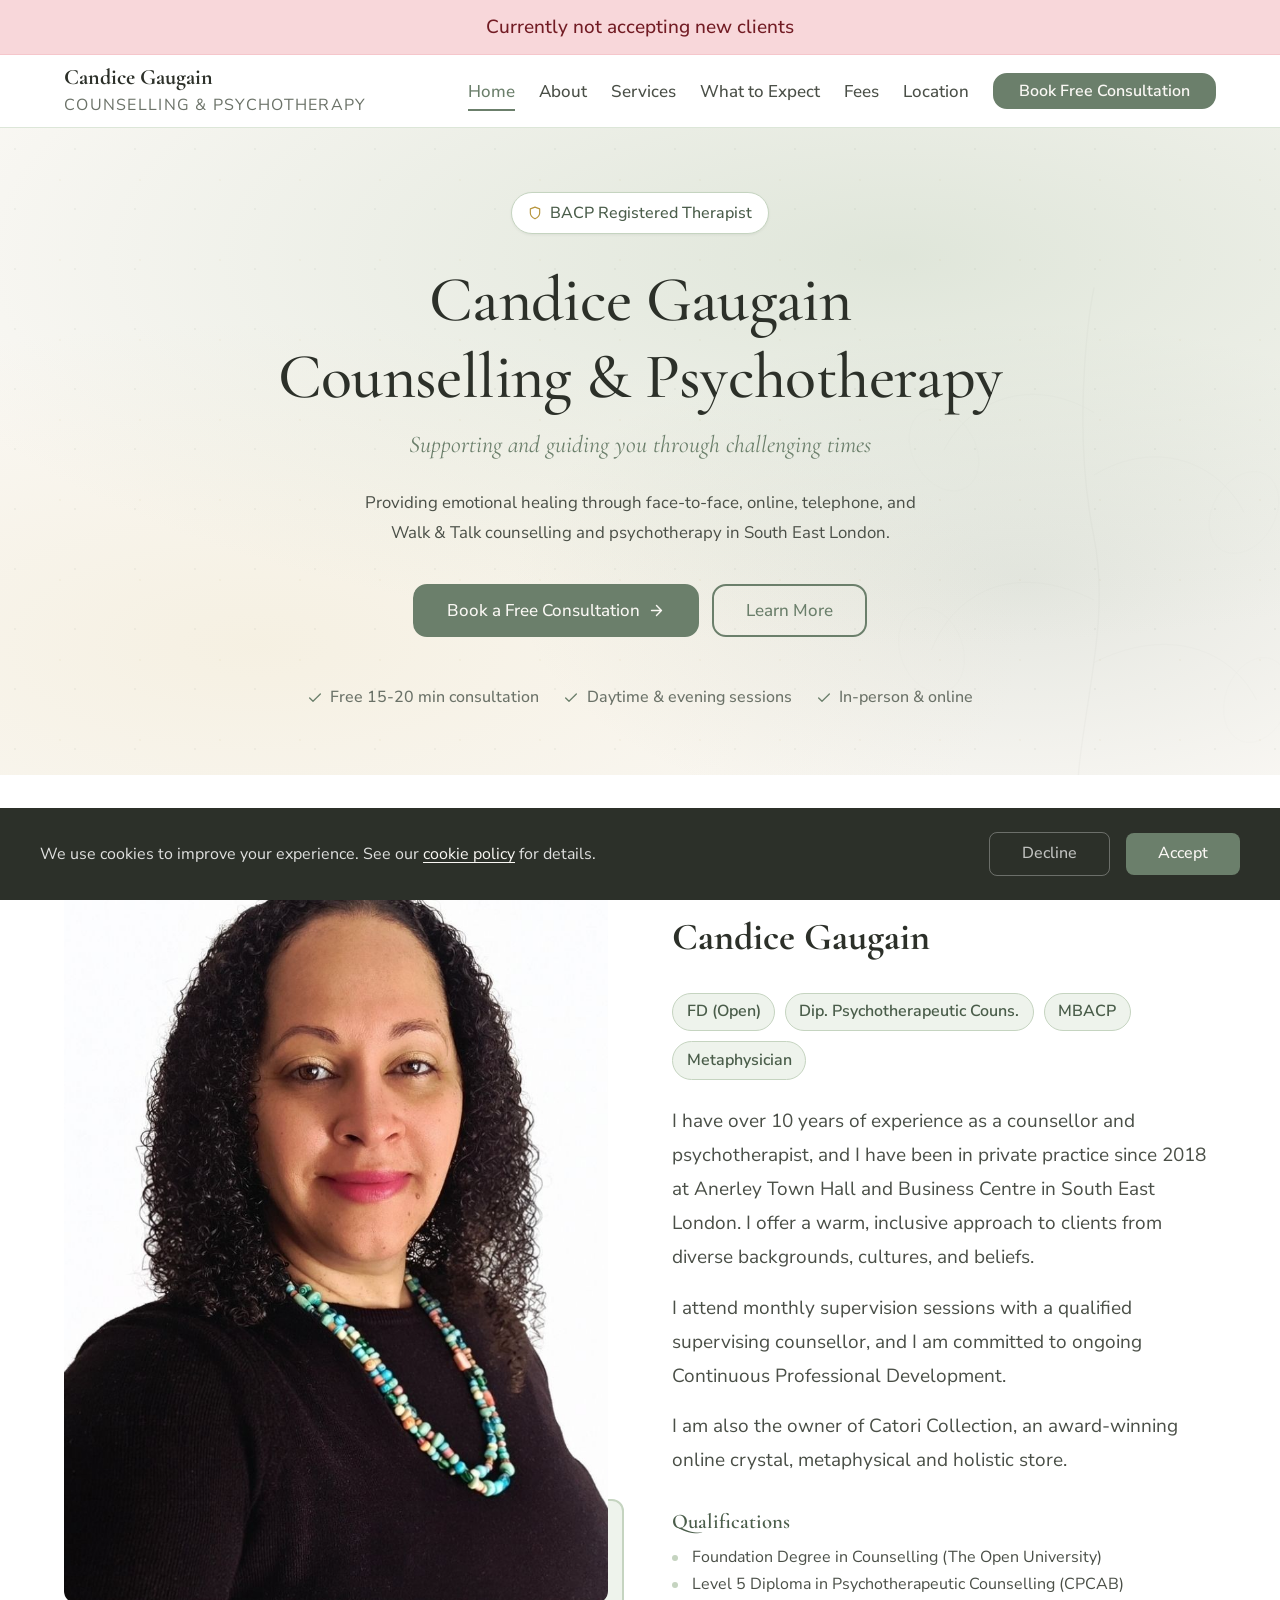
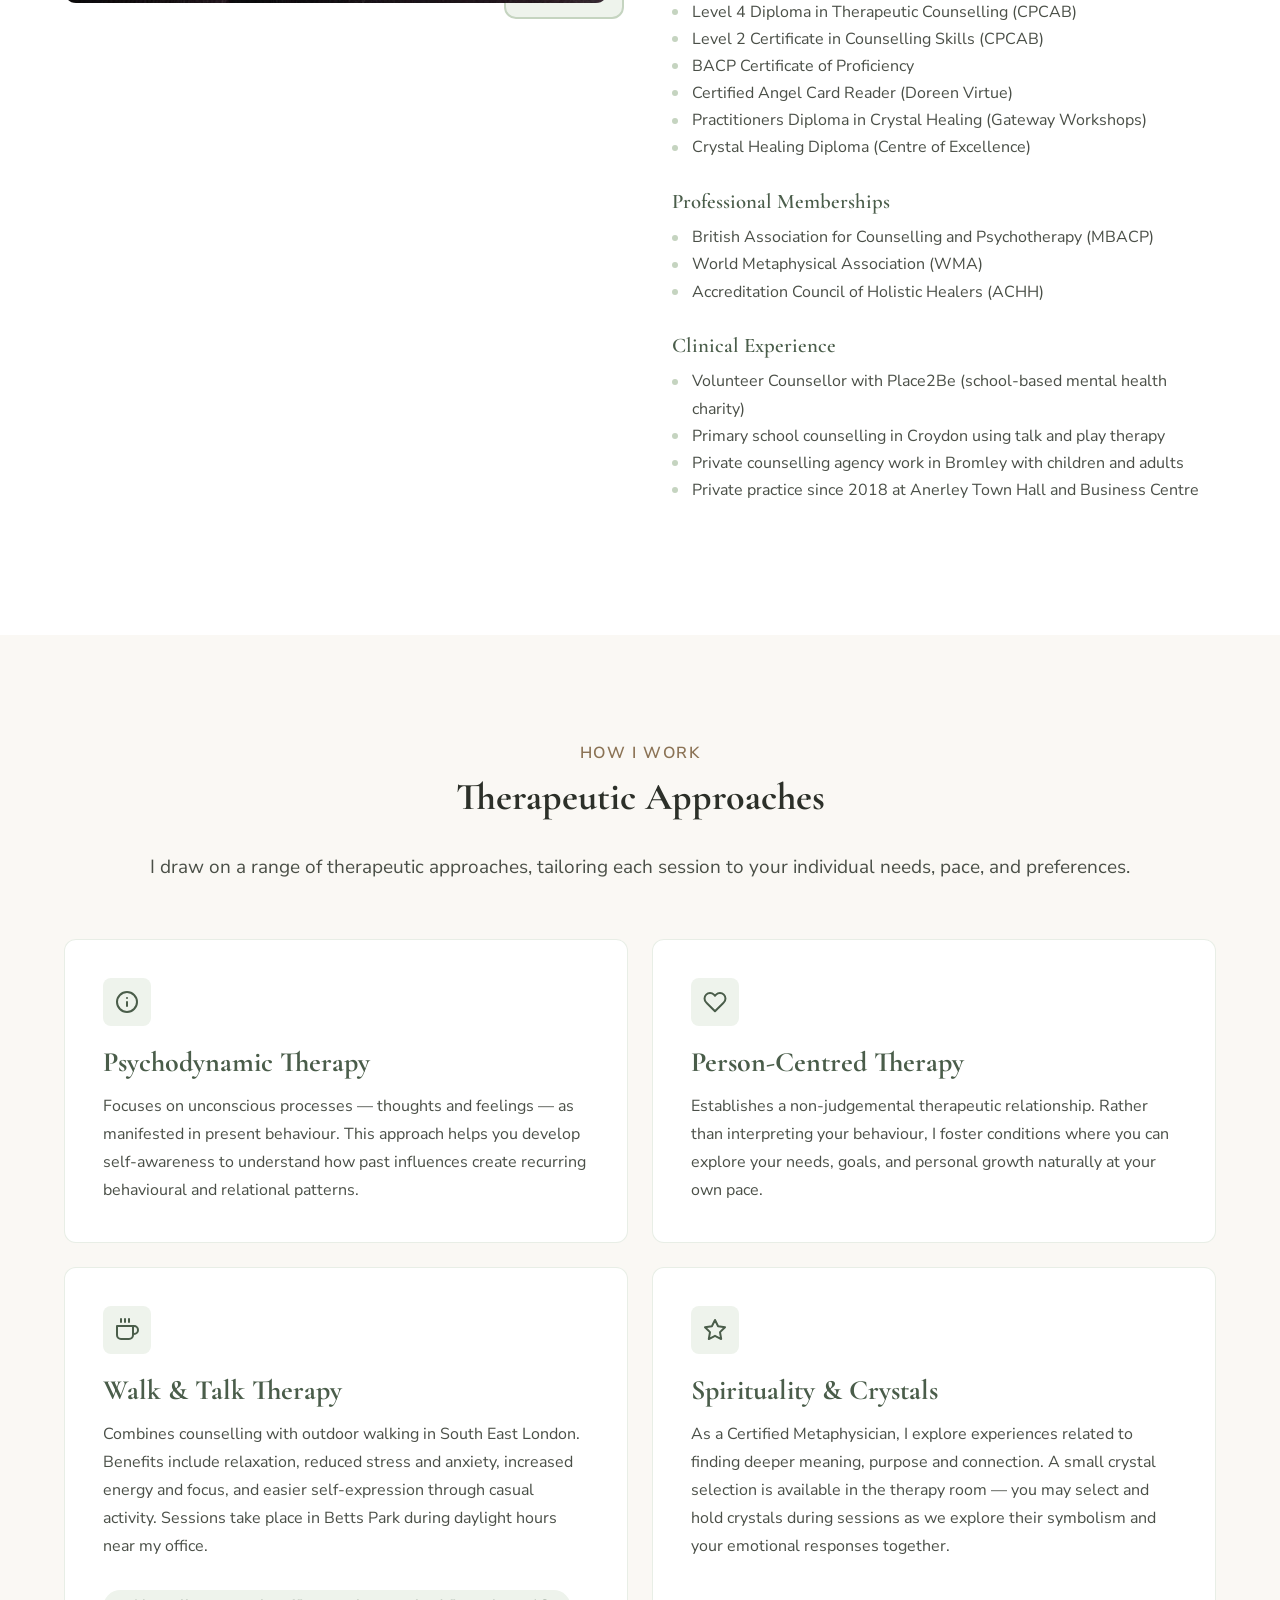
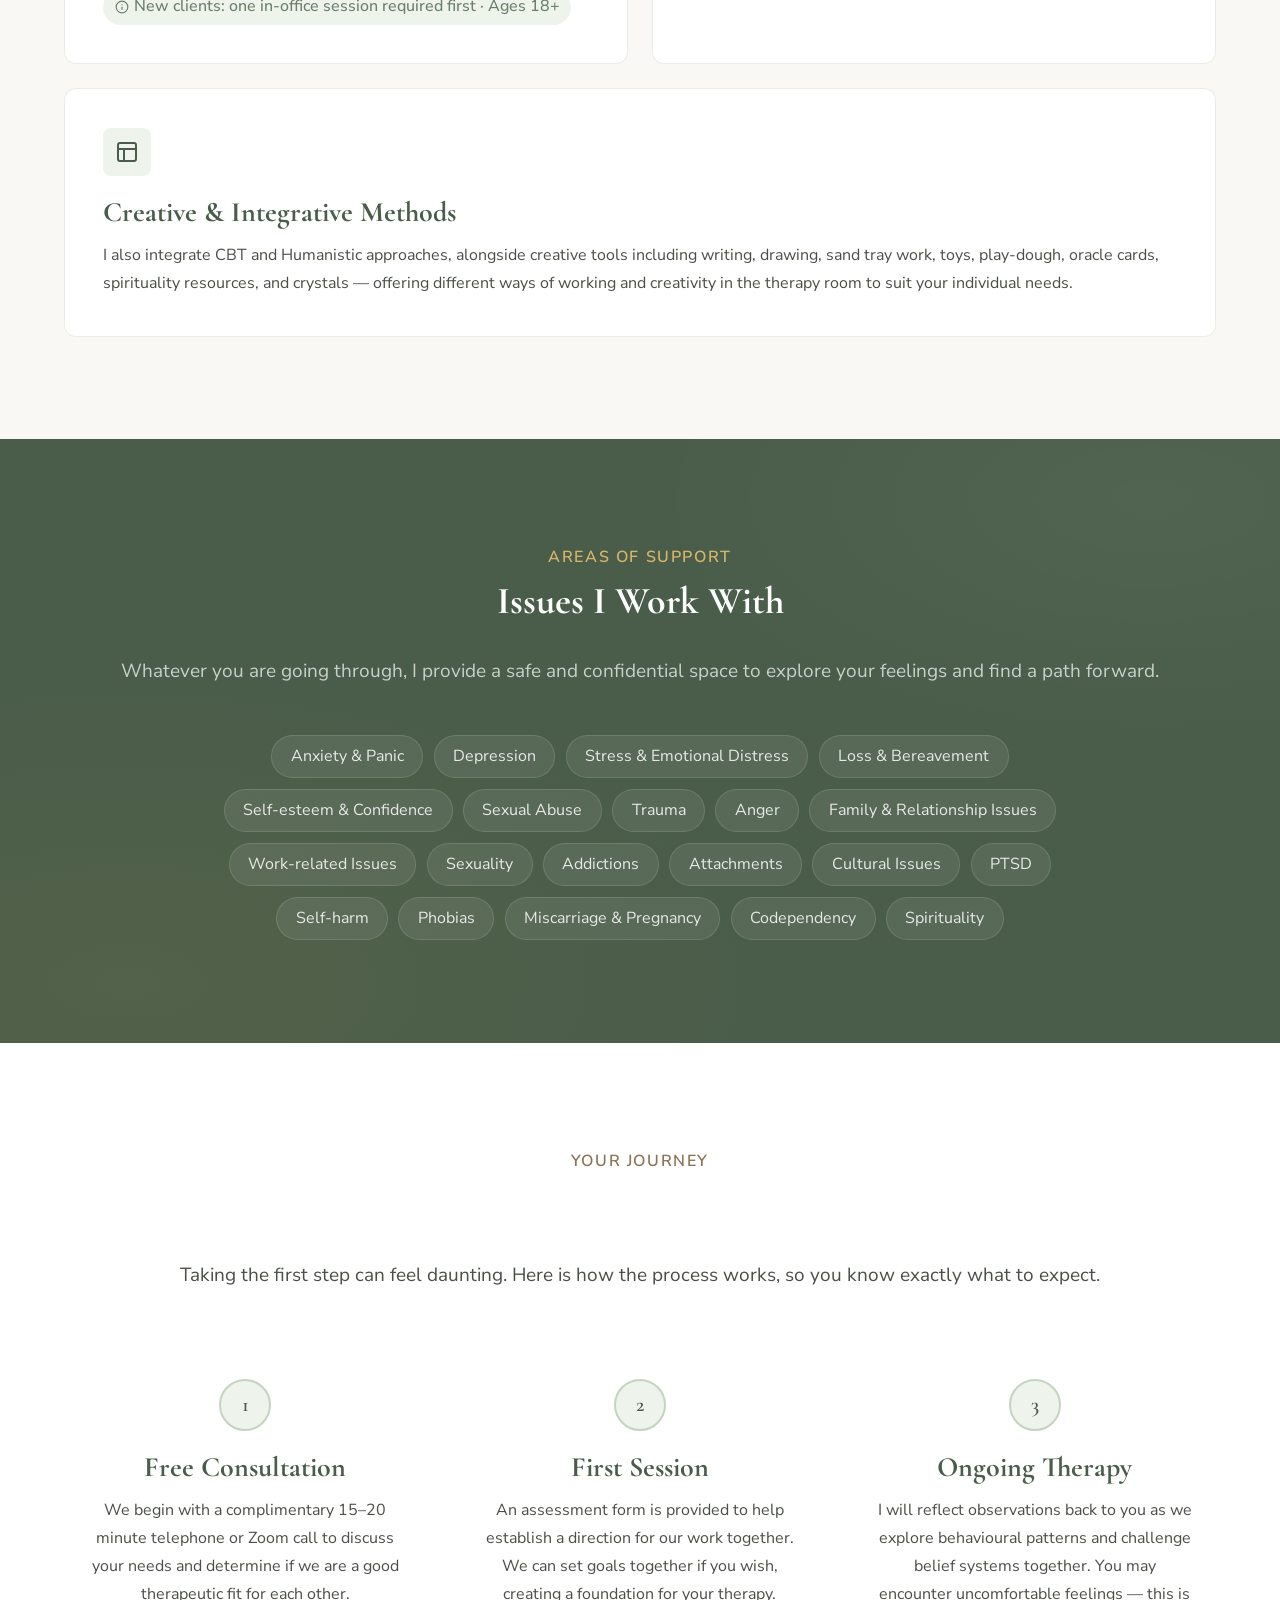
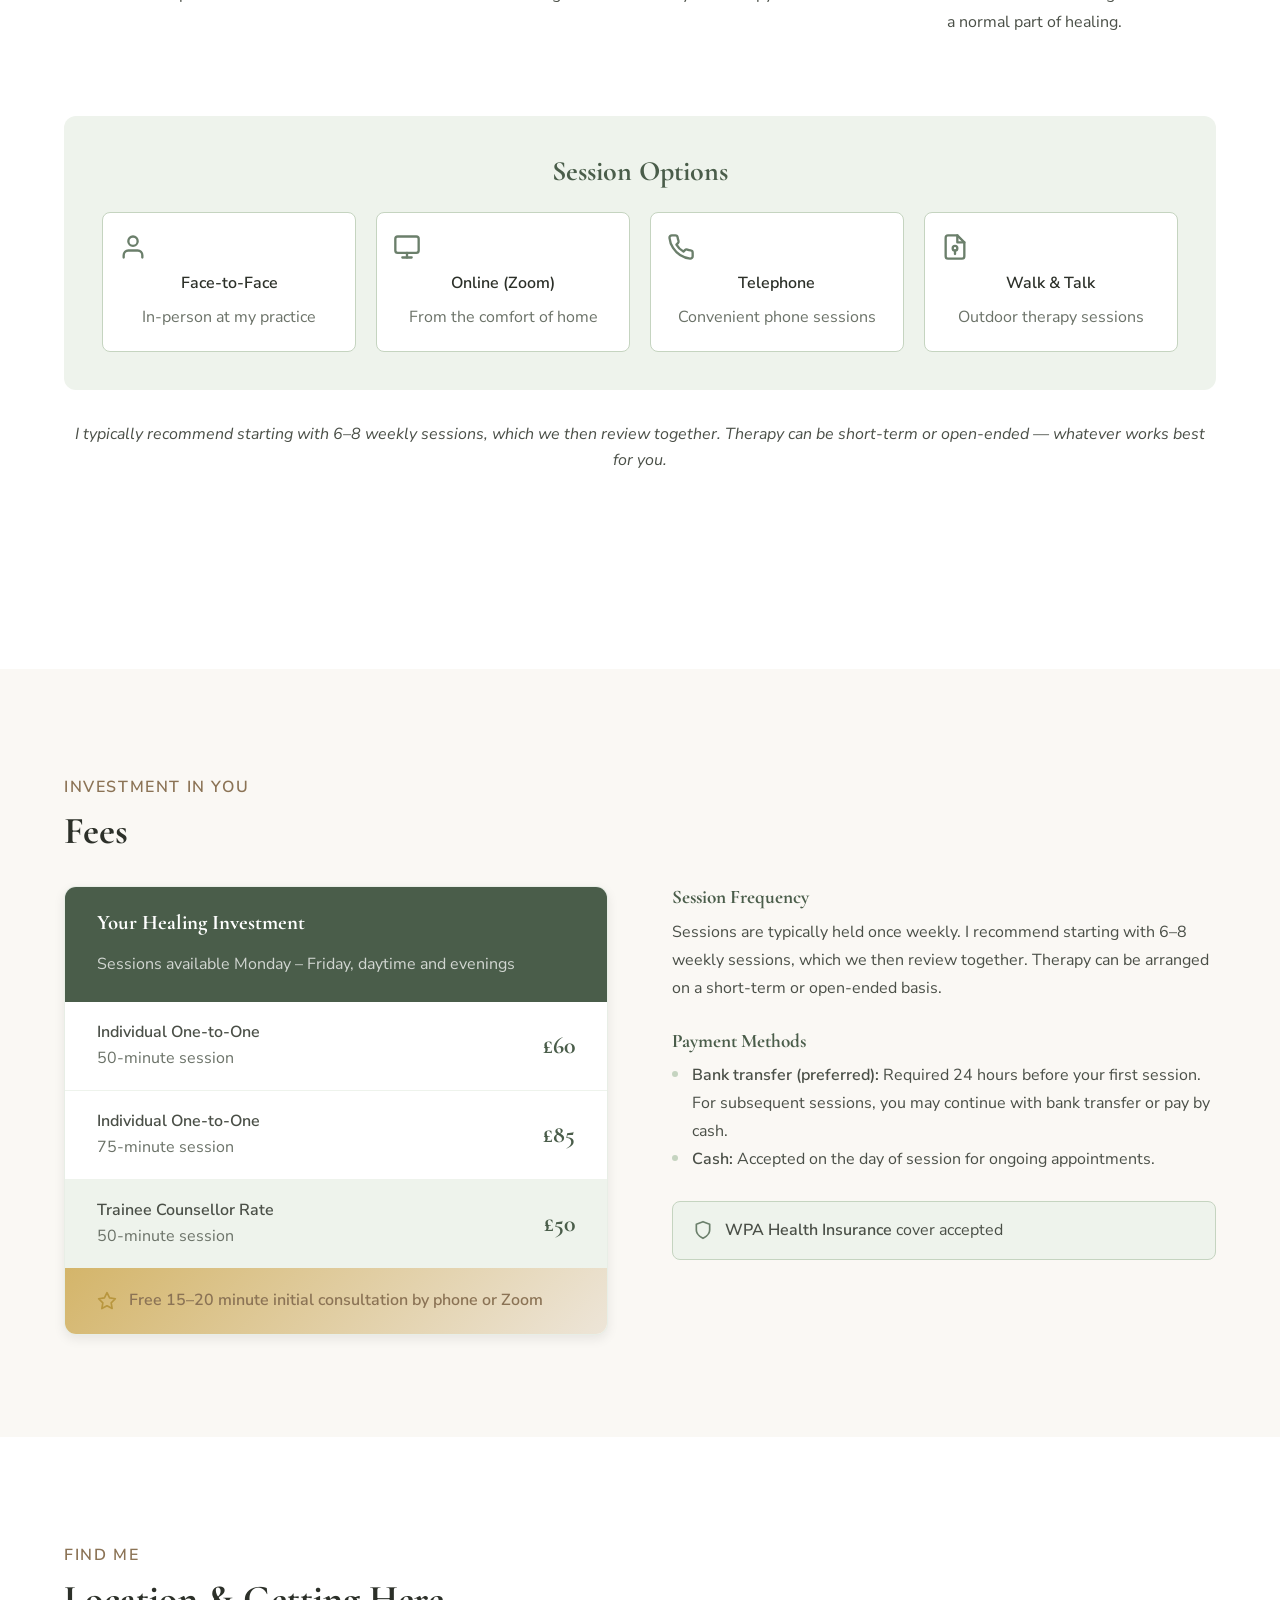
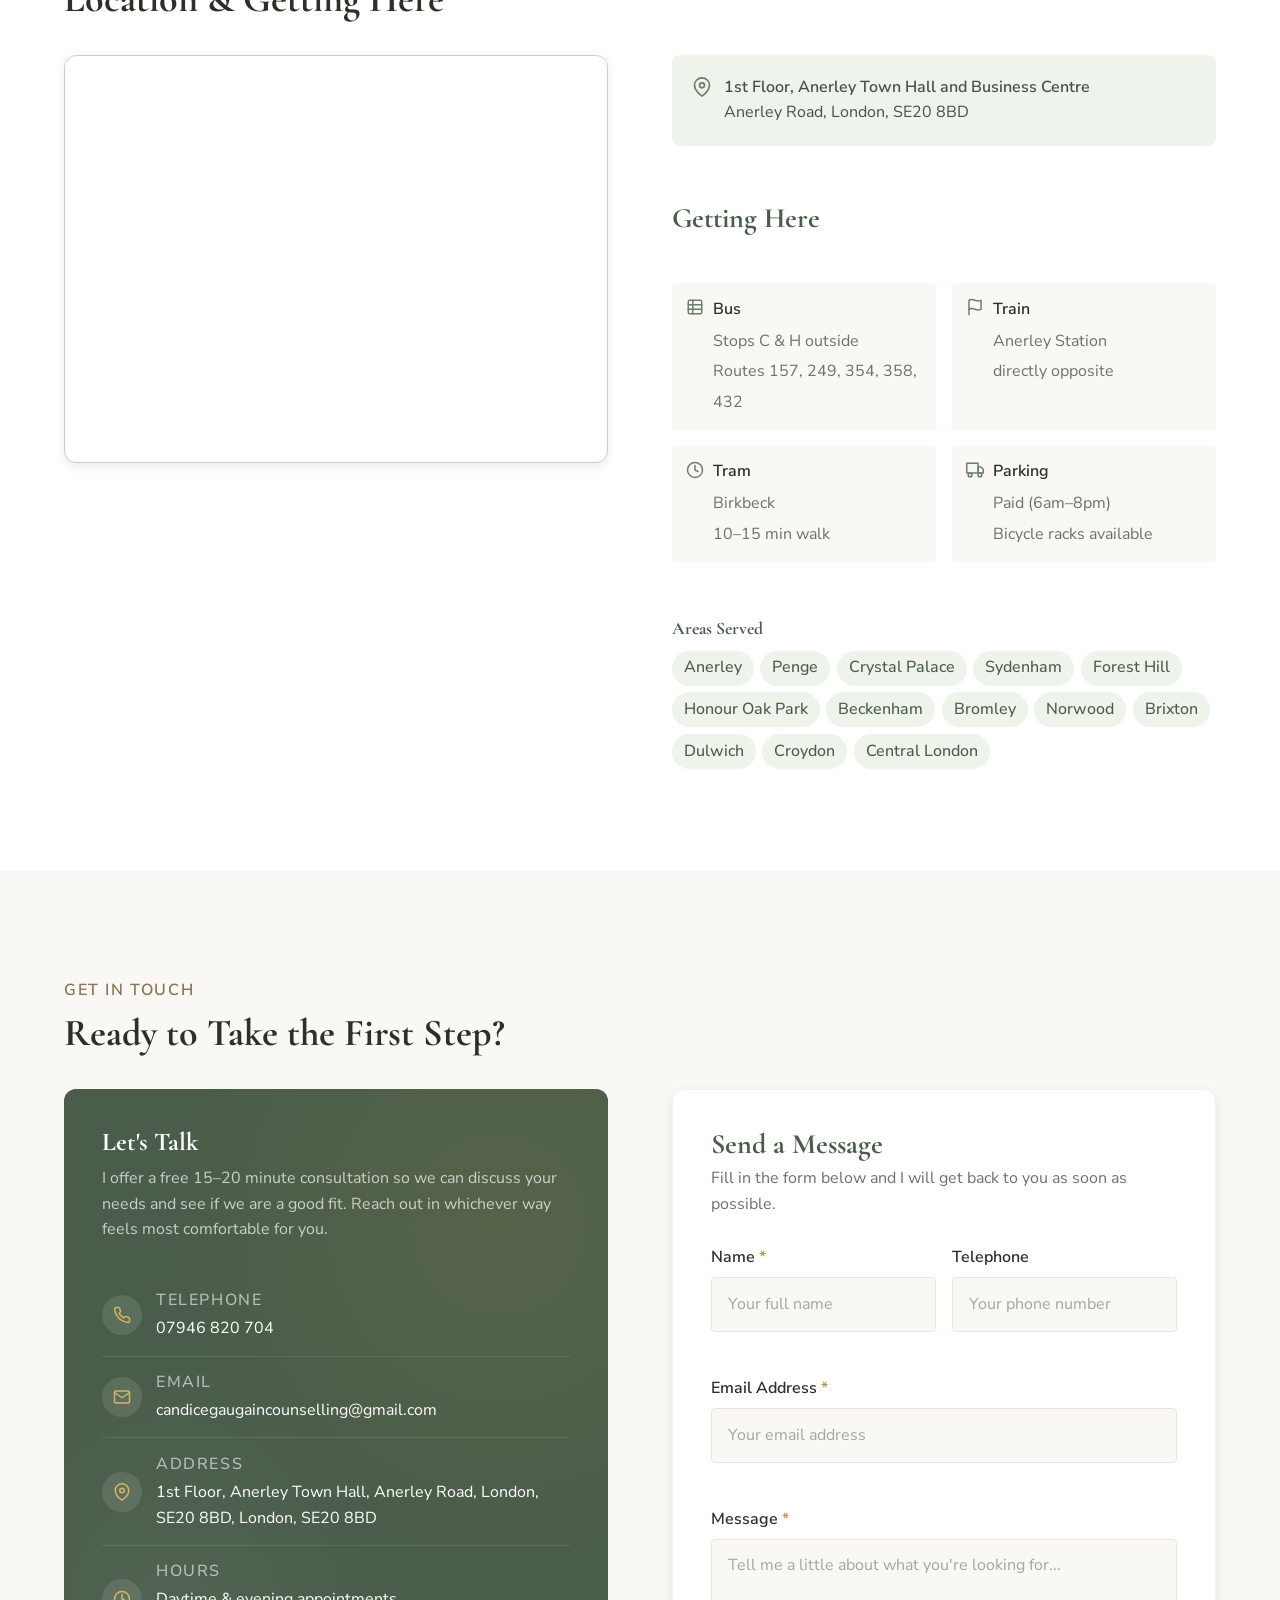
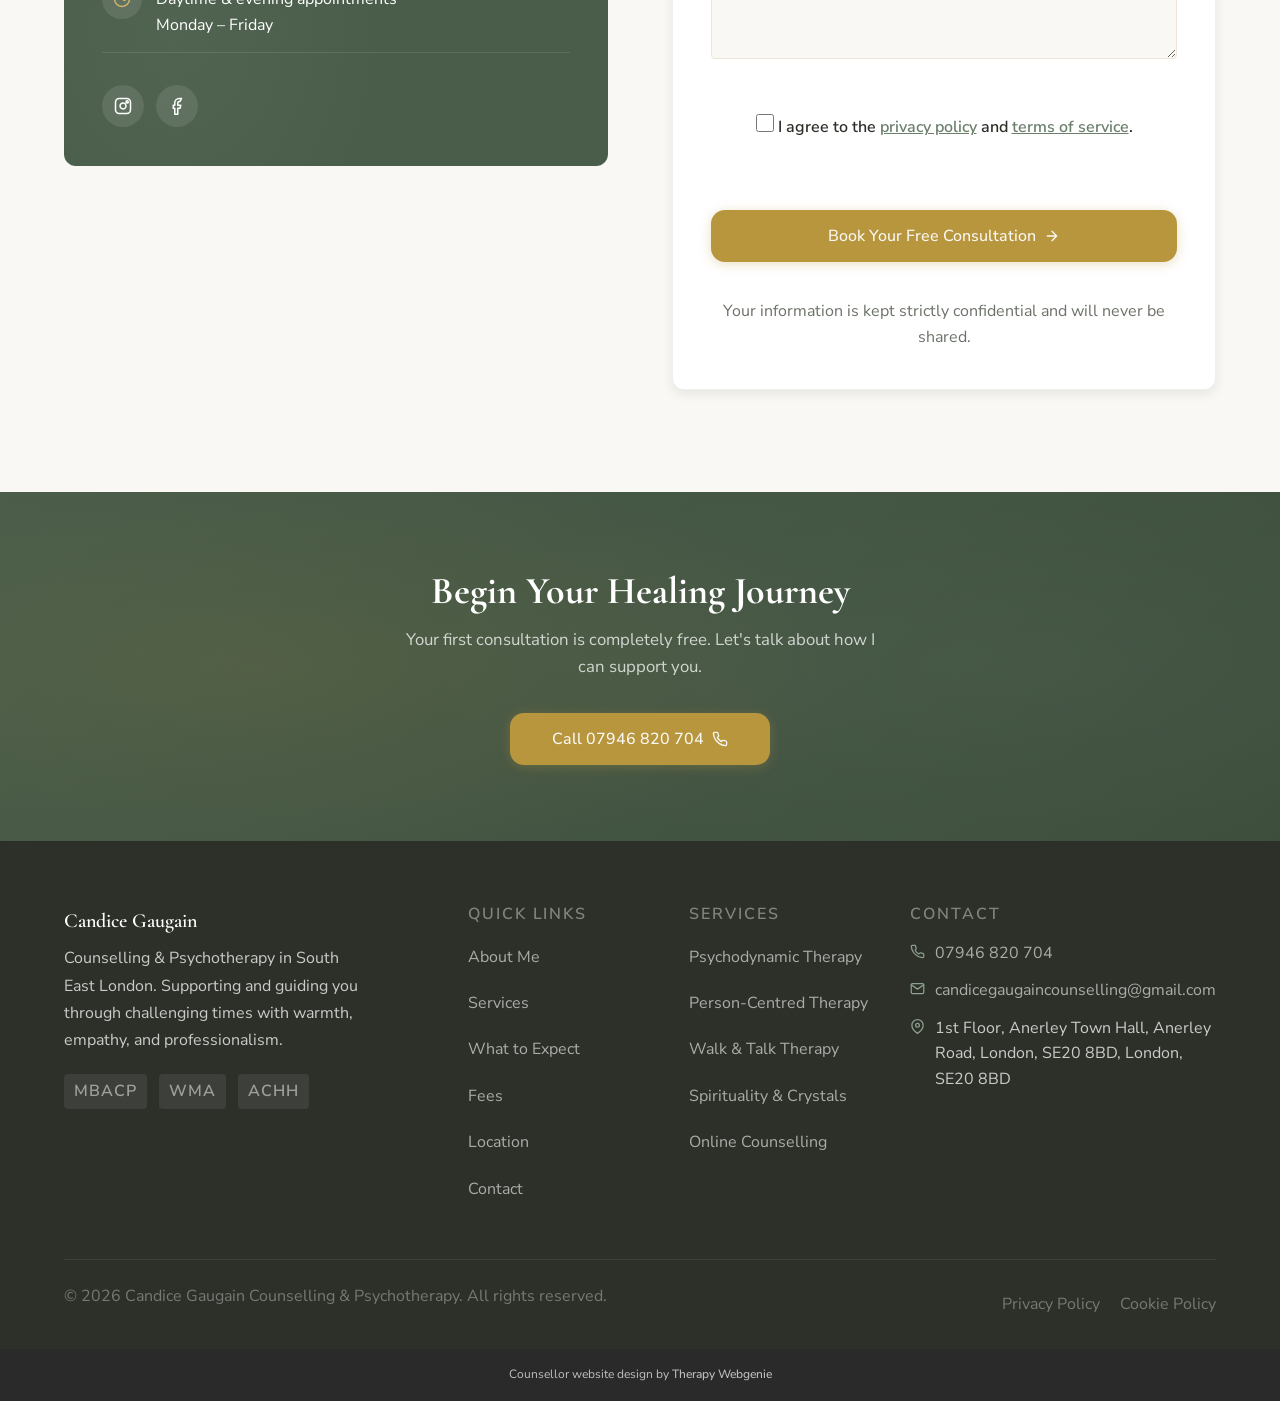
<file: index.html>
<!DOCTYPE html>
<html lang="en-GB">
<head>
    <meta charset="UTF-8">
    <meta name="viewport" content="width=device-width, initial-scale=1.0">
    <title>Counselling &amp; Psychotherapy — Candice Gaugain Counselling</title>
    <meta name="description" content="Expert counselling and psychotherapy in South East London. Face-to-face, online, and Walk &amp; Talk therapy. Free 15-20 min consultation. BACP registered.">
    <meta name="keywords" content="counselling South East London, psychotherapy Anerley, therapist Crystal Palace, counsellor Penge, anxiety therapy, depression help, BACP counsellor, Walk and Talk therapy, online counselling London">
    <meta name="author" content="Candice Gaugain">
    <meta name="robots" content="index, follow, max-image-preview:large">
    <link rel="canonical" href="https://www.candicegaugaincounselling.co.uk/">

    <!-- Open Graph -->
    <meta property="og:title" content="Candice Gaugain Counselling &amp; Psychotherapy | South East London">
    <meta property="og:description" content="Supporting and guiding you through challenging times. Experienced counsellor offering face-to-face, online, and Walk &amp; Talk therapy in South East London. Free initial consultation.">
    <meta property="og:type" content="website">
    <meta property="og:url" content="https://www.candicegaugaincounselling.co.uk/">
    <meta property="og:locale" content="en_GB">
    <meta property="og:site_name" content="Candice Gaugain Counselling &amp; Psychotherapy">

    <meta property="og:image" content="https://www.candicegaugaincounselling.co.uk/candice.jpg">
    <meta property="og:image:alt" content="Candice Gaugain - Counsellor and Psychotherapist in South East London">

    <!-- Twitter Card -->
    <meta name="twitter:card" content="summary_large_image">
    <meta name="twitter:title" content="Candice Gaugain Counselling &amp; Psychotherapy">
    <meta name="twitter:description" content="Supporting and guiding you through challenging times. Free initial consultation available.">
    <meta name="twitter:image" content="https://www.candicegaugaincounselling.co.uk/candice.jpg">

    <!-- Schema.org Structured Data -->
    <script type="application/ld+json">
    {
        "@context": "https://schema.org",
        "@type": "ProfessionalService",
        "name": "Candice Gaugain Counselling and Psychotherapy",
        "description": "Experienced counsellor and psychotherapist offering face-to-face, online, telephone and Walk & Talk therapy in South East London.",
        "url": "https://www.candicegaugaincounselling.co.uk/",
        "telephone": "+447946820704",
        "email": "candicegaugaincounselling@gmail.com",
        "address": {
            "@type": "PostalAddress",
            "streetAddress": "1st Floor, Anerley Town Hall and Business Centre, Anerley Road",
            "addressLocality": "London",
            "postalCode": "SE20 8BD",
            "addressCountry": "GB"
        },
        "geo": {
            "@type": "GeoCoordinates",
            "latitude": 51.4184,
            "longitude": -0.0687
        },
        "priceRange": "£50-£85",
        "openingHours": "Mo-Fr",
        "areaServed": [
            "Anerley", "Penge", "Crystal Palace", "Sydenham", "Forest Hill",
            "Honour Oak Park", "Beckenham", "Bromley", "Norwood", "Brixton",
            "Dulwich", "Croydon", "Central London"
        ],
        "hasOfferCatalog": {
            "@type": "OfferCatalog",
            "name": "Counselling Services",
            "itemListElement": [
                {
                    "@type": "Offer",
                    "itemOffered": {
                        "@type": "Service",
                        "name": "Individual Counselling (50 minutes)",
                        "description": "One-to-one counselling session"
                    },
                    "price": "60.00",
                    "priceCurrency": "GBP"
                },
                {
                    "@type": "Offer",
                    "itemOffered": {
                        "@type": "Service",
                        "name": "Individual Counselling (75 minutes)",
                        "description": "Extended one-to-one counselling session"
                    },
                    "price": "85.00",
                    "priceCurrency": "GBP"
                },
                {
                    "@type": "Offer",
                    "itemOffered": {
                        "@type": "Service",
                        "name": "Trainee Counsellor Rate",
                        "description": "Reduced rate for trainee counsellors"
                    },
                    "price": "50.00",
                    "priceCurrency": "GBP"
                }
            ]
        },
        "sameAs": [
            "https://www.instagram.com/therapywithcandice/",
            "https://www.facebook.com/profile.php?id=61566041616238"
        ]
    }
    </script>

    <!-- FAQ Schema -->
    <script type="application/ld+json">
    {
        "@context": "https://schema.org",
        "@type": "FAQPage",
        "mainEntity": [
            {
                "@type": "Question",
                "name": "How much does counselling cost in South East London?",
                "acceptedAnswer": {
                    "@type": "Answer",
                    "text": "Individual one-to-one counselling sessions are £60 for 50 minutes or £85 for 75 minutes. A reduced trainee counsellor rate of £50 is also available. The initial 15-20 minute consultation is completely free."
                }
            },
            {
                "@type": "Question",
                "name": "Do you offer online counselling?",
                "acceptedAnswer": {
                    "@type": "Answer",
                    "text": "Yes, I offer online counselling via Zoom as well as telephone sessions, in addition to face-to-face appointments at my practice in Anerley, South East London."
                }
            },
            {
                "@type": "Question",
                "name": "What is Walk and Talk therapy?",
                "acceptedAnswer": {
                    "@type": "Answer",
                    "text": "Walk and Talk therapy combines counselling with outdoor walking in Betts Park, near my office in South East London. Benefits include relaxation, reduced stress, increased energy and easier self-expression. New clients must complete one in-office session first. Available for ages 18+ during daylight hours."
                }
            },
            {
                "@type": "Question",
                "name": "What types of issues do you help with?",
                "acceptedAnswer": {
                    "@type": "Answer",
                    "text": "I work with a wide range of issues including anxiety, depression, stress, trauma, PTSD, bereavement, relationship difficulties, self-esteem, anger, addictions, phobias, self-harm, cultural issues, sexuality, and spirituality."
                }
            },
            {
                "@type": "Question",
                "name": "How do I book a first appointment?",
                "acceptedAnswer": {
                    "@type": "Answer",
                    "text": "You can book a free 15-20 minute initial consultation by calling 07946 820 704, emailing candicegaugaincounselling@gmail.com, or using the contact form on the website. This consultation helps us discuss your needs and determine if we are a good therapeutic fit."
                }
            }
        ]
    }
    </script>

    <!-- Geo Meta Tags (Local SEO) -->
    <meta name="geo.region" content="GB-LND">
    <meta name="geo.placename" content="Anerley, London">
    <meta name="geo.position" content="51.4184;-0.0687">
    <meta name="ICBM" content="51.4184, -0.0687">

    <!-- Favicon -->

    <!-- CSS -->
  <link rel="icon" href="images/favicon.png" type="image/png" sizes="96x96">
  <link rel="apple-touch-icon" href="images/apple-touch-icon.png">
    <link rel="stylesheet" href="css/base.css?v=1728">
    <link rel="stylesheet" href="css/components.css?v=1728">
    <link rel="stylesheet" href="css/theme.css?v=1728">

    <!-- PROFILE:schema -->
    <script type="application/ld+json">
    {
    "@context": "https://schema.org",
    "@type": "LocalBusiness",
    "name": "Candice Gaugain",
    "description": "Counselling & Psychotherapy",
    "url": "https://www.candicegaugaincounselling.co.uk",
    "email": "candicegaugaincounselling@gmail.com",
    "telephone": "07946 820 704",
    "address": {
        "@type": "PostalAddress",
        "streetAddress": "1st Floor, Anerley Town Hall, Anerley Road, London, SE20 8BD",
        "addressLocality": "London",
        "postalCode": "SE20 8BD",
        "addressCountry": "GB"
    },
    "openingHours": "Daytime & evening appointments\nMonday – Friday",
    "sameAs": [
        "https://www.facebook.com/profile.php?id=61566041616238",
        "https://www.instagram.com/therapywithcandice/"
    ]
}
    </script>
<!-- /PROFILE:schema -->
  <script type="application/ld+json">
  {
    "@context": "https://schema.org",
    "@type": "WebPage",
    "url": "https://www.candicegaugaincounselling.co.uk/",
    "primaryImageOfPage": {
      "@type": "ImageObject",
      "contentUrl": "https://www.candicegaugaincounselling.co.uk/candice.jpg",
      "width": 1079,
      "height": 1080,
      "caption": "Candice Gaugain, Counsellor and Psychotherapist"
    },
    "mainEntity": {
      "@type": "Person",
      "name": "Candice Gaugain",
      "jobTitle": "Counsellor and Psychotherapist",
      "image": "https://www.candicegaugaincounselling.co.uk/candice.jpg",
      "worksFor": {
        "@type": "LocalBusiness",
        "name": "Candice Gaugain Counselling",
        "url": "https://www.candicegaugaincounselling.co.uk"
      }
    }
  }
  </script>
<!-- BEACON -->
<script>(function(){try{var u="https:\/\/editmy.site\/api\/hit\/3";var d=JSON.stringify({p:location.pathname,r:document.referrer});if(navigator.sendBeacon){navigator.sendBeacon(u,d);}else{fetch(u,{method:"POST",keepalive:true,body:d});}}catch(e){}})();</script>
<!-- /BEACON -->
</head>
<body>

    <!-- Skip to content (Accessibility) -->
    <a href="#home" class="skip-link">Skip to main content</a>

    <!-- SECTION: banner -->
    <div class="alert-banner" style="background-color: #f8d7da; border-bottom: 1px solid #f5c6cb; padding: 12px 0; text-align: center;">
        <div class="container">
            <p style="margin: 0; color: #721c24; font-weight: 500;">Currently not accepting new clients</p>
        </div>
    </div>
    <!-- /SECTION: banner -->

    <!-- SECTION: nav -->
    <nav class="nav" role="navigation" aria-label="Main navigation">
      <div class="container nav__inner">
        <a href="./" class="nav__brand">
          <!-- PROFILE:logo --><!-- /PROFILE:logo -->
          <span class="nav__name"><!-- PROFILE:site_title -->Candice Gaugain<!-- /PROFILE:site_title --></span>
          <span class="nav__title"><!-- PROFILE:site_slogan -->Counselling &amp; Psychotherapy<!-- /PROFILE:site_slogan --></span>
        </a>
        <div class="nav__links">
          <a href="#" class="nav__link nav__link--active">Home</a>
          <a href="#about" class="nav__link">About</a>
          <a href="#services" class="nav__link">Services</a>
          <a href="#expect" class="nav__link">What to Expect</a>
          <a href="#fees" class="nav__link">Fees</a>
          <a href="#location" class="nav__link">Location</a>
          <a href="#contact" class="btn btn--primary nav__cta">Book Free Consultation</a>
        </div>
        <button class="nav__toggle" aria-label="Toggle menu" aria-expanded="false" aria-controls="mobile-menu">
          <span class="nav__toggle-bar"></span>
          <span class="nav__toggle-bar"></span>
          <span class="nav__toggle-bar"></span>
        </button>
      </div>
      <div class="nav__mobile" id="mobile-menu" role="menu">
        <a href="#" class="nav__link nav__link--active" role="menuitem">Home</a>
        <a href="#about" class="nav__link" role="menuitem">About</a>
        <a href="#services" class="nav__link" role="menuitem">Services</a>
        <a href="#expect" class="nav__link" role="menuitem">What to Expect</a>
        <a href="#fees" class="nav__link" role="menuitem">Fees</a>
        <a href="#location" class="nav__link" role="menuitem">Location</a>
        <a href="#contact" class="btn btn--primary" role="menuitem">Book Free Consultation</a>
      </div>
    </nav>
    <!-- /SECTION: nav -->

    <div class="nav-scroll" aria-hidden="true">
      <div class="container nav-scroll__inner">
        <div class="nav-scroll__brand">
          <span class="nav-scroll__name"><!-- PROFILE:site_title -->Candice Gaugain<!-- /PROFILE:site_title --></span>
          <span class="nav-scroll__title"><!-- PROFILE:site_slogan -->Counselling &amp; Psychotherapy<!-- /PROFILE:site_slogan --></span>
        </div>
        <div class="nav-scroll__right">
          <a href="tel:07946820704" class="nav-scroll__phone">
            <svg xmlns="http://www.w3.org/2000/svg" viewBox="0 0 24 24" fill="none" stroke="currentColor" stroke-width="2" stroke-linecap="round" stroke-linejoin="round"><path d="M22 16.92v3a2 2 0 0 1-2.18 2 19.79 19.79 0 0 1-8.63-3.07 19.5 19.5 0 0 1-6-6 19.79 19.79 0 0 1-3.07-8.67A2 2 0 0 1 4.11 2h3a2 2 0 0 1 2 1.72c.127.96.361 1.903.7 2.81a2 2 0 0 1-.45 2.11L8.09 9.91a16 16 0 0 0 6 6l1.27-1.27a2 2 0 0 1 2.11-.45c.907.339 1.85.573 2.81.7A2 2 0 0 1 22 16.92z"></path></svg>
            07946 820 704
          </a>
          <a href="tel:07946820704" class="nav-scroll__phone-icon" aria-label="Call us">
            <svg xmlns="http://www.w3.org/2000/svg" viewBox="0 0 24 24" fill="none" stroke="currentColor" stroke-width="2" stroke-linecap="round" stroke-linejoin="round"><path d="M22 16.92v3a2 2 0 0 1-2.18 2 19.79 19.79 0 0 1-8.63-3.07 19.5 19.5 0 0 1-6-6 19.79 19.79 0 0 1-3.07-8.67A2 2 0 0 1 4.11 2h3a2 2 0 0 1 2 1.72c.127.96.361 1.903.7 2.81a2 2 0 0 1-.45 2.11L8.09 9.91a16 16 0 0 0 6 6l1.27-1.27a2 2 0 0 1 2.11-.45c.907.339 1.85.573 2.81.7A2 2 0 0 1 22 16.92z"></path></svg>
          </a>
          <button class="nav-scroll__toggle" aria-label="Toggle menu">
            <span class="nav-scroll__toggle-bar"></span>
            <span class="nav-scroll__toggle-bar"></span>
            <span class="nav-scroll__toggle-bar"></span>
          </button>
        </div>
      </div>
    </div>

    <main>
    <!-- SECTION: hero -->
    <section class="hero" id="home">
        <div class="hero__bg" aria-hidden="true"></div>
        <svg class="hero__decor" viewBox="0 0 400 600" fill="none" xmlns="http://www.w3.org/2000/svg" aria-hidden="true">
            <path d="M200 50 C200 50 180 150 200 250 C220 350 160 450 200 550" stroke="currentColor" stroke-width="1" fill="none" opacity="0.5"/>
            <path d="M200 150 C150 120 100 140 80 180" stroke="currentColor" stroke-width="0.8" fill="none" opacity="0.3"/>
            <path d="M200 200 C250 170 300 190 320 230" stroke="currentColor" stroke-width="0.8" fill="none" opacity="0.3"/>
            <path d="M200 300 C140 270 90 290 70 340" stroke="currentColor" stroke-width="0.8" fill="none" opacity="0.3"/>
            <path d="M200 350 C260 320 310 340 330 380" stroke="currentColor" stroke-width="0.8" fill="none" opacity="0.3"/>
            <ellipse cx="80" cy="180" rx="25" ry="35" stroke="currentColor" stroke-width="0.6" fill="none" opacity="0.2" transform="rotate(-30 80 180)"/>
            <ellipse cx="320" cy="230" rx="25" ry="35" stroke="currentColor" stroke-width="0.6" fill="none" opacity="0.2" transform="rotate(30 320 230)"/>
            <ellipse cx="70" cy="340" rx="25" ry="35" stroke="currentColor" stroke-width="0.6" fill="none" opacity="0.2" transform="rotate(-20 70 340)"/>
            <ellipse cx="330" cy="380" rx="25" ry="35" stroke="currentColor" stroke-width="0.6" fill="none" opacity="0.2" transform="rotate(20 330 380)"/>
        </svg>
        <div class="container">
            <div class="hero__content">
                <div class="hero__badge">
                    <svg viewBox="0 0 24 24" fill="none" stroke="currentColor" stroke-width="2" stroke-linecap="round" stroke-linejoin="round"><path d="M12 22s8-4 8-10V5l-8-3-8 3v7c0 6 8 10 8 10z"/></svg>
                    BACP Registered Therapist
                </div>
                <h1>Candice Gaugain<br>Counselling &amp; Psychotherapy</h1>
                <p class="hero__subtitle">Supporting and guiding you through challenging times</p>
                <p class="hero__text">Providing emotional healing through face-to-face, online, telephone, and Walk &amp; Talk counselling and psychotherapy in South East London.</p>
                <div class="hero__actions">
                    <a href="#contact" class="btn btn--primary">
                        Book a Free Consultation
                        <svg viewBox="0 0 24 24" fill="none" stroke="currentColor" stroke-width="2" stroke-linecap="round" stroke-linejoin="round"><path d="M5 12h14M12 5l7 7-7 7"/></svg>
                    </a>
                    <a href="#about" class="btn btn--secondary">Learn More</a>
                </div>
                <div class="hero__trust">
                    <span class="hero__trust-item">
                        <svg viewBox="0 0 24 24" fill="none" stroke="currentColor" stroke-width="2" stroke-linecap="round" stroke-linejoin="round"><polyline points="20 6 9 17 4 12"/></svg>
                        Free 15-20 min consultation
                    </span>
                    <span class="hero__trust-item">
                        <svg viewBox="0 0 24 24" fill="none" stroke="currentColor" stroke-width="2" stroke-linecap="round" stroke-linejoin="round"><polyline points="20 6 9 17 4 12"/></svg>
                        Daytime &amp; evening sessions
                    </span>
                    <span class="hero__trust-item">
                        <svg viewBox="0 0 24 24" fill="none" stroke="currentColor" stroke-width="2" stroke-linecap="round" stroke-linejoin="round"><polyline points="20 6 9 17 4 12"/></svg>
                        In-person &amp; online
                    </span>
                </div>
            </div>
        </div>
    </section>
    <!-- /SECTION: hero -->

    <!-- SECTION: about -->
    <section class="about" id="about">
        <div class="container">
            <div class="about__grid">
                <div class="about__photo-area reveal">
                    <div class="about__photo-frame">
                        <img src="images/candice.jpg" alt="Candice Gaugain - Counsellor and Psychotherapist in South East London" loading="lazy" width="400" height="533" style="width:100%; height:100%; object-fit:cover;">
                    </div>
                    <div class="about__photo-accent" aria-hidden="true"></div>
                </div>
                <div class="about__content">
                    <span class="section-label reveal">About</span>
                    <h2 class="section-heading reveal reveal-delay-1">Candice Gaugain</h2>
                    <div class="about__credentials reveal reveal-delay-2">
                        <span class="about__credential-badge">FD (Open)</span>
                        <span class="about__credential-badge">Dip. Psychotherapeutic Couns.</span>
                        <span class="about__credential-badge">MBACP</span>
                        <span class="about__credential-badge">Metaphysician</span>
                    </div>
                    <p class="about__text reveal reveal-delay-2">
                        I have over 10 years of experience as a counsellor and psychotherapist, and I have been in private practice since 2018 at Anerley Town Hall and Business Centre in South East London. I offer a warm, inclusive approach to clients from diverse backgrounds, cultures, and beliefs.
                    </p>
                    <p class="about__text reveal reveal-delay-3">
                        I attend monthly supervision sessions with a qualified supervising counsellor, and I am committed to ongoing Continuous Professional Development.
                    </p>
                    <p class="about__text reveal reveal-delay-3">
                        I am also the owner of Catori Collection, an award-winning online crystal, metaphysical and holistic store.
                    </p>

                    <div class="about__details reveal reveal-delay-3">
                        <div class="about__detail-group">
                            <h4 style="font-size: 1.3rem;">Qualifications</h4>
                            <ul>
                                <li>Foundation Degree in Counselling (The Open University)</li>
                                <li>Level 5 Diploma in Psychotherapeutic Counselling (CPCAB)</li>
                                <li>Level 4 Diploma in Therapeutic Counselling (CPCAB)</li>
                                <li>Level 2 Certificate in Counselling Skills (CPCAB)</li>
                                <li>BACP Certificate of Proficiency</li>
                                <li>Certified Angel Card Reader (Doreen Virtue)</li>
                                <li>Practitioners Diploma in Crystal Healing (Gateway Workshops)</li>
                                <li>Crystal Healing Diploma (Centre of Excellence)</li>
                            </ul>
                        </div>

                        <div class="about__detail-group">
                            <h4 style="font-size: 1.3rem;">Professional Memberships</h4>
                            <ul>
                                <li>British Association for Counselling and Psychotherapy (MBACP)</li>
                                <li>World Metaphysical Association (WMA)</li>
                                <li>Accreditation Council of Holistic Healers (ACHH)</li>
                            </ul>
                        </div>

                        <div class="about__detail-group">
                            <h4 style="font-size: 1.3rem;">Clinical Experience</h4>
                            <ul>
                                <li>Volunteer Counsellor with Place2Be (school-based mental health charity)</li>
                                <li>Primary school counselling in Croydon using talk and play therapy</li>
                                <li>Private counselling agency work in Bromley with children and adults</li>
                                <li>Private practice since 2018 at Anerley Town Hall and Business Centre</li>
                            </ul>
                        </div>
                    </div>
                </div>
            </div>
        </div>
    </section>
    <!-- /SECTION: about -->

    <!-- SECTION: services -->
    <section class="services" id="services">
        <div class="container">
            <div class="services__header">
                <span class="section-label reveal">How I Work</span>
                <h2 class="section-heading reveal reveal-delay-1">Therapeutic Approaches</h2>
                <p class="section-intro reveal reveal-delay-2">I draw on a range of therapeutic approaches, tailoring each session to your individual needs, pace, and preferences.</p>
            </div>

            <div class="services__grid">
                <div class="service-card reveal">
                    <div class="service-card__icon">
                        <svg viewBox="0 0 24 24" fill="none" stroke="currentColor" stroke-width="2" stroke-linecap="round" stroke-linejoin="round"><circle cx="12" cy="12" r="10"/><path d="M12 16v-4M12 8h.01"/></svg>
                    </div>
                    <h3>Psychodynamic Therapy</h3>
                    <p>Focuses on unconscious processes — thoughts and feelings — as manifested in present behaviour. This approach helps you develop self-awareness to understand how past influences create recurring behavioural and relational patterns.</p>
                </div>

                <div class="service-card reveal reveal-delay-1">
                    <div class="service-card__icon">
                        <svg viewBox="0 0 24 24" fill="none" stroke="currentColor" stroke-width="2" stroke-linecap="round" stroke-linejoin="round"><path d="M20.84 4.61a5.5 5.5 0 0 0-7.78 0L12 5.67l-1.06-1.06a5.5 5.5 0 0 0-7.78 7.78l1.06 1.06L12 21.23l7.78-7.78 1.06-1.06a5.5 5.5 0 0 0 0-7.78z"/></svg>
                    </div>
                    <h3>Person-Centred Therapy</h3>
                    <p>Establishes a non-judgemental therapeutic relationship. Rather than interpreting your behaviour, I foster conditions where you can explore your needs, goals, and personal growth naturally at your own pace.</p>
                </div>

                <div class="service-card reveal reveal-delay-2">
                    <div class="service-card__icon">
                        <svg viewBox="0 0 24 24" fill="none" stroke="currentColor" stroke-width="2" stroke-linecap="round" stroke-linejoin="round"><path d="M18 8h1a4 4 0 0 1 0 8h-1M2 8h16v9a4 4 0 0 1-4 4H6a4 4 0 0 1-4-4V8zM6 1v3M10 1v3M14 1v3"/></svg>
                    </div>
                    <h3>Walk &amp; Talk Therapy</h3>
                    <p>Combines counselling with outdoor walking in South East London. Benefits include relaxation, reduced stress and anxiety, increased energy and focus, and easier self-expression through casual activity. Sessions take place in Betts Park during daylight hours near my office.</p>
                    <span class="service-card__note">
                        <svg width="14" height="14" viewBox="0 0 24 24" fill="none" stroke="currentColor" stroke-width="2" stroke-linecap="round" stroke-linejoin="round"><circle cx="12" cy="12" r="10"/><path d="M12 16v-4M12 8h.01"/></svg>
                        New clients: one in-office session required first &middot; Ages 18+
                    </span>
                </div>

                <div class="service-card reveal reveal-delay-3">
                    <div class="service-card__icon">
                        <svg viewBox="0 0 24 24" fill="none" stroke="currentColor" stroke-width="2" stroke-linecap="round" stroke-linejoin="round"><polygon points="12 2 15.09 8.26 22 9.27 17 14.14 18.18 21.02 12 17.77 5.82 21.02 7 14.14 2 9.27 8.91 8.26 12 2"/></svg>
                    </div>
                    <h3>Spirituality &amp; Crystals</h3>
                    <p>As a Certified Metaphysician, I explore experiences related to finding deeper meaning, purpose and connection. A small crystal selection is available in the therapy room — you may select and hold crystals during sessions as we explore their symbolism and your emotional responses together.</p>
                </div>

                <div class="service-card service-card--wide reveal">
                    <div class="service-card__icon">
                        <svg viewBox="0 0 24 24" fill="none" stroke="currentColor" stroke-width="2" stroke-linecap="round" stroke-linejoin="round"><rect x="3" y="3" width="18" height="18" rx="2" ry="2"/><line x1="3" y1="9" x2="21" y2="9"/><line x1="9" y1="21" x2="9" y2="9"/></svg>
                    </div>
                    <h3>Creative &amp; Integrative Methods</h3>
                    <p>I also integrate CBT and Humanistic approaches, alongside creative tools including writing, drawing, sand tray work, toys, play-dough, oracle cards, spirituality resources, and crystals — offering different ways of working and creativity in the therapy room to suit your individual needs.</p>
                </div>
            </div>
        </div>
    </section>

    <!-- /SECTION: services -->

    <!-- SECTION: issues -->
    <section class="issues" id="issues">
        <div class="container">
            <div class="issues__inner">
                <div class="issues__header">
                    <span class="section-label reveal">Areas of Support</span>
                    <h2 class="section-heading reveal reveal-delay-1">Issues I Work With</h2>
                    <p class="section-intro reveal reveal-delay-2">Whatever you are going through, I provide a safe and confidential space to explore your feelings and find a path forward.</p>
                </div>
                <div class="issues__tags reveal reveal-delay-3">
                    <span class="issue-tag">Anxiety &amp; Panic</span>
                    <span class="issue-tag">Depression</span>
                    <span class="issue-tag">Stress &amp; Emotional Distress</span>
                    <span class="issue-tag">Loss &amp; Bereavement</span>
                    <span class="issue-tag">Self-esteem &amp; Confidence</span>
                    <span class="issue-tag">Sexual Abuse</span>
                    <span class="issue-tag">Trauma</span>
                    <span class="issue-tag">Anger</span>
                    <span class="issue-tag">Family &amp; Relationship Issues</span>
                    <span class="issue-tag">Work-related Issues</span>
                    <span class="issue-tag">Sexuality</span>
                    <span class="issue-tag">Addictions</span>
                    <span class="issue-tag">Attachments</span>
                    <span class="issue-tag">Cultural Issues</span>
                    <span class="issue-tag">PTSD</span>
                    <span class="issue-tag">Self-harm</span>
                    <span class="issue-tag">Phobias</span>
                    <span class="issue-tag">Miscarriage &amp; Pregnancy</span>
                    <span class="issue-tag">Codependency</span>
                    <span class="issue-tag">Spirituality</span>
                </div>
            </div>
        </div>
    </section>

    <!-- /SECTION: issues -->

    <!-- SECTION: expect -->
    <section class="expect" id="expect">
        <div class="container">
            <div class="expect__header">
                <span class="section-label reveal">Your Journey</span>
                <h2 class="section-heading reveal reveal-delay-1">What to Expect</h2>
                <p class="section-intro reveal reveal-delay-2">Taking the first step can feel daunting. Here is how the process works, so you know exactly what to expect.</p>
            </div>

            <div class="expect__steps">
                <div class="expect-step reveal">
                    <div class="expect-step__number">1</div>
                    <h3>Free Consultation</h3>
                    <p>We begin with a complimentary 15–20 minute telephone or Zoom call to discuss your needs and determine if we are a good therapeutic fit for each other.</p>
                </div>
                <div class="expect-step reveal reveal-delay-1">
                    <div class="expect-step__number">2</div>
                    <h3>First Session</h3>
                    <p>An assessment form is provided to help establish a direction for our work together. We can set goals together if you wish, creating a foundation for your therapy.</p>
                </div>
                <div class="expect-step reveal reveal-delay-2">
                    <div class="expect-step__number">3</div>
                    <h3>Ongoing Therapy</h3>
                    <p>I will reflect observations back to you as we explore behavioural patterns and challenge belief systems together. You may encounter uncomfortable feelings — this is a normal part of healing.</p>
                </div>
            </div>

            <div class="expect__options reveal">
                <h3>Session Options</h3>
                <div class="expect__options-grid">
                    <div class="option-item">
                        <svg viewBox="0 0 24 24" fill="none" stroke="currentColor" stroke-width="2" stroke-linecap="round" stroke-linejoin="round"><path d="M20 21v-2a4 4 0 0 0-4-4H8a4 4 0 0 0-4 4v2"/><circle cx="12" cy="7" r="4"/></svg>
                        <strong>Face-to-Face</strong>
                        <span>In-person at my practice</span>
                    </div>
                    <div class="option-item">
                        <svg viewBox="0 0 24 24" fill="none" stroke="currentColor" stroke-width="2" stroke-linecap="round" stroke-linejoin="round"><rect x="2" y="3" width="20" height="14" rx="2" ry="2"/><line x1="8" y1="21" x2="16" y2="21"/><line x1="12" y1="17" x2="12" y2="21"/></svg>
                        <strong>Online (Zoom)</strong>
                        <span>From the comfort of home</span>
                    </div>
                    <div class="option-item">
                        <svg viewBox="0 0 24 24" fill="none" stroke="currentColor" stroke-width="2" stroke-linecap="round" stroke-linejoin="round"><path d="M22 16.92v3a2 2 0 0 1-2.18 2 19.79 19.79 0 0 1-8.63-3.07 19.5 19.5 0 0 1-6-6 19.79 19.79 0 0 1-3.07-8.67A2 2 0 0 1 4.11 2h3a2 2 0 0 1 2 1.72 12.84 12.84 0 0 0 .7 2.81 2 2 0 0 1-.45 2.11L8.09 9.91a16 16 0 0 0 6 6l1.27-1.27a2 2 0 0 1 2.11-.45 12.84 12.84 0 0 0 2.81.7A2 2 0 0 1 22 16.92z"/></svg>
                        <strong>Telephone</strong>
                        <span>Convenient phone sessions</span>
                    </div>
                    <div class="option-item">
                        <svg viewBox="0 0 24 24" fill="none" stroke="currentColor" stroke-width="2" stroke-linecap="round" stroke-linejoin="round"><path d="M14 2H6a2 2 0 0 0-2 2v16a2 2 0 0 0 2 2h12a2 2 0 0 0 2-2V8z"/><polyline points="14 2 14 8 20 8"/><circle cx="12" cy="13" r="2"/><path d="M12 15v3"/></svg>
                        <strong>Walk &amp; Talk</strong>
                        <span>Outdoor therapy sessions</span>
                    </div>
                </div>
            </div>

            <p class="expect__note reveal">I typically recommend starting with 6–8 weekly sessions, which we then review together. Therapy can be short-term or open-ended — whatever works best for you.</p>

            <div class="expect__cta reveal">
                <a href="#contact" class="btn btn--primary">
                    Book Your Free Consultation
                    <svg viewBox="0 0 24 24" fill="none" stroke="currentColor" stroke-width="2" stroke-linecap="round" stroke-linejoin="round"><path d="M5 12h14M12 5l7 7-7 7"/></svg>
                </a>
            </div>
        </div>
    </section>

    <!-- /SECTION: expect -->

    <!-- SECTION: fees -->
    <section class="fees" id="fees">
        <div class="container">
            <span class="section-label reveal">Investment in You</span>
            <h2 class="section-heading reveal reveal-delay-1">Fees</h2>

            <div class="fees__inner">
                <div class="fees__table-wrap reveal reveal-delay-2">
                    <div class="fees__table-header">
                        <h3>Your Healing Investment</h3>
                        <p>Sessions available Monday – Friday, daytime and evenings</p>
                    </div>
                    <table class="fees__table" role="table">
                        <caption class="sr-only">Counselling session fees</caption>
                        <tbody>
                            <tr>
                                <td>
                                    <strong>Individual One-to-One</strong><br>
                                    <span style="font-size: 1rem; color: var(--color-text-light);">50-minute session</span>
                                </td>
                                <td>&pound;60</td>
                            </tr>
                            <tr>
                                <td>
                                    <strong>Individual One-to-One</strong><br>
                                    <span style="font-size: 1rem; color: var(--color-text-light);">75-minute session</span>
                                </td>
                                <td>&pound;85</td>
                            </tr>
                            <tr class="highlight">
                                <td>
                                    <strong>Trainee Counsellor Rate</strong><br>
                                    <span style="font-size: 1rem; color: var(--color-text-light);">50-minute session</span>
                                </td>
                                <td>&pound;50</td>
                            </tr>
                        </tbody>
                    </table>
                    <div class="fees__free-banner">
                        <svg viewBox="0 0 24 24" fill="none" stroke="currentColor" stroke-width="2" stroke-linecap="round" stroke-linejoin="round"><polygon points="12 2 15.09 8.26 22 9.27 17 14.14 18.18 21.02 12 17.77 5.82 21.02 7 14.14 2 9.27 8.91 8.26 12 2"/></svg>
                        <span>Free 15–20 minute initial consultation by phone or Zoom</span>
                    </div>
                </div>

                <div class="fees__info reveal reveal-delay-3">
                    <div class="fees__info-block">
                        <h4>Session Frequency</h4>
                        <p>Sessions are typically held once weekly. I recommend starting with 6–8 weekly sessions, which we then review together. Therapy can be arranged on a short-term or open-ended basis.</p>
                    </div>

                    <div class="fees__info-block">
                        <h4>Payment Methods</h4>
                        <ul>
                            <li><strong>Bank transfer (preferred):</strong> Required 24 hours before your first session. For subsequent sessions, you may continue with bank transfer or pay by cash.</li>
                            <li><strong>Cash:</strong> Accepted on the day of session for ongoing appointments.</li>
                        </ul>
                    </div>

                    <div class="fees__insurance">
                        <svg viewBox="0 0 24 24" fill="none" stroke="currentColor" stroke-width="2" stroke-linecap="round" stroke-linejoin="round"><path d="M12 22s8-4 8-10V5l-8-3-8 3v7c0 6 8 10 8 10z"/></svg>
                        <span><strong>WPA Health Insurance</strong> cover accepted</span>
                    </div>
                </div>
            </div>
        </div>
    </section>

    <!-- /SECTION: fees -->

    <!-- SECTION: location -->
    <section class="location" id="location">
        <div class="container">
            <span class="section-label reveal">Find Me</span>
            <h2 class="section-heading reveal reveal-delay-1">Location &amp; Getting Here</h2>

            <div class="location__grid">
                <div class="location__map reveal reveal-delay-2">
                    <iframe
                        src="https://www.google.com/maps/embed?pb=!1m18!1m12!1m3!1d2490.5!2d-0.0687!3d51.4184!2m3!1f0!2f0!3f0!3m2!1i1024!2i768!4f13.1!3m3!1m2!1s0x48760736b39d66b7%3A0x2b3a29e3b6a3a7b0!2s1st%20Floor%2C%20Anerley%20Town%20Hall%20and%20Business%20Centre%2C%20Anerley%20Road%2C%20London%20SE20%208BD!5e0!3m2!1sen!2suk!4v1"
                        width="600"
                        height="450"
                        allowfullscreen=""
                        loading="lazy"
                        referrerpolicy="no-referrer-when-downgrade"
                        title="Map showing location of Candice Gaugain Counselling at 1st Floor, Anerley Town Hall and Business Centre, Anerley Road, London SE20 8BD">
                    </iframe>
                </div>

                <div class="location__details">
                    <div class="location__address reveal reveal-delay-2">
                        <svg viewBox="0 0 24 24" fill="none" stroke="currentColor" stroke-width="2" stroke-linecap="round" stroke-linejoin="round"><path d="M21 10c0 7-9 13-9 13s-9-6-9-13a9 9 0 0 1 18 0z"/><circle cx="12" cy="10" r="3"/></svg>
                        <p><strong>1st Floor, Anerley Town Hall and Business Centre</strong><br>Anerley Road, London, SE20 8BD</p>
                    </div>

                    <h3 class="reveal">Getting Here</h3>
                    <div class="transport-grid reveal">
                        <div class="transport-item">
                            <svg viewBox="0 0 24 24" fill="none" stroke="currentColor" stroke-width="2" stroke-linecap="round" stroke-linejoin="round"><rect x="3" y="3" width="18" height="18" rx="2"/><path d="M3 9h18M3 15h18M9 3v18"/></svg>
                            <div>
                                <strong>Bus</strong>
                                <span>Stops C &amp; H outside<br>Routes 157, 249, 354, 358, 432</span>
                            </div>
                        </div>
                        <div class="transport-item">
                            <svg viewBox="0 0 24 24" fill="none" stroke="currentColor" stroke-width="2" stroke-linecap="round" stroke-linejoin="round"><path d="M4 15s1-1 4-1 5 2 8 2 4-1 4-1V3s-1 1-4 1-5-2-8-2-4 1-4 1z"/><line x1="4" y1="22" x2="4" y2="15"/></svg>
                            <div>
                                <strong>Train</strong>
                                <span>Anerley Station<br>directly opposite</span>
                            </div>
                        </div>
                        <div class="transport-item">
                            <svg viewBox="0 0 24 24" fill="none" stroke="currentColor" stroke-width="2" stroke-linecap="round" stroke-linejoin="round"><circle cx="12" cy="12" r="10"/><polyline points="12 6 12 12 16 14"/></svg>
                            <div>
                                <strong>Tram</strong>
                                <span>Birkbeck<br>10–15 min walk</span>
                            </div>
                        </div>
                        <div class="transport-item">
                            <svg viewBox="0 0 24 24" fill="none" stroke="currentColor" stroke-width="2" stroke-linecap="round" stroke-linejoin="round"><rect x="1" y="3" width="15" height="13"/><polygon points="16 8 20 8 23 11 23 16 16 16 16 8"/><circle cx="5.5" cy="18.5" r="2.5"/><circle cx="18.5" cy="18.5" r="2.5"/></svg>
                            <div>
                                <strong>Parking</strong>
                                <span>Paid (6am–8pm)<br>Bicycle racks available</span>
                            </div>
                        </div>
                    </div>

                    <div class="location__areas reveal">
                        <h4>Areas Served</h4>
                        <div class="location__areas-tags">
                            <span class="area-tag">Anerley</span>
                            <span class="area-tag">Penge</span>
                            <span class="area-tag">Crystal Palace</span>
                            <span class="area-tag">Sydenham</span>
                            <span class="area-tag">Forest Hill</span>
                            <span class="area-tag">Honour Oak Park</span>
                            <span class="area-tag">Beckenham</span>
                            <span class="area-tag">Bromley</span>
                            <span class="area-tag">Norwood</span>
                            <span class="area-tag">Brixton</span>
                            <span class="area-tag">Dulwich</span>
                            <span class="area-tag">Croydon</span>
                            <span class="area-tag">Central London</span>
                        </div>
                    </div>
                </div>
            </div>
        </div>
    </section>

    <!-- /SECTION: location -->

    <!-- SECTION: contact -->
    <section class="contact" id="contact">
        <div class="container">
            <span class="section-label reveal">Get in Touch</span>
            <h2 class="section-heading reveal reveal-delay-1">Ready to Take the First Step?</h2>

            <div class="contact__grid">
                <div class="contact__info-card reveal reveal-delay-2">
                    <div class="contact__info-inner">
                        <h3>Let's Talk</h3>
                        <p>I offer a free 15–20 minute consultation so we can discuss your needs and see if we are a good fit. Reach out in whichever way feels most comfortable for you.</p>

                        <div class="contact__detail">
                            <div class="contact__detail-icon">
                                <svg viewBox="0 0 24 24" fill="none" stroke="currentColor" stroke-width="2" stroke-linecap="round" stroke-linejoin="round"><path d="M22 16.92v3a2 2 0 0 1-2.18 2 19.79 19.79 0 0 1-8.63-3.07 19.5 19.5 0 0 1-6-6 19.79 19.79 0 0 1-3.07-8.67A2 2 0 0 1 4.11 2h3a2 2 0 0 1 2 1.72 12.84 12.84 0 0 0 .7 2.81 2 2 0 0 1-.45 2.11L8.09 9.91a16 16 0 0 0 6 6l1.27-1.27a2 2 0 0 1 2.11-.45 12.84 12.84 0 0 0 2.81.7A2 2 0 0 1 22 16.92z"/></svg>
                            </div>
                            <div class="contact__detail-text">
                                <strong>Telephone</strong>
                                <!-- PROFILE:phone_mobile --><a href="tel:07946820704">07946 820 704</a><!-- /PROFILE:phone_mobile -->
                            </div>
                        </div>

                        <div class="contact__detail">
                            <div class="contact__detail-icon">
                                <svg viewBox="0 0 24 24" fill="none" stroke="currentColor" stroke-width="2" stroke-linecap="round" stroke-linejoin="round"><path d="M4 4h16c1.1 0 2 .9 2 2v12c0 1.1-.9 2-2 2H4c-1.1 0-2-.9-2-2V6c0-1.1.9-2 2-2z"/><polyline points="22,6 12,13 2,6"/></svg>
                            </div>
                            <div class="contact__detail-text">
                                <strong>Email</strong>
                                <!-- PROFILE:email --><a href="mailto:candicegaugaincounselling@gmail.com">candicegaugaincounselling@gmail.com</a><!-- /PROFILE:email -->
                            </div>
                        </div>

                        <div class="contact__detail">
                            <div class="contact__detail-icon">
                                <svg viewBox="0 0 24 24" fill="none" stroke="currentColor" stroke-width="2" stroke-linecap="round" stroke-linejoin="round"><path d="M21 10c0 7-9 13-9 13s-9-6-9-13a9 9 0 0 1 18 0z"/><circle cx="12" cy="10" r="3"/></svg>
                            </div>
                            <div class="contact__detail-text">
                                <strong>Address</strong>
                                <!-- PROFILE:address --><span>1st Floor, Anerley Town Hall, Anerley Road, London, SE20 8BD, London, SE20 8BD</span><!-- /PROFILE:address -->
                            </div>
                        </div>

                        <div class="contact__detail">
                            <div class="contact__detail-icon">
                                <svg viewBox="0 0 24 24" fill="none" stroke="currentColor" stroke-width="2" stroke-linecap="round" stroke-linejoin="round"><circle cx="12" cy="12" r="10"/><polyline points="12 6 12 12 16 14"/></svg>
                            </div>
                            <div class="contact__detail-text">
                                <strong>Hours</strong>
                                <!-- PROFILE:opening_hours -->
Daytime &amp; evening appointments<br />
Monday – Friday
<!-- /PROFILE:opening_hours -->
                            </div>
                        </div>

                        <div class="contact__social">
                            <!-- PROFILE:social_instagram -->
<a href="https://www.instagram.com/therapywithcandice/" target="_blank" rel="noopener noreferrer" aria-label="Instagram">
<svg viewBox="0 0 24 24" fill="none" stroke="currentColor" stroke-width="2" stroke-linecap="round" stroke-linejoin="round"><rect x="2" y="2" width="20" height="20" rx="5" ry="5"/><path d="M16 11.37A4 4 0 1 1 12.63 8 4 4 0 0 1 16 11.37"/><circle cx="17.5" cy="6.5" r="1.5"/></svg>
</a>
<!-- /PROFILE:social_instagram -->
                            <!-- PROFILE:social_facebook -->
<a href="https://www.facebook.com/profile.php?id=61566041616238" target="_blank" rel="noopener noreferrer" aria-label="Facebook">
<svg viewBox="0 0 24 24" fill="none" stroke="currentColor" stroke-width="2" stroke-linecap="round" stroke-linejoin="round"><path d="M18 2h-3a6 6 0 0 0-6 6v3H7v4h2v8h4v-8h3l1-4h-4V8a2 2 0 0 1 2-2h1z"/></svg>
</a>
<!-- /PROFILE:social_facebook -->
                        </div>
                    </div>
                </div>

                <div class="contact__form-wrap reveal reveal-delay-3">
                    <h3>Send a Message</h3>
                    <p>Fill in the form below and I will get back to you as soon as possible.</p>

                    <form id="contactForm" class="form" action="https://editmy.site/api/form/3" method="POST">
                        <div style="display:none"><input type="text" name="_hp" tabindex="-1" autocomplete="off"></div>
                        <input type="hidden" name="_t" value="">
                        <input type="hidden" name="_page" value="">
                        <div class="form-row">
                            <div class="form-group">
                                <label for="name">Name <span class="required">*</span></label>
                                <input type="text" id="name" name="name" placeholder="Your full name" required autocomplete="name">
                            </div>
                            <div class="form-group">
                                <label for="phone">Telephone</label>
                                <input type="tel" id="phone" name="phone" placeholder="Your phone number" autocomplete="tel">
                            </div>
                        </div>
                        <div class="form-group">
                            <label for="email">Email Address <span class="required">*</span></label>
                            <input type="email" id="email" name="email" placeholder="Your email address" required autocomplete="email">
                        </div>
                        <div class="form-group">
                            <label for="message">Message <span class="required">*</span></label>
                            <textarea id="message" name="message" placeholder="Tell me a little about what you're looking for..." required></textarea>
                        </div>
                        <div class="form-group form__group--consent">
                            <label class="form__consent">
                                <input type="checkbox" name="consent" value="yes" required>
                                <span>I agree to the <a href="privacy.html" style="color:var(--color-primary);text-decoration:underline">privacy policy</a> and <a href="#" style="color:var(--color-primary);text-decoration:underline">terms of service</a>.</span>
                            </label>
                        </div>
                        <div class="form-submit">
                            <button type="submit" class="btn btn--gold">
                                Book Your Free Consultation
                                <svg viewBox="0 0 24 24" fill="none" stroke="currentColor" stroke-width="2" stroke-linecap="round" stroke-linejoin="round"><path d="M5 12h14M12 5l7 7-7 7"/></svg>
                            </button>
                        </div>
                        <p class="form-privacy">Your information is kept strictly confidential and will never be shared.</p>
                    </form>
                </div>
            </div>
        </div>
    </section>

    <!-- /SECTION: contact -->

    <!-- SECTION: cta -->
    <section class="cta-banner">
        <div class="container">
            <div class="cta-banner__inner">
                <h2 class="reveal">Begin Your Healing Journey</h2>
                <p class="reveal reveal-delay-1">Your first consultation is completely free. Let's talk about how I can support you.</p>
                <a href="tel:07946820704" class="btn btn--gold reveal reveal-delay-2">
                    Call 07946 820 704
                    <svg viewBox="0 0 24 24" fill="none" stroke="currentColor" stroke-width="2" stroke-linecap="round" stroke-linejoin="round"><path d="M22 16.92v3a2 2 0 0 1-2.18 2 19.79 19.79 0 0 1-8.63-3.07 19.5 19.5 0 0 1-6-6 19.79 19.79 0 0 1-3.07-8.67A2 2 0 0 1 4.11 2h3a2 2 0 0 1 2 1.72 12.84 12.84 0 0 0 .7 2.81 2 2 0 0 1-.45 2.11L8.09 9.91a16 16 0 0 0 6 6l1.27-1.27a2 2 0 0 1 2.11-.45 12.84 12.84 0 0 0 2.81.7A2 2 0 0 1 22 16.92z"/></svg>
                </a>
            </div>
        </div>
    </section>

    <!-- /SECTION: cta -->

    </main>
    <!-- SECTION: footer -->
    <footer class="footer" role="contentinfo">
        <div class="container">
            <div class="footer__grid">
                <div>
                    <div class="footer__brand-name">Candice Gaugain</div>
                    <p class="footer__brand-text">Counselling &amp; Psychotherapy in South East London. Supporting and guiding you through challenging times with warmth, empathy, and professionalism.</p>
                    <div class="footer__memberships">
                        <span class="footer__membership-badge">MBACP</span>
                        <span class="footer__membership-badge">WMA</span>
                        <span class="footer__membership-badge">ACHH</span>
                    </div>
                </div>

                <div>
                    <h4>Quick Links</h4>
                    <ul class="footer__links">
                        <li><a href="#about">About Me</a></li>
                        <li><a href="#services">Services</a></li>
                        <li><a href="#expect">What to Expect</a></li>
                        <li><a href="#fees">Fees</a></li>
                        <li><a href="#location">Location</a></li>
                        <li><a href="#contact">Contact</a></li>
                    </ul>
                </div>

                <div>
                    <h4>Services</h4>
                    <ul class="footer__links">
                        <li><a href="#services">Psychodynamic Therapy</a></li>
                        <li><a href="#services">Person-Centred Therapy</a></li>
                        <li><a href="#services">Walk &amp; Talk Therapy</a></li>
                        <li><a href="#services">Spirituality &amp; Crystals</a></li>
                        <li><a href="#services">Online Counselling</a></li>
                    </ul>
                </div>

                <div>
                    <h4>Contact</h4>
                    <div class="footer__contact-item">
                        <svg viewBox="0 0 24 24" fill="none" stroke="currentColor" stroke-width="2" stroke-linecap="round" stroke-linejoin="round"><path d="M22 16.92v3a2 2 0 0 1-2.18 2 19.79 19.79 0 0 1-8.63-3.07 19.5 19.5 0 0 1-6-6 19.79 19.79 0 0 1-3.07-8.67A2 2 0 0 1 4.11 2h3a2 2 0 0 1 2 1.72 12.84 12.84 0 0 0 .7 2.81 2 2 0 0 1-.45 2.11L8.09 9.91a16 16 0 0 0 6 6l1.27-1.27a2 2 0 0 1 2.11-.45 12.84 12.84 0 0 0 2.81.7A2 2 0 0 1 22 16.92z"/></svg>
                        <!-- PROFILE:phone_mobile --><a href="tel:07946820704">07946 820 704</a><!-- /PROFILE:phone_mobile -->
                    </div>
                    <div class="footer__contact-item">
                        <svg viewBox="0 0 24 24" fill="none" stroke="currentColor" stroke-width="2" stroke-linecap="round" stroke-linejoin="round"><path d="M4 4h16c1.1 0 2 .9 2 2v12c0 1.1-.9 2-2 2H4c-1.1 0-2-.9-2-2V6c0-1.1.9-2 2-2z"/><polyline points="22,6 12,13 2,6"/></svg>
                        <!-- PROFILE:email --><a href="mailto:candicegaugaincounselling@gmail.com">candicegaugaincounselling@gmail.com</a><!-- /PROFILE:email -->
                    </div>
                    <div class="footer__contact-item">
                        <svg viewBox="0 0 24 24" fill="none" stroke="currentColor" stroke-width="2" stroke-linecap="round" stroke-linejoin="round"><path d="M21 10c0 7-9 13-9 13s-9-6-9-13a9 9 0 0 1 18 0z"/><circle cx="12" cy="10" r="3"/></svg>
                        <!-- PROFILE:address --><span>1st Floor, Anerley Town Hall, Anerley Road, London, SE20 8BD, London, SE20 8BD</span><!-- /PROFILE:address -->
                    </div>
                    <!-- PROFILE:social -->
                    <!-- /PROFILE:social -->
                </div>
            </div>

            <div class="footer__bottom">
                <p>&copy; <script>document.write(new Date().getFullYear())</script> Candice Gaugain Counselling &amp; Psychotherapy. All rights reserved.</p>
                <div class="footer__bottom-links">
                    <a href="privacy.html">Privacy Policy</a>
                    <a href="cookies-policy.html">Cookie Policy</a>
                </div>
            </div>
        </div>
    </footer>
    <!-- /SECTION: footer -->

    <div class="site-credit">
      <p>Counsellor website design by <a href="https://www.therapywebgenie.com/website-design/counsellors/" target="_blank" rel="noopener nofollow">Therapy Webgenie</a></p>
    </div>

    <button class="back-to-top" aria-label="Back to top">
      <svg xmlns="http://www.w3.org/2000/svg" viewBox="0 0 24 24" fill="none" stroke="currentColor" stroke-width="2" stroke-linecap="round" stroke-linejoin="round"><polyline points="18 15 12 9 6 15"></polyline></svg>
    </button>

    <!-- Cookie Consent -->
    <div class="cookie-banner" role="dialog" aria-label="Cookie consent">
      <div class="cookie-banner__inner">
        <p class="cookie-banner__text">We use cookies to improve your experience. See our <a href="cookies-policy.html">cookie policy</a> for details.</p>
        <div class="cookie-banner__buttons">
        <button class="cookie-banner__accept">Accept</button>
        <button class="cookie-banner__decline">Decline</button>
      </div>
      </div>
    </div>

    <script src="js/main.js"></script>
</body>
</html>
</file>
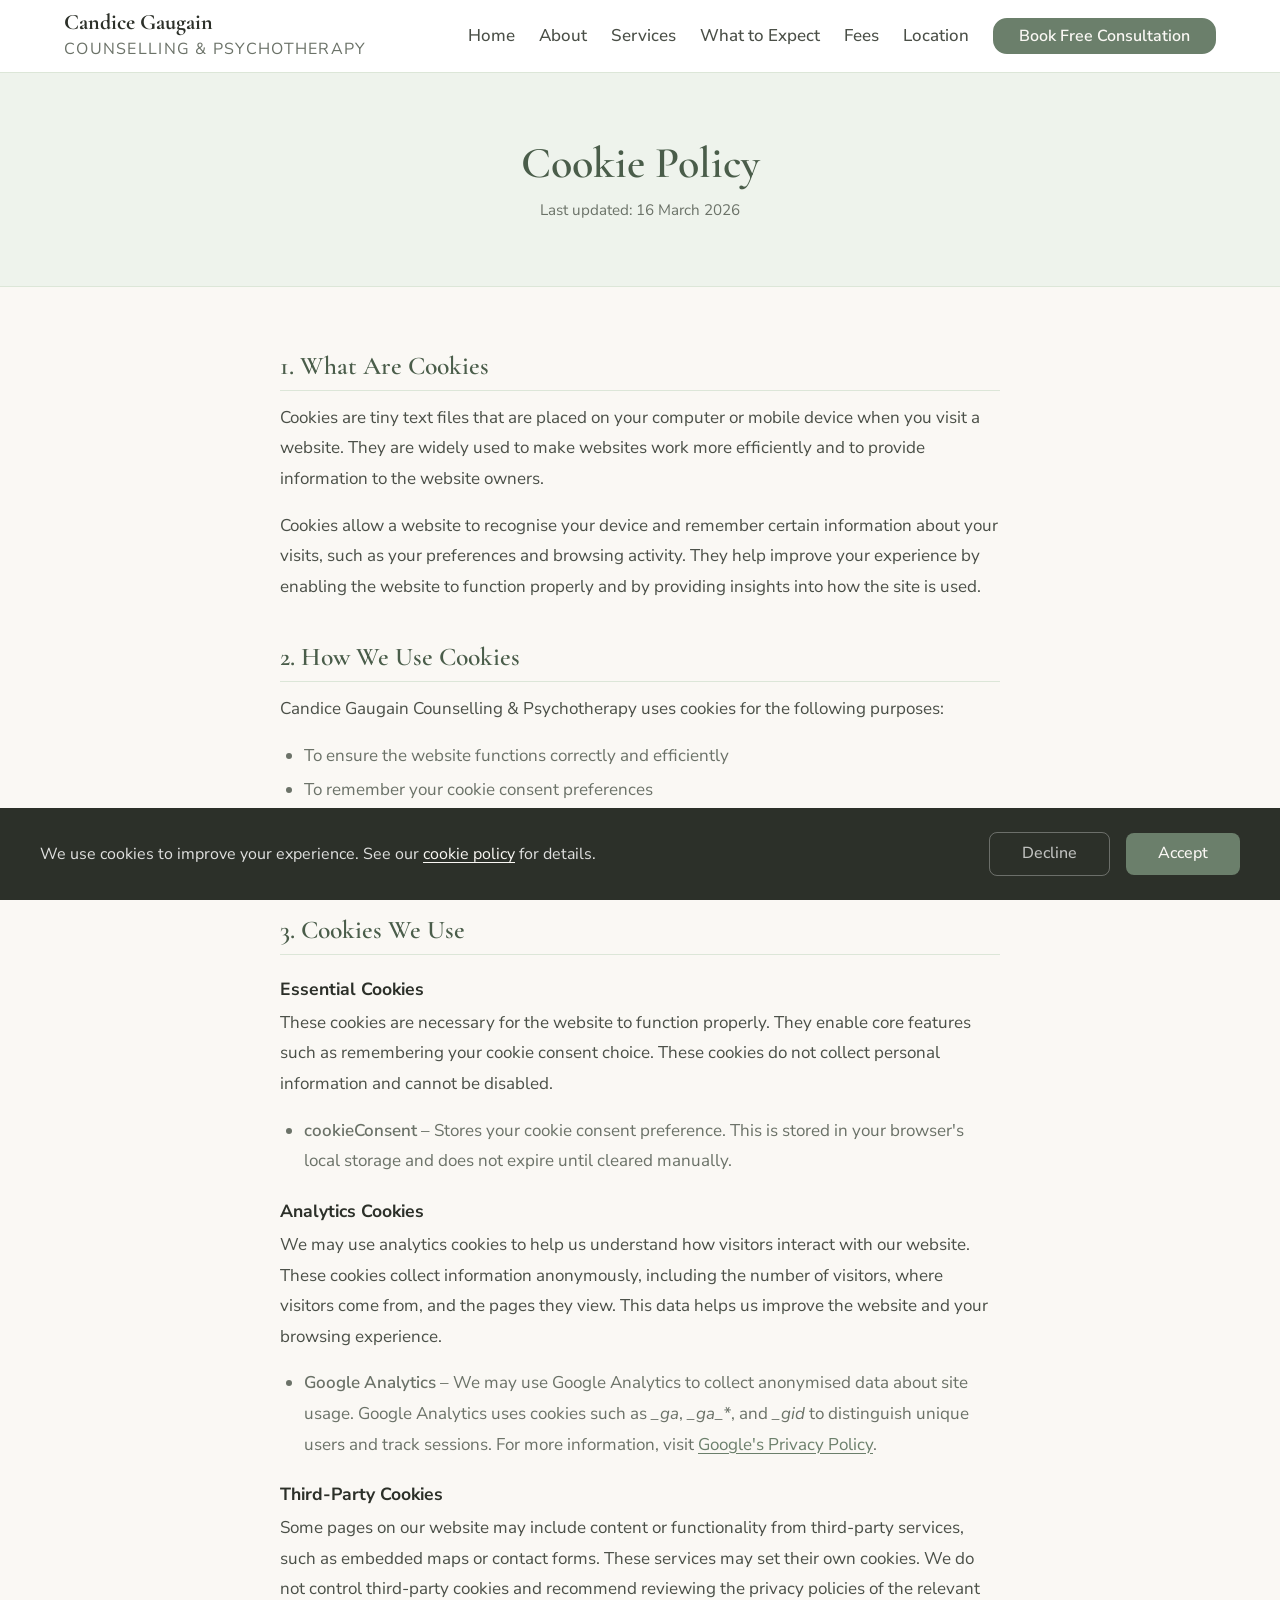
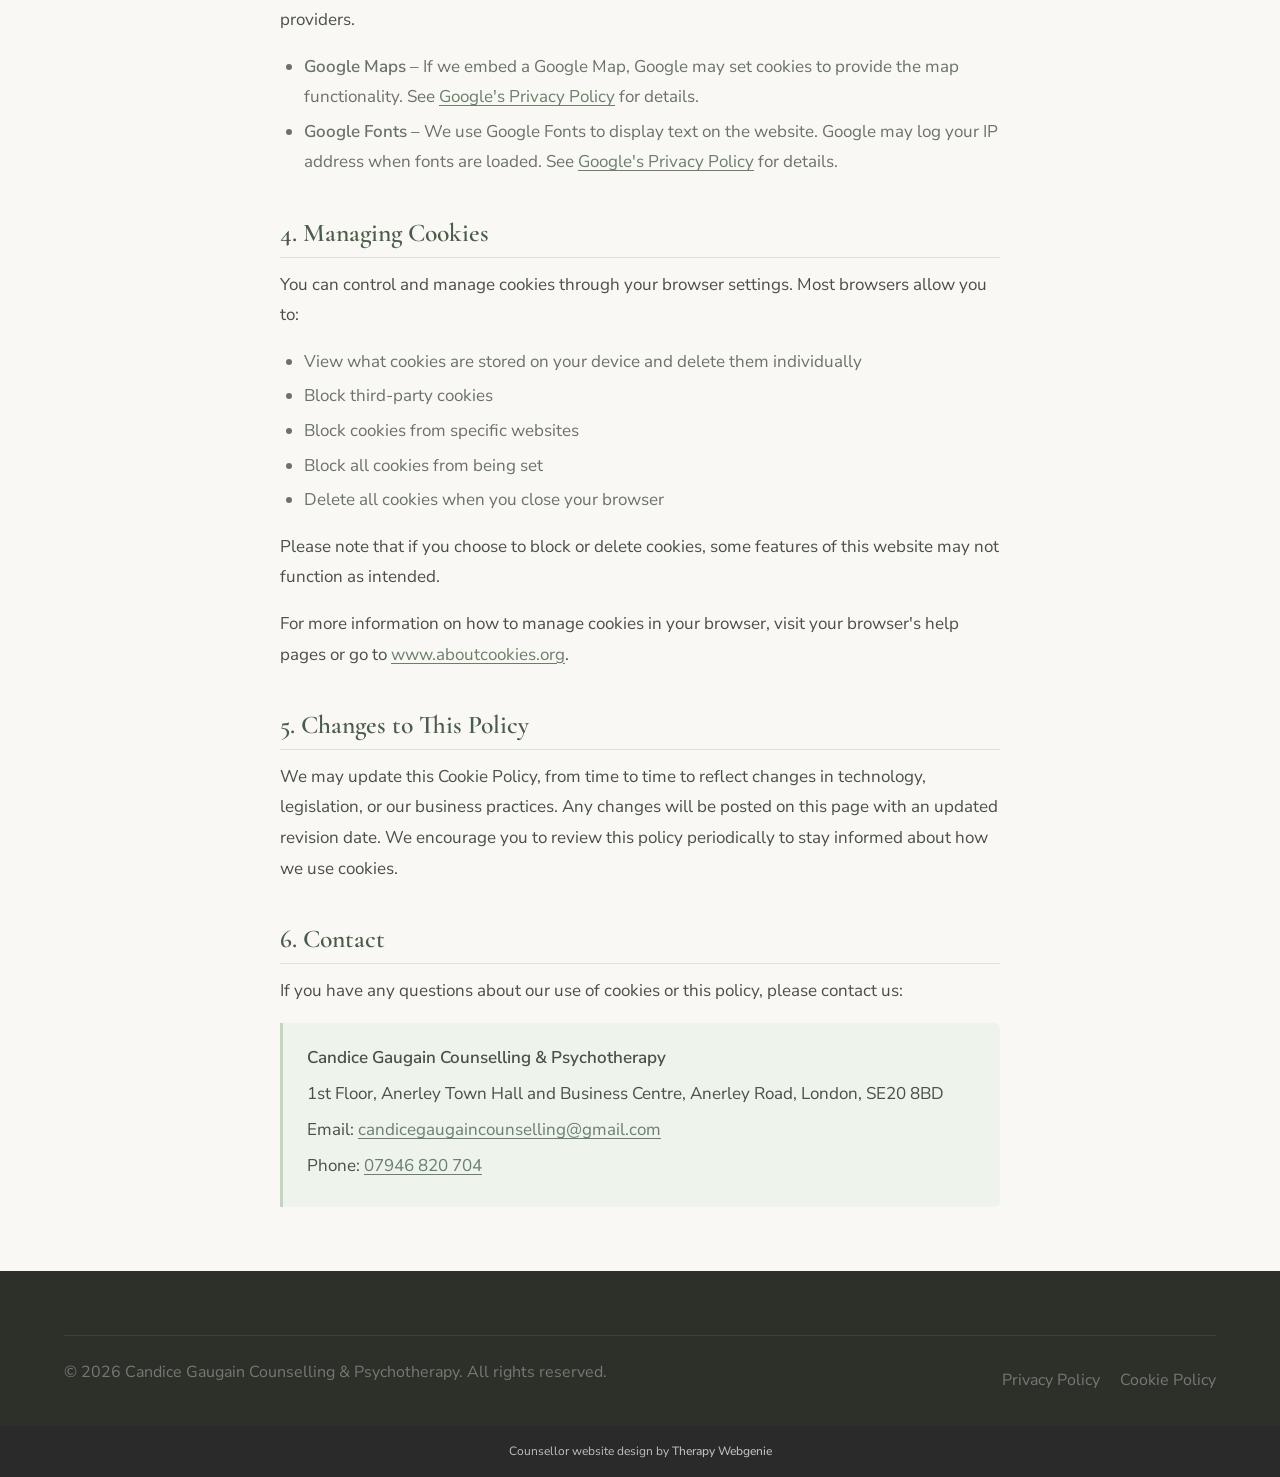
<file: cookies-policy.html>
<!DOCTYPE html>
<html lang="en-GB">
<head>
    <meta charset="UTF-8">
    <meta name="viewport" content="width=device-width, initial-scale=1.0">
    <title>Cookie Policy | Candice Gaugain Counselling &amp; Psychotherapy</title>
  <link rel="canonical" href="https://www.candicegaugaincounselling.co.uk/cookies-policy.html">
  <meta property="og:description" content="Learn about how Candice Gaugain Counselling uses cookies to enhance your website experience and improve our services.">
  <meta property="og:title" content="Cookie Policy | Candice Gaugain Counselling &amp; Psychotherapy">
  <meta name="description" content="Learn about how Candice Gaugain Counselling uses cookies to enhance your website experience and improve our services.">
  <meta property="og:image" content="https://www.candicegaugaincounselling.co.uk/candice.jpg">
    <meta name="robots" content="noindex">

    <!-- Favicon -->

    <!-- CSS -->
  <link rel="icon" href="images/favicon.png" type="image/png" sizes="96x96">
  <link rel="apple-touch-icon" href="images/apple-touch-icon.png">
    <link rel="stylesheet" href="css/base.css?v=1728">
    <link rel="stylesheet" href="css/components.css?v=1728">
    <link rel="stylesheet" href="css/theme.css?v=1728">

    <!-- PROFILE:schema -->
    <script type="application/ld+json">
    {
    "@context": "https://schema.org",
    "@type": "LocalBusiness",
    "name": "Candice Gaugain",
    "description": "Counselling & Psychotherapy",
    "url": "https://www.candicegaugaincounselling.co.uk",
    "email": "candicegaugaincounselling@gmail.com",
    "telephone": "07946 820 704",
    "address": {
        "@type": "PostalAddress",
        "streetAddress": "1st Floor, Anerley Town Hall, Anerley Road, London, SE20 8BD",
        "addressLocality": "London",
        "postalCode": "SE20 8BD",
        "addressCountry": "GB"
    },
    "openingHours": "Daytime & evening appointments\nMonday – Friday",
    "sameAs": [
        "https://www.facebook.com/profile.php?id=61566041616238",
        "https://www.instagram.com/therapywithcandice/"
    ]
}
    </script>
<!-- /PROFILE:schema -->
<!-- BEACON -->
<script>(function(){try{var u="https:\/\/editmy.site\/api\/hit\/3";var d=JSON.stringify({p:location.pathname,r:document.referrer});if(navigator.sendBeacon){navigator.sendBeacon(u,d);}else{fetch(u,{method:"POST",keepalive:true,body:d});}}catch(e){}})();</script>
<!-- /BEACON -->
</head>
<body>

    <!-- SECTION: nav -->
    <nav class="nav" role="navigation" aria-label="Main navigation">
      <div class="container nav__inner">
        <a href="./" class="nav__brand nav__brand--inline">
          <!-- PROFILE:logo --><!-- /PROFILE:logo -->
          <div class="nav__brand-text">
            <span class="nav__name"><!-- PROFILE:site_title -->Candice Gaugain<!-- /PROFILE:site_title --></span>
            <span class="nav__title"><!-- PROFILE:site_slogan -->Counselling &amp; Psychotherapy<!-- /PROFILE:site_slogan --></span>
          </div>
        </a>
        <div class="nav__links">
          <a href="./" class="nav__link">Home</a>
          <a href="index.html#about" class="nav__link">About</a>
          <a href="index.html#services" class="nav__link">Services</a>
          <a href="index.html#expect" class="nav__link">What to Expect</a>
          <a href="index.html#fees" class="nav__link">Fees</a>
          <a href="index.html#location" class="nav__link">Location</a>
          <a href="index.html#contact" class="btn btn--primary nav__cta">Book Free Consultation</a>
        </div>
        <button class="nav__toggle" aria-label="Toggle menu" aria-expanded="false" aria-controls="mobile-menu">
          <span class="nav__toggle-bar"></span>
          <span class="nav__toggle-bar"></span>
          <span class="nav__toggle-bar"></span>
        </button>
      </div>
      <div class="nav__mobile" id="mobile-menu" role="menu">
        <a href="./" class="nav__link" role="menuitem">Home</a>
        <a href="index.html#about" class="nav__link" role="menuitem">About</a>
        <a href="index.html#services" class="nav__link" role="menuitem">Services</a>
        <a href="index.html#expect" class="nav__link" role="menuitem">What to Expect</a>
        <a href="index.html#fees" class="nav__link" role="menuitem">Fees</a>
        <a href="index.html#location" class="nav__link" role="menuitem">Location</a>
        <a href="index.html#contact" class="btn btn--primary" role="menuitem">Book Free Consultation</a>
      </div>
    </nav>
    <!-- /SECTION: nav -->

    <div class="nav-scroll" aria-hidden="true">
      <div class="container nav-scroll__inner">
        <div class="nav-scroll__brand">
          <span class="nav-scroll__name"><!-- PROFILE:site_title -->Candice Gaugain<!-- /PROFILE:site_title --></span>
          <span class="nav-scroll__title"><!-- PROFILE:site_slogan -->Counselling &amp; Psychotherapy<!-- /PROFILE:site_slogan --></span>
        </div>
        <div class="nav-scroll__right">
          <a href="tel:07946820704" class="nav-scroll__phone-icon" aria-label="Call us">
            <svg xmlns="http://www.w3.org/2000/svg" viewBox="0 0 24 24" fill="none" stroke="currentColor" stroke-width="2" stroke-linecap="round" stroke-linejoin="round"><path d="M22 16.92v3a2 2 0 0 1-2.18 2 19.79 19.79 0 0 1-8.63-3.07 19.5 19.5 0 0 1-6-6 19.79 19.79 0 0 1-3.07-8.67A2 2 0 0 1 4.11 2h3a2 2 0 0 1 2 1.72c.127.96.361 1.903.7 2.81a2 2 0 0 1-.45 2.11L8.09 9.91a16 16 0 0 0 6 6l1.27-1.27a2 2 0 0 1 2.11-.45c.907.339 1.85.573 2.81.7A2 2 0 0 1 22 16.92z"></path></svg>
          </a>
          <button class="nav-scroll__toggle" aria-label="Toggle menu">
            <span class="nav-scroll__toggle-bar"></span>
            <span class="nav-scroll__toggle-bar"></span>
            <span class="nav-scroll__toggle-bar"></span>
          </button>
        </div>
      </div>
    </div>

    <!-- SECTION: page-header -->
    <section class="page-header">
        <div class="container">
            <h1>Cookie Policy</h1>
            <p>Last updated: 16 March 2026</p>
        </div>
    </section>
    <!-- /SECTION: page-header -->

    <!-- SECTION: cookies-content -->
    <main>
        <div class="privacy-content">

            <h2>1. What Are Cookies</h2>
            <p>Cookies are tiny text files that are placed on your computer or mobile device when you visit a website. They are widely used to make websites work more efficiently and to provide information to the website owners.</p>
            <p>Cookies allow a website to recognise your device and remember certain information about your visits, such as your preferences and browsing activity. They help improve your experience by enabling the website to function properly and by providing insights into how the site is used.</p>

            <h2>2. How We Use Cookies</h2>
            <p>Candice Gaugain Counselling &amp; Psychotherapy uses cookies for the following purposes:</p>
            <ul>
                <li>To ensure the website functions correctly and efficiently</li>
                <li>To remember your cookie consent preferences</li>
                <li>To understand how visitors use our website so we can improve it</li>
                <li>To provide a secure browsing experience</li>
            </ul>

            <h2>3. Cookies We Use</h2>

            <h3>Essential Cookies</h3>
            <p>These cookies are necessary for the website to function properly. They enable core features such as remembering your cookie consent choice. These cookies do not collect personal information and cannot be disabled.</p>
            <ul>
                <li><strong>cookieConsent</strong> &ndash; Stores your cookie consent preference. This is stored in your browser's local storage and does not expire until cleared manually.</li>
            </ul>

            <h3>Analytics Cookies</h3>
            <p>We may use analytics cookies to help us understand how visitors interact with our website. These cookies collect information anonymously, including the number of visitors, where visitors come from, and the pages they view. This data helps us improve the website and your browsing experience.</p>
            <ul>
                <li><strong>Google Analytics</strong> &ndash; We may use Google Analytics to collect anonymised data about site usage. Google Analytics uses cookies such as <em>_ga</em>, <em>_ga_*</em>, and <em>_gid</em> to distinguish unique users and track sessions. For more information, visit <a href="https://policies.google.com/privacy" target="_blank" rel="noopener">Google's Privacy Policy</a>.</li>
            </ul>

            <h3>Third-Party Cookies</h3>
            <p>Some pages on our website may include content or functionality from third-party services, such as embedded maps or contact forms. These services may set their own cookies. We do not control third-party cookies and recommend reviewing the privacy policies of the relevant providers.</p>
            <ul>
                <li><strong>Google Maps</strong> &ndash; If we embed a Google Map, Google may set cookies to provide the map functionality. See <a href="https://policies.google.com/privacy" target="_blank" rel="noopener">Google's Privacy Policy</a> for details.</li>
                <li><strong>Google Fonts</strong> &ndash; We use Google Fonts to display text on the website. Google may log your IP address when fonts are loaded. See <a href="https://policies.google.com/privacy" target="_blank" rel="noopener">Google's Privacy Policy</a> for details.</li>
            </ul>

            <h2>4. Managing Cookies</h2>
            <p>You can control and manage cookies through your browser settings. Most browsers allow you to:</p>
            <ul>
                <li>View what cookies are stored on your device and delete them individually</li>
                <li>Block third-party cookies</li>
                <li>Block cookies from specific websites</li>
                <li>Block all cookies from being set</li>
                <li>Delete all cookies when you close your browser</li>
            </ul>
            <p>Please note that if you choose to block or delete cookies, some features of this website may not function as intended.</p>
            <p>For more information on how to manage cookies in your browser, visit your browser's help pages or go to <a href="https://www.aboutcookies.org" target="_blank" rel="noopener">www.aboutcookies.org</a>.</p>

            <h2>5. Changes to This Policy</h2>
            <p>We may update this Cookie Policy, from time to time to reflect changes in technology, legislation, or our business practices. Any changes will be posted on this page with an updated revision date. We encourage you to review this policy periodically to stay informed about how we use cookies.</p>

            <h2>6. Contact</h2>
            <p>If you have any questions about our use of cookies or this policy, please contact us:</p>
            <div class="contact-details">
                <p><strong>Candice Gaugain Counselling &amp; Psychotherapy</strong></p>
                <p>1st Floor, Anerley Town Hall and Business Centre, Anerley Road, London, SE20 8BD</p>
                <p>Email: <a href="mailto:candicegaugaincounselling@gmail.com">candicegaugaincounselling@gmail.com</a></p>
                <p>Phone: <a href="tel:07946820704">07946 820 704</a></p>
            </div>

        </div>
    </main>
    <!-- /SECTION: cookies-content -->

    <!-- SECTION: footer -->
    <footer class="footer" role="contentinfo">
        <div class="container">
            <div class="footer__bottom">
                <p>&copy; <script>document.write(new Date().getFullYear())</script> Candice Gaugain Counselling &amp; Psychotherapy. All rights reserved.</p>
                <div class="footer__bottom-links">
                    <a href="privacy.html">Privacy Policy</a>
                    <a href="cookies-policy.html">Cookie Policy</a>
                </div>
            </div>
        </div>
    </footer>
    <!-- /SECTION: footer -->

    <div class="site-credit">
      <p>Counsellor website design by <a href="https://www.therapywebgenie.com/website-design/counsellors/" target="_blank" rel="noopener nofollow">Therapy Webgenie</a></p>
    </div>

    <button class="back-to-top" aria-label="Back to top">
      <svg xmlns="http://www.w3.org/2000/svg" viewBox="0 0 24 24" fill="none" stroke="currentColor" stroke-width="2" stroke-linecap="round" stroke-linejoin="round"><polyline points="18 15 12 9 6 15"></polyline></svg>
    </button>

    <div class="cookie-banner" role="dialog" aria-label="Cookie consent">
      <div class="cookie-banner__inner">
        <p class="cookie-banner__text">We use cookies to improve your experience. See our <a href="cookies-policy.html">cookie policy</a> for details.</p>
        <div class="cookie-banner__buttons">
        <button class="cookie-banner__accept">Accept</button>
        <button class="cookie-banner__decline">Decline</button>
      </div>
      </div>
    </div>

    <script src="js/main.js"></script>
</body>
</html>
</file>
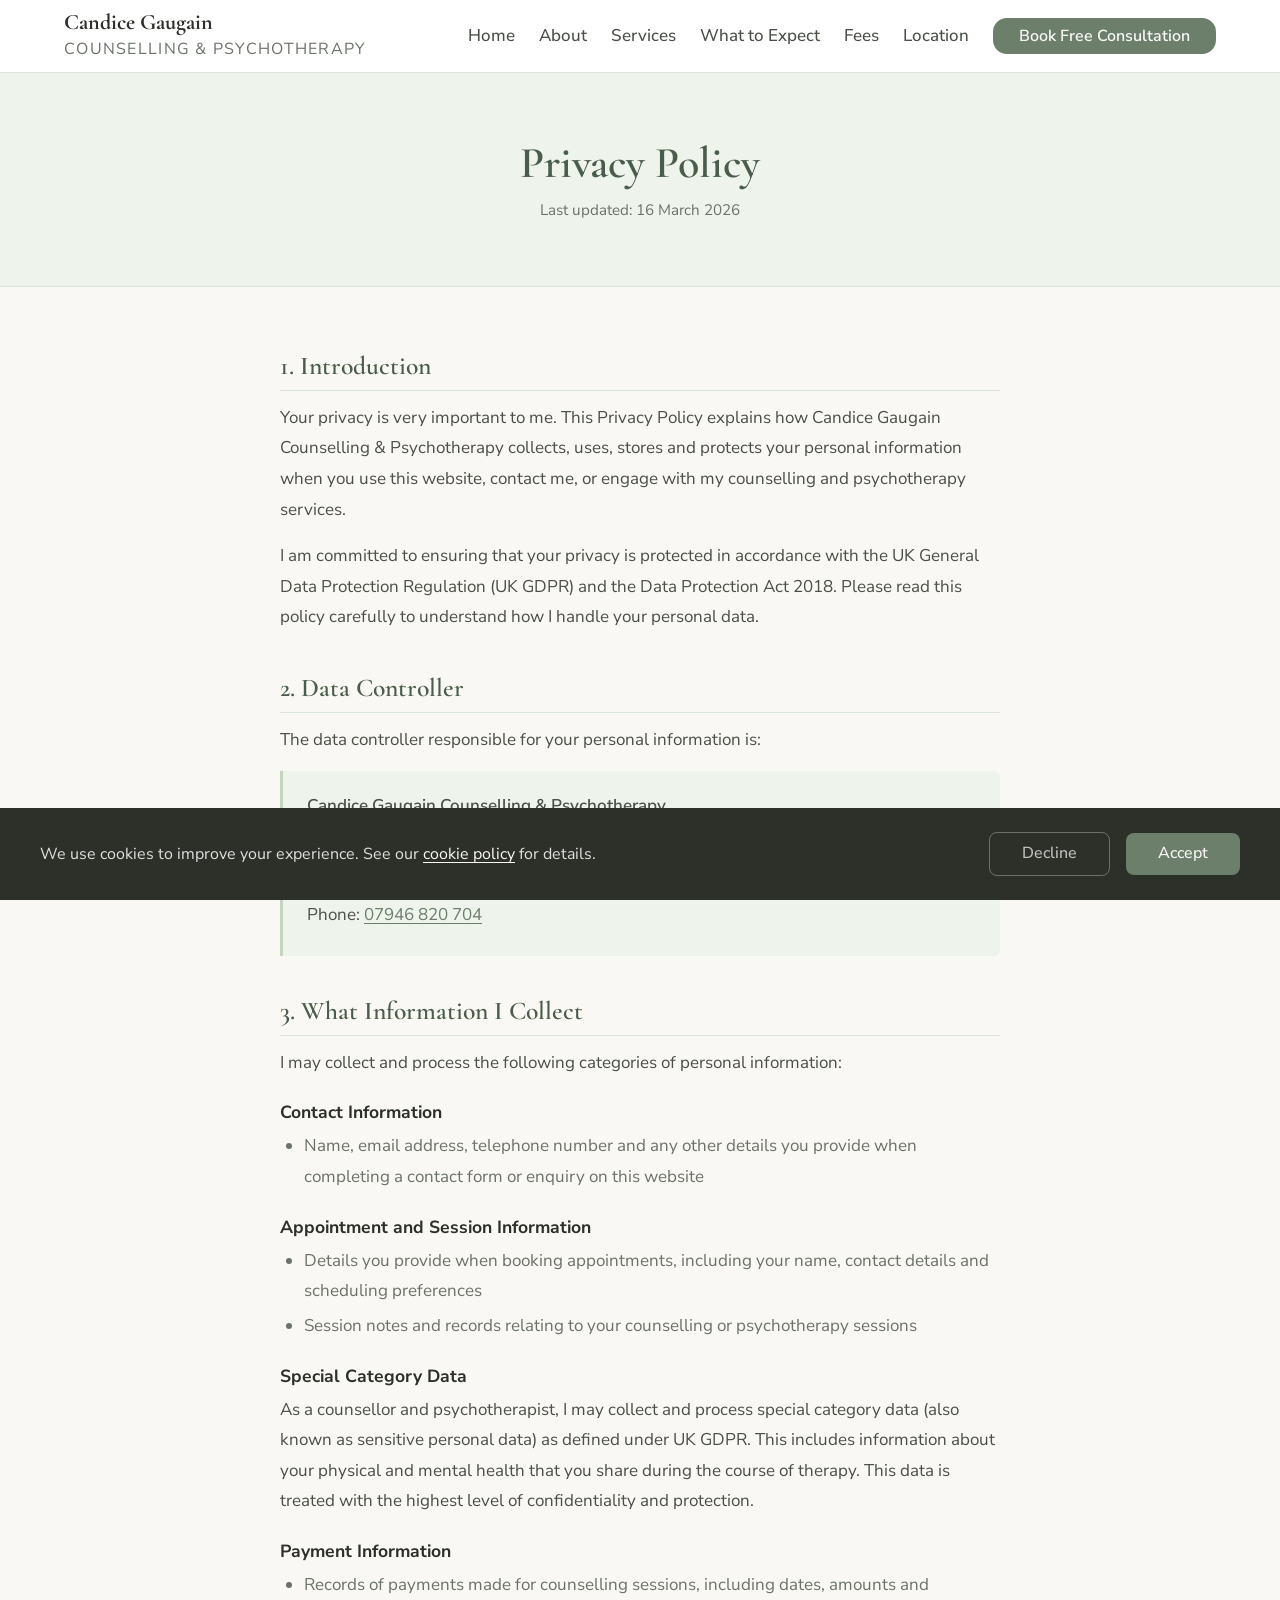
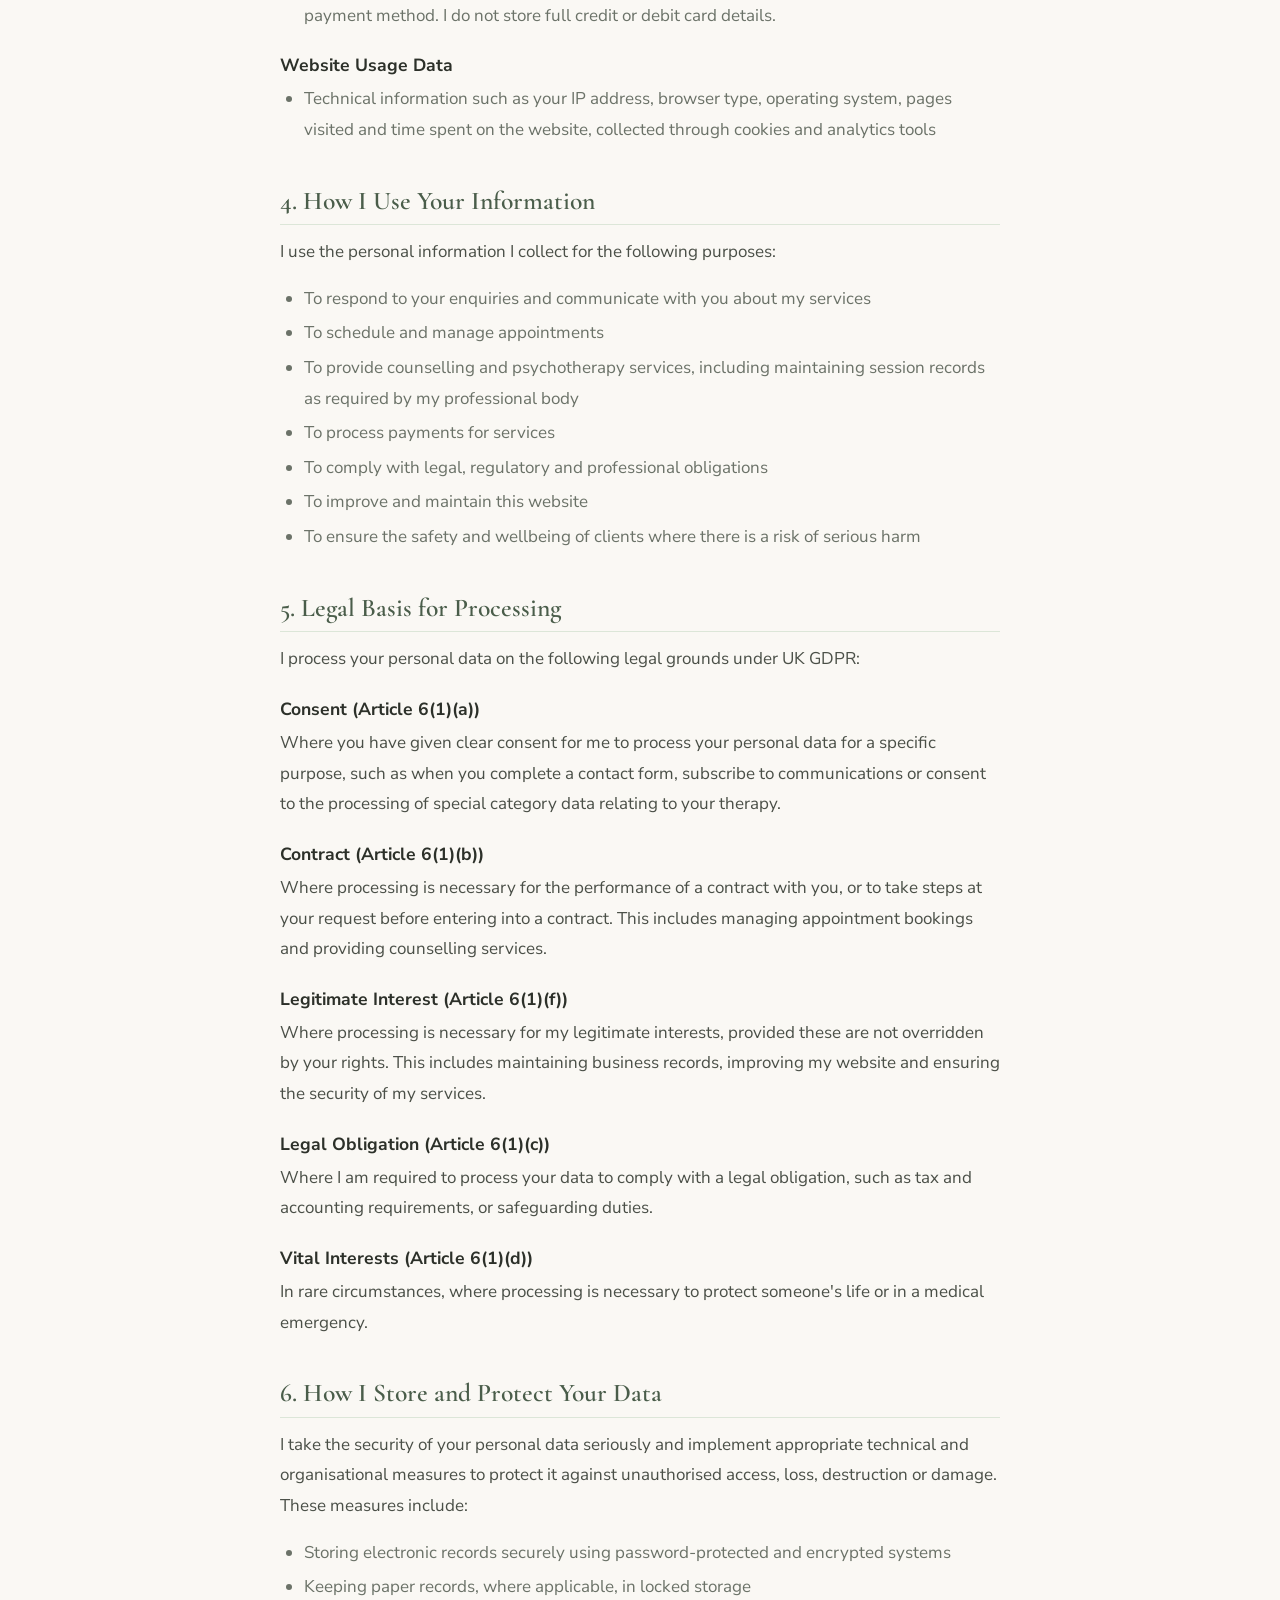
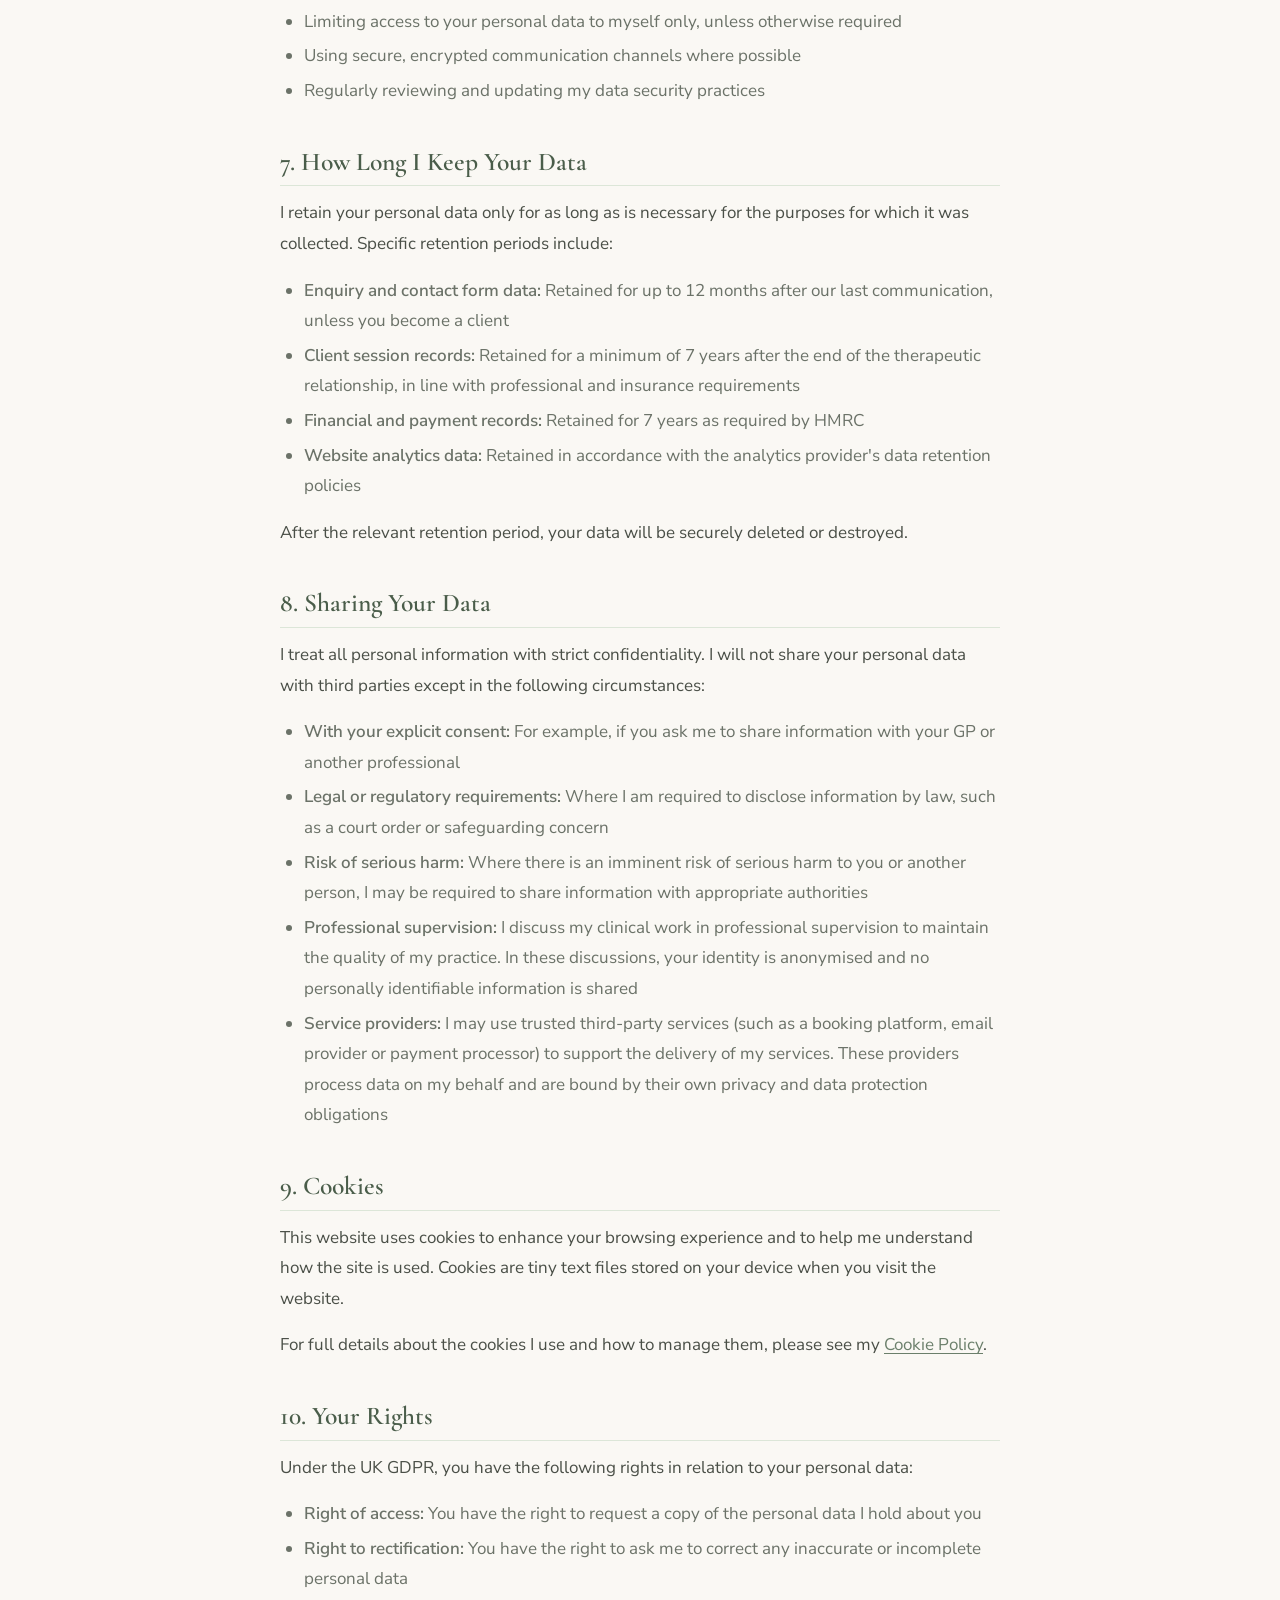
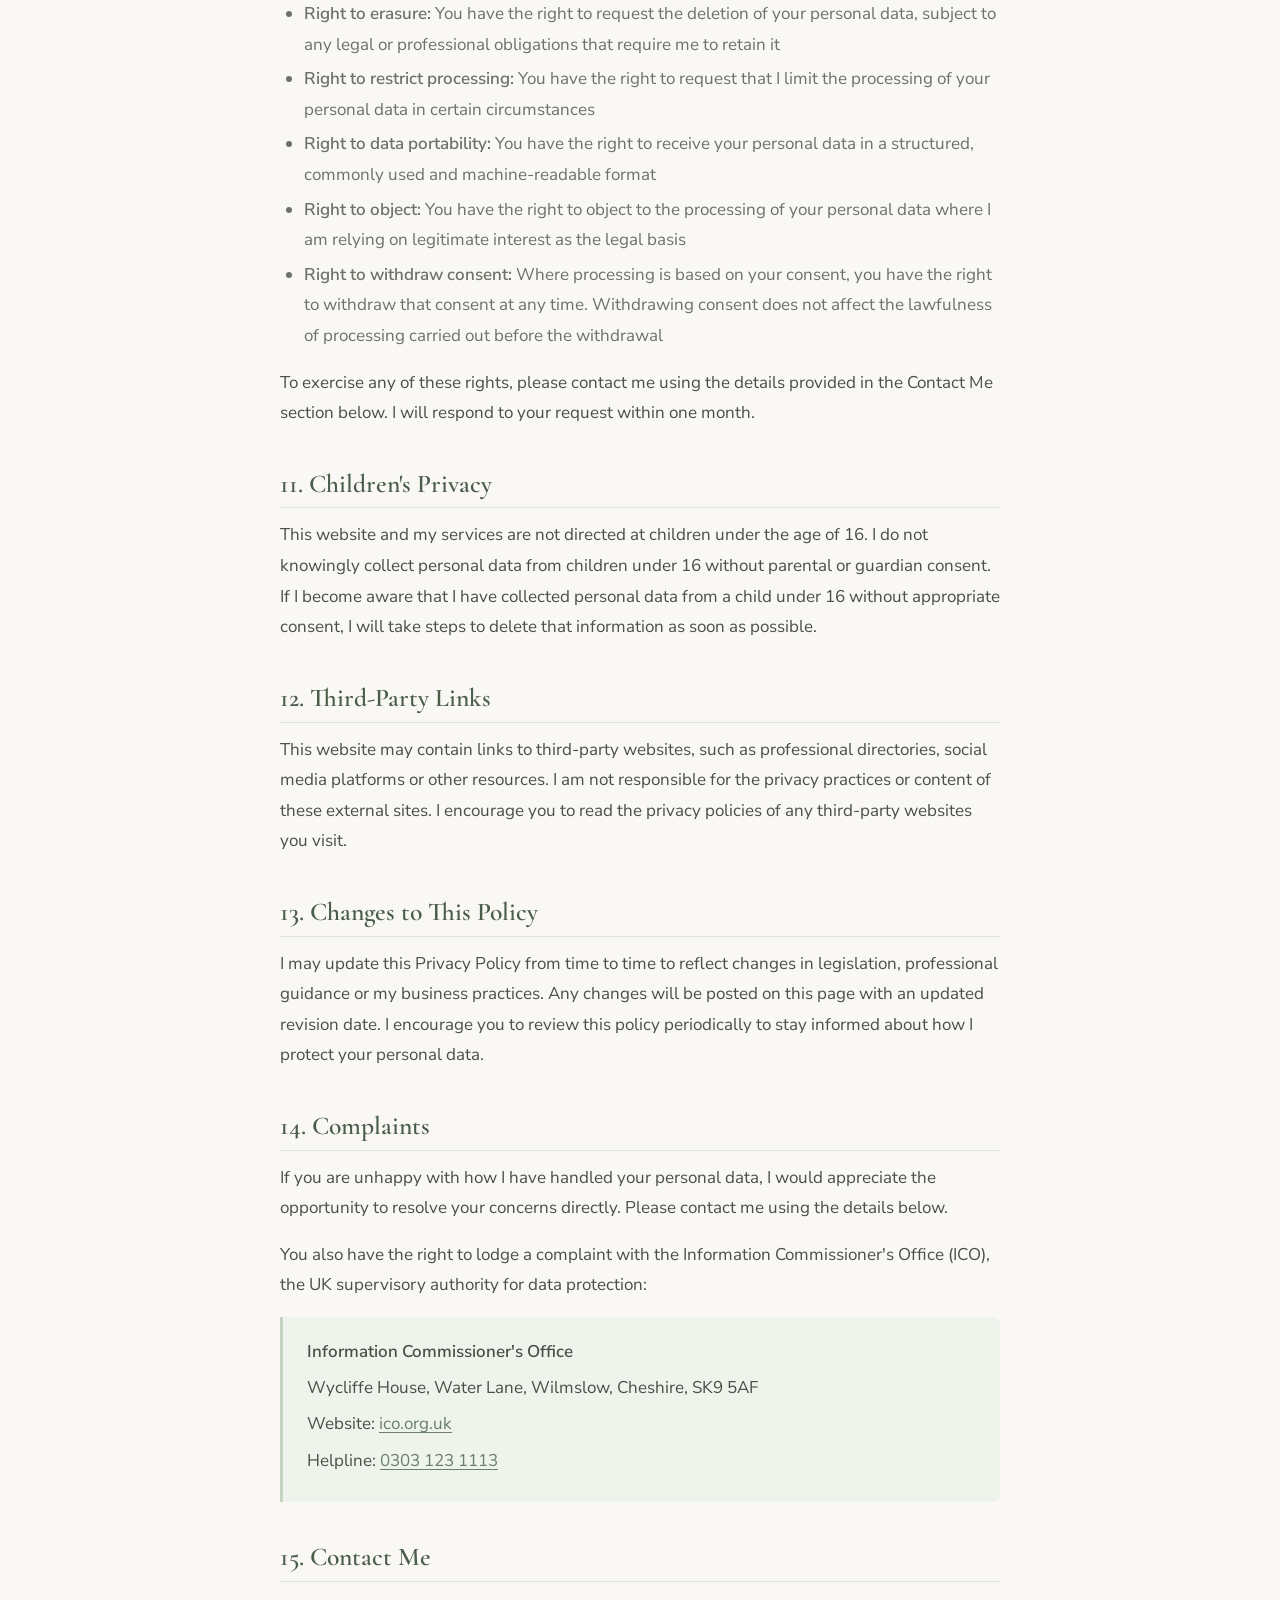
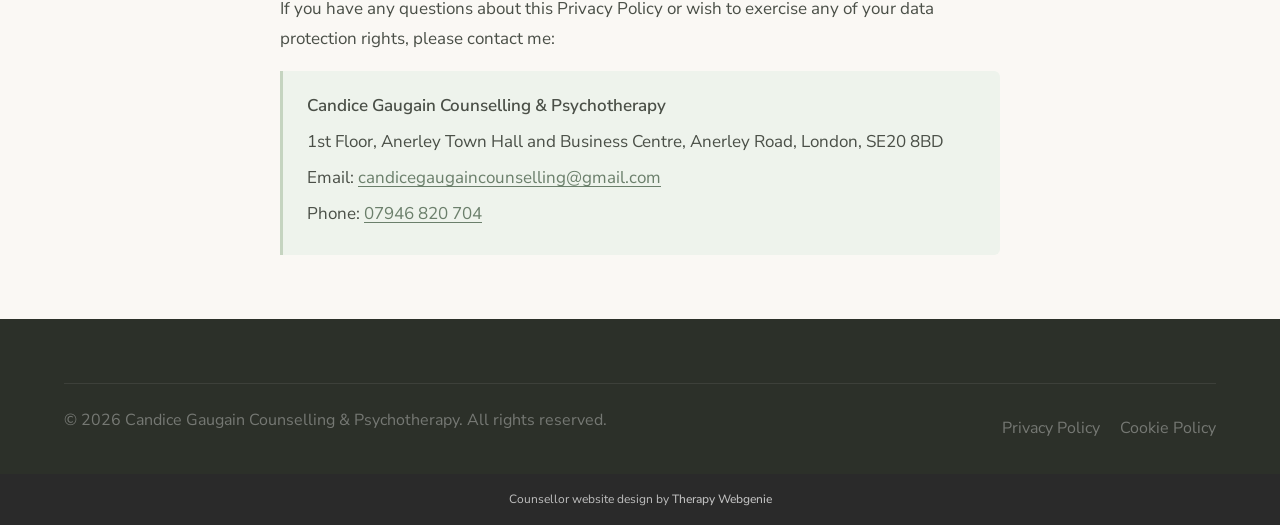
<file: privacy.html>
<!DOCTYPE html>
<html lang="en-GB">
<head>
    <meta charset="UTF-8">
    <meta name="viewport" content="width=device-width, initial-scale=1.0">
    <title>Privacy Policy | Candice Gaugain Counselling &amp; Psychotherapy</title>
  <link rel="canonical" href="https://www.candicegaugaincounselling.co.uk/privacy.html">
  <meta property="og:description" content="Privacy Policy for Candice Gaugain Counselling. Learn how we protect your personal data and comply with UK GDPR regulations.">
  <meta property="og:title" content="Privacy Policy | Candice Gaugain Counselling &amp; Psychotherapy">
  <meta name="description" content="Privacy Policy for Candice Gaugain Counselling. Learn how we protect your personal data and comply with UK GDPR regulations.">
  <meta property="og:image" content="https://www.candicegaugaincounselling.co.uk/candice.jpg">
    <meta name="robots" content="noindex">

    <!-- Favicon -->

    <!-- CSS -->
  <link rel="icon" href="images/favicon.png" type="image/png" sizes="96x96">
  <link rel="apple-touch-icon" href="images/apple-touch-icon.png">
    <link rel="stylesheet" href="css/base.css?v=1728">
    <link rel="stylesheet" href="css/components.css?v=1728">
    <link rel="stylesheet" href="css/theme.css?v=1728">

    <!-- PROFILE:schema -->
    <script type="application/ld+json">
    {
    "@context": "https://schema.org",
    "@type": "LocalBusiness",
    "name": "Candice Gaugain",
    "description": "Counselling & Psychotherapy",
    "url": "https://www.candicegaugaincounselling.co.uk",
    "email": "candicegaugaincounselling@gmail.com",
    "telephone": "07946 820 704",
    "address": {
        "@type": "PostalAddress",
        "streetAddress": "1st Floor, Anerley Town Hall, Anerley Road, London, SE20 8BD",
        "addressLocality": "London",
        "postalCode": "SE20 8BD",
        "addressCountry": "GB"
    },
    "openingHours": "Daytime & evening appointments\nMonday – Friday",
    "sameAs": [
        "https://www.facebook.com/profile.php?id=61566041616238",
        "https://www.instagram.com/therapywithcandice/"
    ]
}
    </script>
<!-- /PROFILE:schema -->
<!-- BEACON -->
<script>(function(){try{var u="https:\/\/editmy.site\/api\/hit\/3";var d=JSON.stringify({p:location.pathname,r:document.referrer});if(navigator.sendBeacon){navigator.sendBeacon(u,d);}else{fetch(u,{method:"POST",keepalive:true,body:d});}}catch(e){}})();</script>
<!-- /BEACON -->
</head>
<body>

    <!-- SECTION: nav -->
    <nav class="nav" role="navigation" aria-label="Main navigation">
      <div class="container nav__inner">
        <a href="./" class="nav__brand nav__brand--inline">
          <!-- PROFILE:logo --><!-- /PROFILE:logo -->
          <div class="nav__brand-text">
            <span class="nav__name"><!-- PROFILE:site_title -->Candice Gaugain<!-- /PROFILE:site_title --></span>
            <span class="nav__title"><!-- PROFILE:site_slogan -->Counselling &amp; Psychotherapy<!-- /PROFILE:site_slogan --></span>
          </div>
        </a>
        <div class="nav__links">
          <a href="./" class="nav__link">Home</a>
          <a href="index.html#about" class="nav__link">About</a>
          <a href="index.html#services" class="nav__link">Services</a>
          <a href="index.html#expect" class="nav__link">What to Expect</a>
          <a href="index.html#fees" class="nav__link">Fees</a>
          <a href="index.html#location" class="nav__link">Location</a>
          <a href="index.html#contact" class="btn btn--primary nav__cta">Book Free Consultation</a>
        </div>
        <button class="nav__toggle" aria-label="Toggle menu" aria-expanded="false" aria-controls="mobile-menu">
          <span class="nav__toggle-bar"></span>
          <span class="nav__toggle-bar"></span>
          <span class="nav__toggle-bar"></span>
        </button>
      </div>
      <div class="nav__mobile" id="mobile-menu" role="menu">
        <a href="./" class="nav__link" role="menuitem">Home</a>
        <a href="index.html#about" class="nav__link" role="menuitem">About</a>
        <a href="index.html#services" class="nav__link" role="menuitem">Services</a>
        <a href="index.html#expect" class="nav__link" role="menuitem">What to Expect</a>
        <a href="index.html#fees" class="nav__link" role="menuitem">Fees</a>
        <a href="index.html#location" class="nav__link" role="menuitem">Location</a>
        <a href="index.html#contact" class="btn btn--primary" role="menuitem">Book Free Consultation</a>
      </div>
    </nav>
    <!-- /SECTION: nav -->

    <div class="nav-scroll" aria-hidden="true">
      <div class="container nav-scroll__inner">
        <div class="nav-scroll__brand">
          <span class="nav-scroll__name"><!-- PROFILE:site_title -->Candice Gaugain<!-- /PROFILE:site_title --></span>
          <span class="nav-scroll__title"><!-- PROFILE:site_slogan -->Counselling &amp; Psychotherapy<!-- /PROFILE:site_slogan --></span>
        </div>
        <div class="nav-scroll__right">
          <a href="tel:07946820704" class="nav-scroll__phone-icon" aria-label="Call us">
            <svg xmlns="http://www.w3.org/2000/svg" viewBox="0 0 24 24" fill="none" stroke="currentColor" stroke-width="2" stroke-linecap="round" stroke-linejoin="round"><path d="M22 16.92v3a2 2 0 0 1-2.18 2 19.79 19.79 0 0 1-8.63-3.07 19.5 19.5 0 0 1-6-6 19.79 19.79 0 0 1-3.07-8.67A2 2 0 0 1 4.11 2h3a2 2 0 0 1 2 1.72c.127.96.361 1.903.7 2.81a2 2 0 0 1-.45 2.11L8.09 9.91a16 16 0 0 0 6 6l1.27-1.27a2 2 0 0 1 2.11-.45c.907.339 1.85.573 2.81.7A2 2 0 0 1 22 16.92z"></path></svg>
          </a>
          <button class="nav-scroll__toggle" aria-label="Toggle menu">
            <span class="nav-scroll__toggle-bar"></span>
            <span class="nav-scroll__toggle-bar"></span>
            <span class="nav-scroll__toggle-bar"></span>
          </button>
        </div>
      </div>
    </div>

    <!-- SECTION: page-header -->
    <section class="page-header">
        <div class="container">
            <h1>Privacy Policy</h1>
            <p>Last updated: 16 March 2026</p>
        </div>
    </section>
    <!-- /SECTION: page-header -->

    <!-- SECTION: privacy-content -->
    <main>
        <div class="privacy-content">

            <h2>1. Introduction</h2>
            <p>Your privacy is very important to me. This Privacy Policy explains how Candice Gaugain Counselling &amp; Psychotherapy collects, uses, stores and protects your personal information when you use this website, contact me, or engage with my counselling and psychotherapy services.</p>
            <p>I am committed to ensuring that your privacy is protected in accordance with the UK General Data Protection Regulation (UK GDPR) and the Data Protection Act 2018. Please read this policy carefully to understand how I handle your personal data.</p>

            <h2>2. Data Controller</h2>
            <p>The data controller responsible for your personal information is:</p>
            <div class="contact-details">
                <p><strong>Candice Gaugain Counselling &amp; Psychotherapy</strong></p>
                <p>1st Floor, Anerley Town Hall and Business Centre, Anerley Road, London, SE20 8BD</p>
                <p>Email: <a href="mailto:candicegaugaincounselling@gmail.com">candicegaugaincounselling@gmail.com</a></p>
                <p>Phone: <a href="tel:07946820704">07946 820 704</a></p>
            </div>

            <h2>3. What Information I Collect</h2>
            <p>I may collect and process the following categories of personal information:</p>

            <h3>Contact Information</h3>
            <ul>
                <li>Name, email address, telephone number and any other details you provide when completing a contact form or enquiry on this website</li>
            </ul>

            <h3>Appointment and Session Information</h3>
            <ul>
                <li>Details you provide when booking appointments, including your name, contact details and scheduling preferences</li>
                <li>Session notes and records relating to your counselling or psychotherapy sessions</li>
            </ul>

            <h3>Special Category Data</h3>
            <p>As a counsellor and psychotherapist, I may collect and process special category data (also known as sensitive personal data) as defined under UK GDPR. This includes information about your physical and mental health that you share during the course of therapy. This data is treated with the highest level of confidentiality and protection.</p>

            <h3>Payment Information</h3>
            <ul>
                <li>Records of payments made for counselling sessions, including dates, amounts and payment method. I do not store full credit or debit card details.</li>
            </ul>

            <h3>Website Usage Data</h3>
            <ul>
                <li>Technical information such as your IP address, browser type, operating system, pages visited and time spent on the website, collected through cookies and analytics tools</li>
            </ul>

            <h2>4. How I Use Your Information</h2>
            <p>I use the personal information I collect for the following purposes:</p>
            <ul>
                <li>To respond to your enquiries and communicate with you about my services</li>
                <li>To schedule and manage appointments</li>
                <li>To provide counselling and psychotherapy services, including maintaining session records as required by my professional body</li>
                <li>To process payments for services</li>
                <li>To comply with legal, regulatory and professional obligations</li>
                <li>To improve and maintain this website</li>
                <li>To ensure the safety and wellbeing of clients where there is a risk of serious harm</li>
            </ul>

            <h2>5. Legal Basis for Processing</h2>
            <p>I process your personal data on the following legal grounds under UK GDPR:</p>

            <h3>Consent (Article 6(1)(a))</h3>
            <p>Where you have given clear consent for me to process your personal data for a specific purpose, such as when you complete a contact form, subscribe to communications or consent to the processing of special category data relating to your therapy.</p>

            <h3>Contract (Article 6(1)(b))</h3>
            <p>Where processing is necessary for the performance of a contract with you, or to take steps at your request before entering into a contract. This includes managing appointment bookings and providing counselling services.</p>

            <h3>Legitimate Interest (Article 6(1)(f))</h3>
            <p>Where processing is necessary for my legitimate interests, provided these are not overridden by your rights. This includes maintaining business records, improving my website and ensuring the security of my services.</p>

            <h3>Legal Obligation (Article 6(1)(c))</h3>
            <p>Where I am required to process your data to comply with a legal obligation, such as tax and accounting requirements, or safeguarding duties.</p>

            <h3>Vital Interests (Article 6(1)(d))</h3>
            <p>In rare circumstances, where processing is necessary to protect someone's life or in a medical emergency.</p>

            <h2>6. How I Store and Protect Your Data</h2>
            <p>I take the security of your personal data seriously and implement appropriate technical and organisational measures to protect it against unauthorised access, loss, destruction or damage. These measures include:</p>
            <ul>
                <li>Storing electronic records securely using password-protected and encrypted systems</li>
                <li>Keeping paper records, where applicable, in locked storage</li>
                <li>Limiting access to your personal data to myself only, unless otherwise required</li>
                <li>Using secure, encrypted communication channels where possible</li>
                <li>Regularly reviewing and updating my data security practices</li>
            </ul>

            <h2>7. How Long I Keep Your Data</h2>
            <p>I retain your personal data only for as long as is necessary for the purposes for which it was collected. Specific retention periods include:</p>
            <ul>
                <li><strong>Enquiry and contact form data:</strong> Retained for up to 12 months after our last communication, unless you become a client</li>
                <li><strong>Client session records:</strong> Retained for a minimum of 7 years after the end of the therapeutic relationship, in line with professional and insurance requirements</li>
                <li><strong>Financial and payment records:</strong> Retained for 7 years as required by HMRC</li>
                <li><strong>Website analytics data:</strong> Retained in accordance with the analytics provider's data retention policies</li>
            </ul>
            <p>After the relevant retention period, your data will be securely deleted or destroyed.</p>

            <h2>8. Sharing Your Data</h2>
            <p>I treat all personal information with strict confidentiality. I will not share your personal data with third parties except in the following circumstances:</p>
            <ul>
                <li><strong>With your explicit consent:</strong> For example, if you ask me to share information with your GP or another professional</li>
                <li><strong>Legal or regulatory requirements:</strong> Where I am required to disclose information by law, such as a court order or safeguarding concern</li>
                <li><strong>Risk of serious harm:</strong> Where there is an imminent risk of serious harm to you or another person, I may be required to share information with appropriate authorities</li>
                <li><strong>Professional supervision:</strong> I discuss my clinical work in professional supervision to maintain the quality of my practice. In these discussions, your identity is anonymised and no personally identifiable information is shared</li>
                <li><strong>Service providers:</strong> I may use trusted third-party services (such as a booking platform, email provider or payment processor) to support the delivery of my services. These providers process data on my behalf and are bound by their own privacy and data protection obligations</li>
            </ul>

            <h2>9. Cookies</h2>
            <p>This website uses cookies to enhance your browsing experience and to help me understand how the site is used. Cookies are tiny text files stored on your device when you visit the website.</p>
            <p>For full details about the cookies I use and how to manage them, please see my <a href="cookies-policy.html">Cookie Policy</a>.</p>

            <h2>10. Your Rights</h2>
            <p>Under the UK GDPR, you have the following rights in relation to your personal data:</p>
            <ul>
                <li><strong>Right of access:</strong> You have the right to request a copy of the personal data I hold about you</li>
                <li><strong>Right to rectification:</strong> You have the right to ask me to correct any inaccurate or incomplete personal data</li>
                <li><strong>Right to erasure:</strong> You have the right to request the deletion of your personal data, subject to any legal or professional obligations that require me to retain it</li>
                <li><strong>Right to restrict processing:</strong> You have the right to request that I limit the processing of your personal data in certain circumstances</li>
                <li><strong>Right to data portability:</strong> You have the right to receive your personal data in a structured, commonly used and machine-readable format</li>
                <li><strong>Right to object:</strong> You have the right to object to the processing of your personal data where I am relying on legitimate interest as the legal basis</li>
                <li><strong>Right to withdraw consent:</strong> Where processing is based on your consent, you have the right to withdraw that consent at any time. Withdrawing consent does not affect the lawfulness of processing carried out before the withdrawal</li>
            </ul>
            <p>To exercise any of these rights, please contact me using the details provided in the Contact Me section below. I will respond to your request within one month.</p>

            <h2>11. Children's Privacy</h2>
            <p>This website and my services are not directed at children under the age of 16. I do not knowingly collect personal data from children under 16 without parental or guardian consent. If I become aware that I have collected personal data from a child under 16 without appropriate consent, I will take steps to delete that information as soon as possible.</p>

            <h2>12. Third-Party Links</h2>
            <p>This website may contain links to third-party websites, such as professional directories, social media platforms or other resources. I am not responsible for the privacy practices or content of these external sites. I encourage you to read the privacy policies of any third-party websites you visit.</p>

            <h2>13. Changes to This Policy</h2>
            <p>I may update this Privacy Policy from time to time to reflect changes in legislation, professional guidance or my business practices. Any changes will be posted on this page with an updated revision date. I encourage you to review this policy periodically to stay informed about how I protect your personal data.</p>

            <h2>14. Complaints</h2>
            <p>If you are unhappy with how I have handled your personal data, I would appreciate the opportunity to resolve your concerns directly. Please contact me using the details below.</p>
            <p>You also have the right to lodge a complaint with the Information Commissioner's Office (ICO), the UK supervisory authority for data protection:</p>
            <div class="contact-details">
                <p><strong>Information Commissioner's Office</strong></p>
                <p>Wycliffe House, Water Lane, Wilmslow, Cheshire, SK9 5AF</p>
                <p>Website: <a href="https://ico.org.uk" target="_blank" rel="noopener">ico.org.uk</a></p>
                <p>Helpline: <a href="tel:03031231113">0303 123 1113</a></p>
            </div>

            <h2>15. Contact Me</h2>
            <p>If you have any questions about this Privacy Policy or wish to exercise any of your data protection rights, please contact me:</p>
            <div class="contact-details">
                <p><strong>Candice Gaugain Counselling &amp; Psychotherapy</strong></p>
                <p>1st Floor, Anerley Town Hall and Business Centre, Anerley Road, London, SE20 8BD</p>
                <p>Email: <a href="mailto:candicegaugaincounselling@gmail.com">candicegaugaincounselling@gmail.com</a></p>
                <p>Phone: <a href="tel:07946820704">07946 820 704</a></p>
            </div>

        </div>
    </main>
    <!-- /SECTION: privacy-content -->

    <!-- SECTION: footer -->
    <footer class="footer" role="contentinfo">
        <div class="container">
            <div class="footer__bottom">
                <p>&copy; <script>document.write(new Date().getFullYear())</script> Candice Gaugain Counselling &amp; Psychotherapy. All rights reserved.</p>
                <div class="footer__bottom-links">
                    <a href="privacy.html">Privacy Policy</a>
                    <a href="cookies-policy.html">Cookie Policy</a>
                </div>
            </div>
        </div>
    </footer>
    <!-- /SECTION: footer -->

    <div class="site-credit">
      <p>Counsellor website design by <a href="https://www.therapywebgenie.com/website-design/counsellors/" target="_blank" rel="noopener nofollow">Therapy Webgenie</a></p>
    </div>

    <button class="back-to-top" aria-label="Back to top">
      <svg xmlns="http://www.w3.org/2000/svg" viewBox="0 0 24 24" fill="none" stroke="currentColor" stroke-width="2" stroke-linecap="round" stroke-linejoin="round"><polyline points="18 15 12 9 6 15"></polyline></svg>
    </button>

    <div class="cookie-banner" role="dialog" aria-label="Cookie consent">
      <div class="cookie-banner__inner">
        <p class="cookie-banner__text">We use cookies to improve your experience. See our <a href="cookies-policy.html">cookie policy</a> for details.</p>
        <div class="cookie-banner__buttons">
        <button class="cookie-banner__accept">Accept</button>
        <button class="cookie-banner__decline">Decline</button>
      </div>
      </div>
    </div>

    <script src="js/main.js"></script>
</body>
</html>
</file>
<file: css/base.css>
/* =============================================
   BASE STYLES
   Reset, Custom Properties, Typography, Layout
   Theme colours & fonts are in theme.css
   ============================================= */

/* --- Custom Properties (non-theme) --- */
:root {
  --text-xs: 1rem; /* 1.7.24: the smallest text on a site is 16px (Rick's rule); was 13px */
  --text-sm: 1rem;
  --text-base: 1.0625rem;
  --text-md: 1.1875rem;
  --text-lg: 1.375rem;
  --text-xl: 1.625rem;
  --text-2xl: 2rem;
  --text-3xl: 2.375rem;
  --text-4xl: 3rem;

  /* Heading sizes (overridable per font pairing in theme.css) */
  --text-h1: var(--text-3xl);          /* mobile: 38px */
  --text-h1-desktop: var(--text-4xl);  /* desktop: 48px */
  --text-h2: var(--text-2xl);          /* mobile: 32px */
  --text-h2-desktop: var(--text-3xl);  /* desktop: 38px */
  --text-h3: var(--text-xl);           /* mobile: 26px */
  --text-h3-desktop: 1.75rem;          /* desktop: 28px */

  --font-weight-normal: 400;
  --font-weight-medium: 500;
  --font-weight-semibold: 600;
  --font-weight-bold: 700;

  --line-height-tight: 1.2;
  --line-height-normal: 1.6;
  --line-height-relaxed: 1.8;

  /* Spacing */
  --space-xs: 0.25rem;
  --space-sm: 0.5rem;
  --space-md: 1rem;
  --space-lg: 1.5rem;
  --space-xl: 2rem;
  --space-2xl: 3rem;
  --space-3xl: 4rem;
  --space-4xl: 6rem;
  --space-5xl: 8rem;

  /* Layout */
  --container-max: 1200px;
  --container-narrow: 800px;
  --container-wide: 1400px;

  /* Border Radius */
  --radius-sm: 4px;
  --radius-md: 8px;
  --radius-lg: 12px;
  --radius-xl: 20px;
  --radius-full: 9999px;

  /* Shadows */
  --shadow-sm: 0 1px 3px rgba(0, 0, 0, 0.06);
  --shadow-md: 0 4px 12px rgba(0, 0, 0, 0.08);
  --shadow-lg: 0 8px 30px rgba(0, 0, 0, 0.1);
  --shadow-xl: 0 12px 40px rgba(0, 0, 0, 0.12);

  /* Transitions */
  --transition-fast: 150ms ease;
  --transition-base: 250ms ease;
  --transition-normal: 300ms ease;
  --transition-slow: 400ms ease;

  /* === v1.5 Aesthetic dials ===
     Per-site theme.css overrides these to flip a site's visual aesthetic
     (sharp / soft / brutalist / luxe / editorial). Defaults preserve the
     current "soft modern" look so existing sites are unchanged.
     Pills always read --aesthetic-radius-pill (fixed 999px) so they
     stay pill-shaped regardless of the dial. */
  --aesthetic-radius:        14px;
  --aesthetic-radius-pill:   999px;
  --aesthetic-shadow-card:   0 1px 3px rgba(0, 0, 0, 0.04), 0 4px 16px rgba(0, 0, 0, 0.06);
  --aesthetic-border-width:  1px;
}

/* --- Reset --- */
*,
*::before,
*::after {
  box-sizing: border-box;
  margin: 0;
  padding: 0;
}

html {
  font-size: 100%;
  scroll-behavior: smooth;
  -webkit-text-size-adjust: 100%;
}

body {
  font-family: var(--font-body);
  font-size: var(--text-md);
  font-weight: var(--font-weight-normal);
  line-height: var(--line-height-normal);
  color: var(--color-text);
  background-color: var(--color-bg);
  -webkit-font-smoothing: antialiased;
  -moz-osx-font-smoothing: grayscale;
}

img,
picture,
video {
  display: block;
  max-width: 100%;
  height: auto;
}

svg {
  display: block;
}

input,
button,
textarea,
select {
  font: inherit;
  color: inherit;
}

button {
  cursor: pointer;
  border: none;
  background: none;
}

a {
  color: inherit;
  text-decoration: none;
}

ul,
ol {
  list-style: none;
}

h1, h2, h3, h4, h5, h6 {
  font-family: var(--font-heading);
  color: var(--color-text-heading);
  line-height: var(--line-height-tight);
  font-weight: var(--font-weight-bold);
  letter-spacing: var(--heading-tracking, normal); /* v1.7.26 hook */
  margin-bottom: var(--space-md);
  /* v1.7.8 — a heading carrying a long unbreakable token (a domain, an email,
     a hyphen-free compound) has nowhere to wrap and pushes past its container,
     giving the whole PAGE horizontal scroll on mobile. Hit on touch-physique,
     where "Be Better with Bowen (bebetterwithbowen.co.uk)" took the document
     to 394px inside a 375px viewport. break-word (not anywhere) so it only
     engages when the word genuinely cannot fit on a line of its own — normal
     headings are untouched, and min-content sizing is left alone so grid and
     flex tracks do not resize. */
  overflow-wrap: break-word;
}

/* --- Typography --- */
h1 {
  font-size: var(--text-h1);
}

h2 {
  font-size: var(--text-h2);
  margin-bottom: var(--space-xl);
}

h3 {
  font-size: var(--text-h3);
}

h4 {
  font-size: var(--text-lg);
}

h5 {
  font-size: var(--text-md);
}

h6 {
  font-size: var(--text-base);
}

p {
  margin-bottom: var(--space-md);
}

p:last-child:not(.section-subtitle) {
  margin-bottom: 0;
}

strong {
  font-weight: var(--strong-weight, var(--font-weight-semibold)); /* v1.7.26 hook */
}

/* --- Layout Utilities --- */
.container {
  width: 100%;
  max-width: var(--container-max);
  margin-left: auto;
  margin-right: auto;
  padding-left: var(--container-gutter, var(--space-lg)); /* v1.7.26 hook */
  padding-right: var(--container-gutter, var(--space-lg));
}

.container--narrow {
  max-width: var(--container-narrow);
}

.section {
  padding-top: var(--section-padding, var(--space-3xl)); /* v1.7.26 hook: a site's own band spacing */
  padding-bottom: var(--section-padding, var(--space-3xl));
}

.section--alt {
  background-color: var(--color-bg-alt);
}

/* Icons inside alt sections: swap bg-alt → surface so they remain visible */
.section--alt .card__icon,
.section--alt .icon-box__icon,
.section--alt .contact-info__icon,
.section--alt .service-detail__icon {
  background-color: var(--color-surface);
}

.section--dark {
  background-color: var(--color-bg-dark);
  color: var(--color-text-inverse);
}

.section--dark h2,
.section--dark h3,
.section--dark h4 {
  color: var(--color-text-inverse);
}

/* Grid */
.grid {
  display: grid;
  gap: var(--space-xl);
}

.grid--2 {
  grid-template-columns: 1fr;
}

.grid--3 {
  grid-template-columns: 1fr;
}

/* --- Buttons --- */
.btn {
  display: inline-flex;
  align-items: center;
  justify-content: center;
  gap: var(--space-sm);
  padding: var(--btn-padding, var(--space-md) var(--space-xl)); /* v1.7.26 hooks: padding, size, weight, capitals */
  font-family: var(--font-body);
  font-size: var(--btn-font-size, var(--text-base));
  font-weight: var(--btn-weight, var(--font-weight-medium));
  text-transform: var(--btn-transform, none);
  letter-spacing: var(--btn-tracking, normal);
  line-height: 1;
  border-radius: var(--btn-radius, var(--aesthetic-radius)); /* v1.7.20 hook: pill buttons */
  transition: all var(--transition-base);
  text-decoration: none;
  border: calc(var(--aesthetic-border-width) + 1px) solid transparent;
  white-space: nowrap;
}

.btn svg {
  width: 1em;
  height: 1em;
  flex-shrink: 0;
}

.btn--primary {
  background-color: var(--color-primary);
  color: var(--color-text-inverse);
  border-color: var(--color-primary);
}

.btn--primary:hover {
  background-color: var(--color-primary-dark);
  border-color: var(--color-primary-dark);
}

.btn--secondary {
  background-color: transparent;
  color: var(--color-primary);
  border-color: var(--color-primary);
}

.btn--secondary:hover {
  background-color: var(--color-primary);
  color: var(--color-text-inverse);
}

.btn--accent {
  background-color: var(--color-secondary);
  color: var(--btn-accent-text, var(--color-text-inverse)); /* v1.7.20: dark ink on a light accent */
  border-color: var(--color-secondary);
}

.btn--accent:hover {
  background-color: var(--color-secondary-dark);
  border-color: var(--color-secondary-dark);
  color: var(--btn-accent-hover-text, var(--color-text-inverse));
}

.btn--block {
  width: 100%;
}

/* --- Links --- */
.link {
  color: var(--color-primary);
  text-decoration: underline;
  text-underline-offset: 3px;
  transition: color var(--transition-fast);
}

.link:hover {
  color: var(--color-primary-dark);
}

/* --- Text Utilities --- */
.text-center {
  text-align: center;
}

.text-center h2 {
  margin-bottom: var(--space-xl);
}

.text-balance {
  text-wrap: balance;
}

.section-subtitle {
  font-size: var(--text-md);
  color: var(--color-text-light);
  max-width: 600px;
  margin-bottom: var(--space-2xl);
  line-height: var(--line-height-relaxed);
}

.text-center .section-subtitle {
  margin-left: auto;
  margin-right: auto;
}

.section-footer {
  margin-top: var(--space-2xl);
}

.section-label {
  display: inline-block;
  font-family: var(--font-body);
  font-size: var(--text-sm);
  font-weight: var(--font-weight-semibold);
  text-transform: uppercase;
  letter-spacing: 0.1em;
  color: var(--color-secondary-dark);
  margin-bottom: var(--space-sm);
}
/* v1.4 — pill variant: dark-navy bg, white text, compact (matches hero label) */
.section-label--pill {
  background-color: var(--color-secondary);
  color: var(--color-text-inverse);
  font-size: var(--text-xs);
  font-weight: 700;
  letter-spacing: 0.12em;
  padding: 5px 13px;
  border-radius: 5px;
  margin-bottom: 14px;
}
.section-label--pill-accent { background-color: var(--color-accent); color: var(--color-text-inverse); }
.section-label--pill-primary { background-color: var(--color-primary); color: var(--color-text-inverse); }

/* --- Responsive Typography --- */
@media (min-width: 768px) {
  h1 {
    font-size: var(--text-h1-desktop);
  }

  h2 {
    font-size: var(--text-h2-desktop);
  }

  h3 {
    font-size: var(--text-h3-desktop);
  }

  .section {
    padding-top: var(--section-padding-desktop, var(--space-4xl));
    padding-bottom: var(--section-padding-desktop, var(--space-4xl));
  }
}

/* --- Responsive Grid --- */
@media (min-width: 768px) {
  .grid--2 {
    grid-template-columns: repeat(2, 1fr);
  }

  .grid--3 {
    grid-template-columns: repeat(2, 1fr);
  }
}

@media (min-width: 1024px) {
  .grid--3 {
    grid-template-columns: repeat(3, 1fr);
  }
}

/* --- Screen Reader Only --- */
.sr-only {
  position: absolute;
  width: 1px;
  height: 1px;
  padding: 0;
  margin: -1px;
  overflow: hidden;
  clip: rect(0, 0, 0, 0);
  white-space: nowrap;
  border-width: 0;
}
</file>
<file: css/components.css>
/* =============================================
   COMPONENT STYLES
   Nav, Hero, Cards, Testimonials, Forms, Footer
   ============================================= */

/* --- Skip Link --- */
.skip-link {
  position: absolute;
  top: -100%;
  left: var(--space-md);
  padding: var(--space-sm) var(--space-md);
  background: var(--color-primary);
  color: var(--color-text-inverse);
  border-radius: var(--radius-md);
  z-index: 1000;
  font-size: var(--text-sm);
}

.skip-link:focus {
  top: var(--space-sm);
}

/* =============================================
   NAVIGATION
   ============================================= */
.nav {
  position: relative;
  z-index: 100;
  background-color: var(--color-surface);
  border-bottom: 1px solid var(--color-border-light);
  transition: box-shadow var(--transition-base);
}

.nav--scrolled {
  box-shadow: var(--shadow-md);
}

.nav__inner {
  display: flex;
  align-items: center;
  justify-content: space-between;
  height: 72px;
  position: relative;
  z-index: 2;
}

.nav__brand {
  display: flex;
  flex-direction: column;
  gap: 2px;
}

.nav__logo {
  max-height: 70px;
  width: auto;
  object-fit: contain;
}

/* Logo beside title — add .nav__brand--inline to .nav__brand */
.nav__brand--inline {
  flex-direction: row;
  align-items: center;
  gap: var(--space-sm);
}

.nav__brand--inline .nav__brand-text {
  display: flex;
  flex-direction: column;
  gap: 2px;
}

.nav__name {
  font-family: var(--font-heading);
  font-size: var(--nav-name-size, var(--text-lg));
  font-weight: var(--font-weight-bold);
  color: var(--nav-name-color, var(--color-text-heading));
  line-height: 1.2;
}

.nav__title {
  font-size: var(--nav-title-size, var(--text-xs));
  color: var(--color-text-light);
  text-transform: var(--nav-title-transform, uppercase);
  letter-spacing: var(--nav-title-tracking, 0.08em);
}
/* 1.7.24: at 16px a spaced-out tagline wraps on a phone; tighter tracking keeps most on one line */
@media (max-width: 479px) {
  .nav__title { letter-spacing: min(var(--nav-title-tracking, 0.08em), 0.03em); }
}

.nav__links {
  display: none;
  gap: var(--space-xl);
  align-items: center;
}

.nav__link {
  font-size: var(--text-base);
  font-weight: var(--font-weight-medium);
  color: var(--color-text);
  transition: color var(--transition-fast);
  position: relative;
  padding: var(--space-xs) 0;
  white-space: nowrap;
}

.nav__link::after {
  content: '';
  position: absolute;
  bottom: -2px;
  left: 0;
  width: 0;
  height: 2px;
  background-color: var(--color-primary);
  transition: width var(--transition-base);
}

.nav__link:hover,
.nav__link--active {
  color: var(--color-primary);
}

.nav__link:hover::after,
.nav__link--active::after {
  width: 100%;
}

.nav__cta {
  font-size: var(--text-sm);
  padding: var(--space-sm) var(--space-lg);
  font-weight: 600;
}

/* Mobile Menu Toggle */
.nav__toggle {
  display: flex;
  flex-direction: column;
  gap: 5px;
  padding: var(--space-sm);
  z-index: 110;
}

.nav__toggle-bar {
  display: block;
  width: 24px;
  height: 2px;
  background-color: var(--color-text);
  border-radius: 2px;
  transition: all var(--transition-base);
  transform-origin: center;
}

.nav__toggle--open .nav__toggle-bar {
  background-color: var(--color-text-heading) !important;
}

.nav__toggle--open .nav__toggle-bar:nth-child(1) {
  transform: translateY(7px) rotate(45deg);
}

.nav__toggle--open .nav__toggle-bar:nth-child(2) {
  opacity: 0;
}

.nav__toggle--open .nav__toggle-bar:nth-child(3) {
  transform: translateY(-7px) rotate(-45deg);
}

/* Mobile Menu Overlay — slide in from right, full viewport coverage */
.nav__mobile {
  display: flex;
  position: fixed;
  inset: 0;
  background-color: var(--color-surface);
  z-index: 1;
  padding: calc(72px + var(--space-xl)) var(--space-lg) var(--space-xl);
  flex-direction: column;
  gap: var(--space-lg);
  overflow-y: auto;
  transform: translateX(100%);
  opacity: 0;
  visibility: hidden;
  transition: transform 0.35s cubic-bezier(0.4, 0, 0.2, 1),
              opacity 0.35s ease,
              visibility 0.35s;
}

/* When opened from the compact scroll header */
.nav__mobile--from-scroll {
  padding-top: calc(56px + var(--space-sm));
  z-index: 201;
}

.nav__mobile--open {
  transform: translateX(0);
  opacity: 1;
  visibility: visible;
}

.nav__mobile .nav__link,
.nav__mobile .btn {
  opacity: 0;
  transform: translateX(20px);
  transition: opacity 0.3s ease, transform 0.3s ease;
}

.nav__mobile--open .nav__link,
.nav__mobile--open .btn {
  opacity: 1;
  transform: translateX(0);
}

.nav__mobile--open > *:nth-child(1) { transition-delay: 0.05s; }
.nav__mobile--open > *:nth-child(2) { transition-delay: 0.1s; }
.nav__mobile--open > *:nth-child(3) { transition-delay: 0.15s; }
.nav__mobile--open > *:nth-child(4) { transition-delay: 0.2s; }
.nav__mobile--open > *:nth-child(5) { transition-delay: 0.25s; }
.nav__mobile--open > *:nth-child(6) { transition-delay: 0.3s; }
.nav__mobile--open > *:nth-child(7) { transition-delay: 0.35s; }

.nav__mobile .nav__link {
  font-size: var(--text-lg);
  padding: var(--space-sm) 0;
  border-bottom: 1px solid var(--color-border-light);
}

.nav__mobile .nav__link::after {
  display: none;
}

.nav__mobile .btn {
  margin-top: var(--space-md);
  text-align: center;
}

/* Two CTA buttons side by side in mobile menu */
.nav__mobile-ctas {
  display: flex;
  gap: var(--space-sm);
  margin-top: var(--space-md);
}

.nav__mobile-ctas .btn {
  flex: 1;
  text-align: center;
  margin-top: 0;
  padding: var(--space-sm);
}

/* WhatsApp button */
.btn--whatsapp {
  background-color: #2d7d52;
  border-color: #2d7d52;
  color: #ffffff;
}

.btn--whatsapp:hover {
  background-color: #246642;
  border-color: #246642;
  color: #ffffff;
}

@media (min-width: 1100px) {
  .nav__links {
    display: flex;
  }

  .nav__toggle {
    display: none;
  }
}

/* --- Nav Dropdowns (Desktop) --- */
.nav__dropdown {
  position: relative;
}

.nav__link--has-children {
  display: inline-flex;
  align-items: center;
  gap: 4px;
  background: none;
  border: none;
  cursor: pointer;
  font-family: inherit;
  font-size: inherit;
  font-weight: inherit;
  color: inherit;
  padding: 0;
}

.nav__chevron {
  width: 12px;
  height: 12px;
  transition: transform var(--transition-fast);
  flex-shrink: 0;
}

.nav__dropdown:hover .nav__chevron,
.nav__link--has-children[aria-expanded="true"] ~ .nav__dropdown-menu + .nav__chevron,
.nav__link--has-children[aria-expanded="true"] .nav__chevron {
  transform: rotate(180deg);
}

.nav__dropdown-trigger {
  display: inline-flex;
  align-items: center;
  gap: 4px;
  background: none;
  border: none;
  cursor: pointer;
  font-family: inherit;
  font-size: inherit;
  font-weight: inherit;
  color: inherit;
  padding: 0;
}

.nav__dropdown-trigger .nav__chevron {
  width: 12px;
  height: 12px;
  transition: transform var(--transition-fast);
  flex-shrink: 0;
}

.nav__dropdown:hover .nav__dropdown-trigger .nav__chevron {
  transform: rotate(180deg);
}

.nav__dropdown-menu {
  position: absolute;
  top: 100%;
  left: 50%;
  transform: translateX(-50%);
  min-width: 240px;
  background: var(--color-surface);
  border: 1px solid var(--color-border-light);
  border-radius: var(--radius-md, 8px);
  box-shadow: var(--shadow-lg);
  padding: var(--space-sm) 0;
  opacity: 0;
  visibility: hidden;
  transition: opacity var(--transition-fast), visibility var(--transition-fast);
  z-index: 110;
  margin-top: var(--space-xs);
}

.nav__dropdown:hover .nav__dropdown-menu {
  opacity: 1;
  visibility: visible;
}

.nav__dropdown-link,
.nav__dropdown-menu .nav__link--child {
  display: block;
  padding: var(--space-sm) var(--space-lg);
  font-size: var(--text-sm);
  color: var(--color-text);
  transition: background var(--transition-fast), color var(--transition-fast);
  white-space: nowrap;
  text-decoration: none;
}

.nav__dropdown-link:hover,
.nav__dropdown-menu .nav__link--child:hover {
  background: var(--color-bg);
  color: var(--color-primary);
}

.nav__dropdown-link--active {
  color: var(--color-primary);
  font-weight: 600;
}

/* --- Nav Mobile Sub-menus (Accordion) --- */
.nav__mobile-group {
  display: flex;
  flex-direction: column;
}

.nav__mobile-parent {
  display: flex;
  align-items: center;
  justify-content: space-between;
}

.nav__mobile-parent > .nav__link {
  flex: 1;
  cursor: default;
}

.nav__mobile-expand {
  padding: var(--space-sm);
  background: none;
  border: none;
  cursor: pointer;
  color: var(--color-text-light);
  transition: transform var(--transition-fast);
  display: flex;
  align-items: center;
}

.nav__mobile-expand[aria-expanded="true"] .nav__chevron {
  transform: rotate(180deg);
}

.nav__mobile-children {
  display: flex;
  flex-direction: column;
  padding-left: var(--space-lg);
}

.nav__mobile-children[hidden] {
  display: none;
}

.nav__link--child {
  font-size: var(--text-base);
  color: var(--color-text-light);
  padding: var(--space-xs) 0;
  border-bottom: 1px solid var(--color-border-light);
}

.nav__link--child:hover {
  color: var(--color-primary);
}

.nav__link--child::after {
  display: none;
}

/* =============================================
   NAVIGATION: TWO-TIER VARIANT
   Top bar (brand + contact info) + bottom bar (nav links)
   ============================================= */
.nav--two-tier {
  position: relative;
  z-index: 100;
  background-color: var(--color-surface);
  border-bottom: 1px solid var(--color-border-light);
  transition: box-shadow var(--transition-base);
  padding: var(--nav-two-tier-padding, 20px) 0; /* v1.7.20 hook */
}

.nav--two-tier.nav--scrolled {
  box-shadow: var(--shadow-md);
}

/* --- Top bar: brand left, contact info right --- */
.nav__top {
  display: flex;
  align-items: center;
  justify-content: space-between;
  padding-top: var(--nav-top-padding, 20px); /* v1.7.20 hook */
  padding-bottom: var(--space-sm);
}

.nav__contact {
  display: none;
  align-items: center;
  gap: var(--space-xl);
}

.nav__contact-item {
  display: flex;
  align-items: center;
  gap: var(--space-xs);
  font-size: var(--text-sm);
  color: var(--color-text-light);
  white-space: nowrap;
}

.nav__contact-item svg {
  width: 16px;
  height: 16px;
  flex-shrink: 0;
  color: var(--color-primary);
}

.nav__contact-item a {
  color: var(--color-text-light);
  font-weight: var(--font-weight-medium);
}

.nav__contact-item a:hover {
  color: var(--color-primary);
}

/* --- Bottom bar: nav links + CTA --- */
.nav__bottom {
  display: flex;
  align-items: center;
  justify-content: space-between;
  border-top: 1px solid var(--color-border-light);
  padding-top: var(--space-sm);
  padding-bottom: 20px;
}

.nav--two-tier .nav__links {
  display: none;
  gap: var(--space-lg);
  align-items: center;
  width: 100%;
}

.nav--two-tier .nav__cta {
  margin-left: auto;
}

.nav--two-tier .nav__link {
  font-size: var(--text-base);
}

/* Mobile: hamburger in top bar, not bottom */
.nav--two-tier .nav__toggle {
  display: flex;
  flex-direction: column;
  gap: 5px;
  padding: var(--space-sm);
  z-index: 110;
}

/* Two-tier mobile: hide bottom bar border, show only toggle */
.nav--two-tier .nav__bottom {
  border-top: none;
  padding: 0;
  position: absolute;
  right: var(--space-lg);
  top: var(--space-lg);
}

@media (min-width: 1100px) {
  .nav--two-tier .nav__bottom {
    position: static;
    border-top: 1px solid var(--color-border-light);
    padding-top: var(--space-sm);
    padding-bottom: var(--space-sm);
  }
}

/* v1.7.15 - below 1100px the bottom bar holds only the menu button, pinned
   24px from the top. A brand that wraps to two lines (canonburyclinic.co.uk)
   left the button level with the top of the name instead of beside it.
   Stretch the bar over the header's height and centre the button in it. */
@media (max-width: 1099px) {
  .nav--two-tier .nav__bottom {
    top: 0;
    bottom: 0;
    display: flex;
    align-items: center;
  }
  /* 1.7.24 - reserve the menu button's width so a long brand name never runs under it (withinyou.uk at 375 and 768px). */
  .nav--two-tier .nav__top { padding-right: calc(40px + var(--space-sm)); }
}

.nav__top {
  position: relative;
}

/* Desktop breakpoint */
@media (min-width: 900px) {
  .nav__contact {
    display: flex;
  }
}

@media (min-width: 1100px) {
  .nav--two-tier .nav__links {
    display: flex;
  }

  .nav--two-tier .nav__toggle {
    display: none;
  }
}

/* Mobile menu for two-tier: needs more padding-top than single-tier nav */
.nav--two-tier .nav__mobile {
  top: 0;
  padding-top: 90px;
}

/* Contact info inside mobile menu */
.nav__mobile-contact {
  display: flex;
  flex-direction: column;
  gap: var(--space-sm);
  padding-top: var(--space-md);
  margin-top: var(--space-md);
  border-top: 1px solid var(--color-border-light);
}

.nav__mobile-contact .nav__contact-item {
  display: flex;
  font-size: var(--text-base);
}

/* Force readable dark colour on white overlay — overrides nav__contact-item a light colour */
.nav__mobile .nav__mobile-contact a,
.nav__mobile .nav__mobile-contact .nav__contact-item {
  color: var(--color-text);
}

@media (min-width: 900px) {
  .nav__mobile-contact {
    display: none;
  }
}

/* =============================================
   SCROLL-AWARE COMPACT HEADER
   Hidden by default. Slides in when user scrolls up
   after passing the main header. Shows brand + phone + hamburger.
   ============================================= */
.nav-scroll {
  position: fixed;
  top: 0;
  left: 0;
  right: 0;
  z-index: 200;
  background-color: var(--color-surface);
  border-bottom: 1px solid var(--color-border-light);
  box-shadow: var(--shadow-md);
  transform: translateY(-100%);
  opacity: 0;
  transition: transform 0.3s ease, opacity 0.3s ease;
  pointer-events: none;
}

.nav-scroll--visible {
  transform: translateY(0);
  opacity: 1;
  pointer-events: auto;
}

.nav-scroll__inner {
  display: flex;
  align-items: center;
  justify-content: space-between;
  height: 56px;
}

.nav-scroll__brand {
  display: flex;
  flex-direction: row;
  align-items: center;
  gap: var(--space-sm);
  min-width: 0;
}

.nav-scroll__brand-text {
  display: flex;
  flex-direction: column;
  gap: 2px;
  min-width: 0;
}

.nav-scroll__logo {
  height: 40px;
  width: auto;
  flex-shrink: 0;
  object-fit: contain;
}

.nav-scroll__name {
  font-family: var(--font-heading);
  font-size: var(--text-base);
  font-weight: var(--font-weight-bold);
  color: var(--color-text-heading);
  line-height: 1.2;
  white-space: nowrap;
  overflow: hidden;
  text-overflow: ellipsis;
}

.nav-scroll__title {
  font-size: var(--text-xs);
  color: var(--color-text-light);
  text-transform: uppercase;
  letter-spacing: 0.08em;
  line-height: 1.2;
}

/* v1.7.15 - on a phone the bar is 56px tall and the brand gets ~200px, so a
   long practice name was cut to "Canonb..." with the tagline squeezed into
   three 11px lines beside it (canonburyclinic.co.uk). Drop the tagline and
   let the name use two lines instead. */
@media (max-width: 479px) {
  .nav-scroll__title {
    display: none;
  }
  .nav-scroll__name {
    white-space: normal;
    display: -webkit-box;
    -webkit-line-clamp: 2;
    -webkit-box-orient: vertical;
  }
}

.nav-scroll__right {
  display: flex;
  align-items: center;
  gap: var(--space-lg);
}

.nav-scroll__phone {
  display: none;
  align-items: center;
  gap: var(--space-xs);
  font-size: var(--text-sm);
  font-weight: var(--font-weight-medium);
  color: var(--color-text);
  white-space: nowrap;
}

.nav-scroll__phone svg {
  width: 16px;
  height: 16px;
  flex-shrink: 0;
  color: var(--color-primary);
}

.nav-scroll__phone:hover {
  color: var(--color-primary);
}

/* Mobile: just phone icon, no text */
.nav-scroll__phone-icon {
  display: flex;
  align-items: center;
  color: var(--color-primary);
}

.nav-scroll__phone-icon svg {
  width: 20px;
  height: 20px;
}

/* WhatsApp icon in compact scroll header — mobile only */
.nav-scroll__wa-icon {
  display: flex;
  align-items: center;
  color: var(--color-primary);
}

.nav-scroll__wa-icon svg {
  width: 20px;
  height: 20px;
}

@media (min-width: 600px) {
  .nav-scroll__phone {
    display: flex;
  }

  .nav-scroll__phone-icon {
    display: none;
  }
}

.nav-scroll__toggle {
  display: flex;
  flex-direction: column;
  gap: 5px;
  padding: var(--space-sm);
  background: none;
  border: none;
  cursor: pointer;
}

.nav-scroll__toggle-bar {
  display: block;
  width: 22px;
  height: 2px;
  background-color: var(--color-text);
  border-radius: 2px;
  transition: all var(--transition-base);
  transform-origin: center;
}

/* Transform nav-scroll hamburger into X when from-scroll overlay is open */
body:has(.nav__mobile--from-scroll.nav__mobile--open) .nav-scroll__toggle-bar:nth-child(1) {
  transform: translateY(7px) rotate(45deg);
}

body:has(.nav__mobile--from-scroll.nav__mobile--open) .nav-scroll__toggle-bar:nth-child(2) {
  opacity: 0;
}

body:has(.nav__mobile--from-scroll.nav__mobile--open) .nav-scroll__toggle-bar:nth-child(3) {
  transform: translateY(-7px) rotate(-45deg);
}

/* v1.7.27 (11-11-2026): .nav-scroll--branded - the compact scroll bar in the
   brand colour, with the logo on the left in place of the name and tagline.
   Put <img class="nav-scroll__logo"> in .nav-scroll__brand; the logo must be
   the light version that reads on the bar colour. Tokens: --nav-scroll-bg
   (defaults to --color-primary), --nav-scroll-text (defaults to
   --nav-bar-text, then white), --nav-scroll-height (64px) and
   --nav-scroll-logo-height (52px): big enough for a wordmark to read.
   Made for counsellingwithyuzi.com. */
.nav-scroll--branded {
  background-color: var(--nav-scroll-bg, var(--color-primary));
  border-bottom-color: transparent;
}

.nav-scroll--branded .nav-scroll__inner {
  height: var(--nav-scroll-height, 64px);
}

.nav-scroll--branded .nav-scroll__logo {
  height: var(--nav-scroll-logo-height, 52px);
}

.nav-scroll--branded .nav-scroll__name,
.nav-scroll--branded .nav-scroll__title,
.nav-scroll--branded .nav-scroll__phone,
.nav-scroll--branded .nav-scroll__phone svg,
.nav-scroll--branded .nav-scroll__phone-icon,
.nav-scroll--branded .nav-scroll__wa-icon {
  color: var(--nav-scroll-text, var(--nav-bar-text, #FFFFFF));
}

.nav-scroll--branded .nav-scroll__phone:hover {
  color: var(--nav-scroll-text, var(--nav-bar-text, #FFFFFF));
  opacity: 0.85;
}

.nav-scroll--branded .nav-scroll__toggle-bar {
  background-color: var(--nav-scroll-text, var(--nav-bar-text, #FFFFFF));
}

/* =============================================
   HERO
   ============================================= */
.hero {
  position: relative;
  padding: var(--space-3xl) 0;
  overflow: hidden;
}

.hero__inner {
  display: grid;
  grid-template-columns: 1fr;
  gap: var(--space-2xl);
  align-items: center;
}

.hero__content {
  order: 2;
}

.hero__image-wrap {
  order: 1;
}

.hero__label {
  display: inline-block;
  font-size: var(--text-sm);
  font-weight: var(--font-weight-semibold);
  color: var(--color-secondary-dark);
  text-transform: uppercase;
  letter-spacing: 0.1em;
  margin-bottom: var(--space-md);
}

.hero__heading {
  font-size: var(--text-h1);
  margin-bottom: var(--space-lg);
  color: var(--color-text-heading);
}

.hero__text {
  font-size: var(--text-md);
  color: var(--color-text-light);
  line-height: var(--line-height-relaxed);
  margin-bottom: var(--space-xl);
  max-width: 540px;
}

.hero__ticks {
  list-style: none;
  padding: 0;
  margin: var(--space-lg) 0;
  display: flex;
  flex-wrap: wrap;
  gap: var(--space-sm);
}

.hero__ticks li {
  display: inline-flex;
  align-items: center;
  gap: var(--space-xs);
  font-size: var(--text-xs);
  font-weight: var(--font-weight-medium);
  color: var(--color-primary-dark);
  background-color: var(--color-bg-alt);
  padding: var(--space-xs) var(--space-md);
  border-radius: var(--radius-full);
  border: 1px solid var(--color-border);
  text-align: left;
  white-space: nowrap;
}

.hero__ticks svg {
  width: 16px;
  height: 16px;
  flex-shrink: 0;
  color: var(--color-primary);
}

.hero__actions {
  display: flex;
  flex-wrap: wrap;
  gap: var(--space-md);
  justify-content: var(--hero-actions-justify, center);
}

@media (min-width: 768px) {
  .hero__actions {
    justify-content: flex-start;
  }
}

.hero__image {
  width: 100%;
  aspect-ratio: 4 / 3;
  object-fit: cover;
  border-radius: var(--radius-lg);
  box-shadow: var(--shadow-lg);
}

.hero__image-placeholder {
  width: 100%;
  aspect-ratio: 4 / 3;
  border-radius: var(--radius-lg);
  background: linear-gradient(135deg, var(--color-primary-light) 0%, var(--color-primary) 100%);
  display: flex;
  align-items: center;
  justify-content: center;
  color: var(--color-text-inverse);
  font-size: var(--text-base);
  text-align: center;
  padding: var(--space-xl);
  box-shadow: var(--shadow-lg);
}

@media (min-width: 768px) {
  .hero {
    padding: var(--space-3xl) 0;
  }

  .hero__inner {
    grid-template-columns: 1fr 1fr;
    gap: var(--space-3xl);
  }

  .hero__content {
    order: 1;
  }

  .hero__image-wrap {
    order: 2;
  }

  .hero__heading {
    font-size: var(--text-h1-desktop);
  }
}

/* =============================================
   HERO VARIANTS
   Add class to <section class="hero hero--variant">
   Default (no modifier) = split layout
   ============================================= */

/* --- Fullwidth: background image, centered text overlay --- */
.hero--fullwidth {
  padding: var(--space-3xl) 0;
  min-height: 500px;
  display: flex;
  align-items: center;
  text-align: center;
  background: linear-gradient(135deg, var(--color-primary-dark) 0%, var(--color-primary) 50%, var(--color-primary-light) 100%);
  color: var(--color-text-inverse);
}

.hero--fullwidth .hero__inner {
  grid-template-columns: 1fr;
  justify-items: center;
}

.hero--fullwidth .hero__content {
  order: 1;
  max-width: 720px;
}

.hero--fullwidth .hero__image-wrap {
  display: none;
}

.hero--fullwidth .hero__label {
  color: var(--color-secondary-light);
}

.hero--fullwidth .hero__heading {
  color: var(--color-text-inverse);
}

.hero--fullwidth .hero__text {
  color: rgba(255, 255, 255, 0.85);
  margin-left: auto;
  margin-right: auto;
  max-width: 600px;
}

.hero--fullwidth .hero__actions {
  justify-content: center;
}

.hero--fullwidth .hero__ticks {
  justify-content: center;
}

.hero--fullwidth .hero__ticks li {
  color: rgba(255, 255, 255, 0.85);
  background-color: rgba(255, 255, 255, 0.12);
  border-color: rgba(255, 255, 255, 0.2);
}

.hero--fullwidth .hero__ticks svg {
  color: var(--color-secondary-light);
}

.hero--fullwidth .btn--primary {
  background-color: var(--color-secondary);
  border-color: var(--color-secondary);
  color: var(--color-text-inverse);
}

.hero--fullwidth .btn--primary:hover {
  background-color: var(--color-secondary-dark);
  border-color: var(--color-secondary-dark);
}

.hero--fullwidth .btn--secondary {
  color: var(--color-text-inverse);
  border-color: rgba(255, 255, 255, 0.5);
}

.hero--fullwidth .btn--secondary:hover {
  background-color: rgba(255, 255, 255, 0.15);
  border-color: var(--color-text-inverse);
}

@media (min-width: 768px) {
  .hero--fullwidth {
    padding: var(--space-3xl) 0;
    min-height: 600px;
  }

  .hero--fullwidth .hero__inner {
    grid-template-columns: 1fr;
  }
}

/* --- Minimal: premium light hero — centered, subtle texture, no image --- */
.hero--minimal {
  padding: var(--space-3xl) 0;
  text-align: center;
  background:
    radial-gradient(ellipse at 15% 80%, color-mix(in srgb, var(--color-secondary) 10%, transparent) 0%, transparent 50%),
    radial-gradient(ellipse at 85% 20%, color-mix(in srgb, var(--color-primary) 8%, transparent) 0%, transparent 50%),
    radial-gradient(ellipse at 50% 50%, color-mix(in srgb, var(--color-accent, var(--color-primary-light)) 5%, transparent) 0%, transparent 60%),
    linear-gradient(160deg, var(--color-bg) 0%, var(--color-bg-alt) 100%);
  position: relative;
  overflow: hidden;
}

.hero--minimal::before {
  content: '';
  position: absolute;
  top: -20%;
  right: -5%;
  width: 400px;
  height: 400px;
  border-radius: 50%;
  background: radial-gradient(circle, color-mix(in srgb, var(--color-primary) 6%, transparent) 0%, transparent 70%);
  pointer-events: none;
}

.hero--minimal::after {
  content: '';
  position: absolute;
  bottom: -15%;
  left: -5%;
  width: 350px;
  height: 350px;
  border-radius: 50%;
  background: radial-gradient(circle, color-mix(in srgb, var(--color-secondary) 8%, transparent) 0%, transparent 70%);
  pointer-events: none;
}

.hero--minimal .hero__inner {
  grid-template-columns: 1fr;
  justify-items: center;
  position: relative;
  z-index: 1;
}

.hero--minimal .hero__content {
  order: 1;
  max-width: 800px;
}

.hero--minimal .hero__image-wrap {
  display: none;
}

.hero--minimal .hero__label {
  display: inline-block;
  background: color-mix(in srgb, var(--color-primary) 12%, transparent);
  color: var(--color-primary-dark);
  padding: var(--space-xs) var(--space-lg);
  border-radius: var(--radius-full);
  font-size: var(--text-xs);
  font-weight: var(--font-weight-semibold);
  text-transform: uppercase;
  letter-spacing: 0.12em;
  margin-bottom: var(--space-lg);
}

.hero--minimal .hero__heading {
  font-size: var(--text-h1-desktop);
  margin-bottom: var(--space-xl);
}

.hero--minimal .hero__text {
  font-size: var(--text-lg);
  max-width: 600px;
  margin-left: auto;
  margin-right: auto;
}

.hero--minimal .hero__actions {
  justify-content: center;
}

.hero--minimal .hero__ticks {
  justify-content: center;
}

.hero--minimal .hero__ticks li {
  color: var(--color-primary-dark);
  background-color: rgba(0, 0, 0, 0.05);
  border-color: rgba(0, 0, 0, 0.1);
}

.hero--minimal .hero__ticks svg {
  color: var(--color-secondary-dark);
}

@media (min-width: 768px) {
  .hero--minimal {
    padding: var(--space-3xl) 0;
  }

  .hero--minimal::before {
    width: 600px;
    height: 600px;
  }

  .hero--minimal::after {
    width: 500px;
    height: 500px;
  }

  .hero--minimal .hero__heading {
    font-size: 3.5rem;
  }

  .hero--minimal .hero__inner {
    grid-template-columns: 1fr;
  }
}

/* --- Half: edge-to-edge 50/50 split, image bleeds to edge --- */
.hero--half {
  padding: 0;
  overflow: hidden;
}

.hero--half .hero__inner {
  display: grid;
  grid-template-columns: 1fr;
  gap: 0;
  max-width: 100%;
  padding: 0;
  align-items: stretch;
}

.hero--half .hero__image-wrap {
  order: 1;
  width: 100%;
  min-height: 300px;
  background-size: cover;
  background-position: center;
  background-repeat: no-repeat;
}

.hero--half .hero__image-placeholder,
.hero--half .hero__image {
  border-radius: 0;
  box-shadow: none;
  width: 100%;
  height: 100%;
  aspect-ratio: auto;
  object-fit: cover;
}

.hero--half .hero__content {
  order: 2;
  padding: var(--space-2xl) var(--space-lg);
  display: flex;
  flex-direction: column;
  justify-content: center;
}

.hero--half .hero__text {
  max-width: none;
}

@media (min-width: 768px) {
  .hero--half .hero__inner {
    grid-template-columns: 1fr 1fr;
    min-height: 560px;
  }
  /* v1.4 — column ratio modifiers (override the default 1fr 1fr) */
  .hero--half--text-wide .hero__inner   { grid-template-columns: 1.45fr 1fr; }
  .hero--half--image-wide .hero__inner  { grid-template-columns: 1fr 1.45fr; }

  .hero--half .hero__image-wrap {
    order: 1;
    min-height: auto;
  }

  .hero--half .hero__content {
    order: 2;
    padding: var(--space-3xl) var(--space-3xl) var(--space-3xl) var(--space-2xl);
  }
  /* v1.4 — flip image to the right (text-left layout) */
  .hero--half--image-right .hero__image-wrap { order: 2; }
  .hero--half--image-right .hero__content    { order: 1; }
}

/* v1.4 NOTE — .hero--half ships with a max-height: 85vh safety cap on
   .hero__inner / __image-wrap / __image / __content (defined later in this
   file). To opt out for a taller hero, set max-height: none on those four
   selectors in your theme.css — do this only when the design genuinely
   needs it; the cap exists to prevent the hero hiding the next section. */

@media (min-width: 1024px) {
  .hero--half .hero__content {
    padding: var(--space-4xl);
  }
}

/* --- Slope: hero with coloured background panel behind image + text --- */
.hero--slope-dark,
.hero--slope-light {
  padding: var(--space-3xl) 0;
}

.hero--slope-dark .hero__inner,
.hero--slope-light .hero__inner {
  position: relative;
  padding: 0;
}

/* Content needs padding on mobile since inner has none */
.hero--slope-dark .hero__content,
.hero--slope-light .hero__content {
  padding: var(--space-xl) var(--space-2xl) var(--space-2xl);
}

/* Hide label and ticks in slope heroes */
.hero--slope-dark .hero__label,
.hero--slope-light .hero__label,
.hero--slope-dark .hero__ticks,
.hero--slope-light .hero__ticks {
  display: none;
}

/* Smaller heading for slope */
.hero--slope-dark .hero__heading,
.hero--slope-light .hero__heading {
  font-size: clamp(1.75rem, 3vw, 2.5rem);
}

/* Dark slope: light text */
.hero--slope-dark .hero__heading {
  color: var(--color-text-inverse);
}

.hero--slope-dark .hero__text {
  color: rgba(255, 255, 255, 0.85);
}

.hero--slope-dark .btn--primary {
  background-color: var(--color-secondary);
  border-color: var(--color-secondary);
  color: var(--color-text-inverse);
}

.hero--slope-dark .btn--primary:hover {
  background-color: var(--color-secondary-dark);
  border-color: var(--color-secondary-dark);
}

.hero--slope-dark .btn--secondary {
  color: var(--color-text-inverse);
  border-color: rgba(255, 255, 255, 0.5);
}

.hero--slope-dark .btn--secondary:hover {
  background-color: rgba(255, 255, 255, 0.15);
  border-color: var(--color-text-inverse);
}

/* Coloured background panel — mobile: full coverage */
.hero--slope-dark .hero__inner::before,
.hero--slope-light .hero__inner::before {
  content: '';
  position: absolute;
  top: 0;
  bottom: 0;
  left: 0;
  right: 0;
  border-radius: var(--radius-lg);
  z-index: 0;
}

.hero--slope-dark .hero__inner::before {
  background: linear-gradient(135deg, var(--color-primary-dark) 0%, var(--color-primary) 100%);
}

.hero--slope-light .hero__inner::before {
  background: color-mix(in srgb, var(--color-primary) 12%, var(--color-bg));
}

/* Image */
.hero--slope-dark .hero__image-wrap,
.hero--slope-light .hero__image-wrap {
  order: 1;
  position: relative;
  z-index: 1;
}

.hero--slope-dark .hero__image-placeholder,
.hero--slope-dark .hero__image,
.hero--slope-light .hero__image-placeholder,
.hero--slope-light .hero__image {
  width: 100%;
  aspect-ratio: 4 / 3;
  object-fit: cover;
  border-radius: var(--radius-md);
  box-shadow: var(--shadow-lg);
}

/* Content — position + z-index */
.hero--slope-dark .hero__content,
.hero--slope-light .hero__content {
  order: 2;
  position: relative;
  z-index: 1;
}

@media (min-width: 768px) {
  .hero--slope-dark,
  .hero--slope-light {
    padding: var(--space-3xl) 0;
  }

  .hero--slope-dark .hero__inner,
  .hero--slope-light .hero__inner {
    display: grid;
    grid-template-columns: 45% 1fr;
    gap: var(--space-3xl);
    align-items: center;
    padding: var(--space-3xl);
    padding-left: 0;
    min-height: 400px;
  }

  /* Background panel shifts right — sits behind middle of image */
  .hero--slope-dark .hero__inner::before,
  .hero--slope-light .hero__inner::before {
    left: 20%;
    border-radius: 0 40px 0 0;
  }

  .hero--slope-dark .hero__content,
  .hero--slope-light .hero__content {
    order: 2;
    padding: 0;
  }

  /* Desktop image: flush to left edge, bottom-left radius only */
  .hero--slope-dark .hero__image-placeholder,
  .hero--slope-dark .hero__image,
  .hero--slope-light .hero__image-placeholder,
  .hero--slope-light .hero__image {
    aspect-ratio: auto;
    height: 100%;
    min-height: 320px;
    border-radius: 0 0 0 40px;
  }
}

/* --- Reverse modifier: flips image/text sides --- */

/* Classic (default split) reverse: image left, text right */
@media (min-width: 768px) {
  .hero.hero--reverse .hero__content {
    order: 2;
  }

  .hero.hero--reverse .hero__image-wrap {
    order: 1;
  }
}

/* Half (Split 50%) reverse: text left, image right */
@media (min-width: 768px) {
  .hero--half.hero--reverse .hero__image-wrap {
    order: 2;
  }

  .hero--half.hero--reverse .hero__content {
    order: 1;
    padding: var(--space-3xl) var(--space-2xl) var(--space-3xl) var(--space-3xl);
  }
}

@media (min-width: 1024px) {
  .hero--half.hero--reverse .hero__content {
    padding: var(--space-4xl);
  }
}

/* Slope reverse: image right, text left */
@media (min-width: 768px) {
  .hero--slope-dark.hero--reverse .hero__inner,
  .hero--slope-light.hero--reverse .hero__inner {
    grid-template-columns: 1fr 45%;
    padding-left: var(--space-3xl);
    padding-right: 0;
  }

  .hero--slope-dark.hero--reverse .hero__image-wrap,
  .hero--slope-light.hero--reverse .hero__image-wrap {
    order: 2;
  }

  .hero--slope-dark.hero--reverse .hero__content,
  .hero--slope-light.hero--reverse .hero__content {
    order: 1;
  }

  .hero--slope-dark.hero--reverse .hero__inner::before,
  .hero--slope-light.hero--reverse .hero__inner::before {
    left: 0;
    right: 20%;
    border-radius: 40px 0 0 0;
  }

  /* Reversed image: bottom-right radius only */
  .hero--slope-dark.hero--reverse .hero__image-placeholder,
  .hero--slope-dark.hero--reverse .hero__image,
  .hero--slope-light.hero--reverse .hero__image-placeholder,
  .hero--slope-light.hero--reverse .hero__image {
    border-radius: 0 0 40px 0;
  }
}

/* --- Image Hero: full-bleed background image with dark overlay --- */
.hero--image {
  position: relative;
  padding: var(--space-3xl) 0;
  min-height: 500px;
  display: flex;
  align-items: center;
  text-align: center;
  color: var(--color-text-inverse);
  background-color: var(--color-bg-dark);
  background-size: cover;
  background-position: center center;
  background-repeat: no-repeat;
  background-size: cover;
  background-position: center;
  background-repeat: no-repeat;
}

.hero--image::before {
  content: '';
  position: absolute;
  inset: 0;
  background: linear-gradient(180deg, rgba(0,0,0,0.55) 0%, rgba(0,0,0,0.4) 50%, rgba(0,0,0,0.6) 100%);
  z-index: 1;
}

.hero--image .hero__inner {
  position: relative;
  z-index: 2;
  grid-template-columns: 1fr;
  justify-items: center;
}

.hero--image .hero__content {
  order: 1;
  max-width: 720px;
}

.hero--image .hero__image-wrap {
  display: none;
}

.hero--image .hero__label {
  color: var(--color-secondary-light);
  /* v1.7.15 - the heading carries a shadow, the label did not, and a small
     gold line over a busy photograph was hard to read (canonburyclinic.co.uk). */
  text-shadow: 0 1px 3px rgba(0, 0, 0, 0.6), 0 0 14px rgba(0, 0, 0, 0.45);
}

.hero--image .hero__heading {
  color: #ffffff;
  text-shadow: 0 2px 8px rgba(0,0,0,0.3);
}

.hero--image .hero__text {
  color: rgba(255, 255, 255, 0.9);
  margin-left: auto;
  margin-right: auto;
  max-width: 600px;
}

.hero--image .hero__actions {
  justify-content: center;
}

.hero--image .hero__ticks {
  justify-content: center;
}

.hero--image .hero__ticks li {
  color: rgba(255, 255, 255, 0.9);
  background-color: rgba(255, 255, 255, 0.15);
  border-color: rgba(255, 255, 255, 0.25);
}

.hero--image .hero__ticks svg {
  color: var(--color-secondary-light);
}

.hero--image .btn--primary {
  background-color: var(--color-secondary);
  border-color: var(--color-secondary);
  color: var(--color-text-inverse);
}

.hero--image .btn--primary:hover {
  background-color: var(--color-secondary-dark);
  border-color: var(--color-secondary-dark);
}

.hero--image .btn--secondary {
  color: var(--color-text-inverse);
  border-color: rgba(255, 255, 255, 0.5);
}

.hero--image .btn--secondary:hover {
  background-color: rgba(255, 255, 255, 0.15);
  border-color: var(--color-text-inverse);
}

/* --- Image Left: text left-aligned --- */
.hero--image-left {
  text-align: left;
}

.hero--image-left .hero__inner {
  justify-items: start;
}

.hero--image-left .hero__content {
  max-width: 600px;
}

.hero--image-left .hero__text {
  margin-left: 0;
  margin-right: 0;
}

.hero--image-left .hero__actions {
  justify-content: flex-start;
}

.hero--image-left .hero__ticks {
  justify-content: flex-start;
}

/* --- Image Right: text right-aligned --- */
.hero--image-right {
  text-align: right;
}

.hero--image-right .hero__inner {
  justify-items: end;
}

.hero--image-right .hero__content {
  max-width: 600px;
}

.hero--image-right .hero__text {
  margin-left: auto;
  margin-right: 0;
}

.hero--image-right .hero__actions {
  justify-content: flex-end;
}

.hero--image-right .hero__ticks {
  justify-content: flex-end;
}

/* Extra top padding when transparent nav overlays the hero */
body:has(.nav--transparent) .hero--image {
  padding-top: calc(var(--space-3xl) + 140px);
}

@media (min-width: 768px) {
  .hero--image {
    padding: var(--space-4xl) 0;
    min-height: 85vh;
  }

  body:has(.nav--transparent) .hero--image {
    padding-top: calc(var(--space-4xl) + 140px);
  }
}

/* --- Banner Hero: contained, shorter image strip with overlay text --- */
.hero--banner {
  padding: 0;
}

.hero--banner .hero__inner {
  grid-template-columns: 1fr;
  gap: 0;
}

.hero--banner .hero__image-wrap {
  position: relative;
  order: 0;
  width: 100%;
  max-height: 400px;
  overflow: hidden;
  border-radius: var(--radius-lg);
}

.hero--banner .hero__image,
.hero--banner .hero__image-placeholder {
  width: 100%;
  height: 350px;
  object-fit: cover;
  border-radius: var(--radius-lg);
  aspect-ratio: auto;
}

.hero--banner .hero__content {
  order: 1;
  text-align: center;
  padding: var(--space-xl) 0;
}

.hero--banner .hero__heading {
  font-size: var(--text-h2-desktop);
}

.hero--banner .hero__text {
  max-width: 600px;
  margin-left: auto;
  margin-right: auto;
}

.hero--banner .hero__actions {
  justify-content: center;
}

.hero--banner .hero__ticks {
  justify-content: center;
}

@media (min-width: 768px) {
  .hero--banner .hero__image,
  .hero--banner .hero__image-placeholder {
    height: 400px;
  }
}

/* --- Showcase Hero: full-bleed image, frosted glass floating card --- */
/* No overlay — image shown at full vibrancy.
   Card tone:  .hero--showcase-dark  (dark frosted bg, light text)
               .hero--showcase-light (light frosted bg, dark text)
   Card align: .hero--showcase-left / -center / -right                */

.hero--showcase {
  position: relative;
  padding: 0;
  min-height: 500px;
  display: flex;
  align-items: center;
  background-color: var(--color-bg-dark);
  background-size: cover;
  background-position: center;
  background-repeat: no-repeat;
  overflow: hidden;
}

/* No overlay — that's the whole point */
.hero--showcase::before {
  display: none;
}

.hero--showcase .hero__inner {
  position: relative;
  z-index: 2;
  grid-template-columns: 1fr;
  width: 100%;
  padding: var(--space-xl);
}

.hero--showcase .hero__image-wrap {
  display: none;
}

.hero--showcase .hero__content {
  order: 1;
  max-width: 600px;
  padding: 40px;
  border-radius: 20px;
  backdrop-filter: blur(6px);
  -webkit-backdrop-filter: blur(6px);
}

/* Buttons and ticks must stay in 1 row — card should stay compact */
.hero--showcase .hero__actions {
  flex-wrap: nowrap;
}

.hero--showcase .hero__ticks {
  margin-bottom: 0;
}

/* --- Dark card (default) --- */
.hero--showcase-dark .hero__content {
  background: rgba(0, 0, 0, 0.55);
  color: #ffffff;
}

.hero--showcase-dark .hero__heading {
  color: #ffffff;
}

.hero--showcase-dark .hero__label {
  color: var(--color-secondary-light);
}

.hero--showcase-dark .hero__text {
  color: rgba(255, 255, 255, 0.9);
}

.hero--showcase-dark .hero__ticks li {
  color: rgba(255, 255, 255, 0.9);
  background: none;
  border: none;
  padding: var(--space-xs) 0;
  border-radius: 0;
}

.hero--showcase-dark .hero__ticks svg {
  color: var(--color-secondary-light);
}

.hero--showcase-dark .btn--primary {
  background-color: var(--color-secondary);
  border-color: var(--color-secondary);
  color: var(--color-text-inverse);
}

.hero--showcase-dark .btn--primary:hover {
  background-color: var(--color-secondary-dark);
  border-color: var(--color-secondary-dark);
}

.hero--showcase-dark .btn--secondary {
  color: #ffffff;
  border-color: rgba(255, 255, 255, 0.5);
}

.hero--showcase-dark .btn--secondary:hover {
  background-color: rgba(255, 255, 255, 0.15);
  border-color: #ffffff;
}

/* --- Light card --- */
.hero--showcase-light .hero__content {
  background: rgba(255, 255, 255, 0.65);
  color: var(--color-text);
}

.hero--showcase-light .hero__heading {
  color: var(--color-text-heading);
}

.hero--showcase-light .hero__label {
  color: var(--color-primary);
}

.hero--showcase-light .hero__text {
  color: var(--color-text);
}

.hero--showcase-light .hero__ticks li {
  color: var(--color-text);
  background: none;
  border: none;
  padding: var(--space-xs) 0;
  border-radius: 0;
}

.hero--showcase-light .hero__ticks svg {
  color: var(--color-primary);
}

.hero--showcase-light .btn--primary {
  background-color: var(--color-primary);
  border-color: var(--color-primary);
  color: var(--color-text-inverse);
}

.hero--showcase-light .btn--primary:hover {
  background-color: var(--color-primary-dark);
  border-color: var(--color-primary-dark);
}

.hero--showcase-light .btn--secondary {
  color: var(--color-text);
  border-color: var(--color-border);
}

.hero--showcase-light .btn--secondary:hover {
  background-color: rgba(0, 0, 0, 0.06);
  border-color: var(--color-text);
}

/* --- Card alignment --- */
/* Default (left) — card sits left */
.hero--showcase .hero__inner {
  justify-items: start;
}

.hero--showcase-center .hero__inner {
  justify-items: center;
}

.hero--showcase-center .hero__content {
  text-align: center;
  max-width: 720px;
}

.hero--showcase-center .hero__text {
  margin-left: auto;
  margin-right: auto;
}

.hero--showcase-center .hero__actions {
  justify-content: center;
}

.hero--showcase-center .hero__ticks {
  justify-content: center;
}

.hero--showcase-right .hero__inner {
  justify-items: end;
}

.hero--showcase-right .hero__content {
  text-align: right;
}

.hero--showcase-right .hero__actions {
  justify-content: flex-end;
}

.hero--showcase-right .hero__ticks {
  justify-content: flex-end;
}

/* Extra top padding when transparent nav overlays */
body:has(.nav--transparent) .hero--showcase {
  padding-top: 100px;
}

/* --- Mobile: card goes full-width at bottom --- */
@media (max-width: 767px) {
  .hero--showcase {
    min-height: 400px;
    align-items: flex-end;
  }

  .hero--showcase .hero__inner {
    padding: var(--space-md);
  }

  .hero--showcase .hero__content {
    max-width: 100%;
    padding: 28px;
  }

  /* Card is full-width on mobile — buttons and ticks can wrap */
  .hero--showcase .hero__actions,
  .hero--showcase .hero__ticks {
    flex-wrap: wrap;
  }

  /* Reset alignment on mobile — always left-aligned full-width */
  .hero--showcase-center .hero__inner,
  .hero--showcase-right .hero__inner {
    justify-items: stretch;
  }

  .hero--showcase-center .hero__content,
  .hero--showcase-right .hero__content {
    text-align: left;
  }

  .hero--showcase-center .hero__actions,
  .hero--showcase-right .hero__actions {
    justify-content: flex-start;
  }

  .hero--showcase-center .hero__ticks,
  .hero--showcase-right .hero__ticks {
    justify-content: flex-start;
  }
}

@media (min-width: 768px) {
  .hero--showcase {
    min-height: 650px;
  }

  .hero--showcase .hero__inner {
    padding: var(--space-2xl) var(--space-xl);
  }

  body:has(.nav--transparent) .hero--showcase {
    padding-top: 140px;
  }
}

/* =============================================
   NAV: TRANSPARENT OVERLAY
   Floats nav over hero on dark/image heroes.
   Add .nav--transparent + .nav--transparent-dark or .nav--transparent-light
   Supports custom bg via --nav-transparent-bg inline variable.
   JS removes it on scroll via nav-scroll.
   ============================================= */

/* --- Base: positioning only --- */
.nav--transparent {
  position: absolute;
  top: 0;
  left: 0;
  right: 0;
  z-index: 100;
  background-color: var(--nav-transparent-bg, transparent);
}

/* Dropdown menu always sits on white — dark text regardless of variant */
.nav--transparent .nav__dropdown-menu .nav__link {
  color: var(--color-text);
}

.nav--transparent .nav__dropdown-menu .nav__link:hover {
  color: var(--color-primary);
}

/* --- Dark variant: white text on dark/image backgrounds --- */
.nav--transparent-dark {
  border-bottom: 1px solid rgba(255, 255, 255, 0.1);
  background-color: var(--nav-transparent-bg, rgba(42, 42, 42, 0.54));
}

.nav--transparent-dark .nav__name,
.nav--transparent-dark .nav__link {
  color: var(--color-text-inverse);
}

.nav--transparent-dark .nav__title {
  color: rgba(255, 255, 255, 0.6);
}

.nav--transparent-dark .nav__link:hover,
.nav--transparent-dark .nav__link--active {
  color: var(--color-secondary-light);
}

.nav--transparent-dark .nav__link--active::after {
  background-color: var(--color-secondary-light);
}

.nav--transparent-dark .btn--primary {
  background-color: var(--color-secondary);
  border-color: var(--color-secondary);
}

.nav--transparent-dark .nav__toggle span,
.nav--transparent-dark .nav__toggle-bar {
  background-color: var(--color-text-inverse);
}

.nav--transparent-dark .nav__toggle {
  border-color: rgba(255, 255, 255, 0.3);
}

/* Mobile menu resets — overlay has a white background, so restore dark text */
.nav--transparent-dark .nav__mobile .nav__link {
  color: var(--color-text);
}

.nav--transparent-dark .nav__mobile .nav__link:hover,
.nav--transparent-dark .nav__mobile .nav__link--active {
  color: var(--color-primary);
}

.nav--transparent-dark .nav__mobile .nav__mobile-expand {
  color: var(--color-text);
}

.nav--transparent-dark .nav__mobile .nav__mobile-contact a,
.nav--transparent-dark .nav__mobile .nav__mobile-contact svg,
.nav--transparent-dark .nav__mobile .nav__mobile-contact .nav__contact-item {
  color: var(--color-text);
}

.nav--transparent-dark .nav__mobile .nav__toggle-bar {
  background-color: var(--color-text);
}

/* Two-tier dark */
.nav--two-tier.nav--transparent-dark {
  border-bottom: 1px solid rgba(255, 255, 255, 0.1);
}

.nav--two-tier.nav--transparent-dark .nav__top {
  border-bottom-color: rgba(255, 255, 255, 0.1);
}

.nav--two-tier.nav--transparent-dark .nav__brand-name,
.nav--two-tier.nav--transparent-dark .nav__name,
.nav--two-tier.nav--transparent-dark .nav__tagline,
.nav--two-tier.nav--transparent-dark .nav__contact-link,
.nav--two-tier.nav--transparent-dark .nav__contact-item a,
.nav--two-tier.nav--transparent-dark .nav__contact-item {
  color: var(--color-text-inverse);
}

.nav--two-tier.nav--transparent-dark .nav__contact-icon,
.nav--two-tier.nav--transparent-dark .nav__contact-item svg {
  color: var(--color-secondary-light);
}

/* --- Light variant: dark text on light overlay --- */
.nav--transparent-light {
  border-bottom: 1px solid var(--color-border-light);
  background-color: var(--nav-transparent-bg, rgba(255, 255, 255, 0.75));
}

.nav--transparent-light .nav__name,
.nav--transparent-light .nav__brand-name {
  color: var(--color-text-heading);
}

.nav--transparent-light .nav__title,
.nav--transparent-light .nav__tagline {
  color: var(--color-text-light);
}

.nav--transparent-light .nav__link {
  color: var(--color-text);
}

.nav--transparent-light .nav__link:hover,
.nav--transparent-light .nav__link--active {
  color: var(--color-primary);
}

.nav--transparent-light .nav__link--active::after {
  background-color: var(--color-primary);
}

.nav--transparent-light .btn--primary,
.nav--transparent-light .nav__cta {
  background-color: var(--color-primary);
  border-color: var(--color-primary);
  color: var(--color-text-inverse);
}

.nav--transparent-light .btn--primary:hover,
.nav--transparent-light .nav__cta:hover {
  background-color: var(--color-primary-dark);
  border-color: var(--color-primary-dark);
}

.nav--transparent-light .nav__toggle span,
.nav--transparent-light .nav__toggle-bar {
  background-color: var(--color-text-heading);
}

.nav--transparent-light .nav__toggle {
  border-color: var(--color-border);
}

/* Two-tier light */
.nav--two-tier.nav--transparent-light .nav__top {
  border-bottom-color: var(--color-border-light);
}

.nav--two-tier.nav--transparent-light .nav__contact-link,
.nav--two-tier.nav--transparent-light .nav__contact-item a,
.nav--two-tier.nav--transparent-light .nav__contact-item {
  color: var(--color-text);
}

.nav--two-tier.nav--transparent-light .nav__contact-icon,
.nav--two-tier.nav--transparent-light .nav__contact-item svg {
  color: var(--color-primary);
}

/* =============================================
   BRANDED NAV
   Solid primary-colour background with white text.
   Add .nav--branded to the <nav> element.
   Works with both default and two-tier layouts.
   ============================================= */
.nav--branded {
  background-color: var(--color-primary);
  border-bottom: 1px solid rgba(255, 255, 255, 0.1);
}

/* Brand name: white */
.nav--branded .nav__name {
  color: var(--color-text-inverse);
}

/* Strapline: secondary accent */
.nav--branded .nav__title {
  color: var(--color-secondary-light);
}

/* Nav links: white default */
.nav--branded .nav__link {
  color: var(--color-text-inverse);
}

/* Hover: secondary accent, active: stay white (underline provides the accent) */
.nav--branded .nav__link:hover {
  color: var(--color-secondary-light);
}

.nav--branded .nav__link--active {
  color: var(--color-text-inverse);
}

/* Active underline: secondary accent */
.nav--branded .nav__link--active::after {
  background-color: var(--color-secondary-light);
}

/* CTA button: secondary colour to stand out against primary bg */
.nav--branded .btn--primary,
.nav--branded .nav__cta {
  background-color: var(--color-secondary);
  border-color: var(--color-secondary);
  color: var(--color-text-inverse);
}

.nav--branded .btn--primary:hover,
.nav--branded .nav__cta:hover {
  background-color: var(--color-secondary-dark);
  border-color: var(--color-secondary-dark);
}

/* Hamburger: white bars */
.nav--branded .nav__toggle-bar {
  background-color: var(--color-text-inverse);
}

/* Dropdown menu: reset to white bg with dark text */
.nav--branded .nav__dropdown-menu {
  background-color: var(--color-surface);
}

.nav--branded .nav__dropdown-menu .nav__link,
.nav--branded .nav__dropdown-menu .nav__dropdown-link {
  color: var(--color-text);
}

.nav--branded .nav__dropdown-menu .nav__link:hover,
.nav--branded .nav__dropdown-menu .nav__dropdown-link:hover {
  color: var(--color-primary);
}

/* Mobile menu: white bg, restore dark text */
.nav--branded .nav__mobile .nav__link {
  color: var(--color-text);
}

.nav--branded .nav__mobile .nav__link:hover,
.nav--branded .nav__mobile .nav__link--active {
  color: var(--color-primary);
}

.nav--branded .nav__mobile .btn--primary {
  background-color: var(--color-primary);
  border-color: var(--color-primary);
}

/* --- Two-tier branded: uniform colour, subtle divider --- */
.nav--two-tier.nav--branded .nav__top {
  border-bottom-color: rgba(255, 255, 255, 0.1);
}

.nav--two-tier.nav--branded .nav__bottom {
  border-top: 1px solid rgba(255, 255, 255, 0.1);
}

.nav--two-tier.nav--branded .nav__contact-item a,
.nav--two-tier.nav--branded .nav__contact-item {
  color: var(--color-text-inverse);
}

/* Contact icons: secondary accent */
.nav--two-tier.nav--branded .nav__contact-item svg {
  color: var(--color-secondary-light);
}

/* Stat bar — hidden by default */
.hero__stats {
  display: none;
}

/* =============================================
   INTRO / WELCOME SECTION
   ============================================= */
.intro__inner {
  display: grid;
  grid-template-columns: 1fr;
  gap: var(--space-2xl);
  align-items: center;
}

.intro__image-wrap {
  background-size: cover;
  background-position: center;
  background-repeat: no-repeat;
  border-radius: var(--radius-lg);
  overflow: hidden;
  min-height: 400px;
}

.intro__image {
  width: 100%;
  aspect-ratio: 3 / 4;
  object-fit: cover;
  border-radius: var(--radius-lg);
  box-shadow: var(--shadow-md);
}

.intro__image-placeholder {
  width: 100%;
  aspect-ratio: 3 / 4;
  border-radius: var(--radius-lg);
  background: linear-gradient(135deg, var(--color-bg-alt) 0%, var(--color-border) 100%);
  display: flex;
  align-items: center;
  justify-content: center;
  font-size: var(--text-base);
  color: var(--color-text-light);
  text-align: center;
  padding: var(--space-xl);
}

.intro__text h2 {
  margin-bottom: var(--space-lg);
}

.intro__text p {
  color: var(--color-text-light);
  line-height: var(--line-height-relaxed);
}

.intro__text .btn {
  margin-top: var(--space-lg);
}

@media (min-width: 768px) {
  .intro__inner {
    grid-template-columns: 5fr 7fr;
    gap: var(--space-3xl);
  }
}

/* Reversed variant — text left, portrait right (narrower) */
.intro__inner--reversed {
  display: grid;
  grid-template-columns: 1fr;
  gap: var(--space-2xl);
  align-items: center;
}

@media (min-width: 768px) {
  .intro__inner--reversed {
    grid-template-columns: 2fr 1fr;
    gap: var(--space-3xl);
  }

  .intro__inner--reversed .intro__image-wrap {
    order: 2;
  }

  .intro__inner--reversed .intro__text {
    order: 1;
  }
}

/* =============================================
   CARDS
   ============================================= */
.card {
  display: flex;
  flex-direction: column;
  background-color: var(--color-surface);
  border-radius: var(--aesthetic-radius);
  padding: var(--space-xl);
  box-shadow: var(--aesthetic-shadow-card);
  border: var(--aesthetic-border-width) solid var(--color-border-light);
  transition: box-shadow var(--transition-base), transform var(--transition-base);
}

.card:hover {
  box-shadow: var(--shadow-md);
  transform: translateY(-2px);
}

.card__icon {
  width: 48px;
  height: 48px;
  border-radius: 50%;
  background-color: var(--color-bg-alt);
  display: flex;
  align-items: center;
  justify-content: center;
  margin-bottom: var(--space-lg);
  color: var(--color-primary);
}

/* On alt-background sections, icon needs contrast against card bg */
.section--alt .card__icon {
  background-color: var(--color-surface-alt);
}

.card__icon svg {
  width: 24px;
  height: 24px;
}

.card__date {
  font-family: var(--font-heading);
  font-size: var(--text-sm);
  color: var(--color-text-light);
  margin-bottom: var(--space-xs);
}

.card__title {
  font-size: var(--text-h3-desktop);
  margin-top: var(--space-xs);
  /* v1.7.27 token hook: --card-title-gap, the space under a card title */
  margin-bottom: var(--card-title-gap, var(--space-sm));
}

.card__text {
  color: var(--color-text-light);
  font-size: var(--text-base);
  line-height: var(--line-height-relaxed);
  flex-grow: 1;
}

.card__link {
  display: inline-flex;
  align-items: center;
  gap: var(--space-xs);
  margin-top: var(--space-md);
  font-size: var(--text-sm);
  font-weight: var(--font-weight-medium);
  color: var(--color-primary);
  transition: gap var(--transition-fast);
}

.card__link:hover {
  gap: var(--space-sm);
}

.card__link svg {
  width: 16px;
  height: 16px;
}

/* Service Card Variant */
.card--service {
  text-align: center;
  padding: var(--space-2xl) var(--space-xl);
}

.card--service .card__icon {
  margin-left: auto;
  margin-right: auto;
  width: 56px;
  height: 56px;
  border-radius: 50%;
}

.card--service .card__link {
  justify-content: center;
}

/* Clickable service cards (when wrapped in <a>) */
a.card--service {
  text-decoration: none;
  color: inherit;
  cursor: pointer;
}

a.card--service:hover .card__link {
  gap: var(--space-sm);
}

/* Feature Card Variant */
.card--feature {
  background-color: var(--color-surface);
  border: var(--aesthetic-border-width) solid var(--color-border-light);
  box-shadow: var(--aesthetic-shadow-card);
  padding: var(--space-xl);
  border-radius: var(--aesthetic-radius);
  text-align: center;
  transition: box-shadow 0.2s ease, transform 0.2s ease;
}

.card--feature:hover {
  box-shadow: 0 4px 12px rgba(0,0,0,0.08);
  transform: translateY(-2px);
}

.card--feature .card__icon {
  margin-left: auto;
  margin-right: auto;
}

/* On alt sections, swap surface → surface-alt so card still pops */
.section--alt .card--feature {
  background-color: var(--color-surface);
}

/* =============================================
   TESTIMONIALS
   ============================================= */
.testimonials {
  /* background controlled by .section / .section--alt — don't force here */
}

.testimonial {
  background-color: var(--color-surface);
  border-radius: var(--radius-lg);
  padding: var(--space-xl);
  box-shadow: var(--shadow-sm);
  position: relative;
}

.testimonial__quote {
  font-family: var(--font-body);
  font-size: var(--text-md);
  font-style: italic;
  line-height: var(--line-height-relaxed);
  color: var(--color-text);
  margin-bottom: var(--space-lg);
}

.testimonial__author {
  font-family: var(--font-heading);
  font-size: var(--text-base);
  font-weight: var(--font-weight-semibold);
  color: var(--color-text-heading);
  margin-bottom: var(--space-xs);
}

.testimonial__detail {
  font-family: var(--font-heading);
  font-size: var(--text-sm);
  color: var(--color-text-light);
  margin-bottom: 0;
}

.testimonial__stars {
  display: flex;
  gap: 2px;
  margin-bottom: var(--space-md);
  color: var(--color-secondary);
}

.testimonial__stars svg {
  width: 16px;
  height: 16px;
  fill: currentColor;
}

/* =============================================
   CTA BANNER
   ============================================= */
.cta-banner {
  background: linear-gradient(135deg, var(--color-primary-dark) 0%, var(--color-primary) 100%);
  color: var(--color-text-inverse);
  text-align: center;
}

.cta-banner h2 {
  color: var(--color-text-inverse);
  margin-bottom: var(--space-md);
}

.cta-banner p {
  color: rgba(255, 255, 255, 0.85);
  max-width: 540px;
  margin-left: auto;
  margin-right: auto;
  margin-bottom: var(--space-xl);
}

.cta-banner .btn--accent {
  font-size: var(--text-md);
  padding: var(--space-md) var(--space-2xl);
}

.cta-banner__buttons {
  display: flex;
  gap: var(--space-md);
  justify-content: center;
  flex-wrap: wrap;
}

.cta-banner .btn--secondary,
.section--dark .btn--secondary {
  color: var(--color-text-inverse);
  border-color: rgba(255, 255, 255, 0.5);
}

.cta-banner .btn--secondary:hover,
.section--dark .btn--secondary:hover {
  background-color: rgba(255, 255, 255, 0.15);
  color: var(--color-text-inverse);
  border-color: rgba(255, 255, 255, 0.8);
}

/* =============================================
   FORMS
   ============================================= */
.form {
  display: flex;
  flex-direction: column;
  gap: var(--space-lg);
  margin-top: var(--space-lg);
}

.form__group {
  display: flex;
  flex-direction: column;
  gap: var(--space-sm);
}

.form__label {
  font-size: var(--text-sm);
  font-weight: var(--font-weight-medium);
  color: var(--color-text-heading);
}

.form__label--required::after {
  content: ' *';
  color: var(--color-error);
}

.form__input,
.form__textarea,
.form__select {
  width: 100%;
  padding: var(--space-md);
  border: calc(var(--aesthetic-border-width) + 1px) solid #ced1d5;
  border-radius: var(--aesthetic-radius);
  background-color: var(--color-surface);
  color: var(--color-text);
  font-size: var(--text-base);
  font-family: inherit;
  transition: border-color var(--transition-fast), box-shadow var(--transition-fast);
}

/* Native dropdown options — never inherit colour from a dark parent like .final-cta */
.form__select option {
  color: var(--color-text);
  background-color: var(--color-surface);
}

.form__input:focus,
.form__textarea:focus,
.form__select:focus {
  outline: none;
  border-color: var(--color-primary);
  box-shadow: 0 0 0 3px color-mix(in srgb, var(--color-primary) 15%, transparent);
}

.form__input::placeholder,
.form__textarea::placeholder {
  color: var(--color-text-light);
  opacity: 0.6;
}

.form__textarea {
  min-height: 150px;
  resize: vertical;
}

.form__hint {
  font-size: var(--text-xs);
  color: var(--color-text-light);
}

.form__row {
  display: grid;
  grid-template-columns: 1fr;
  gap: var(--space-lg);
}

@media (min-width: 768px) {
  .form__row {
    grid-template-columns: 1fr 1fr;
  }
}

/* Contact Page Layout */
.contact-info__heading {
  font-size: var(--text-xl);
  margin-bottom: var(--space-lg);
}

.contact-info__intro {
  color: var(--color-text-light);
  margin-bottom: var(--space-xl);
  font-size: var(--text-sm);
  line-height: var(--line-height-relaxed);
}

.contact-form-card {
  padding: var(--space-2xl);
}

/* v1.7.12 - at phone width 48px of card padding left a 229px field inside a 327px card and the
   enquiry dropdown truncated its own selected value (Elspeth Campbell review, 2026-09-17). */
@media (max-width: 767px) {
  .contact-form-card {
    padding: var(--space-lg);
  }
}

.contact-form-card h2 {
  font-size: var(--text-xl);
  margin-bottom: var(--space-sm);
}

.contact-form-card > p {
  color: var(--color-text-light);
  font-size: var(--text-sm);
  margin-bottom: var(--space-xl);
}

.form__consent {
  font-size: var(--text-xs);
  color: var(--color-text-light);
  text-align: center;
}

/* Checkbox + label alignment */
.form__group--checkbox {
  display: flex;
  flex-direction: row;
  align-items: flex-start;
  gap: var(--space-sm);
}

.form__group--checkbox input[type="checkbox"] {
  margin-top: 4px;
  flex-shrink: 0;
  width: var(--form-check-size, auto); /* v1.7.20 hooks: a bigger tap target */
  height: var(--form-check-size, auto);
  accent-color: var(--form-check-accent, auto);
}

.form__group--checkbox label {
  font-size: var(--text-sm);
  color: var(--color-text);
  line-height: var(--line-height-normal);
  text-align: left;
}

.form__consent a {
  color: var(--color-primary);
  text-decoration: underline;
}

.map-placeholder {
  background: var(--color-border);
  border-radius: var(--radius-lg);
  height: 350px;
  display: flex;
  align-items: center;
  justify-content: center;
  color: var(--color-text-light);
  font-size: var(--text-base);
}

.contact-grid {
  display: grid;
  grid-template-columns: 1fr;
  gap: var(--space-2xl);
}

@media (min-width: 768px) {
  .contact-grid {
    grid-template-columns: 5fr 7fr;
    column-gap: var(--space-4xl);
    row-gap: var(--space-xl);
  }
}

.contact-info__item {
  display: flex;
  gap: var(--space-md);
  padding: var(--space-lg) 0;
  border-bottom: 1px solid var(--color-border-light);
}

.contact-info__item:last-child {
  border-bottom: none;
}

.contact-info__icon {
  flex-shrink: 0;
  width: 40px;
  height: 40px;
  border-radius: 50%;
  background-color: var(--color-bg-alt);
  display: flex;
  align-items: center;
  justify-content: center;
  color: var(--color-primary);
}

.contact-info__icon svg {
  width: 20px;
  height: 20px;
}

.contact-info__label {
  font-size: var(--text-base);
  font-weight: var(--font-weight-bold);
  color: var(--color-text-heading);
  margin-bottom: 4px;
}

.contact-info__value,
.contact-info__text {
  font-size: var(--text-sm);
  color: var(--color-text-light);
  line-height: var(--line-height-normal);
}

/* =============================================
   ABOUT PAGE
   ============================================= */
.about-hero {
  padding: var(--space-3xl) 0 var(--space-xl);
}

.about-hero__inner {
  display: grid;
  grid-template-columns: 1fr;
  gap: var(--space-2xl);
  align-items: stretch;
}

.about-hero h1,
.about-hero h2 {
  margin-bottom: var(--space-lg);
}

.about-hero__image-wrap {
  background-size: cover;
  background-position: center;
  background-repeat: no-repeat;
  min-height: 400px;
}

.about-hero__image {
  width: 100%;
  max-height: 100vh;
  aspect-ratio: auto;
  object-fit: cover;
  border-radius: 0;
}

.about-hero__image-placeholder {
  width: 100%;
  max-width: 400px;
  aspect-ratio: 3 / 4;
  border-radius: var(--radius-lg);
  background: linear-gradient(135deg, var(--color-primary-light) 0%, var(--color-primary) 100%);
  display: flex;
  align-items: center;
  justify-content: center;
  color: var(--color-text-inverse);
  font-size: var(--text-base);
  text-align: center;
  padding: var(--space-xl);
}

@media (min-width: 768px) {
  .about-hero {
    padding: 0;
    overflow: hidden;
  }

  .about-hero .container {
    max-width: 100%;
    padding: 0;
  }

  .about-hero__inner {
    grid-template-columns: 1fr 1fr;
    gap: 0;
  }

  .about-hero__image-wrap {
    overflow: hidden;
  }

  .about-hero__image {
    width: 100%;
    height: 100%;
    object-fit: cover;
    border-radius: 0;
  }

  .about-hero__inner > div:last-child {
    padding: var(--space-4xl);
  }
}

/* =============================================
   ABOUT: SPLIT THIRD
   1fr image (left) + 2fr text (right).
   Narrower image column than about-hero.
   Uses background-image for full-bleed coverage.
   ============================================= */
.about-split-third {
  padding: 0;
}

.about-split-third__inner {
  display: grid;
  grid-template-columns: 1fr;
  gap: var(--space-2xl);
  align-items: stretch;
}

.about-split-third h1,
.about-split-third h2 {
  margin-bottom: var(--space-lg);
}

.about-split-third__image-wrap {
  background-size: cover;
  background-position: center;
  background-repeat: no-repeat;
  min-height: 350px;
}

.about-split-third__text {
  padding: var(--space-2xl) var(--space-lg);
  display: flex;
  flex-direction: column;
  justify-content: center;
}

.about-split-third__text p {
  color: var(--color-text-light);
  line-height: var(--line-height-relaxed);
}

.about-split-third__text p + p {
  margin-top: var(--space-md);
}

@media (min-width: 768px) {
  .about-split-third {
    overflow: hidden;
  }

  .about-split-third__inner {
    grid-template-columns: 1fr 2fr;
    gap: 0;
  }

  .about-split-third__image-wrap {
    overflow: hidden;
    min-height: 500px;
  }

  .about-split-third__text {
    padding: var(--space-4xl);
  }
}

/* Qualifications */
.quals-list {
  display: grid;
  grid-template-columns: 1fr;
  gap: var(--space-md);
}

@media (min-width: 768px) {
  .quals-list {
    grid-template-columns: 1fr 1fr;
  }
}

.quals-list__item {
  display: flex;
  align-items: flex-start;
  gap: var(--space-md);
  padding: var(--space-md);
  background-color: var(--color-surface);
  border-radius: var(--radius-md);
  border: 1px solid var(--color-border-light);
}

.quals-list__icon {
  flex-shrink: 0;
  width: 32px;
  height: 32px;
  border-radius: var(--radius-full);
  background-color: transparent;
  color: var(--color-primary);
  display: flex;
  align-items: center;
  justify-content: center;
}

.quals-list__icon svg {
  width: 20px;
  height: 20px;
}

.quals-list__text {
  font-size: var(--text-sm);
  line-height: var(--line-height-normal);
}

.quals-list__text strong {
  display: block;
  color: var(--color-text-heading);
  margin-bottom: 2px;
}

/* Approach Section */
.approach-grid {
  display: grid;
  grid-template-columns: 1fr;
  gap: var(--space-lg);
  counter-reset: approach;
  max-width: 800px;
  margin-left: auto;
  margin-right: auto;
}

.approach-item {
  display: grid;
  grid-template-columns: auto 1fr;
  column-gap: var(--space-lg);
  row-gap: var(--space-xs);
  align-items: start;
  /* v1.7.7 — align-CONTENT, not just align-items. The card is stretched by the
     parent grid to match its tallest sibling, and without this the surplus
     height inflates the heading ROW rather than sitting below the content, so
     a short card shows an ~80px hole between its h3 and its body text. Only
     visible when items in a row have uneven text lengths, which is why the
     even-length theme-preview demo never showed it. */
  align-content: start;
  padding: var(--space-lg);
  background-color: var(--color-surface);
  border-radius: var(--radius-lg);
  border: 1px solid var(--color-border-light);
}

.approach-item__number {
  grid-row: 1 / span 2;
  width: 56px;
  height: 56px;
  border-radius: var(--radius-full);
  background-color: var(--color-primary);
  color: var(--color-text-inverse);
  display: flex;
  align-items: center;
  justify-content: center;
  font-family: var(--font-body);
  font-weight: 600;
  font-size: 1.25rem;
  line-height: 1;
}

.approach-item h3 {
  grid-column: 2;
  font-size: calc(var(--text-h3-desktop) * 0.8);
  margin: 0;
}

.approach-item p {
  grid-column: 2;
  font-size: var(--text-sm);
  color: var(--color-text-light);
  line-height: var(--line-height-relaxed);
  margin: 0;
}

@media (min-width: 768px) {
  .approach-grid {
    grid-template-columns: repeat(2, 1fr);
  }
}

/* =============================================
   SERVICES PAGE
   ============================================= */
/* Service section wrapper — use around each service block */
.service-section {
  padding: 96px 0;
  border-bottom: 2px solid var(--color-border);
}

.service-section:last-of-type {
  border-bottom: none;
}

.service-detail {
  display: grid;
  grid-template-columns: 1fr;
  gap: var(--space-md);
}

/* Inline icon + title header */
.service-detail__header {
  display: flex;
  align-items: center;
  gap: var(--space-md);
  margin-bottom: var(--space-md);
}

.service-detail__header .service-detail__icon {
  margin-bottom: 0;
}

.service-detail__header h2 {
  margin: 0;
}

.service-detail__icon {
  width: 64px;
  height: 64px;
  border-radius: 50%;
  background-color: var(--color-bg-alt);
  display: flex;
  align-items: center;
  justify-content: center;
  color: var(--color-primary);
  margin-bottom: var(--space-md);
}

.service-detail__icon svg {
  width: 32px;
  height: 32px;
}

.service-detail h2 {
  font-size: var(--text-xl);
  margin-bottom: var(--space-md);
}

/* v1.7.15 - .service-detail h2 is --text-xl (26px), but a bare h3 uses
   --text-h3 (26px on a phone, 28px on desktop), so FAQ questions under an h2
   in a post or service write-up were as big as, or bigger than, the heading
   above them (canonburyclinic.co.uk posts at 375px). Always a step smaller,
   and never larger than the site's own h3 size. */
.service-detail h3 {
  font-size: min(var(--text-lg), var(--text-h3));
}

@media (min-width: 768px) {
  .service-detail h3 {
    font-size: min(var(--text-lg), var(--text-h3-desktop));
  }
}

.service-detail p {
  color: var(--color-text-light);
  line-height: var(--line-height-relaxed);
  margin-bottom: var(--space-sm);
}

.service-detail p:last-of-type {
  margin-bottom: var(--space-md);
}

.service-detail ul {
  list-style: none;
  padding: 0;
  margin-top: var(--space-md);
}

.service-detail ul li {
  position: relative;
  padding-left: var(--space-xl);
  margin-bottom: var(--space-sm);
  /* v1.7.13 - inherit, not --text-sm. A post or service write-up puts a list
     straight after paragraphs, and at --text-sm the bullets read 16px against
     19px prose (canonburyclinic.co.uk blog posts, 2026-10-01). */
  font-size: inherit;
  color: var(--color-text-light);
  line-height: var(--line-height-normal);
}

.service-detail ul li::before {
  content: '';
  position: absolute;
  left: 0;
  /* Centred on the first line at any font size (was a fixed 7px). */
  top: calc(var(--line-height-normal) * 0.5em - 4px);
  width: 8px;
  height: 8px;
  border-radius: var(--radius-full);
  background-color: var(--color-primary-light);
}

/* Inline SVG checklist variant — hides default dots */
.service-detail ul.checklist li {
  display: flex;
  align-items: baseline;
  gap: var(--space-sm);
  padding-left: 0;
  font-size: var(--text-base);
  color: var(--color-text);
}

.service-detail ul.checklist li::before {
  display: none;
}

.service-detail ul.checklist li svg {
  width: 18px;
  height: 18px;
  min-width: 18px;
  color: var(--color-primary);
  position: relative;
  top: 2px;
}

/* =============================================
   SERVICES: SIDEBAR LAYOUT
   Two-column layout with sticky sidebar nav.
   Sidebar auto-generated by JS from page sections.
   Hidden on mobile, visible on desktop (1024px+).
   ============================================= */
.services-layout {
  display: grid;
  grid-template-columns: 1fr;
  gap: 0;
}

.services-sidebar {
  display: none;
}

@media (min-width: 1024px) {
  .services-layout {
    grid-template-columns: 1fr 260px;
    gap: var(--space-2xl);
    align-items: start;
  }

  .services-sidebar {
    display: block;
    position: sticky;
    top: 100px;
    align-self: start;
    margin-top: 96px;
    padding: var(--space-md);
    background: var(--color-surface);
    border-radius: var(--radius-lg);
    border: 1px solid var(--color-border-light);
    box-shadow: var(--shadow-sm);
    /* Cap height so long link lists can scroll within the sidebar
       instead of disappearing below the viewport when sticky */
    max-height: calc(100vh - 120px);
    overflow-y: auto;
    scrollbar-width: thin;
  }

  .services-sidebar::-webkit-scrollbar {
    width: 6px;
  }
  .services-sidebar::-webkit-scrollbar-thumb {
    background-color: var(--color-border);
    border-radius: 3px;
  }
}

.services-sidebar__heading {
  font-family: var(--font-heading);
  font-size: var(--text-sm);
  font-weight: var(--font-weight-semibold);
  text-transform: uppercase;
  letter-spacing: 0.05em;
  color: var(--color-text-light);
  margin-bottom: var(--space-md);
}

.services-sidebar__nav {
  display: flex;
  flex-direction: column;
  gap: var(--space-lg);
  margin-bottom: var(--space-xl);
}

.services-sidebar__link {
  display: block;
  padding: var(--space-sm) var(--space-md);
  font-size: var(--text-sm);
  color: var(--color-text-light);
  text-decoration: none;
  border-left: 3px solid transparent;
  border-radius: 0 var(--radius-sm) var(--radius-sm) 0;
  transition: all var(--transition-fast);
}

.services-sidebar__link:hover {
  color: var(--color-primary);
  background-color: var(--color-surface-alt);
}

.services-sidebar__link--active {
  color: var(--color-primary);
  font-weight: var(--font-weight-medium);
  border-left-color: var(--color-primary);
  background-color: var(--color-surface-alt);
}

.services-sidebar__btn {
  display: flex;
  width: 100%;
  justify-content: center;
  margin-top: var(--space-sm);
}

.services-sidebar__btn:first-of-type {
  margin-top: var(--space-lg);
}

/* Pricing */
.pricing-card {
  background-color: var(--color-surface);
  border: 2px solid var(--color-border-light);
  border-radius: var(--radius-lg);
  padding: var(--space-2xl);
  text-align: center;
  transition: border-color var(--transition-base), box-shadow var(--transition-base);
}

.pricing-card:hover {
  border-color: var(--color-primary-light);
  box-shadow: var(--shadow-md);
}

.pricing-card--featured {
  border-color: var(--color-primary);
  position: relative;
}

.pricing-card__badge {
  position: absolute;
  top: -12px;
  left: 50%;
  transform: translateX(-50%);
  background-color: var(--color-primary);
  color: var(--color-text-inverse);
  font-size: var(--text-xs);
  font-weight: var(--font-weight-semibold);
  padding: var(--space-xs) var(--space-lg);
  border-radius: var(--radius-full);
  text-transform: uppercase;
  letter-spacing: 0.05em;
  white-space: nowrap; /* 1.7.24: one line at 16px */
}

.pricing-card h3 {
  font-size: calc(var(--text-h3-desktop) * 0.8);
  margin-bottom: var(--space-sm);
}

.pricing-card__price {
  font-family: var(--font-heading);
  font-size: var(--text-3xl);
  font-weight: var(--font-weight-bold);
  color: var(--color-text-heading);
  margin-bottom: var(--space-xs);
}

.pricing-card__duration {
  font-size: var(--text-sm);
  color: var(--color-text-light);
  margin-bottom: var(--space-xl);
}

.pricing-card__features {
  text-align: left;
  margin-bottom: var(--space-xl);
}

.pricing-card__features li {
  display: flex;
  align-items: center;
  gap: var(--space-sm);
  padding: var(--space-sm) 0;
  font-size: var(--text-sm);
  color: var(--color-text);
}

.pricing-card__features li svg {
  flex-shrink: 0;
  width: 16px;
  height: 16px;
  color: var(--color-success);
}

/* FAQ */
.faq-item {
  border-bottom: 1px solid var(--color-border-light);
  padding: var(--space-lg) 0;
}

.faq-item:first-child {
  padding-top: 0;
}

.faq-item__question {
  font-family: var(--font-heading);
  font-size: calc(var(--text-h3-desktop) * 0.8);
  font-weight: var(--font-weight-semibold);
  color: var(--color-text-heading);
  margin-bottom: var(--space-sm);
}

.faq-item__answer {
  font-size: var(--text-base);
  color: var(--color-text-light);
  line-height: var(--line-height-relaxed);
}

/* =============================================
   PRIVACY PAGE
   ============================================= */
.privacy-content {
  max-width: var(--container-narrow);
  margin: 0 auto;
}

.privacy-content h1 {
  margin-bottom: var(--space-md);
}

.privacy-content .last-updated {
  font-size: var(--text-sm);
  color: var(--color-text-light);
  margin-bottom: var(--space-2xl);
  padding-bottom: var(--space-xl);
  border-bottom: 1px solid var(--color-border-light);
}

.privacy-content h2 {
  font-size: var(--text-xl);
  margin-top: var(--space-2xl);
  margin-bottom: var(--space-md);
}

.privacy-content h3 {
  font-size: var(--text-md);
  margin-top: var(--space-lg);
  margin-bottom: var(--space-sm);
}

.privacy-content p {
  color: var(--color-text-light);
  line-height: var(--line-height-relaxed);
  font-size: var(--text-base);
}

.privacy-content ul {
  list-style: disc;
  padding-left: var(--space-xl);
  margin-bottom: var(--space-md);
}

.privacy-content ul li {
  font-size: var(--text-base);
  color: var(--color-text-light);
  line-height: var(--line-height-relaxed);
  margin-bottom: var(--space-xs);
}

.privacy-content a {
  color: var(--color-primary);
  text-decoration: underline;
  text-underline-offset: 3px;
}

.privacy-content a:hover {
  color: var(--color-primary-dark);
}

/* =============================================
   PAGE HEADER (inner pages)
   ============================================= */
.page-header {
  padding: var(--page-header-padding, 96px) 0; /* v1.7.20 hook: a site can tighten title bands on phones */
  background-color: var(--color-bg-alt);
  text-align: center;
}

.page-header h1 {
  margin-bottom: var(--space-sm);
}

.page-header p {
  font-size: var(--text-md);
  color: var(--color-text-light);
  max-width: 540px;
  margin: 0 auto;
}

@media (min-width: 768px) {
  .page-header {
    padding: var(--page-header-padding-desktop, var(--space-3xl)) 0;
  }
}

/* Dark coloured page header */
.page-header--dark {
  background: linear-gradient(135deg, var(--color-primary-dark) 0%, var(--color-primary) 100%);
  color: var(--color-text-inverse);
}

.page-header--dark h1 {
  color: var(--color-text-inverse);
}

.page-header--dark p {
  color: rgba(255, 255, 255, 0.85);
}

.page-header--dark .section-label {
  color: var(--color-secondary-light);
}

/* Breadcrumbs on a dark page-header.
   TWO NAMING CONVENTIONS ON PURPOSE - do not "tidy" either set away.
   PLURAL (.breadcrumbs__item / __separator / __item--active) is the real one:
   it is what blog-post.html, theme-preview.html and 44 client pages actually
   emit, and it is the set with base styling further down this file. Only the
   SINGULAR names (.breadcrumb__link / __current / __separator) were listed here
   originally, so they matched nothing and a dark header left the breadcrumbs in
   their default dark-on-dark colours, i.e. invisible. The singular selectors are
   retained purely so any hand-written markup using them keeps working.
   The anchor is overridden explicitly: .breadcrumbs__item a sets its own colour,
   so colouring only the parent item would never reach the link. */
.page-header--dark .breadcrumbs__item,
.page-header--dark .breadcrumb__link {
  color: rgba(255, 255, 255, 0.7);
}

.page-header--dark .breadcrumbs__item a {
  color: rgba(255, 255, 255, 0.85);
}

.page-header--dark .breadcrumbs__item a:hover {
  color: var(--color-text-inverse);
}

.page-header--dark .breadcrumbs__item--active,
.page-header--dark .breadcrumb__current {
  color: var(--color-text-inverse);
}

.page-header--dark .breadcrumbs__separator,
.page-header--dark .breadcrumb__separator {
  color: rgba(255, 255, 255, 0.4);
}

/* Image background page header */
.page-header--image {
  position: relative;
  background-size: cover;
  background-position: center;
  background-repeat: no-repeat;
  color: var(--color-text-inverse);
}

.page-header--image::before {
  content: '';
  position: absolute;
  inset: 0;
  background: linear-gradient(180deg, rgba(0,0,0,0.5) 0%, rgba(0,0,0,0.45) 100%);
}

.page-header--image .container {
  position: relative;
  z-index: 2;
}

.page-header--image h1 {
  color: var(--color-text-inverse);
  text-shadow: 0 2px 6px rgba(0,0,0,0.3);
}

.page-header--image p {
  color: rgba(255, 255, 255, 0.9);
}

/* Pill-style label on image page-headers for legibility on busy backgrounds */
.page-header--image .section-label {
  background-color: rgba(255, 255, 255, 0.92);
  color: var(--color-secondary-dark);
  padding: 0.4em 0.9em;
  border-radius: var(--radius-full);
  letter-spacing: 0.08em;
  box-shadow: 0 2px 6px rgba(0, 0, 0, 0.18);
}

/* Secondary meta line under subtitle (e.g. credentials strip on issue pages) */
.page-header__meta {
  margin-top: var(--space-sm);
  font-size: var(--text-sm);
  color: var(--color-text-light);
}

.page-header--image .page-header__meta {
  color: rgba(255, 255, 255, 0.75);
}

.page-header--dark .page-header__meta {
  color: rgba(255, 255, 255, 0.75);
}
/* v1.7.12 - button row under a page-header. A page-header used as a mid-page
   image band (Elspeth Campbell, 2026-09-17) had its button sitting flush on the
   paragraph because .page-header p carries margin: 0 auto. One slot owns the gap. */
.page-header__actions {
  display: flex;
  flex-wrap: wrap;
  gap: var(--space-md);
  justify-content: center;
  margin-top: var(--space-lg);
}

/* Breadcrumbs on an image page-header. Same two-convention story as
   .page-header--dark above - see the comment there before editing. */
.page-header--image .breadcrumbs__item,
.page-header--image .breadcrumb__link {
  color: rgba(255, 255, 255, 0.7);
}

.page-header--image .breadcrumbs__item a {
  color: rgba(255, 255, 255, 0.85);
}

.page-header--image .breadcrumbs__item a:hover {
  color: var(--color-text-inverse);
}

.page-header--image .breadcrumbs__item--active,
.page-header--image .breadcrumb__current {
  color: var(--color-text-inverse);
}

.page-header--image .breadcrumbs__separator,
.page-header--image .breadcrumb__separator {
  color: rgba(255, 255, 255, 0.4);
}

/* =============================================
   FOOTER
   ============================================= */
.footer {
  background-color: var(--color-bg-dark);
  color: var(--color-text-inverse);
  padding-top: var(--space-3xl);
  padding-bottom: var(--space-xl);
}

.footer__inner {
  display: grid;
  grid-template-columns: 1fr;
  gap: var(--space-2xl);
  padding-bottom: var(--space-2xl);
  border-bottom: 1px solid rgba(255, 255, 255, 0.1);
}

.footer__brand-name {
  font-family: var(--font-heading);
  font-size: var(--text-lg);
  font-weight: var(--font-weight-bold);
  margin-bottom: var(--space-sm);
}

.footer__brand-text {
  font-size: var(--text-sm);
  color: rgba(255, 255, 255, 0.75);
  line-height: var(--line-height-relaxed);
  max-width: 300px;
}

.footer__heading {
  font-family: var(--font-body);
  font-size: var(--text-sm);
  font-weight: var(--font-weight-semibold);
  text-transform: uppercase;
  letter-spacing: 0.08em;
  color: var(--color-text-inverse);
  margin-bottom: var(--space-lg);
}

.footer__links {
  display: flex;
  flex-direction: column;
  gap: var(--space-sm);
}

.footer__link {
  font-size: var(--text-sm);
  color: rgba(255, 255, 255, 0.75);
  transition: color var(--transition-fast);
}

.footer__link:hover {
  color: var(--color-text-inverse);
}

.footer__contact-item {
  display: flex;
  align-items: center;
  gap: var(--space-sm);
  font-size: var(--text-sm);
  color: rgba(255, 255, 255, 0.75);
  margin-bottom: var(--space-sm);
}

.footer__contact-item svg {
  flex-shrink: 0;
  width: 16px;
  height: 16px;
  color: var(--color-secondary-light);
}

.footer__bottom {
  display: flex;
  flex-direction: column;
  gap: var(--space-md);
  padding-top: var(--space-xl);
  text-align: center;
}

.footer__copyright {
  font-size: var(--text-xs);
  color: rgba(255, 255, 255, 0.6);
}

.footer__legal {
  display: flex;
  flex-wrap: wrap;
  gap: var(--space-xs) var(--space-lg);
  justify-content: center;
}

.footer__legal a {
  font-size: var(--text-xs);
  color: rgba(255, 255, 255, 0.6);
  transition: color var(--transition-fast);
}

.footer__legal a:hover {
  color: rgba(255, 255, 255, 0.9);
}

@media (min-width: 768px) {
  .footer__inner {
    grid-template-columns: 2fr 1fr 1fr 1fr;
  }

  .footer__bottom {
    flex-direction: row;
    justify-content: space-between;
    text-align: left;
  }
}

/* =============================================
   CONTENT: TEXT + IMAGE
   Generic reusable text-beside-image section.
   Default: image right. Add .split--reverse for image left.
   ============================================= */
.split {
  display: grid;
  grid-template-columns: 1fr;
  gap: var(--space-2xl);
  align-items: center;
}

.split__text h2 {
  margin-bottom: var(--space-md);
}

.split__text h3 {
  margin-bottom: var(--space-sm);
}

.split__text p {
  color: var(--color-text-light);
  line-height: var(--line-height-relaxed);
}

.split__text .btn,
.split__content .btn {
  margin-top: var(--space-lg);
}

.split__text .signature {
  font-family: var(--font-signature, var(--font-heading));
  font-size: var(--signature-size, var(--text-xl));
  font-style: var(--signature-style, italic);
  color: var(--color-text-heading);
  margin-top: var(--space-lg);
}

.split__image {
  width: 100%;
  border-radius: var(--radius-lg);
  object-fit: cover;
  box-shadow: var(--shadow-md);
}

.split__image--portrait {
  aspect-ratio: 3 / 4;
}

.split__image--landscape {
  aspect-ratio: 4 / 3;
}

.split__image--square {
  aspect-ratio: 1 / 1;
}

.split__image-placeholder {
  width: 100%;
  border-radius: var(--radius-lg);
  background: linear-gradient(135deg, var(--color-bg-alt) 0%, var(--color-border) 100%);
  display: flex;
  align-items: center;
  justify-content: center;
  font-size: var(--text-sm);
  color: var(--color-text-light);
  text-align: center;
  padding: var(--space-xl);
  aspect-ratio: 4 / 3;
}

@media (min-width: 768px) {
  .split {
    grid-template-columns: 1fr 1fr;
    gap: var(--space-3xl);
  }

  .split--reverse .split__text,
  .split--reverse .split__content {
    order: 2;
  }

  .split--reverse picture,
  .split--reverse .split__image,
  .split--reverse .split__image-placeholder {
    order: 1;
  }

  /* Wider text column */
  .split--text-wide {
    grid-template-columns: 7fr 5fr;
  }

  /* Wider image column */
  .split--image-wide {
    grid-template-columns: 5fr 7fr;
  }
}

/* =============================================
   SPLIT: FULL-BLEED
   Edge-to-edge image on one side, padded text on the other.
   Image fills 50% of viewport width with no gaps or rounding.
   Use .split--bleed-reverse to flip image to the right.
   ============================================= */
.split--bleed {
  display: grid;
  grid-template-columns: 1fr;
  align-items: center;
}

.split--bleed .split__image {
  width: 100%;
  aspect-ratio: 4 / 3;
  height: auto;
  max-height: 80vh;
  align-self: center;
  object-fit: cover;
  border-radius: 0;
}

.split--bleed .split__content {
  padding: var(--space-2xl) var(--space-lg);
}

.split--bleed .split__content h2 {
  margin-bottom: var(--space-lg);
}

/* Gap between consecutive containers within a section (e.g. intro para then content grid) */
.section .container + .container {
  margin-top: var(--space-2xl);
}

/* Remove section padding and margin so split--bleed truly reaches the edges */
.section:has(.split--bleed) {
  padding: 0;
  margin: 0;
}

/* v1.7.15 - a bleed column touches the viewport edge, and the reveal starts
   it 34px further out (translateX), so every bleed split with a column on the
   right gave the whole page a 34px sideways scroll until it animated in
   (canonburyclinic.co.uk about and laser-therapy pages). Clip the band, never
   html or body. */
.section:has(.split--bleed) {
  overflow-x: clip;
}

@media (min-width: 768px) {
  .split--bleed {
    grid-template-columns: 1fr 1fr;
    gap: 0;
    align-items: center;
  }

  .split--bleed .split__image {
    width: 100%;
    aspect-ratio: 4 / 3;
    height: auto;
    max-height: 80vh;
    object-fit: cover;
  }

  .split--bleed .split__content {
    padding: var(--space-4xl);
  }

  /* Reverse: image on right */
  .split--bleed-reverse {
    direction: rtl;
  }

  .split--bleed-reverse > * {
    direction: ltr;
  }
}

/* v1.7.16 - a bleed photo kept a fixed 4:3 box, so beside text taller than it
   (three paragraphs at 1280px) it floated mid-band with up to ~400px of empty
   half-band above and below (canonburyclinic.co.uk laser-therapy and about).
   The photo now fills the band's full height. min-height keeps the old 4:3
   height of a half-width column, so a band with short text looks as before.
   Covers both markups in the fleet: img as a direct child, or inside
   .split__image-wrap. */
@media (min-width: 768px) {
  .split--bleed {
    align-items: stretch;
  }

  .split--bleed > .split__content {
    align-self: center;
  }

  .split--bleed > .split__image,
  .split--bleed > .split__image-wrap {
    min-height: min(37.5vw, 80vh);
  }

  .split--bleed > .split__image {
    height: 100%;
    max-height: none;
    aspect-ratio: auto;
  }

  .split--bleed > .split__image-wrap {
    position: relative;
  }

  .split--bleed > .split__image-wrap > .split__image {
    position: absolute;
    inset: 0;
    height: 100%;
    max-height: none;
    aspect-ratio: auto;
  }
}

/* =============================================
   CONTENT: FULL-WIDTH TEXT
   Centered heading + text, no image.
   ============================================= */
.text-block {
  max-width: var(--container-narrow);
  margin-left: auto;
  margin-right: auto;
}

.text-block h2 {
  margin-bottom: var(--space-lg);
}

.text-block h3 {
  margin-bottom: var(--space-md);
}

.text-block p {
  color: var(--color-text-light);
  line-height: var(--line-height-relaxed);
}

.text-block--center {
  text-align: center;
}

.text-block .btn {
  margin-top: var(--space-lg);
}

/* =============================================
   CONTENT: STORY SPLIT
   Centered heading above, then h3 lead on the left
   with body paragraphs on the right.
   ============================================= */
.story-split {
  max-width: var(--container-wide);
  margin: 0 auto;
}

.story-split .text-center {
  margin-bottom: var(--space-2xl);
}

.story-split__body {
  display: grid;
  grid-template-columns: 1fr;
  gap: var(--space-xl);
  align-items: start;
}

.story-split__lead {
  line-height: var(--line-height-tight);
  color: var(--color-text-heading);
}

.story-split__lead h3 {
  font-weight: 400;
  line-height: 1.3em;
}

.story-split__content p {
  color: var(--color-text-light);
  line-height: var(--line-height-relaxed);
}

.story-split__content p + p {
  margin-top: var(--space-md);
}

@media (min-width: 768px) {
  .story-split__body {
    grid-template-columns: 1fr 1.5fr;
    gap: var(--space-2xl);
  }
}

/* =============================================
   CONTENT: TWO-COLUMN TEXT
   Heading spans full width, text splits into 2 cols.
   ============================================= */
.two-col-text h2 {
  margin-bottom: var(--space-xl);
}

.two-col-text__columns {
  display: grid;
  grid-template-columns: 1fr;
  gap: var(--space-xl);
}

.two-col-text__columns p {
  color: var(--color-text-light);
  line-height: var(--line-height-relaxed);
}

@media (min-width: 768px) {
  .two-col-text__columns {
    grid-template-columns: 1fr 1fr;
    gap: var(--space-2xl);
  }
}

/* =============================================
   CONTENT: STORY TEXT
   Centred header spanning full width, then a
   two-column layout: large pull-quote (left)
   and regular body text (right).
   ============================================= */
.story-text {
  max-width: var(--container-wide);
  margin: 0 auto;
}

.story-text__header {
  text-align: center;
  margin-bottom: var(--space-2xl);
}

.story-text__body {
  display: grid;
  grid-template-columns: 1fr;
  gap: var(--space-xl);
  align-items: start;
}

.story-text__quote {
  font-family: var(--font-heading);
  font-size: var(--text-xl);
  font-weight: 400;
  line-height: 1.4;
  font-style: italic;
  color: var(--color-text-heading);
}

.story-text__content p {
  color: var(--color-text-light);
  line-height: var(--line-height-relaxed);
}

.story-text__content p + p {
  margin-top: var(--space-md);
}

@media (min-width: 768px) {
  .story-text__header {
    margin-bottom: var(--space-3xl);
  }

  .story-text__body {
    grid-template-columns: 1fr 1.5fr;
    gap: var(--space-3xl);
  }
}

/* =============================================
   CONTENT: HIGHLIGHT BOX
   Stacked card: dark header on top (full width, centred),
   white body below (centred). Used for standout callouts.
   ============================================= */
.highlight-box {
  display: flex;
  flex-direction: column;
  border-radius: var(--radius-lg);
  overflow: hidden;
  box-shadow: var(--shadow-sm);
}

.highlight-box__heading {
  background-color: var(--color-primary);
  color: var(--color-text-inverse);
  padding: var(--space-lg) var(--space-xl);
  text-align: center;
}

.highlight-box__heading h2,
.highlight-box__heading h3,
.highlight-box__heading h4 {
  color: var(--color-text-inverse);
  font-size: var(--text-h3-desktop);
  line-height: var(--line-height-tight);
  margin: 0;
}

.highlight-box__content {
  background-color: var(--color-surface);
  padding: var(--space-lg) var(--space-xl);
  text-align: center;
  border: 1px solid var(--color-border-light);
  border-top: none;
  flex: 1;
}

/* --text-base, matching .card__text, so all secondary prose sits at one size.
   At --text-sm this dropped 19px body copy to 16px inside a callout that often
   sits directly under body copy, which reads as an inconsistent type scale. */
.highlight-box__content p {
  color: var(--color-text-light);
  line-height: var(--line-height-relaxed);
  font-size: var(--text-base);
  margin: 0 0 var(--space-md);
}

.highlight-box__content p:last-child {
  margin-bottom: 0;
}

.highlight-box__content .btn {
  margin-top: var(--space-md);
}

/* Secondary colour variant */
.highlight-box--secondary .highlight-box__heading {
  background-color: var(--color-secondary);
}

/* Accent colour variant */
.highlight-box--accent .highlight-box__heading {
  background-color: var(--color-accent);
}

/* Soft/muted variant */
.highlight-box--soft .highlight-box__heading {
  background-color: var(--color-bg-alt);
  color: var(--color-text-heading);
  text-align: left;
}

.highlight-box--soft .highlight-box__heading h2,
.highlight-box--soft .highlight-box__heading h3,
.highlight-box--soft .highlight-box__heading h4 {
  color: var(--color-text-heading);
}

.highlight-box--soft .highlight-box__content {
  text-align: left;
}

/* =============================================
   CONTENT: BLOCKQUOTE / PULL QUOTE
   Styled quote with left border accent.
   ============================================= */
.blockquote {
  position: relative;
  padding: var(--space-lg) var(--space-xl);
  margin: var(--space-xl) 0;
  background-color: var(--color-bg-alt);
  border-radius: 0 var(--radius-md) var(--radius-md) 0;
}

.blockquote__text {
  font-family: var(--font-heading);
  font-size: var(--text-lg);
  font-style: italic;
  line-height: var(--line-height-relaxed);
  color: var(--color-text);
}

.blockquote__cite {
  display: block;
  margin-top: var(--space-md);
  font-family: var(--font-body);
  font-size: var(--text-sm);
  font-style: normal;
  font-weight: var(--font-weight-semibold);
  color: var(--color-text-heading);
}

/* Large centered pull quote variant */
.blockquote--pull {
  border-left: none;
  text-align: center;
  padding: var(--space-2xl);
  background: transparent;
  max-width: var(--container-narrow);
  margin-left: auto;
  margin-right: auto;
}

.blockquote--pull::before {
  content: '\201C';
  display: block;
  font-family: var(--font-heading);
  font-size: 4rem;
  line-height: 1;
  color: var(--color-primary-light);
  margin-bottom: var(--space-sm);
}

.blockquote--pull .blockquote__text {
  font-size: var(--text-xl);
}

/* =============================================
   CONTENT: CHECKLIST
   Tick-icon list items. Used for features,
   benefits, qualifications, conditions lists.
   ============================================= */
.checklist {
  list-style: none;
  padding: 0;
  display: flex;
  flex-direction: column;
  gap: var(--space-sm);
}

/* v1.7.7 — a checklist followed by more content collided with it (0px where
   the normal paragraph gap is 16px), because the list carries no bottom
   margin. Two exclusions, both load-bearing:
     :not(:last-child)          — a checklist that ENDS its container keeps
                                  margin 0, so no existing layout shifts.
     :not(.checklist-grid) >    — inside .checklist-grid the lists are siblings
                                  spaced by the grid's own `gap`; adding a
                                  margin there double-spaces and grew the grid
                                  by 16px (measured 290 -> 306 in
                                  theme-preview). The first, unscoped version of
                                  this rule DID regress it. */
:not(.checklist-grid) > .checklist:not(:last-child) {
  margin-bottom: var(--space-md);
}

/* Checklist items that use inline SVG instead of ::before — constrain SVG size */
.checklist > li {
  display: flex;
  align-items: flex-start;
  gap: var(--space-sm);
  /* v1.7.15 - inherit, not --text-base: a checklist follows a paragraph and
     read 17px against 19px (canonburyclinic.co.uk laser-therapy.html). */
  font-size: inherit;
  color: var(--color-text);
  line-height: var(--line-height-normal);
}

.checklist > li > svg {
  width: 20px;
  height: 20px;
  min-width: 20px;
  flex-shrink: 0;
  color: var(--color-primary);
  margin-top: 4px;
}

.checklist__item {
  display: flex;
  align-items: flex-start;
  gap: var(--space-sm);
  font-size: inherit;
  color: var(--color-text);
  line-height: var(--line-height-normal);
}

.checklist__item::before {
  content: '';
  flex-shrink: 0;
  width: 20px;
  height: 20px;
  margin-top: 2px;
  border-radius: var(--radius-full);
  background-color: var(--color-primary);
  background-image: url("data:image/svg+xml,%3Csvg xmlns='http://www.w3.org/2000/svg' viewBox='0 0 24 24' fill='none' stroke='white' stroke-width='3' stroke-linecap='round' stroke-linejoin='round'%3E%3Cpolyline points='20 6 9 17 4 12'/%3E%3C/svg%3E");
  background-size: 12px;
  background-repeat: no-repeat;
  background-position: center;
}

/* Negative/cross variant for "not a fit" lists */
.checklist__item--negative::before {
  background-color: var(--color-error);
  background-image: url("data:image/svg+xml,%3Csvg xmlns='http://www.w3.org/2000/svg' viewBox='0 0 24 24' fill='none' stroke='white' stroke-width='3' stroke-linecap='round' stroke-linejoin='round'%3E%3Cline x1='18' y1='6' x2='6' y2='18'/%3E%3Cline x1='6' y1='6' x2='18' y2='18'/%3E%3C/svg%3E");
}

/* Subtle variant — no filled circle, just coloured tick */
.checklist--subtle .checklist__item::before {
  background-color: transparent;
  background-image: url("data:image/svg+xml,%3Csvg xmlns='http://www.w3.org/2000/svg' viewBox='0 0 24 24' fill='none' stroke='%235B7B6F' stroke-width='2.5' stroke-linecap='round' stroke-linejoin='round'%3E%3Cpolyline points='20 6 9 17 4 12'/%3E%3C/svg%3E");
  background-size: 18px;
}

/* Numbered variant (v1.7.22, 2026-10-22): the same list with 1, 2, 3 in the
   circle where the tick sits, for steps or anything in order. Markup:
   ol.checklist.checklist--numbered > li.checklist__item (never type the
   numbers). The circle is larger than the tick's so the number is 16px. */
.checklist--numbered {
  counter-reset: checklist-number;
}

.checklist--numbered .checklist__item {
  counter-increment: checklist-number;
}

.checklist--numbered .checklist__item::before {
  content: counter(checklist-number);
  width: 26px;
  height: 26px;
  margin-top: 0;
  background-image: none;
  color: var(--color-text-inverse);
  font-family: var(--font-body);
  font-size: var(--text-sm);
  font-weight: var(--font-weight-semibold);
  line-height: 26px;
  text-align: center;
}

/* =============================================
   CONTENT: TWO-COLUMN CHECKLIST GRID
   Side-by-side checklists. Used for conditions,
   values, features, etc.
   ============================================= */
.checklist-grid {
  display: grid;
  grid-template-columns: 1fr;
  gap: var(--space-lg);
}

@media (min-width: 768px) {
  .checklist-grid {
    grid-template-columns: 1fr 1fr;
    gap: var(--space-xl);
  }
}

/* =============================================
   CARDS: ICON GRID
   2/3/4-column icon boxes. Icon top, heading, text.
   Uses existing .grid--2, .grid--3 from base.css.
   ============================================= */
.icon-box {
  text-align: center;
  padding: var(--space-xl);
}

.icon-box__icon {
  width: 56px;
  height: 56px;
  border-radius: 50%;
  background-color: var(--color-bg-alt);
  display: flex;
  align-items: center;
  justify-content: center;
  margin: 0 auto var(--space-lg);
  color: var(--color-primary);
}

.icon-box__icon svg {
  width: 28px;
  height: 28px;
}

.icon-box__title {
  font-size: var(--text-h3-desktop);
  margin-bottom: var(--space-sm);
}

.icon-box__text {
  font-size: var(--text-sm);
  color: var(--color-text-light);
  line-height: var(--line-height-relaxed);
}

/* Left-aligned variant */
.icon-box--left {
  text-align: left;
  display: flex;
  align-items: center;
  gap: var(--space-lg);
}

.icon-box--left .icon-box__icon {
  margin: 0;
  flex-shrink: 0;
}

/* Bordered card variant */
.icon-box--card {
  background-color: var(--color-surface);
  border: 1px solid var(--color-border-light);
  border-radius: var(--radius-lg);
  box-shadow: var(--shadow-sm);
  transition: box-shadow var(--transition-base), transform var(--transition-base);
}

.icon-box--card:hover {
  box-shadow: var(--shadow-md);
  transform: translateY(-2px);
}

/* 4-column grid */
.grid--4 {
  display: grid;
  grid-template-columns: 1fr;
  gap: var(--space-xl);
}

@media (min-width: 768px) {
  .grid--4 {
    grid-template-columns: repeat(2, 1fr);
  }
}

@media (min-width: 1024px) {
  .grid--4 {
    grid-template-columns: repeat(4, 1fr);
  }
}

/* 5-item grid — 3 across top, 2 centred below */
.grid--5 {
  display: grid;
  grid-template-columns: 1fr;
  gap: var(--space-xl);
}

@media (min-width: 768px) {
  .grid--5 {
    grid-template-columns: repeat(2, 1fr);
  }
}

@media (min-width: 1024px) {
  .grid--5 {
    grid-template-columns: repeat(6, 1fr);
  }

  .grid--5 > * {
    grid-column: span 2;
  }

  /* Centre the last 2 items across the 6-col grid */
  .grid--5 > :nth-child(4) {
    grid-column: 2 / 4;
  }

  .grid--5 > :nth-child(5) {
    grid-column: 4 / 6;
  }
}

/* =============================================
   BENTO GRID
   Featured first card spanning 2 rows beside
   a 2-col grid of smaller cards. Works with
   4 or 5 items. Uses card--feature children.
   ============================================= */
.grid--bento {
  display: grid;
  grid-template-columns: 1fr;
  gap: var(--space-lg);
}

@media (min-width: 768px) {
  .grid--bento {
    grid-template-columns: repeat(2, 1fr);
  }
}

@media (min-width: 1024px) {
  .grid--bento {
    grid-template-columns: repeat(3, 1fr);
    grid-auto-rows: auto;
  }

  .grid--bento > :first-child {
    grid-row: span 2;
    display: flex;
    flex-direction: column;
    justify-content: center;
  }
}

/* Bento children get visible card styling */
.grid--bento > .card--feature {
  background-color: var(--color-surface);
  border: 1px solid var(--color-border-light);
  border-radius: var(--radius-lg);
  padding: var(--space-xl);
  box-shadow: var(--shadow-sm);
}

/* Highlighted / featured card (dark background) */
.card--highlight {
  background-color: var(--color-bg-dark) !important;
  border-color: transparent !important;
  color: var(--color-text-inverse);
}

.card--highlight .card__title {
  color: var(--color-text-inverse);
}

.card--highlight .card__text {
  color: rgba(255, 255, 255, 0.8);
}

.card--highlight .card__icon {
  background-color: rgba(255, 255, 255, 0.12);
  color: var(--color-secondary-light);
}

/* Stat number for featured cards */
.card__stat {
  font-family: var(--font-heading);
  font-size: clamp(2rem, 4vw, 2.75rem);
  font-weight: var(--font-weight-bold);
  color: var(--color-secondary);
  line-height: 1.1;
  margin-bottom: var(--space-xs);
}

.card--highlight .card__stat {
  color: var(--color-secondary-light);
}

/* =============================================
   CARDS: NUMBERED STEPS
   Step 1, 2, 3 process flow.
   ============================================= */
.steps {
  display: grid;
  grid-template-columns: 1fr;
  gap: var(--space-xl);
  counter-reset: step;
}

.step {
  text-align: center;
  padding: var(--space-lg);
}

.step__number {
  display: flex;
  align-items: center;
  justify-content: center;
  width: 56px;
  height: 56px;
  border-radius: var(--radius-full);
  background-color: var(--color-primary);
  color: var(--color-text-inverse);
  font-family: var(--font-body);
  font-weight: 600;
  font-size: var(--text-xl);
  margin: 0 auto var(--space-lg);
}

.step__label {
  display: block;
  font-size: var(--text-xs);
  font-weight: var(--font-weight-semibold);
  text-transform: uppercase;
  letter-spacing: 0.1em;
  color: var(--color-primary);
  margin-bottom: var(--space-xs);
}

.step__title {
  font-size: calc(var(--text-h3-desktop) * 0.8);
  margin-bottom: var(--space-sm);
}

.step__text {
  font-size: var(--text-sm);
  color: var(--color-text-light);
  line-height: var(--line-height-relaxed);
}

/* Horizontal steps with connecting line */
@media (min-width: 768px) {
  .steps {
    grid-template-columns: repeat(2, 1fr);
  }

  .steps--connected {
    position: relative;
  }

  .steps--connected .step {
    position: relative;
  }

  .steps--connected .step:not(:last-child)::after {
    content: '';
    position: absolute;
    top: calc(var(--space-lg) + 28px);
    right: -12.5%;
    width: 25%;
    height: 2px;
    background-color: var(--color-border);
  }
}

@media (min-width: 1024px) {
  /* 3-item steps */
  .steps {
    grid-template-columns: repeat(3, 1fr);
  }

  /* 4-item steps — override to 4 columns */
  .steps--4 {
    grid-template-columns: repeat(4, 1fr);
  }

  /* 4-item steps — narrower connecting lines for tighter columns */
  .steps--connected.steps--4 .step:not(:last-child)::after {
    right: -10%;
    width: 20%;
  }
}

/* =============================================
   CARDS: IMAGE CARDS
   Photo + title + text. For services, blog, etc.
   ============================================= */
.image-card {
  display: flex;
  flex-direction: column;
  border-radius: var(--radius-lg);
  overflow: hidden;
  background-color: var(--color-surface);
  border: 1px solid var(--color-border-light);
  box-shadow: var(--shadow-sm);
  transition: box-shadow var(--transition-base), transform var(--transition-base);
}

.image-card:hover {
  box-shadow: var(--shadow-md);
  transform: translateY(-2px);
}

.image-card__image {
  width: 100%;
  aspect-ratio: 16 / 10;
  object-fit: cover;
}

.image-card__image-placeholder {
  width: 100%;
  aspect-ratio: 16 / 10;
  background: linear-gradient(135deg, var(--color-bg-alt) 0%, var(--color-border) 100%);
  display: flex;
  align-items: center;
  justify-content: center;
  font-size: var(--text-sm);
  color: var(--color-text-light);
}

.image-card__body {
  padding: var(--space-lg);
  flex-grow: 1;
  display: flex;
  flex-direction: column;
}

.image-card__title {
  font-size: calc(var(--text-h3-desktop) * 0.8);
  margin-bottom: var(--space-sm);
}

.image-card__title a {
  color: var(--color-primary);
  transition: color var(--transition-fast);
}

.image-card__title a:hover {
  color: var(--color-primary-dark);
}

.image-card__text {
  font-size: var(--text-sm);
  color: var(--color-text-light);
  line-height: var(--line-height-relaxed);
  flex-grow: 1;
}

.image-card__link {
  display: inline-flex;
  align-items: center;
  gap: var(--space-xs);
  margin-top: var(--space-md);
  font-size: var(--text-sm);
  font-weight: var(--font-weight-medium);
  color: var(--color-primary);
  transition: gap var(--transition-fast);
}

.image-card__link:hover {
  gap: var(--space-sm);
}

/* =============================================
   CARDS: OVERLAY IMAGE BOXES
   Image with text overlay on hover/always.
   For service grids, portfolio.
   ============================================= */
.overlay-card {
  position: relative;
  border-radius: var(--radius-lg);
  overflow: hidden;
  aspect-ratio: 4 / 3;
}

.overlay-card__image {
  width: 100%;
  height: 100%;
  object-fit: cover;
  transition: transform var(--transition-slow);
}

.overlay-card__image-placeholder {
  width: 100%;
  height: 100%;
  background: linear-gradient(135deg, var(--color-primary-light) 0%, var(--color-primary-dark) 100%);
}

.overlay-card:hover .overlay-card__image {
  transform: scale(1.05);
}

.overlay-card__content {
  position: absolute;
  inset: 0;
  display: flex;
  flex-direction: column;
  align-items: center;
  justify-content: center;
  padding: var(--space-lg);
  text-align: center;
  background: linear-gradient(to top, rgba(0, 0, 0, 0.6) 0%, rgba(0, 0, 0, 0.2) 100%);
  color: var(--color-text-inverse);
}

.overlay-card__title {
  font-size: calc(var(--text-h3-desktop) * 0.8);
  color: var(--color-text-inverse);
  font-weight: var(--font-weight-bold);
}

.overlay-card__text {
  font-size: var(--text-sm);
  margin-top: var(--space-xs);
  opacity: 0.85;
}

/* =============================================
   CARDS: BENTO GRID
   Mixed-size feature showcase grid.
   ============================================= */
.bento {
  display: grid;
  grid-template-columns: 1fr;
  gap: var(--space-lg);
}

.bento__item {
  background-color: var(--color-surface);
  border: 1px solid var(--color-border-light);
  border-radius: var(--radius-lg);
  padding: var(--space-xl);
  box-shadow: var(--shadow-sm);
}

.bento__item h3 {
  font-size: var(--text-h3-desktop);
  margin-bottom: var(--space-sm);
}

.bento__item p {
  font-size: var(--text-sm);
  color: var(--color-text-light);
  line-height: var(--line-height-relaxed);
}

.bento__item--highlight {
  background: linear-gradient(135deg, var(--color-primary) 0%, var(--color-primary-dark) 100%);
  color: var(--color-text-inverse);
}

.bento__item--highlight h3 {
  color: var(--color-text-inverse);
}

.bento__item--highlight p {
  color: rgba(255, 255, 255, 0.85);
}

.bento__image-placeholder {
  width: 100%;
  aspect-ratio: 16 / 9;
  border-radius: var(--radius-md);
  background: linear-gradient(135deg, var(--color-bg-alt) 0%, var(--color-border) 100%);
  margin-top: var(--space-md);
  display: flex;
  align-items: center;
  justify-content: center;
  font-size: var(--text-xs);
  color: var(--color-text-light);
}

.bento__item--highlight .bento__image-placeholder {
  background: linear-gradient(135deg, rgba(255,255,255,0.15) 0%, rgba(255,255,255,0.05) 100%);
  color: rgba(255, 255, 255, 0.6);
}

@media (min-width: 768px) {
  .bento {
    grid-template-columns: repeat(2, 1fr);
  }

  .bento__item--wide {
    grid-column: span 2;
  }

  .bento__item--tall {
    grid-row: span 2;
  }
}

@media (min-width: 1024px) {
  .bento {
    grid-template-columns: repeat(3, 1fr);
  }
}

/* =============================================
   CARDS: STATS / NUMBERS ROW
   Metric + label. For social proof, achievements.
   ============================================= */
.stats {
  display: grid;
  grid-template-columns: repeat(2, 1fr);
  gap: var(--space-lg);
}

.stat {
  text-align: center;
  padding: var(--space-lg);
}

.stat__number {
  font-family: var(--font-heading);
  font-size: var(--text-3xl);
  font-weight: var(--font-weight-bold);
  color: var(--color-primary);
  line-height: 1;
  margin-bottom: var(--space-xs);
}

.stat__label {
  font-size: var(--text-sm);
  color: var(--color-text-light);
}

.stat__icon {
  width: 40px;
  height: 40px;
  margin: 0 auto var(--space-md);
  color: var(--color-primary);
}

.stat__icon svg {
  width: 40px;
  height: 40px;
}

/* Card variant */
.stat--card {
  background-color: var(--color-surface);
  border: 1px solid var(--color-border-light);
  border-radius: var(--radius-lg);
  box-shadow: var(--shadow-sm);
}

@media (min-width: 768px) {
  .stats {
    grid-template-columns: repeat(4, 1fr);
  }

  .stats--3 {
    grid-template-columns: repeat(3, 1fr);
  }
}

/* =============================================
   SOCIAL PROOF: TESTIMONIAL GRID
   2-column grid of testimonial cards.
   ============================================= */
.testimonial-grid {
  display: grid;
  grid-template-columns: 1fr;
  gap: var(--space-xl);
}

@media (min-width: 768px) {
  .testimonial-grid {
    grid-template-columns: repeat(2, 1fr);
  }
}

/* Testimonial with avatar variant */
.testimonial--avatar {
  text-align: center;
}

.testimonial__avatar {
  width: 72px;
  height: 72px;
  border-radius: var(--radius-full);
  object-fit: cover;
  margin: 0 auto var(--space-md);
}

.testimonial__avatar-placeholder {
  width: 72px;
  height: 72px;
  border-radius: var(--radius-full);
  background: linear-gradient(135deg, var(--color-primary-light) 0%, var(--color-primary) 100%);
  margin: 0 auto var(--space-md);
  display: flex;
  align-items: center;
  justify-content: center;
  color: var(--color-text-inverse);
  font-size: var(--text-sm);
  font-weight: var(--font-weight-bold);
}

.testimonial--avatar .testimonial__quote {
  padding-left: 0;
  text-align: center;
}

.testimonial--avatar .testimonial__quote::before {
  display: none;
}

.testimonial--avatar .testimonial__stars {
  justify-content: center;
}

/* =============================================
   TESTIMONIAL CAROUSEL
   Single featured testimonial that rotates.
   JS handles fade transitions + auto-advance.
   ============================================= */
.testimonial-carousel {
  position: relative;
  max-width: 700px;
  margin: 0 auto;
  text-align: center;
  min-height: 200px;
}

.testimonial-carousel .testimonial {
  position: absolute;
  inset: 0;
  opacity: 0;
  transform: translateY(12px);
  transition: opacity 0.5s ease, transform 0.5s ease;
  pointer-events: none;
  text-align: center;
  box-shadow: none;
  background: transparent;
}

.testimonial-carousel .testimonial--active {
  position: relative;
  opacity: 1;
  transform: translateY(0);
  pointer-events: auto;
}

.testimonial-carousel .testimonial__quote {
  font-size: var(--text-lg);
  padding-left: 0;
  text-align: center;
}

.testimonial-carousel .testimonial__quote::before {
  display: none;
}

.testimonial-carousel .testimonial__stars {
  justify-content: center;
}

.testimonial-carousel__nav {
  display: flex;
  justify-content: center;
  gap: var(--space-sm);
  margin-top: var(--space-xl);
}

.testimonial-carousel__dot {
  width: 10px;
  height: 10px;
  border-radius: var(--radius-full);
  background-color: var(--color-border);
  border: none;
  cursor: pointer;
  padding: 0;
  transition: background-color var(--transition-fast), transform var(--transition-fast);
}

.testimonial-carousel__dot:hover {
  background-color: var(--color-primary-light);
}

.testimonial-carousel__dot--active {
  background-color: var(--color-primary);
  transform: scale(1.3);
}

/* Large quote mark above carousel */
.testimonial-carousel__icon {
  display: block;
  width: 48px;
  height: 48px;
  margin: 0 auto var(--space-lg);
  color: var(--color-primary-light);
  opacity: 0.4;
}

/* =============================================
   SOCIAL PROOF: TRUST / LOGO BAR
   Horizontal row of association/accreditation logos.
   ============================================= */
.trust-bar {
  display: flex;
  flex-wrap: wrap;
  align-items: center;
  justify-content: center;
  gap: var(--space-xl);
  padding: var(--space-lg) 0;
}

.trust-bar__logos {
  display: flex;
  flex-wrap: wrap;
  align-items: center;
  justify-content: center;
  gap: var(--space-xl);
}

.trust-bar__label {
  width: 100%;
  text-align: center;
  font-size: var(--text-sm);
  font-weight: var(--font-weight-semibold);
  text-transform: uppercase;
  letter-spacing: 0.08em;
  color: var(--color-text-light);
  margin-bottom: var(--space-sm);
}

.trust-bar__logo {
  height: 52px;
  width: auto;
  opacity: 0.6;
  transition: opacity var(--transition-base);
  filter: grayscale(100%);
}

.trust-bar__logo:hover {
  opacity: 1;
  filter: grayscale(0%);
}

.trust-bar__logo-placeholder {
  height: 40px;
  width: 100px;
  border-radius: var(--radius-sm);
  background-color: var(--color-border);
  display: flex;
  align-items: center;
  justify-content: center;
  font-size: var(--text-xs);
  color: var(--color-text-light);
  opacity: 0.6;
}

@media (min-width: 768px) {
  .trust-bar,
  .trust-bar__logos {
    gap: var(--space-3xl);
  }

  .trust-bar__logo {
    height: 60px;
  }

  .trust-bar__logo-placeholder {
    height: 48px;
    width: 120px;
  }
}

/* =============================================
   INFO BAND
   Dark horizontal bar with 3-4 icon+text items.
   Common use: session formats, opening hours, key facts.
   Wrap in a <section> or <div> — no .section padding needed.
   ============================================= */
.info-band {
  background-color: var(--color-bg-dark);
  color: var(--color-text-inverse);
  padding: var(--space-xl) 0;
}

.info-band__inner {
  display: grid;
  grid-template-columns: 1fr;
  gap: var(--space-lg);
  text-align: center;
  /* Self-centering safety net: the band spans full width, the items stay
     centred to the content width even if the author forgets `.container`
     on this element. Redundant (harmless) when `.container` is present. */
  max-width: var(--container-max);
  margin-left: auto;
  margin-right: auto;
  padding-left: var(--space-lg);
  padding-right: var(--space-lg);
}

.info-band__item {
  display: flex;
  flex-direction: column;
  align-items: center;
  gap: var(--space-sm);
}

.info-band__icon {
  width: 48px;
  height: 48px;
  flex-shrink: 0;
  border-radius: var(--radius-full);
  background: rgba(255, 255, 255, 0.1);
  display: flex;
  align-items: center;
  justify-content: center;
  color: var(--color-secondary-light);
}

.info-band__icon svg {
  width: 22px;
  height: 22px;
}

.info-band__title {
  font-family: var(--font-heading);
  font-size: var(--text-lg);
  font-weight: var(--font-weight-semibold);
  line-height: 1.25;
  display: block;
  margin-bottom: 2px;
}

.info-band__text {
  font-size: var(--text-sm);
  color: rgba(255, 255, 255, 0.7);
  line-height: var(--line-height-normal);
}

/* Primary colour variant */
/* The gradient's light stop is tokenised so a site can tune the band without
   forking this file. Default is unchanged, so existing sites are unaffected. */
.info-band--primary {
  background: linear-gradient(135deg, var(--info-band-from, var(--color-primary-dark)) 0%, var(--color-primary) 100%);
}

/* A lighter gradient stop pushes both the inverse-cream title (~4.3:1) and the
   muted 70%-white sub-line (~3.1:1) below AA on a mid-tone clay. Pure white on
   the primary variant clears 4.5:1 at both gradient stops without relying on a
   borderline "large text" exemption; hierarchy still comes from size + typeface. */
.info-band--primary,
.info-band--primary .info-band__text {
  color: var(--info-band-text, #FFFFFF);
}

.info-band--primary .info-band__icon {
  background: rgba(255, 255, 255, 0.15);
  color: var(--color-text-inverse);
}

/* Surface/light variant */
.info-band--light {
  background-color: var(--color-bg-alt);
  color: var(--color-text);
}

.info-band--light .info-band__icon {
  background: var(--color-surface);
  color: var(--color-primary);
  box-shadow: var(--shadow-sm);
}

.info-band--light .info-band__title {
  color: var(--color-text-heading);
}

.info-band--light .info-band__text {
  color: var(--color-text-light);
}

@media (min-width: 768px) {
  .info-band__inner {
    grid-template-columns: repeat(3, 1fr);
  }

  .info-band__item {
    flex-direction: row;
    text-align: left;
    gap: var(--space-md);
  }

  .info-band__item-text {
    display: flex;
    flex-direction: column;
    gap: 2px;
  }
}

/* 4-column variant */
@media (min-width: 768px) {
  .info-band--4 .info-band__inner {
    grid-template-columns: repeat(2, 1fr);
  }
}

@media (min-width: 1024px) {
  .info-band--4 .info-band__inner {
    grid-template-columns: repeat(4, 1fr);
  }
}

/* =============================================
   LOCATION / GETTING HERE
   Map left + transport/directions grid right.
   Uses existing .map-placeholder or real iframe.
   ============================================= */
.location {
  display: grid;
  grid-template-columns: 1fr;
  gap: var(--space-2xl);
}

.location__map {
  border-radius: var(--radius-lg);
  overflow: hidden;
  min-height: 300px;
}

.location__map iframe {
  width: 100%;
  height: 100%;
  min-height: 300px;
  border: 0;
  display: block;
}

.location__map .map-placeholder {
  height: 100%;
  min-height: 300px;
  border-radius: 0;
}

.location__details {
  display: flex;
  flex-direction: column;
  gap: var(--space-lg);
}

.location__address {
  display: flex;
  align-items: flex-start;
  gap: var(--space-md);
  font-size: var(--text-base);
  color: var(--color-text);
  line-height: var(--line-height-relaxed);
}

.location__address svg {
  width: 20px;
  height: 20px;
  flex-shrink: 0;
  color: var(--color-primary);
  margin-top: 3px;
}

.location__transport {
  display: grid;
  grid-template-columns: repeat(2, 1fr);
  gap: var(--space-md);
}

.location__transport-item {
  display: flex;
  align-items: flex-start;
  gap: var(--space-sm);
  font-size: var(--text-sm);
  color: var(--color-text-light);
  line-height: var(--line-height-normal);
}

.location__transport-item svg {
  width: 18px;
  height: 18px;
  flex-shrink: 0;
  color: var(--color-primary);
  margin-top: 2px;
}

.location__transport-label {
  font-weight: var(--font-weight-semibold);
  color: var(--color-text-heading);
  display: block;
  margin-bottom: 2px;
}

@media (min-width: 768px) {
  .location {
    grid-template-columns: 1fr 1fr;
  }

  .location__map {
    min-height: 400px;
  }

  .location__map iframe {
    min-height: 400px;
  }

  .location__transport {
    grid-template-columns: repeat(3, 1fr);
  }
}

/* =============================================
   SOCIAL PROOF: GOOGLE REVIEWS BADGE
   Compact trust signal with star rating.
   ============================================= */
.google-reviews {
  display: inline-flex;
  align-items: center;
  gap: var(--space-md);
  padding: var(--space-md) var(--space-lg);
  background-color: var(--color-surface);
  border: 1px solid var(--color-border-light);
  border-radius: var(--radius-lg);
  box-shadow: var(--shadow-sm);
}

.google-reviews__logo {
  font-size: var(--text-lg);
  font-weight: var(--font-weight-bold);
  color: var(--color-text-heading);
  display: flex;
  align-items: center;
  gap: var(--space-sm);
}

.google-reviews__logo svg {
  width: 24px;
  height: 24px;
}

.google-reviews__info {
  display: flex;
  flex-direction: column;
  gap: 2px;
}

.google-reviews__stars {
  display: flex;
  gap: 2px;
  color: #FBBC04;
}

.google-reviews__stars svg {
  width: 16px;
  height: 16px;
  fill: currentColor;
}

.google-reviews__text {
  font-size: var(--text-xs);
  color: var(--color-text-light);
}

/* =============================================
   SOCIAL PROOF: COMPARISON CARDS
   "Is this the right fit?" — green ticks vs red crosses.
   ============================================= */
.comparison {
  display: grid;
  grid-template-columns: 1fr;
  gap: var(--space-xl);
}

.comparison__card {
  background-color: var(--color-surface);
  border: 1px solid var(--color-border-light);
  border-radius: var(--radius-lg);
  padding: var(--space-xl);
  box-shadow: var(--shadow-sm);
}

.comparison__card h3 {
  font-size: var(--text-xl);
  margin-bottom: var(--space-lg);
}

@media (min-width: 768px) {
  .comparison {
    grid-template-columns: 1fr 1fr;
  }
}

/* =============================================
   TEAM: TEAM GRID
   Photo + name + role cards in a grid.
   ============================================= */
.team-grid {
  display: grid;
  grid-template-columns: repeat(2, 1fr);
  gap: var(--space-xl);
}

.team-member {
  text-align: center;
}

.team-member__image {
  width: 100%;
  aspect-ratio: 3 / 4;
  object-fit: cover;
  border-radius: var(--radius-lg);
  margin-bottom: var(--space-md);
}

.team-member__image-placeholder {
  width: 100%;
  aspect-ratio: 3 / 4;
  border-radius: var(--radius-lg);
  background: linear-gradient(135deg, var(--color-bg-alt) 0%, var(--color-border) 100%);
  margin-bottom: var(--space-md);
  display: flex;
  align-items: center;
  justify-content: center;
  font-size: var(--text-sm);
  color: var(--color-text-light);
}

.team-member__name {
  font-size: var(--text-h3-desktop);
  margin-bottom: var(--space-xs);
}

.team-member__role {
  font-size: var(--text-sm);
  color: var(--color-text-light);
  margin-bottom: var(--space-md);
}

.team-member .btn {
  font-size: var(--text-sm);
}

@media (min-width: 768px) {
  .team-grid {
    grid-template-columns: repeat(3, 1fr);
  }
}

@media (min-width: 1024px) {
  .team-grid {
    grid-template-columns: repeat(4, 1fr);
  }
}

/* =============================================
   TEAM: TEAM LIST (horizontal)
   Avatar + bio in a horizontal layout.
   Used for "Meet your Therapist" with sidebar.
   ============================================= */
.team-list {
  display: flex;
  flex-direction: column;
  gap: var(--space-2xl);
}

.team-list-item {
  display: grid;
  grid-template-columns: 1fr;
  gap: var(--space-xl);
  align-items: start;
  padding-bottom: var(--space-2xl);
  border-bottom: 1px solid var(--color-border-light);
}

.team-list-item:last-child {
  border-bottom: none;
  padding-bottom: 0;
}

.team-list-item__avatar {
  width: 100px;
  height: 100px;
  border-radius: var(--radius-full);
  object-fit: cover;
}

.team-list-item__avatar-placeholder {
  width: 100px;
  height: 100px;
  border-radius: var(--radius-full);
  background: linear-gradient(135deg, var(--color-bg-alt) 0%, var(--color-border) 100%);
  display: flex;
  align-items: center;
  justify-content: center;
  font-size: var(--text-xs);
  color: var(--color-text-light);
  flex-shrink: 0;
}

.team-list-item__name {
  font-size: var(--text-xl);
  margin-bottom: var(--space-xs);
}

.team-list-item__role {
  font-size: var(--text-sm);
  color: var(--color-text-light);
  margin-bottom: var(--space-md);
}

.team-list-item__bio {
  font-size: var(--text-sm);
  color: var(--color-text-light);
  line-height: var(--line-height-relaxed);
}

@media (min-width: 768px) {
  .team-list-item {
    grid-template-columns: 100px 1fr;
  }
}

/* =============================================
   CTA: INLINE CTA
   Text left, button right. Full-width band.
   ============================================= */
.cta-inline {
  display: flex;
  flex-direction: column;
  gap: var(--space-lg);
  align-items: flex-start;
  padding: var(--space-xl);
  background-color: var(--color-bg-alt);
  border-radius: var(--radius-lg);
}

.cta-inline h2,
.cta-inline h3 {
  margin-bottom: var(--space-xs);
}

.cta-inline p {
  color: var(--color-text-light);
  font-size: var(--text-sm);
  line-height: var(--line-height-relaxed);
}

.cta-inline .btn {
  flex-shrink: 0;
}

/* Dark variant — plum gradient bg with white text */
.cta-inline--dark {
  background: linear-gradient(135deg, var(--color-primary-dark) 0%, var(--color-primary) 100%);
  color: var(--color-text-inverse);
  padding: var(--space-2xl) var(--space-xl);
}

/* Full-width mid-page CTA: applied to a <section>.
   Whole section is plum gradient, text left-aligned, button right-aligned. */
.section.cta-mid-banner {
  background: linear-gradient(135deg, var(--color-primary-dark) 0%, var(--color-primary) 100%);
  color: var(--color-text-inverse);
  padding: var(--space-2xl) 0;
}

.section.cta-mid-banner h2,
.section.cta-mid-banner h3,
.section.cta-mid-banner h4 {
  color: var(--color-text-inverse);
  margin-bottom: var(--space-xs);
}

.section.cta-mid-banner p {
  color: rgba(255, 255, 255, 0.9);
  margin: 0;
  line-height: var(--line-height-relaxed);
}

.cta-mid-banner__inner {
  display: flex;
  align-items: center;
  justify-content: space-between;
  gap: var(--space-2xl);
  text-align: left;
}

.cta-mid-banner__inner > :first-child {
  flex: 1;
  min-width: 0;
}

@media (max-width: 767px) {
  .cta-mid-banner__inner {
    flex-direction: column;
    align-items: flex-start;
    gap: var(--space-md);
  }
}

.cta-inline--dark h2,
.cta-inline--dark h3 {
  color: var(--color-text-inverse);
}

.cta-inline--dark p {
  color: rgba(255, 255, 255, 0.9);
  font-size: var(--text-base);
}

/* In dark CTA, secondary button inverts to outlined white-on-transparent */
.cta-inline--dark .btn--secondary {
  color: var(--color-text-inverse);
  border-color: rgba(255, 255, 255, 0.5);
  background-color: transparent;
}

.cta-inline--dark .btn--secondary:hover {
  background-color: rgba(255, 255, 255, 0.15);
  border-color: rgba(255, 255, 255, 0.8);
}

/* Full-width band sub-variant — removes rounded corners when used as a section */
.cta-inline--dark.cta-inline--band {
  border-radius: 0;
}

@media (min-width: 768px) {
  .cta-inline {
    flex-direction: row;
    align-items: center;
    justify-content: space-between;
  }
}

/* =============================================
   CTA: IMAGE + TEXT CTA
   Small image on left, text + button on right.
   Like "An Invitation to Begin" block.
   ============================================= */
.cta-image {
  display: grid;
  grid-template-columns: 1fr;
  gap: var(--space-xl);
  align-items: center;
  background-color: var(--color-surface);
  border: 1px solid var(--color-border-light);
  border-radius: var(--radius-lg);
  padding: var(--space-xl);
  box-shadow: var(--shadow-sm);
}

.cta-image__img {
  width: 100%;
  aspect-ratio: 4 / 3;
  object-fit: cover;
  border-radius: var(--radius-md);
}

.cta-image__img-placeholder {
  width: 100%;
  aspect-ratio: 4 / 3;
  border-radius: var(--radius-md);
  background: linear-gradient(135deg, var(--color-bg-alt) 0%, var(--color-border) 100%);
  display: flex;
  align-items: center;
  justify-content: center;
  font-size: var(--text-sm);
  color: var(--color-text-light);
}

.cta-image__text h3 {
  margin-bottom: var(--space-sm);
}

.cta-image__text p {
  color: var(--color-text-light);
  line-height: var(--line-height-relaxed);
  font-size: var(--text-sm);
}

.cta-image__text .btn {
  margin-top: var(--space-lg);
}

@media (min-width: 768px) {
  .cta-image {
    grid-template-columns: 200px 1fr;
  }
}

/* =============================================
   CTA: ANNOUNCEMENT BAR
   Thin strip at very top of page.
   ============================================= */
.announcement-bar {
  background-color: var(--color-primary);
  color: var(--color-text-inverse);
  text-align: center;
  padding: var(--space-sm) var(--space-lg);
  font-size: var(--text-sm);
  font-weight: var(--font-weight-medium);
}

.announcement-bar a {
  color: var(--color-text-inverse);
  text-decoration: underline;
  text-underline-offset: 3px;
  margin-left: var(--space-sm);
}

.announcement-bar a:hover {
  opacity: 0.85;
}

/* Secondary / accent variant */
.announcement-bar--secondary {
  background-color: var(--color-secondary);
}

.announcement-bar--subtle {
  background-color: var(--color-bg-alt);
  color: var(--color-text);
}

.announcement-bar--subtle a {
  color: var(--color-primary);
}

/* =============================================
   FAQ: ACCORDION
   Expandable question/answer with JS toggle.
   ============================================= */
.accordion {
  max-width: var(--container-narrow);
  margin-left: auto;
  margin-right: auto;
}

.accordion__item {
  border-bottom: 1px solid var(--color-border-light);
}

.accordion__trigger {
  display: flex;
  align-items: center;
  justify-content: space-between;
  width: 100%;
  padding: var(--space-lg) 0;
  text-align: left;
  font-family: var(--font-heading);
  font-size: calc(var(--text-h3-desktop) * 0.8);
  font-weight: var(--font-weight-semibold);
  color: var(--color-text-heading);
  cursor: pointer;
  background: none;
  border: none;
  gap: var(--space-md);
}

.accordion__trigger:hover {
  color: var(--color-primary);
}

.accordion__icon {
  flex-shrink: 0;
  width: 24px;
  height: 24px;
  color: var(--color-primary);
}

.accordion__icon-vertical {
  transition: transform var(--transition-base), opacity var(--transition-base);
}

.accordion__item--open .accordion__icon-vertical {
  transform: scaleY(0);
  opacity: 0;
}

.accordion__content {
  display: none;
  padding-bottom: var(--space-lg);
}

.accordion__item--open .accordion__content {
  display: block;
}

.accordion__content p {
  font-size: var(--text-base);
  color: var(--color-text-light);
  line-height: var(--line-height-relaxed);
}

/* =============================================
   FAQ: TWO-COLUMN ACCORDION
   Side-by-side FAQ lists.
   ============================================= */
.accordion-grid {
  display: grid;
  grid-template-columns: 1fr;
  gap: var(--space-xl);
}

/* Each list fills its column (the base .accordion centres itself with
   auto margins, which in a grid shrinks it to its longest question). */
.accordion-grid .accordion {
  width: 100%;
  margin-left: 0;
  margin-right: 0;
}

@media (min-width: 768px) {
  .accordion-grid {
    grid-template-columns: 1fr 1fr;
  }

  .accordion-grid .accordion {
    max-width: none;
  }
}

/* =============================================
   PRICING: FEE LINE ITEMS
   Service name ....... price. For therapy fees etc.
   ============================================= */
.fee-table {
  background-color: var(--color-surface);
  border: 1px solid var(--color-border-light);
  border-radius: var(--radius-lg);
  padding: var(--space-xl);
  box-shadow: var(--shadow-sm);
}

.fee-table h3 {
  font-size: var(--text-h3-desktop);
  margin-bottom: var(--space-lg);
}

.fee-item {
  display: flex;
  align-items: baseline;
  justify-content: space-between;
  gap: var(--space-md);
  padding: var(--space-md) 0;
  border-bottom: 1px solid var(--color-border-light);
}

.fee-item:last-child {
  border-bottom: none;
}

.fee-item__name {
  font-weight: var(--font-weight-semibold);
  color: var(--color-text-heading);
  font-size: var(--text-base);
}

.fee-item__detail {
  font-size: var(--text-sm);
  color: var(--color-text-light);
  margin-top: 2px;
}

.fee-item__dots {
  flex-grow: 1;
  border-bottom: 2px dotted var(--color-border);
  margin: 0 var(--space-sm);
  min-width: 40px;
  align-self: center;
  margin-bottom: 4px;
}

.fee-item__price {
  font-family: var(--font-heading);
  font-size: var(--text-xl);
  font-weight: var(--font-weight-bold);
  color: var(--color-text-heading);
  white-space: nowrap;
}

/* =============================================
   PRICING: PRICING CARDS GRID
   2 or 3 column pricing layout.
   Uses existing .pricing-card from components.css.
   ============================================= */
.pricing-grid {
  display: grid;
  grid-template-columns: 1fr;
  gap: var(--space-xl);
  max-width: 900px;
  margin-left: auto;
  margin-right: auto;
}

@media (min-width: 768px) {
  .pricing-grid {
    grid-template-columns: repeat(2, 1fr);
  }

  .pricing-grid--3 {
    grid-template-columns: repeat(3, 1fr);
    max-width: 1100px;
  }
}

/* =============================================
   PRICING: SINGLE CENTERED PRICING CARD
   One highlighted plan, centered on page.
   ============================================= */
.pricing-single {
  max-width: 420px;
  margin-left: auto;
  margin-right: auto;
}

/* =============================================
   PRICING: COMPARISON TABLE
   Feature comparison across plans/options.
   ============================================= */
.comparison-table {
  width: 100%;
  border-collapse: separate;
  border-spacing: 0;
  background-color: var(--color-surface);
  border-radius: var(--radius-lg);
  overflow: hidden;
  box-shadow: var(--shadow-sm);
  border: 2px solid #ccc;
}

.comparison-table thead th {
  background-color: var(--color-bg-alt);
  padding: var(--space-md) var(--space-lg);
  font-family: var(--font-heading);
  font-size: var(--text-md);
  font-weight: var(--font-weight-bold);
  color: var(--color-text-heading);
  text-align: center;
  border-bottom: 2px solid #ccc;
  border-right: 1px solid var(--color-border-light);
}

.comparison-table thead th:last-child {
  border-right: none;
}

.comparison-table thead th:first-child {
  text-align: left;
}

.comparison-table tbody td {
  padding: var(--space-md) var(--space-lg);
  font-size: var(--text-sm);
  color: var(--color-text);
  border-bottom: 1px solid var(--color-border-light);
  border-right: 1px solid var(--color-border-light);
  text-align: center;
}

.comparison-table tbody td:last-child {
  border-right: none;
}

.comparison-table tbody td:first-child {
  text-align: left;
  font-weight: var(--font-weight-medium);
  color: var(--color-text-heading);
}

.comparison-table tbody tr:last-child td {
  border-bottom: none;
}

.comparison-table .check {
  color: var(--color-success);
  font-size: var(--text-lg);
}

.comparison-table .cross {
  color: var(--color-text-light);
  opacity: 0.4;
}

/* Highlight column */
.comparison-table .col-highlight {
  background-color: color-mix(in srgb, var(--color-primary) 5%, transparent);
}

/* =============================================
   PRICING: COMPANY DETAILS TABLE
   Label:value pairs in a card.
   ============================================= */
.details-table {
  background-color: var(--color-surface);
  border: 1px solid var(--color-border-light);
  border-radius: var(--radius-lg);
  padding: var(--space-xl);
  box-shadow: var(--shadow-sm);
  max-width: 500px;
}

.details-table h3 {
  font-size: var(--text-h3-desktop);
  margin-bottom: var(--space-lg);
}

.details-row {
  display: flex;
  gap: var(--space-lg);
  padding: var(--space-sm) 0;
  border-bottom: 1px solid var(--color-border-light);
  font-size: var(--text-sm);
}

.details-row:last-child {
  border-bottom: none;
}

.details-row__label {
  font-weight: var(--font-weight-semibold);
  color: var(--color-text-heading);
  min-width: 140px;
  flex-shrink: 0;
}

.details-row__value {
  color: var(--color-text-light);
}

/* =============================================
   CHUNK 6: CONTACT & FOOTER VARIANTS
   ============================================= */

/* --- Contact Cards (icon cards row above form) --- */
.contact-cards {
  display: grid;
  grid-template-columns: 1fr;
  gap: var(--space-lg);
  margin-bottom: var(--space-2xl);
}

@media (min-width: 768px) {
  .contact-cards {
    grid-template-columns: repeat(3, 1fr);
  }
}

.contact-card {
  background: var(--color-surface);
  border: 1px solid var(--color-border-light);
  border-radius: var(--radius-lg);
  padding: var(--space-xl);
  text-align: center;
  transition: box-shadow var(--transition-normal);
}

.contact-card:hover {
  box-shadow: var(--shadow-md);
}

.contact-card__icon {
  width: 48px;
  height: 48px;
  border-radius: 50%;
  background: var(--color-bg-alt);
  display: flex;
  align-items: center;
  justify-content: center;
  margin: 0 auto var(--space-md);
  color: var(--color-primary);
}

.contact-card__icon svg {
  width: 22px;
  height: 22px;
}

.contact-card__title {
  font-family: var(--font-heading);
  font-size: var(--text-base);
  font-weight: var(--font-weight-bold);
  color: var(--color-text-heading);
  margin-bottom: var(--space-xs);
}

.contact-card__detail {
  font-size: var(--text-sm);
  color: var(--color-text-light);
  line-height: var(--line-height-relaxed);
}

.contact-card__detail a {
  color: var(--color-primary);
  transition: color var(--transition-fast);
}

.contact-card__detail a:hover {
  color: var(--color-primary-dark);
}

/* --- Full-Width Form --- */
.form--full-width {
  max-width: 700px;
  margin: 0 auto;
}

.form--full-width .form__row {
  display: grid;
  grid-template-columns: 1fr;
  gap: var(--space-md);
}

@media (min-width: 768px) {
  .form--full-width .form__row {
    grid-template-columns: 1fr 1fr;
  }
}

/* --- Simple Centered Footer --- */
.footer--simple {
  background-color: var(--color-bg-alt);
  color: var(--color-text);
  padding: var(--space-xl) 0;
  text-align: center;
}

.footer--simple .footer__brand-name {
  color: var(--color-text-heading);
  font-family: var(--font-heading);
  font-size: var(--text-lg);
  font-weight: var(--font-weight-bold);
  margin-bottom: var(--space-sm);
}

.footer--simple .footer__brand-text {
  color: var(--color-text-light);
  max-width: none;
  margin-bottom: var(--space-md);
}

.footer--simple .footer__links {
  flex-direction: row;
  justify-content: center;
  flex-wrap: wrap;
  gap: var(--space-md) var(--space-xl);
  margin-bottom: var(--space-lg);
}

.footer--simple .footer__link {
  color: var(--color-text-light);
  font-size: var(--text-sm);
}

.footer--simple .footer__link:hover {
  color: var(--color-primary);
}

.footer--simple .footer__bottom {
  border-top: 1px solid var(--color-border);
  padding-top: var(--space-lg);
}

.footer--simple .footer__copyright {
  color: var(--color-text-light);
}

.footer--simple .footer__legal a {
  color: var(--color-text-light);
}

.footer--simple .footer__legal a:hover {
  color: var(--color-primary);
}

/* --- Two-Column Footer --- */
.footer--two-col .footer__inner {
  grid-template-columns: 1fr;
  gap: var(--space-xl);
}

@media (min-width: 768px) {
  .footer--two-col .footer__inner {
    grid-template-columns: 1fr 1fr;
  }
}

.footer--two-col .footer__col-right {
  display: flex;
  flex-direction: column;
  gap: var(--space-md);
}

@media (min-width: 768px) {
  .footer--two-col .footer__col-right {
    align-items: flex-end;
    text-align: right;
  }
}

.footer__social {
  display: flex;
  gap: var(--space-md);
}

@media (min-width: 768px) {
  .footer--two-col .footer__social {
    justify-content: flex-end;
  }
}

.footer__social a,
.footer__social-link {
  width: 36px;
  height: 36px;
  border-radius: 50%;
  background: rgba(255, 255, 255, 0.1);
  display: flex;
  align-items: center;
  justify-content: center;
  color: rgba(255, 255, 255, 0.75);
  transition: all var(--transition-fast);
}

.footer__social a:hover,
.footer__social-link:hover {
  background: var(--color-primary);
  color: var(--color-text-inverse);
}

.footer__social a svg,
.footer__social-link svg {
  width: 16px;
  height: 16px;
}

/* Footer hours list */
.footer__hours {
  font-size: var(--text-sm);
  color: rgba(255, 255, 255, 0.75);
  line-height: var(--line-height-relaxed);
}

.footer__hours dt {
  font-weight: var(--font-weight-semibold);
  color: var(--color-text-inverse);
  margin-top: var(--space-sm);
}

.footer__hours dt:first-child {
  margin-top: 0;
}

.footer__hours dd {
  margin-left: 0;
}

/* =============================================
   CHUNK 7: UTILITIES
   ============================================= */

/* --- Section Dividers --- */
.divider {
  width: 100%;
  overflow: hidden;
  line-height: 0;
  position: relative;
}

.divider svg {
  display: block;
  width: 100%;
  height: 60px;
}

.divider--flip svg {
  transform: scaleY(-1);
}

.divider--wave svg path {
  fill: var(--color-bg-alt);
}

.divider--curve svg path {
  fill: var(--color-bg-alt);
}

.divider--angle svg polygon {
  fill: var(--color-bg-alt);
}

.divider--dark svg path,
.divider--dark svg polygon {
  fill: var(--color-bg-dark);
}

.divider--primary svg path,
.divider--primary svg polygon {
  fill: var(--color-primary);
}

/* Line variant (v1.7.22, 2026-10-22): a thin rule between two parts of the
   text in one column, where .divider alone (a wave or other shape between
   bands, drawn by its SVG) would draw nothing. It takes the colour of the
   text around it, faintly, so it reads on a white section and on a colour
   band. Markup: div.divider.divider--line (no SVG inside). */
.divider--line {
  height: 0;
  margin: var(--space-xl) 0;
  overflow: visible;
  border-top: 1px solid currentColor;
  opacity: 0.25;
}

/* --- Video Embed --- */
.video-embed {
  position: relative;
  padding-bottom: 56.25%; /* 16:9 */
  height: 0;
  overflow: hidden;
  border-radius: var(--radius-lg);
  box-shadow: var(--shadow-md);
}

.video-embed iframe,
.video-embed video {
  position: absolute;
  top: 0;
  left: 0;
  width: 100%;
  height: 100%;
  border: none;
}

.video-embed--placeholder {
  background: var(--color-bg-dark);
  display: flex;
  align-items: center;
  justify-content: center;
  cursor: pointer;
}

.video-embed__play {
  position: absolute;
  top: 50%;
  left: 50%;
  transform: translate(-50%, -50%);
  width: 72px;
  height: 72px;
  background: rgba(255, 255, 255, 0.9);
  border-radius: 50%;
  display: flex;
  align-items: center;
  justify-content: center;
  color: var(--color-primary);
  transition: all var(--transition-normal);
  box-shadow: var(--shadow-lg);
}

.video-embed--placeholder:hover .video-embed__play {
  background: var(--color-primary);
  color: var(--color-text-inverse);
  transform: translate(-50%, -50%) scale(1.1);
}

.video-embed__play svg {
  width: 28px;
  height: 28px;
  margin-left: 4px;
}

/* --- Gallery Grid --- */
.gallery {
  display: grid;
  grid-template-columns: repeat(2, 1fr);
  gap: var(--space-sm);
}

@media (min-width: 768px) {
  .gallery {
    grid-template-columns: repeat(3, 1fr);
    gap: var(--space-md);
  }
}

@media (min-width: 1024px) {
  .gallery {
    grid-template-columns: repeat(4, 1fr);
  }
}

.gallery__item {
  position: relative;
  border-radius: var(--radius-md);
  overflow: hidden;
  cursor: pointer;
  aspect-ratio: 1;
}

.gallery__item img {
  width: 100%;
  height: 100%;
  object-fit: cover;
  transition: transform var(--transition-normal);
}

.gallery__item:hover img {
  transform: scale(1.05);
}

.gallery__item::after {
  content: '';
  position: absolute;
  inset: 0;
  background: rgba(0, 0, 0, 0);
  transition: background var(--transition-fast);
}

.gallery__item:hover::after {
  background: rgba(0, 0, 0, 0.15);
}

/* Lightbox */
.lightbox {
  position: fixed;
  inset: 0;
  background: rgba(0, 0, 0, 0.9);
  z-index: 9999;
  display: none;
  align-items: center;
  justify-content: center;
  padding: var(--space-xl);
}

.lightbox--open {
  display: flex;
}

.lightbox__img {
  max-width: 90vw;
  max-height: 85vh;
  object-fit: contain;
  border-radius: var(--radius-md);
}

/* v1.4 — entrance animation when lightbox opens */
@keyframes lightbox-img-in {
  from { opacity: 0; transform: scale(0.94); }
  to   { opacity: 1; transform: scale(1); }
}
.lightbox--open .lightbox__img {
  animation: lightbox-img-in 0.45s cubic-bezier(0.2, 0.8, 0.2, 1) both;
}
@media (prefers-reduced-motion: reduce) {
  .lightbox--open .lightbox__img { animation: none; }
}

.lightbox__close {
  position: absolute;
  top: var(--space-lg);
  right: var(--space-lg);
  width: 40px;
  height: 40px;
  border-radius: 50%;
  background: rgba(255, 255, 255, 0.1);
  border: none;
  color: white;
  font-size: var(--text-xl);
  cursor: pointer;
  display: flex;
  align-items: center;
  justify-content: center;
  transition: background var(--transition-fast);
  z-index: 2;
}

.lightbox__close:hover {
  background: rgba(255, 255, 255, 0.25);
}

/* v1.4 — prev/next navigation buttons (auto-wired by main.js when present) */
.lightbox__prev,
.lightbox__next {
  position: absolute;
  top: 50%;
  transform: translateY(-50%);
  width: 56px;
  height: 56px;
  border-radius: 50%;
  background: rgba(255, 255, 255, 0.15);
  color: #fff;
  border: none;
  font-size: 2rem;
  font-weight: 300;
  line-height: 1;
  cursor: pointer;
  display: flex;
  align-items: center;
  justify-content: center;
  transition: background 0.2s, transform 0.2s;
  font-family: inherit;
  padding: 0 0 6px 0;
  z-index: 2;
}
.lightbox__prev { left: var(--space-lg); }
.lightbox__next { right: var(--space-lg); }
.lightbox__prev:hover,
.lightbox__next:hover {
  background: rgba(255, 255, 255, 0.3);
  transform: translateY(-50%) scale(1.05);
}
@media (max-width: 540px) {
  .lightbox__prev,
  .lightbox__next { width: 44px; height: 44px; font-size: 1.5rem; }
  .lightbox__prev { left: var(--space-sm); }
  .lightbox__next { right: var(--space-sm); }
}

/* =============================================
   VIDEO EMBED
   Responsive 16:9 wrapper for iframe videos.
   ============================================= */
.video-embed {
  position: relative;
  padding-bottom: 56.25%;
  height: 0;
  overflow: hidden;
  border-radius: var(--radius-lg);
  box-shadow: var(--shadow-md);
}

.video-embed iframe {
  position: absolute;
  top: 0;
  left: 0;
  width: 100%;
  height: 100%;
  border: 0;
  border-radius: var(--radius-lg);
}

/* =============================================
   VIDEO SPLIT
   Optional centered header across both columns,
   then text left + video right. Stacks on mobile.
   ============================================= */
.video-split {
  display: grid;
  grid-template-columns: 1fr;
  gap: var(--space-2xl);
  align-items: center;
}

.video-split__header {
  text-align: center;
}

.video-split__header h2 {
  margin-bottom: var(--space-sm);
}

.video-split__content p {
  color: var(--color-text-light);
  line-height: var(--line-height-relaxed);
}

@media (min-width: 768px) {
  .video-split {
    grid-template-columns: 1fr 1fr;
  }

  .video-split__header {
    grid-column: 1 / -1;
  }
}

/* --- Back to Top --- */
.back-to-top {
  position: fixed;
  bottom: var(--space-xl);
  right: var(--space-xl);
  width: 44px;
  height: 44px;
  border-radius: 50%;
  background: var(--color-primary);
  color: var(--color-text-inverse);
  border: none;
  cursor: pointer;
  display: flex;
  align-items: center;
  justify-content: center;
  box-shadow: var(--shadow-md);
  opacity: 0;
  transform: translateY(10px);
  transition: all var(--transition-normal);
  z-index: 100;
}

.back-to-top--visible {
  opacity: 1;
  transform: translateY(0);
}

.back-to-top:hover {
  background: var(--color-primary-dark);
  transform: translateY(-2px);
}

.back-to-top svg {
  width: 20px;
  height: 20px;
}

/* --- Alert / Notice Boxes --- */
.alert {
  padding: var(--space-md) var(--space-lg);
  border-radius: var(--radius-md);
  font-size: var(--text-sm);
  line-height: var(--line-height-relaxed);
  display: flex;
  gap: var(--space-md);
  align-items: flex-start;
  margin-bottom: var(--space-md);
}

.alert__icon {
  flex-shrink: 0;
  width: 20px;
  height: 20px;
  margin-top: 2px;
}

.alert__icon svg {
  width: 20px;
  height: 20px;
}

.alert--info {
  background: #EFF6FF;
  border: 1px solid #BFDBFE;
  color: #1E40AF;
}

.alert--info .alert__icon {
  color: #3B82F6;
}

.alert--success {
  background: #F0FDF4;
  border: 1px solid #BBF7D0;
  color: #166534;
}

.alert--success .alert__icon {
  color: #22C55E;
}

.alert--warning {
  background: #FFFBEB;
  border: 1px solid #FDE68A;
  color: #92400E;
}

.alert--warning .alert__icon {
  color: #F59E0B;
}

.alert--error {
  background: #FEF2F2;
  border: 1px solid #FECACA;
  color: #991B1B;
}

.alert--error .alert__icon {
  color: #EF4444;
}

/* Themed alert (uses palette colours) */
.alert--themed {
  background: var(--color-bg-alt);
  border: 1px solid var(--color-border);
  color: var(--color-text);
}

.alert--themed .alert__icon {
  color: var(--color-primary);
}

/* --- Badge / Tag Pills --- */
.badge {
  display: inline-flex;
  align-items: center;
  gap: var(--space-xs);
  padding: 2px var(--space-sm);
  border-radius: var(--aesthetic-radius-pill);
  font-size: var(--text-xs);
  font-weight: var(--font-weight-semibold);
  line-height: 1.6;
  white-space: nowrap;
}

.badge--primary {
  background: var(--color-primary);
  color: var(--color-text-inverse);
}

.badge--secondary {
  background: var(--color-secondary);
  color: white;
}

.badge--accent {
  background: var(--color-accent);
  color: white;
}

.badge--outline {
  background: transparent;
  border: 1px solid var(--color-border);
  color: var(--color-text-light);
}

.badge--subtle {
  background: var(--color-bg-alt);
  color: var(--color-text);
}

.badge--success {
  background: #DCFCE7;
  color: #166534;
}

.badge--warning {
  background: #FEF3C7;
  color: #92400E;
}

.badge--error {
  background: #FEE2E2;
  color: #991B1B;
}

.badge-group {
  display: flex;
  flex-wrap: wrap;
  gap: var(--space-xs);
}

/* --- Breadcrumbs --- */
.breadcrumbs {
  display: flex;
  flex-wrap: wrap;
  align-items: center;
  gap: var(--space-xs);
  font-size: var(--text-sm);
  padding: var(--space-md) 0;
}

.breadcrumbs__item {
  color: var(--color-text-light);
}

.breadcrumbs__item a {
  color: var(--color-primary);
  transition: color var(--transition-fast);
}

.breadcrumbs__item a:hover {
  color: var(--color-primary-dark);
}

.breadcrumbs__separator {
  color: var(--color-border);
  font-size: var(--text-xs);
}

.breadcrumbs__item--active {
  color: var(--color-text);
  font-weight: var(--font-weight-medium);
}

/* =============================================
   FORM: SUCCESS / ERROR STATES
   Shown after AJAX submission.
   ============================================= */
.form__success {
  text-align: center;
  padding: var(--space-2xl) var(--space-lg);
}

.form__success svg {
  width: 48px;
  height: 48px;
  color: var(--color-success);
  margin: 0 auto var(--space-md);
}

.form__success h3 {
  margin-bottom: var(--space-sm);
}

.form__success p {
  color: var(--color-text-light);
}

.form__error {
  color: var(--color-error);
  font-size: var(--text-sm);
  margin-bottom: var(--space-md);
}

/* =============================================
   COOKIE CONSENT BANNER
   Fixed bottom bar, hidden by default.
   ============================================= */
.cookie-banner {
  position: fixed;
  bottom: 0;
  left: 0;
  right: 0;
  z-index: 9000;
  background: var(--color-bg-dark);
  color: var(--color-text-inverse);
  padding: var(--space-lg);
  transform: translateY(100%);
  transition: transform var(--transition-slow);
}

.cookie-banner--visible {
  transform: translateY(0);
}

.cookie-banner__inner {
  max-width: var(--container-max);
  margin: 0 auto;
  display: flex;
  flex-direction: column;
  gap: var(--space-md);
  align-items: center;
  text-align: center;
}

.cookie-banner__text {
  font-size: var(--text-sm);
  line-height: var(--line-height-relaxed);
  color: rgba(255, 255, 255, 0.85);
  margin: 0;
}

.cookie-banner__text a {
  color: var(--color-text-inverse);
  text-decoration: underline;
  text-underline-offset: 3px;
}

.cookie-banner__accept {
  background: var(--color-primary);
  color: var(--color-text-inverse);
  padding: var(--space-sm) var(--space-xl);
  border-radius: var(--radius-md);
  font-size: var(--text-sm);
  font-weight: var(--font-weight-medium);
  cursor: pointer;
  border: none;
  white-space: nowrap;
  transition: background var(--transition-fast);
}

.cookie-banner__accept:hover {
  background: var(--color-primary-dark);
}

.cookie-banner__decline {
  background: transparent;
  color: rgba(255, 255, 255, 0.7);
  padding: var(--space-sm) var(--space-xl);
  border-radius: var(--radius-md);
  font-size: var(--text-sm);
  font-weight: var(--font-weight-medium);
  cursor: pointer;
  border: 1px solid rgba(255, 255, 255, 0.3);
  white-space: nowrap;
  transition: color var(--transition-fast), border-color var(--transition-fast);
}

.cookie-banner__decline:hover {
  color: var(--color-text-inverse);
  border-color: rgba(255, 255, 255, 0.6);
}

.cookie-banner__buttons {
  display: flex;
  flex-direction: row-reverse;
  gap: var(--space-md);
  align-items: center;
}

@media (min-width: 768px) {
  .cookie-banner__inner {
    flex-direction: row;
    align-items: center;
    text-align: left;
  }

  .cookie-banner__text {
    flex: 1;
  }
}

/* =============================================
   BLOG: POST ARTICLE
   Single blog post layout.
   ============================================= */
.blog-post {
  max-width: var(--container-narrow);
  margin: 0 auto;
}

.blog-post__meta {
  display: flex;
  flex-wrap: wrap;
  gap: var(--space-md);
  align-items: center;
  justify-content: center;
  font-size: var(--text-sm);
  color: var(--color-text-light);
  margin-bottom: var(--space-xl);
}

.blog-post__date,
.blog-post__author {
  display: flex;
  align-items: center;
  gap: var(--space-xs);
}

.blog-post__meta svg {
  width: 16px;
  height: 16px;
  flex-shrink: 0;
}

.blog-post__hero {
  width: 100%;
  border-radius: var(--radius-lg);
  margin-bottom: var(--space-2xl);
  aspect-ratio: 16 / 9;
  object-fit: cover;
}

.blog-post__hero-placeholder {
  width: 100%;
  border-radius: var(--radius-lg);
  margin-bottom: var(--space-2xl);
  aspect-ratio: 16 / 9;
  background: linear-gradient(135deg, var(--color-bg-alt) 0%, var(--color-border) 100%);
  display: flex;
  align-items: center;
  justify-content: center;
  font-size: var(--text-sm);
  color: var(--color-text-light);
  text-align: center;
  padding: var(--space-xl);
}

.blog-post__body h2 {
  font-size: var(--text-xl);
  margin-top: var(--space-2xl);
  margin-bottom: var(--space-md);
}

.blog-post__body h3 {
  font-size: var(--text-h3-desktop);
  margin-top: var(--space-xl);
  margin-bottom: var(--space-sm);
}

.blog-post__body p {
  color: var(--color-text-light);
  line-height: var(--line-height-relaxed);
}

.blog-post__body ul,
.blog-post__body ol {
  list-style: disc;
  padding-left: var(--space-xl);
  margin-bottom: var(--space-md);
}

.blog-post__body ol {
  list-style: decimal;
}

.blog-post__body li {
  font-size: var(--text-base);
  color: var(--color-text-light);
  line-height: var(--line-height-relaxed);
  margin-bottom: var(--space-xs);
}

.blog-post__body blockquote {
  border-left: 4px solid var(--color-primary);
  padding: var(--space-md) var(--space-lg);
  margin: var(--space-xl) 0;
  background: var(--color-bg-alt);
  border-radius: 0 var(--radius-md) var(--radius-md) 0;
}

.blog-post__body blockquote p {
  font-style: italic;
  font-size: var(--text-md);
  color: var(--color-text);
  margin-bottom: 0;
}

.blog-post__body img {
  width: 100%;
  border-radius: var(--radius-md);
  margin: var(--space-xl) 0;
}

.blog-post__body a {
  color: var(--color-primary);
  text-decoration: underline;
  text-underline-offset: 3px;
}

.blog-post__body a:hover {
  color: var(--color-primary-dark);
}

/* Blog post share links */
.blog-post__share {
  display: flex;
  align-items: center;
  gap: var(--space-md);
  padding-top: var(--space-2xl);
  margin-top: var(--space-2xl);
  border-top: 1px solid var(--color-border-light);
}

.blog-post__share-label {
  font-size: var(--text-sm);
  font-weight: var(--font-weight-semibold);
  color: var(--color-text-heading);
}

.blog-post__share a {
  display: flex;
  align-items: center;
  justify-content: center;
  width: 36px;
  height: 36px;
  border-radius: 50%;
  background: var(--color-bg-alt);
  color: var(--color-text-light);
  transition: all var(--transition-fast);
}

.blog-post__share a:hover {
  background: var(--color-primary);
  color: var(--color-text-inverse);
}

.blog-post__share a svg {
  width: 18px;
  height: 18px;
}

/* =============================================
   BLOG: LISTING GRID
   Grid of blog cards with image + title + date.
   ============================================= */
.blog-grid {
  display: grid;
  grid-template-columns: 1fr;
  gap: var(--space-xl);
}

@media (min-width: 768px) {
  .blog-grid {
    grid-template-columns: repeat(2, 1fr);
  }
}

@media (min-width: 1024px) {
  .blog-grid {
    grid-template-columns: repeat(3, 1fr);
  }
}

.blog-card {
  background: var(--color-surface);
  border-radius: var(--radius-lg);
  overflow: hidden;
  box-shadow: var(--shadow-sm);
  transition: box-shadow var(--transition-base), transform var(--transition-base);
}

.blog-card:hover {
  box-shadow: var(--shadow-md);
  transform: translateY(-2px);
}

/* v1.7.15 - cards in a row are the same height (grid stretch), but the body
   was not, so "Read more" sat wherever the excerpt ended and drifted between
   neighbours. Column flex pins it to the bottom of every card. */
.blog-card {
  display: flex;
  flex-direction: column;
}

.blog-card__body {
  flex: 1;
  display: flex;
  flex-direction: column;
}

.blog-card__link {
  margin-top: auto;
  align-self: flex-start;
}

/* v1.7.15 - a lone card on the last row sits in the middle, not hard left
   with two empty slots beside it (10 posts in a 3-column grid). */
@media (min-width: 768px) and (max-width: 1023px) {
  .blog-grid > .blog-card:last-child:nth-child(odd) {
    grid-column: 1 / -1;
    justify-self: center;
    width: calc((100% - var(--space-xl)) / 2);
  }
}

@media (min-width: 1024px) {
  .blog-grid > .blog-card:last-child:nth-child(3n+1) {
    grid-column: 2;
  }
}

.blog-card__image {
  width: 100%;
  aspect-ratio: 16 / 9;
  object-fit: cover;
}

.blog-card__image-placeholder {
  width: 100%;
  aspect-ratio: 16 / 9;
  background: linear-gradient(135deg, var(--color-bg-alt) 0%, var(--color-border) 100%);
  display: flex;
  align-items: center;
  justify-content: center;
  font-size: var(--text-sm);
  color: var(--color-text-light);
}

.blog-card__body {
  padding: var(--space-lg);
}

.blog-card__date {
  font-size: var(--text-xs);
  color: var(--color-text-light);
  text-transform: uppercase;
  letter-spacing: 0.05em;
  margin-bottom: var(--space-sm);
}

.blog-card__title {
  font-family: var(--font-heading);
  font-size: calc(var(--text-h3-desktop) * 0.8);
  font-weight: var(--font-weight-bold);
  color: var(--color-text-heading);
  line-height: var(--line-height-tight);
  margin-bottom: var(--space-sm);
}

.blog-card__title a {
  color: inherit;
  transition: color var(--transition-fast);
}

.blog-card__title a:hover {
  color: var(--color-primary);
}

.blog-card__excerpt {
  font-size: var(--text-sm);
  color: var(--color-text-light);
  line-height: var(--line-height-relaxed);
  margin-bottom: var(--space-md);
}

.blog-card__link {
  font-size: var(--text-sm);
  font-weight: var(--font-weight-medium);
  color: var(--color-primary);
  display: inline-flex;
  align-items: center;
  gap: var(--space-xs);
  transition: color var(--transition-fast);
}

.blog-card__link:hover {
  color: var(--color-primary-dark);
}

.blog-card__link svg {
  width: 16px;
  height: 16px;
}

/* v1.7.14 - category label on a blog card, above the date. Until now the
   listing emitted this span with no CSS behind it, so it read as a line of
   plain body text (canonburyclinic.co.uk, 2026-10-01). */
.blog-card__category {
  display: block;
  font-size: var(--text-xs);
  font-weight: var(--font-weight-semibold);
  color: var(--color-primary);
  text-transform: uppercase;
  letter-spacing: 0.05em;
  margin-bottom: var(--space-xs);
}

/* v1.7.14 - category filter pills above the blog grid, emitted by the listing
   generator once a site has 2+ categories. A sibling of .blog-grid, never a
   child: inside the grid it took the first card slot. Same look as
   .shop-filter, separate classes so a change to one cannot break the other. */
.blog-filters {
  display: flex;
  flex-wrap: wrap;
  gap: var(--space-sm);
  margin-bottom: var(--space-xl);
}

.blog-filter {
  padding: var(--space-xs) var(--space-md);
  border: 1px solid var(--color-border);
  border-radius: var(--aesthetic-radius-pill);
  background: transparent;
  color: var(--color-text);
  font-family: inherit;
  font-size: var(--text-sm);
  font-weight: var(--font-weight-semibold);
  cursor: pointer;
  transition: all var(--transition-fast);
}

.blog-filter:hover {
  border-color: var(--color-primary);
  color: var(--color-primary);
}

.blog-filter--active {
  background-color: var(--color-primary);
  border-color: var(--color-primary);
  color: var(--color-text-inverse);
}

/* :hover (0,2,0) outranks --active (0,1,0); keep the active pill readable. */
.blog-filter--active:hover {
  color: var(--color-text-inverse);
}

/* v1.7.14 - the listing's empty state. It sits inside .blog-grid, so it spans
   every column rather than squeezing into the first card slot. */
.blog-empty {
  grid-column: 1 / -1;
  text-align: center;
  color: var(--color-text-light);
  padding: var(--space-2xl) 0;
}

/* =============================================
   LEGAL CONTENT
   Privacy, cookies, terms — long-form prose pages
   ============================================= */
.legal-content h2 {
  margin-top: var(--space-3xl);
  margin-bottom: var(--space-md);
}

.legal-content h3 {
  margin-top: var(--space-2xl);
  margin-bottom: var(--space-sm);
}

.legal-content p,
.legal-content ul,
.legal-content ol {
  margin-bottom: var(--space-md);
}

/* =============================================
   404 PAGE
   ============================================= */
.error-page {
  min-height: 60vh;
  display: flex;
  align-items: center;
  justify-content: center;
  text-align: center;
  padding: var(--space-3xl) var(--space-lg);
}

.error-page__code {
  font-family: var(--font-heading);
  font-size: 8rem;
  font-weight: var(--font-weight-bold);
  color: var(--color-primary);
  line-height: 1;
  opacity: 0.15;
  margin-bottom: var(--space-md);
}

.error-page h1 {
  margin-bottom: var(--space-md);
}

.error-page p {
  color: var(--color-text-light);
  max-width: 480px;
  margin: 0 auto var(--space-xl);
  line-height: var(--line-height-relaxed);
}

/* =============================================
   SITE CREDIT
   "Website by" link — sits outside section comments
   so the AI editor cannot modify it.
   ============================================= */
.site-credit {
  text-align: center;
  padding: var(--space-md) var(--space-lg);
  background: #2a2a2a;
}

.site-credit p {
  font-size: var(--text-xs);
  color: rgba(255, 255, 255, 0.7);
  margin: 0;
}

.site-credit .site-credit__heart {
  color: #e25555;
  font-size: var(--text-sm);
}

.site-credit a {
  color: var(--color-secondary-light);
  text-decoration: none;
  font-weight: var(--font-weight-medium);
  transition: color var(--transition-fast);
}

.site-credit a:hover {
  color: var(--color-secondary);
  text-decoration: underline;
}

/* =============================================
   SCROLL REVEAL ANIMATIONS
   Add .reveal to any section for a subtle
   fade-up on scroll. Respects prefers-reduced-motion.
   ============================================= */
.reveal {
  opacity: 0;
  transform: translateY(36px);
  transition: opacity 0.7s ease, transform 0.8s cubic-bezier(0.16, 1, 0.3, 1);
}

.reveal--visible {
  opacity: 1;
  transform: translateY(0);
}

/* Reveal trigger: fires its children's cascade when IT enters view, without
   animating itself. Use where the cascade content sits far below the section
   top (e.g. a list beneath a heading + intro) so the section-level .reveal would
   otherwise fire the cascade while the items are still below the fold. Markup:
   add `reveal reveal-trigger` to the wrapper around the grid/list. */
.reveal-trigger {
  opacity: 1;
  transform: none;
  transition: none;
}

/* Stagger children inside grids and lists for a cascade effect */
.reveal .grid--2 > *,
.reveal .grid--3 > *,
.reveal .grid--4 > *,
.reveal .grid--bento > *,
.reveal .steps > *,
.reveal .testimonial-grid > *,
.reveal .pricing-grid > *,
.reveal .team-grid > *,
.reveal .quals-list > *,
.reveal .fee-table {
  opacity: 0;
  transform: translateY(32px);
  transition: opacity 0.6s ease, transform 0.7s cubic-bezier(0.16, 1, 0.3, 1);
}

.reveal--visible .grid--2 > *,
.reveal--visible .grid--3 > *,
.reveal--visible .grid--4 > *,
.reveal--visible .grid--bento > *,
.reveal--visible .steps > *,
.reveal--visible .testimonial-grid > *,
.reveal--visible .pricing-grid > *,
.reveal--visible .team-grid > *,
.reveal--visible .quals-list > *,
.reveal--visible .fee-table {
  opacity: 1;
  transform: translateY(0);
}

/* Stagger delays for cascade children (grids/steps up to 6; quals-list to 10) */
.reveal--visible .grid--2 > *:nth-child(1),
.reveal--visible .grid--3 > *:nth-child(1),
.reveal--visible .grid--4 > *:nth-child(1),
.reveal--visible .grid--bento > *:nth-child(1),
.reveal--visible .steps > *:nth-child(1),
.reveal--visible .testimonial-grid > *:nth-child(1),
.reveal--visible .pricing-grid > *:nth-child(1),
.reveal--visible .team-grid > *:nth-child(1),
.reveal--visible .quals-list > *:nth-child(1),
.reveal--visible .fee-table:nth-child(1) { transition-delay: 0s; }

.reveal--visible .grid--2 > *:nth-child(2),
.reveal--visible .grid--3 > *:nth-child(2),
.reveal--visible .grid--4 > *:nth-child(2),
.reveal--visible .grid--bento > *:nth-child(2),
.reveal--visible .steps > *:nth-child(2),
.reveal--visible .testimonial-grid > *:nth-child(2),
.reveal--visible .pricing-grid > *:nth-child(2),
.reveal--visible .team-grid > *:nth-child(2),
.reveal--visible .quals-list > *:nth-child(2),
.reveal--visible .fee-table:nth-child(2) { transition-delay: 0.1s; }

.reveal--visible .grid--2 > *:nth-child(3),
.reveal--visible .grid--3 > *:nth-child(3),
.reveal--visible .grid--4 > *:nth-child(3),
.reveal--visible .grid--bento > *:nth-child(3),
.reveal--visible .steps > *:nth-child(3),
.reveal--visible .testimonial-grid > *:nth-child(3),
.reveal--visible .pricing-grid > *:nth-child(3),
.reveal--visible .team-grid > *:nth-child(3),
.reveal--visible .quals-list > *:nth-child(3),
.reveal--visible .fee-table:nth-child(3) { transition-delay: 0.2s; }

.reveal--visible .grid--2 > *:nth-child(4),
.reveal--visible .grid--3 > *:nth-child(4),
.reveal--visible .grid--4 > *:nth-child(4),
.reveal--visible .grid--bento > *:nth-child(4),
.reveal--visible .steps > *:nth-child(4),
.reveal--visible .pricing-grid > *:nth-child(4),
.reveal--visible .team-grid > *:nth-child(4),
.reveal--visible .quals-list > *:nth-child(4) { transition-delay: 0.3s; }

.reveal--visible .grid--3 > *:nth-child(5),
.reveal--visible .grid--4 > *:nth-child(5),
.reveal--visible .grid--bento > *:nth-child(5),
.reveal--visible .team-grid > *:nth-child(5),
.reveal--visible .quals-list > *:nth-child(5) { transition-delay: 0.4s; }

.reveal--visible .grid--4 > *:nth-child(6),
.reveal--visible .team-grid > *:nth-child(6),
.reveal--visible .quals-list > *:nth-child(6) { transition-delay: 0.5s; }

.reveal--visible .quals-list > *:nth-child(7) { transition-delay: 0.6s; }
.reveal--visible .quals-list > *:nth-child(8) { transition-delay: 0.7s; }
.reveal--visible .quals-list > *:nth-child(9) { transition-delay: 0.8s; }
.reveal--visible .quals-list > *:nth-child(10) { transition-delay: 0.9s; }

/* Directional reveal — split columns slide in from their own side as the
   section enters view (text from the left, image from the right).
   MOBILE-SAFE: below 768px .split is a single stacked column, so a horizontal
   slide would push a child past the viewport edge (a ~10px horizontal scrollbar)
   AND read oddly. So mobile uses a plain fade-up; the directional X-slide only
   applies at >=768px, where the two columns sit side by side. */
.reveal .split__text,
.reveal .split__content,
.reveal .split__image,
.reveal .split__image-placeholder {
  opacity: 0;
  transform: translateY(28px);
  transition: opacity 0.7s ease, transform 0.85s cubic-bezier(0.16, 1, 0.3, 1);
}

@media (min-width: 768px) {
  .reveal .split__text,
  .reveal .split__content { transform: translateX(-34px); }
  .reveal .split__image,
  .reveal .split__image-placeholder { transform: translateX(34px); }
  /* Reversed splits: flip the slide directions to match the visual order */
  .reveal .split--reverse .split__text,
  .reveal .split--reverse .split__content { transform: translateX(34px); }
  .reveal .split--reverse .split__image,
  .reveal .split--reverse .split__image-placeholder { transform: translateX(-34px); }
}

.reveal--visible .split__text,
.reveal--visible .split__content,
.reveal--visible .split__image,
.reveal--visible .split__image-placeholder {
  opacity: 1;
  transform: none;
}

/* v1.7.17 - the reversed-split slide (.reveal .split--reverse .split__content,
   0,3,0) out-ranks the reset above (0,2,0), so on a photo-left band the 34px
   offset never cleared: text pushed past the right edge and a gap beside the
   photo, on every desktop visit (canonburyclinic.co.uk laser-therapy). Same
   weight, later in the file, so it wins. */
.reveal--visible .split--reverse .split__text,
.reveal--visible .split--reverse .split__content,
.reveal--visible .split--reverse .split__image,
.reveal--visible .split--reverse .split__image-placeholder {
  transform: none;
}

/* Checklist grid cascade — same staggered fade-up as the other grids/lists */
.reveal .checklist-grid > * {
  opacity: 0;
  transform: translateY(28px);
  transition: opacity 0.6s ease, transform 0.7s cubic-bezier(0.16, 1, 0.3, 1);
}
.reveal--visible .checklist-grid > * { opacity: 1; transform: translateY(0); }
.reveal--visible .checklist-grid > *:nth-child(1) { transition-delay: 0s; }
.reveal--visible .checklist-grid > *:nth-child(2) { transition-delay: 0.08s; }
.reveal--visible .checklist-grid > *:nth-child(3) { transition-delay: 0.16s; }
.reveal--visible .checklist-grid > *:nth-child(4) { transition-delay: 0.24s; }
.reveal--visible .checklist-grid > *:nth-child(5) { transition-delay: 0.32s; }
.reveal--visible .checklist-grid > *:nth-child(6) { transition-delay: 0.40s; }
.reveal--visible .checklist-grid > *:nth-child(7) { transition-delay: 0.48s; }
.reveal--visible .checklist-grid > *:nth-child(8) { transition-delay: 0.56s; }

/* Respect reduced motion preference */
@media (prefers-reduced-motion: reduce) {
  .reveal {
    opacity: 1;
    transform: none;
    transition: none;
  }
  .reveal .grid--2 > *,
  .reveal .grid--3 > *,
  .reveal .grid--4 > *,
  .reveal .grid--bento > *,
  .reveal .steps > *,
  .reveal .testimonial-grid > *,
  .reveal .pricing-grid > *,
  .reveal .team-grid > *,
  .reveal .quals-list > *,
  .reveal .checklist-grid > *,
  .reveal .split__text,
  .reveal .split__content,
  .reveal .split__image,
  .reveal .split__image-placeholder,
  .reveal .fee-table {
    opacity: 1;
    transform: none;
    transition: none;
  }
  .nav__mobile {
    transition: none;
  }
  .nav__mobile .nav__link,
  .nav__mobile .btn {
    transition: none;
    opacity: 1;
    transform: none;
  }
}

/* =============================================
   CARD HOVER LIFTS
   Subtle lift effect on interactive cards.

   .team-card intentionally has NO base rule and must not be given one. It is a
   hover-intensity hook, not a standalone component: it is always written
   alongside .card (see creativewellness.co.uk/about.html, which uses
   "card card--image-top card--portrait team-card"), so .card supplies the base
   styling and .card:hover the default -2px lift, and this rule upgrades that
   lift to -4px. The real standalone team component is .team-member.
   Do not delete it as an orphan either - a live client site depends on it.
   ============================================= */
.card--service:hover,
.icon-box--card:hover,
.image-card:hover,
.pricing-card:hover,
.blog-card:hover,
.team-card:hover {
  transform: translateY(-4px);
  box-shadow: var(--shadow-xl);
}

/* =============================================
   FOCUS-VISIBLE RING
   Accessible keyboard focus indicator.
   ============================================= */
:focus-visible {
  outline: 2px solid var(--color-primary);
  outline-offset: 2px;
}

/* =============================================
   HERO ENTRANCE ANIMATION
   Gentle fade-in on page load for hero content.
   ============================================= */
@keyframes heroFadeIn {
  from {
    opacity: 0;
    transform: translateY(16px);
  }
  to {
    opacity: 1;
    transform: translateY(0);
  }
}

.hero__content {
  animation: heroFadeIn 0.8s ease-out both;
}

.hero__image-wrap {
  animation: heroFadeIn 0.8s ease-out 0.2s both;
}

@media (prefers-reduced-motion: reduce) {
  .hero__content,
  .hero__image-wrap {
    animation: none;
  }
}

/* =============================================
   BUTTON HOVER MICRO-INTERACTIONS
   Slight scale + shadow lift on button hover.
   ============================================= */
.btn:hover {
  transform: translateY(-2px);
  box-shadow: var(--shadow-md);
}

.btn:active {
  transform: translateY(0);
  box-shadow: none;
}

/* SMOOTH LINK UNDERLINE ANIMATION - REMOVED in v1.7.10.
   It was scoped to `.content`, and no element in master or across the fleet has
   ever carried that class: a sweep of every shipped page in master-site-template
   and all client sites found zero exact `content` class tokens. (Beware the false
   positive - a substring search matches `privacy-content` and `cookies-content`
   and reports ~74 pages.) So the rule could never fire. Prose links are handled
   by the `main p a` / `main li a` rule instead - see the "Inline content links"
   entry in COMPONENTS.md. If an animated underline is ever wanted, add it there
   rather than reviving a class nothing applies. */

/* =============================================
   PRINT STYLES
   ============================================= */
@media print {
  *,
  *::before,
  *::after {
    background: transparent !important;
    color: #000 !important;
    box-shadow: none !important;
    text-shadow: none !important;
  }

  body {
    font-size: 12pt;
    line-height: 1.5;
  }

  .nav,
  .nav__mobile,
  .skip-link,
  .back-to-top,
  .cookie-banner,
  .site-credit,
  .cta-banner,
  .footer {
    display: none !important;
  }

  a[href]::after {
    content: ' (' attr(href) ')';
    font-size: 0.8em;
    color: #555 !important;
  }

  a[href^="#"]::after,
  a[href^="javascript"]::after {
    content: '';
  }

  .btn::after {
    content: '' !important;
  }

  img {
    max-width: 100% !important;
    page-break-inside: avoid;
  }

  h1, h2, h3 {
    page-break-after: avoid;
  }

  p, li {
    orphans: 3;
    widows: 3;
  }

  .container {
    max-width: 100%;
    padding: 0;
  }

  .section {
    padding: 1rem 0;
  }

  .hero {
    padding: 1rem 0;
  }

  .hero__image-wrap,
  .hero__image-placeholder {
    display: none;
  }
}

/* ─── Gallery ───────────────────────────────────────────────── */

.gallery-grid {
  display: grid;
  grid-template-columns: repeat(auto-fill, minmax(280px, 1fr));
  gap: 1rem;
}

.gallery-item {
  position: relative;
  overflow: hidden;
  border-radius: var(--radius, 8px);
  cursor: pointer;
}

.gallery-item img {
  width: 100%;
  aspect-ratio: 4 / 3;
  object-fit: cover;
  display: block;
  transition: transform 0.3s ease;
}

.gallery-item:hover img {
  transform: scale(1.05);
}

.gallery-item__caption {
  position: absolute;
  bottom: 0;
  left: 0;
  right: 0;
  padding: 0.5rem 0.75rem;
  background: linear-gradient(transparent, rgba(0,0,0,0.65));
  color: #fff;
  font-size: var(--text-xs);
  opacity: 0;
  transition: opacity 0.3s ease;
}

.gallery-item:hover .gallery-item__caption {
  opacity: 1;
}

.gallery-empty {
  text-align: center;
  padding: 3rem 1rem;
  color: var(--text-muted, #888);
  grid-column: 1 / -1;
}

/* ─── Gallery Lightbox ──────────────────────────────────────── */

.gallery-lightbox {
  position: fixed;
  inset: 0;
  z-index: 9999;
  background: rgba(0,0,0,0.9);
  display: flex;
  align-items: center;
  justify-content: center;
  opacity: 0;
  pointer-events: none;
  transition: opacity 0.3s ease;
}

.gallery-lightbox--active {
  opacity: 1;
  pointer-events: auto;
}

.gallery-lightbox__img {
  max-width: 90vw;
  max-height: 85vh;
  object-fit: contain;
  border-radius: 4px;
}

.gallery-lightbox__close {
  position: absolute;
  top: 1rem;
  right: 1.5rem;
  background: none;
  border: none;
  color: #fff;
  font-size: 2.5rem;
  cursor: pointer;
  line-height: 1;
  opacity: 0.8;
  transition: opacity 0.2s;
}

.gallery-lightbox__close:hover { opacity: 1; }

.gallery-lightbox__prev,
.gallery-lightbox__next {
  position: absolute;
  top: 50%;
  transform: translateY(-50%);
  background: rgba(255,255,255,0.15);
  border: none;
  color: #fff;
  font-size: 2rem;
  padding: 0.5rem 1rem;
  cursor: pointer;
  border-radius: 4px;
  opacity: 0.8;
  transition: opacity 0.2s, background 0.2s;
}

.gallery-lightbox__prev:hover,
.gallery-lightbox__next:hover {
  opacity: 1;
  background: rgba(255,255,255,0.25);
}

.gallery-lightbox__prev { left: 1rem; }
.gallery-lightbox__next { right: 1rem; }

@media (max-width: 600px) {
  .gallery-grid {
    grid-template-columns: repeat(2, 1fr);
    gap: 0.5rem;
  }

  .gallery-lightbox__prev,
  .gallery-lightbox__next {
    font-size: 1.5rem;
    padding: 0.4rem 0.8rem;
  }
}

/* =============================================
   GOLDEN RULE: SECTION BACKGROUND ALTERNATION (safety net)
   Only fires in the explicit "two same in a row" case. Does NOT
   try to infer alternation from neighbouring classes — cascading
   overrides cause new bugs. Author discipline (alternating
   .section / .section--alt in HTML) is still the primary fix.

   Covered:
   - Two plain .section in a row → second forced to --alt look
   - Two .section--alt in a row → second forced to plain look
   - Two .section--dark in a row → would be unusual, not handled
   ============================================= */

main > .section:not(.section--alt):not(.section--dark):not(.cta-banner):not(.cta-mid-banner)
  + .section:not(.section--alt):not(.section--dark):not(.cta-banner):not(.cta-mid-banner) {
  background-color: var(--color-bg-alt);
}

main > .section--alt + .section--alt:not(.section--dark):not(.cta-banner):not(.cta-mid-banner) {
  background-color: var(--color-bg);
}

/* =============================================
   HERO--HALF SAFETY: height clamp
   Prevents the recurring bug where content column makes the hero
   taller than the viewport, pushing the image below the fold and
   hiding the next section entirely.
   ============================================= */
@media (min-width: 768px) {
  .hero--half .hero__inner {
    min-height: 560px;
    max-height: 85vh;
  }
  .hero--half .hero__image-wrap {
    max-height: 85vh;
  }
  .hero--half .hero__image {
    max-height: 85vh;
    object-fit: cover;
  }
  .hero--half .hero__content {
    max-height: 85vh;
    overflow-y: auto;
  }
}

@media (max-width: 767px) {
  .hero--half .hero__image-wrap {
    aspect-ratio: 4 / 3;
    max-height: 55vh;
    min-height: 0;
  }
  .hero--half .hero__image {
    max-height: 55vh;
  }
}

/* =============================================
   PRICING GRID SAFETY: auto-fit columns
   Prevents empty column slots when card count ≠ --N modifier
   ============================================= */
.pricing-grid:not(.pricing-grid--2):not(.pricing-grid--3):not(.pricing-grid--4) {
  display: grid;
  grid-template-columns: repeat(auto-fit, minmax(280px, 1fr));
  gap: var(--space-lg);
}

@media (min-width: 768px) {
  .pricing-grid.pricing-grid--3:has(> :nth-child(2):last-child) {
    /* only 2 children present — override --3 to --2 */
    grid-template-columns: repeat(2, minmax(0, 1fr));
    max-width: 800px;
    margin-left: auto;
    margin-right: auto;
  }
}
/* =============================================
   LOGO TICKER
   Infinite-scroll horizontal marquee for client logos.
   Markup pattern: duplicate the .logo-ticker__item set inside the
   track so the loop is seamless (translate -50% on the track).
   Use real <img> logos OR .logo-ticker__pill text fallbacks.
   ============================================= */
.logo-ticker {
  width: 100%;
  overflow: hidden;
  background-color: var(--color-bg);
}
.logo-ticker__label {
  display: block;
  text-align: center;
  font-size: var(--text-xs);
  font-weight: var(--font-weight-semibold);
  letter-spacing: 0.12em;
  text-transform: uppercase;
  color: var(--color-text-light);
  margin-bottom: var(--space-lg);
}
.logo-ticker__viewport {
  position: relative;
  overflow: hidden;
  -webkit-mask-image: linear-gradient(to right, transparent 0, #000 10%, #000 90%, transparent 100%);
          mask-image: linear-gradient(to right, transparent 0, #000 10%, #000 90%, transparent 100%);
}
@keyframes logo-ticker-scroll {
  from { transform: translateX(0); }
  to   { transform: translateX(-50%); }
}
.logo-ticker__track {
  display: flex;
  align-items: center;
  gap: var(--space-2xl);
  padding: 0 var(--space-lg);
  width: max-content;
  animation: logo-ticker-scroll 40s linear infinite;
}
.logo-ticker:hover .logo-ticker__track { animation-play-state: paused; }
/* v1.4 modifiers — opt-out of the edge fade-mask and/or hover-pause */
.logo-ticker--no-fade .logo-ticker__viewport {
  -webkit-mask-image: none;
          mask-image: none;
}
.logo-ticker--no-pause:hover .logo-ticker__track { animation-play-state: running; }
.logo-ticker__item {
  flex-shrink: 0;
  display: inline-flex;
  align-items: center;
  justify-content: center;
  height: 48px;
}
.logo-ticker__logo {
  max-height: 100%;
  width: auto;
  object-fit: contain;
  display: block;
  opacity: 0.7;
  transition: opacity 0.18s;
}
.logo-ticker__logo:hover { opacity: 1; }
.logo-ticker__pill {
  font-family: var(--font-body);
  font-weight: var(--font-weight-semibold);
  font-size: var(--text-sm);
  letter-spacing: 0.02em;
  color: var(--color-text-light);
  padding: var(--space-sm) var(--space-lg);
  border: var(--aesthetic-border-width) solid var(--color-border);
  border-radius: var(--aesthetic-radius-pill);
  white-space: nowrap;
}
@media (prefers-reduced-motion: reduce) {
  .logo-ticker__track { animation: none; }
  .logo-ticker__viewport { overflow-x: auto; }
}

/* =============================================
   CARD: IMAGE-TOP VARIANT + BADGE
   .card--image-top — service/team card with photo at the top.
   Pair with .card__image (the <img>) and optional .card__badge
   (corner ribbon pill).
   ============================================= */
.card--image-top {
  padding: 0;
  overflow: hidden;
  position: relative;
}
.card--image-top .card__image-wrap {
  position: relative;
  width: 100%;
  aspect-ratio: 4 / 3;
  overflow: hidden;
  background-color: var(--color-bg-alt);
}
.card--image-top .card__image {
  width: 100%;
  height: 100%;
  object-fit: cover;
  display: block;
}
.card--image-top .card__body {
  padding: var(--space-xl);
  display: flex;
  flex-direction: column;
  flex: 1;
}
.card--image-top .card__title {
  margin-bottom: var(--space-sm);
}
.card--image-top .card__text {
  margin-bottom: var(--space-md);
  flex: 1;
}
.card__badge {
  position: absolute;
  top: var(--space-md);
  left: var(--space-md);
  z-index: 2;
  background-color: var(--color-primary);
  color: var(--color-text-inverse);
  font-size: var(--text-xs);
  font-weight: var(--font-weight-bold);
  letter-spacing: 0.08em;
  text-transform: uppercase;
  padding: var(--space-xs) var(--space-md);
  border-radius: var(--aesthetic-radius-pill);
  box-shadow: var(--shadow-sm);
  white-space: nowrap;
}
.card__badge--accent { background-color: var(--color-accent); }
/* Square aspect for team portraits */
.card--image-top.card--portrait .card__image-wrap { aspect-ratio: 1 / 1; }

/* =============================================
   STAT extensions — additive to existing .stats / .stat / .stat__number
   block (line ~4618). Adds a sub-line element + accent-coloured number
   variant. Use .stats with .stat children; .stat__number for the big
   figure, .stat__label for the heading, .stat__sub for an optional
   small caption beneath. Pair with .stat--card for a boxed look.
   ============================================= */
.stat__number--accent { color: var(--color-accent); }
.stat__sub {
  font-size: var(--text-xs);
  color: var(--color-text-light);
  margin-top: var(--space-xs);
}

/* =============================================
   ANNOUNCEMENT BAR extensions — additive to existing .announcement-bar
   block (line ~5487). The base bar is a centred single-line strip;
   these modifiers let you build a richer "pill + message + CTA link"
   layout used for time-bound promos (e.g. MHAW). Markup:
   <div class="announcement-bar">
     <div class="announcement-bar__inner container">
       <span class="announcement-bar__msg">
         <span class="announcement-bar__pill">Now Booking</span>
         Limited spaces this month
       </span>
       <a href="#" class="announcement-bar__link">Get in touch →</a>
     </div>
   </div>
   ============================================= */
.announcement-bar__inner {
  display: flex;
  align-items: center;
  justify-content: space-between;
  gap: var(--space-md);
  flex-wrap: wrap;
}
.announcement-bar__msg {
  display: inline-flex;
  align-items: center;
  gap: var(--space-sm);
  font-weight: var(--font-weight-medium);
}
.announcement-bar__pill {
  display: inline-block;
  background-color: rgba(255,255,255,0.18);
  color: var(--color-text-inverse);
  font-size: var(--text-xs);
  font-weight: var(--font-weight-bold);
  letter-spacing: 0.1em;
  text-transform: uppercase;
  padding: 2px var(--space-sm);
  border-radius: var(--aesthetic-radius-pill);
  white-space: nowrap; /* 1.7.24: one line at 16px, never squeezed by the message beside it */
  flex-shrink: 0;
}
@media (max-width: 479px) {
  /* the message drops below the pill when both do not fit; only a pill wider than the phone wraps */
  .announcement-bar__msg { flex-wrap: wrap; justify-content: center; }
  .announcement-bar__pill { white-space: normal; max-width: 100%; }
}
.announcement-bar--subtle .announcement-bar__pill {
  background-color: var(--color-primary);
  color: var(--color-text-inverse);
}
.announcement-bar__link {
  color: var(--color-text-inverse);
  font-weight: var(--font-weight-semibold);
  white-space: nowrap;
  opacity: 0.9;
  transition: opacity 0.18s;
  text-decoration: none;
  margin-left: 0;
}
.announcement-bar--subtle .announcement-bar__link { color: var(--color-primary); }
.announcement-bar__link:hover { opacity: 1; }
.announcement-bar--accent { background-color: var(--color-accent); }
@media (max-width: 640px) {
  .announcement-bar__inner { justify-content: center; text-align: center; }
}

/* =============================================
   GALLERY: aspect modifiers + caption overlay + mobile collapse
   ADDITIVE to the existing .gallery / .gallery__item / .lightbox
   block above (line ~6144). Existing .gallery__item is 1:1; these
   modifiers let you opt into 4:3, 3:4, or 16:9, plus add an
   optional hover-revealed caption.
   ============================================= */
.gallery__item--landscape { aspect-ratio: 4 / 3; }
.gallery__item--portrait  { aspect-ratio: 3 / 4; }
.gallery__item--wide      { aspect-ratio: 16 / 9; }

.gallery__caption {
  position: absolute;
  inset: auto 0 0 0;
  padding: var(--space-md);
  background: linear-gradient(to top, rgba(0,0,0,0.7), transparent);
  color: #fff;
  font-size: var(--text-sm);
  font-weight: var(--font-weight-semibold);
  opacity: 0;
  transform: translateY(8px);
  transition: opacity 0.25s, transform 0.25s;
  z-index: 1;
}
.gallery__item:hover .gallery__caption {
  opacity: 1;
  transform: translateY(0);
}

/* Mobile collapse: show only first 4 until .gallery--expanded */
@media (max-width: 540px) {
  .gallery--collapsible .gallery__item:nth-child(n+5) { display: none; }
  .gallery--collapsible.gallery--expanded .gallery__item:nth-child(n+5) { display: block; }
}

/* =============================================
   PROCESS GRID
   3- or 4-step process visualization with image per step.
   Different from .approach-grid (text + numbered circles only).
   Markup: .process-grid > .process-step (each containing
   .process-step__image, .process-step__num, .process-step__title,
   .process-step__text).
   ============================================= */
.process-grid {
  display: grid;
  grid-template-columns: 1fr;
  gap: var(--space-xl);
  counter-reset: process;
}
@media (min-width: 768px) {
  .process-grid { grid-template-columns: repeat(3, 1fr); }
  .process-grid--4 { grid-template-columns: repeat(4, 1fr); }
}
.process-step {
  display: flex;
  flex-direction: column;
  background-color: var(--color-surface);
  border: 1px solid var(--color-border-light);
  border-radius: var(--radius-lg);
  overflow: hidden;
  position: relative;
}
.process-step__image-wrap {
  position: relative;
  width: 100%;
  aspect-ratio: 16 / 10;
  overflow: hidden;
  background-color: var(--color-bg-alt);
}
.process-step__image {
  width: 100%;
  height: 100%;
  object-fit: cover;
  display: block;
}
.process-step__num {
  position: absolute;
  top: var(--space-md);
  left: var(--space-md);
  z-index: 2;
  width: 40px;
  height: 40px;
  border-radius: var(--radius-full);
  background-color: var(--color-primary);
  color: var(--color-text-inverse);
  display: flex;
  align-items: center;
  justify-content: center;
  font-family: var(--font-body);
  font-weight: var(--font-weight-bold);
  font-size: var(--text-md);
  line-height: 1;
  box-shadow: var(--shadow-md);
}
/* v1.4 — centered number above title in body (transparent bg, white border).
   Move .process-step__num inside .process-step__body and add
   .process-step--num-centered on the parent .process-step. */
.process-step--num-centered .process-step__body { text-align: center; }
.process-step--num-centered .process-step__num {
  position: static;
  width: 44px;
  height: 44px;
  margin: 0 auto var(--space-sm);
  background-color: transparent;
  color: currentColor;
  border: 2px solid currentColor;
  box-shadow: none;
  font-size: 1rem;
}
.process-step__body {
  padding: var(--space-lg);
  flex: 1;
  display: flex;
  flex-direction: column;
}
.process-step__title {
  font-family: var(--font-heading);
  font-weight: var(--font-weight-bold);
  font-size: var(--text-h3-mobile);
  margin-bottom: var(--space-sm);
  color: var(--color-text-heading);
}
.process-step__text {
  font-size: var(--text-sm);
  color: var(--color-text-light);
  line-height: var(--line-height-relaxed);
  margin: 0;
}

/* =============================================
   HERO FLOATING STAT CARDS
   Glass-morphism cards positioned absolutely over the hero image.
   Add .hero__floats wrapper inside .hero__image-wrap with
   .hero__float--tl / --tr / --bl / --br for corner placement.
   Hidden on mobile (image is already cropped tight there).

   v1.4 CANTILEVER PATTERN
   For floats that should hang past the image edge (drama like the
   ref-page hero), wrap the <img> in a child <div class="hero__image-clip">
   and add .hero--floats-cantilever to .hero__image-wrap. The clip
   keeps the image rounded/cropped while the wrap allows floats with
   .hero__float--out-r / --out-l to extend past its edges.
   ============================================= */
.hero__floats {
  position: absolute;
  inset: 0;
  pointer-events: none;
  z-index: 5;
}
/* Cantilever support — only kicks in when authors add the modifier */
.hero__image-wrap.hero--floats-cantilever { overflow: visible; }
.hero__image-wrap.hero--floats-cantilever .hero__image-clip {
  position: relative;
  width: 100%;
  height: 100%;
  border-radius: inherit;
  overflow: hidden;
}
.hero__float--out-r { right: -16px !important; }
.hero__float--out-l { left: -16px !important; }
.hero__float--out-t { top: -16px !important; }
.hero__float--out-b { bottom: -16px !important; }
.hero__float {
  position: absolute;
  background-color: rgba(255, 255, 255, 0.92);
  -webkit-backdrop-filter: blur(10px);
          backdrop-filter: blur(10px);
  border-radius: var(--radius-md);
  padding: var(--space-md);
  box-shadow: 0 4px 20px rgba(0, 0, 0, 0.14);
  min-width: 140px;
  pointer-events: auto;
}
.hero__float--accent {
  background-color: rgba(46, 127, 216, 0.92); /* falls back; primary-tinted variants below */
}
.hero__float--primary {
  background-color: var(--color-primary);
  color: var(--color-text-inverse);
}
.hero__float--primary .hero__float-num,
.hero__float--primary .hero__float-label,
.hero__float--primary .hero__float-sub { color: var(--color-text-inverse); }
.hero__float--tl { top: var(--space-lg); left: var(--space-lg); }
.hero__float--tr { top: var(--space-lg); right: var(--space-lg); }
.hero__float--bl { bottom: var(--space-lg); left: var(--space-lg); }
.hero__float--br { bottom: var(--space-lg); right: var(--space-lg); }
.hero__float--mr { top: 50%; right: var(--space-lg); transform: translateY(-50%); }
.hero__float--ml { top: 50%; left: var(--space-lg); transform: translateY(-50%); }
.hero__float-num {
  font-family: var(--font-heading);
  font-weight: var(--font-weight-bold);
  font-size: 1.75rem;
  line-height: 1;
  color: var(--color-primary);
  letter-spacing: -0.02em;
}
.hero__float-num--accent { color: var(--color-accent); }
.hero__float-label {
  font-size: var(--text-xs);
  font-weight: var(--font-weight-bold);
  color: var(--color-text-heading);
  margin-top: 4px;
  letter-spacing: 0.02em;
}
.hero__float-sub {
  font-size: var(--text-xs);
  color: var(--color-text-light);
  margin-top: 1px;
}
@media (max-width: 767px) {
  .hero__floats { display: none; }
}

/* =============================================
   CTA BANNER — SPLIT-IMAGE VARIANT
   Two-column layout: text left (dark bg), image right with
   gradient mask fading into the dark bg. Strong for time-bound
   offers, MHAW, sales windows, etc.
   ============================================= */
.cta-banner--split {
  text-align: left;
  padding: 0;
  display: grid;
  grid-template-columns: 1fr;
  min-height: 340px;
  overflow: hidden;
  position: relative;
  /* v1.4 — prevent grid auto-min-content from forcing children wider than viewport */
  min-width: 0;
}
.cta-banner--split > * { min-width: 0; }
.cta-banner--split .cta-banner__content {
  padding: var(--space-3xl) var(--space-xl);
  display: flex;
  flex-direction: column;
  justify-content: center;
  z-index: 2;
  min-width: 0;
  overflow-wrap: anywhere;
}
.cta-banner--split h2,
.cta-banner--split p { margin-left: 0; margin-right: 0; max-width: none; }
.cta-banner--split .cta-banner__buttons { justify-content: flex-start; }
.cta-banner__image-wrap {
  position: relative;
  overflow: hidden;
  min-height: 240px;
}
.cta-banner__image {
  width: 100%;
  height: 100%;
  object-fit: cover;
  display: block;
}
.cta-banner__image-fade {
  position: absolute;
  inset: 0;
  background: linear-gradient(to right,
    var(--color-primary-dark) 0%,
    rgba(0,0,0,0.4) 45%,
    rgba(0,0,0,0.15) 100%);
}
@media (min-width: 768px) {
  .cta-banner--split { grid-template-columns: 1fr 1fr; }
  .cta-banner__image-wrap { min-height: 100%; }
}

/* =============================================
   RATED PILL
   Small inline badge for awards / ratings ("Rated #1 by …").
   Pairs nicely below a logo strip or hero. Inline-flex with
   optional star/icon slot.
   ============================================= */
.rated-pill {
  display: inline-flex;
  align-items: center;
  gap: var(--space-sm);
  background-color: var(--color-surface);
  border: calc(var(--aesthetic-border-width) + 0.5px) solid var(--color-primary);
  border-radius: var(--aesthetic-radius-pill);
  padding: var(--space-sm) var(--space-lg);
  font-family: var(--font-body);
  font-size: var(--text-sm);
  font-weight: var(--font-weight-semibold);
  color: var(--color-text-heading);
  box-shadow: var(--shadow-sm);
}
.rated-pill__icon {
  flex-shrink: 0;
  width: 20px;
  height: 20px;
  color: var(--color-accent);
}
.rated-pill__highlight { color: var(--color-primary); }
.rated-pill--accent { border-color: var(--color-accent); }
.rated-pill--accent .rated-pill__highlight { color: var(--color-accent); }

/* =============================================
   v1.4 — HERO HEADING WORD-BY-WORD ANIMATION
   Opt-in: add .hero__heading--animate to your <h1>.
   main.js wraps each word in <span class="word"> and adds
   .anim-in to trigger the animation on next paint.
   ============================================= */
@keyframes hero-word-in {
  from { opacity: 0; filter: blur(8px); transform: translateY(6px); }
  to   { opacity: 1; filter: blur(0);   transform: translateY(0); }
}
.hero__heading--animate .word {
  display: inline-block;
  opacity: 0;
  white-space: pre;
}
.hero__heading--animate.anim-in .word {
  animation: hero-word-in 0.55s cubic-bezier(0.2, 0.8, 0.2, 1) forwards;
}
@media (prefers-reduced-motion: reduce) {
  .hero__heading--animate .word { opacity: 1; animation: none; filter: none; transform: none; }
}

/* =============================================
   v1.4 — STAT COUNTER (visual hint for tabular numerals)
   The animation logic is in main.js (data-target driven).
   ============================================= */
.stat__number[data-target] {
  font-variant-numeric: tabular-nums;
}

/* =============================================
   v1.4 — PILL GLOW UTILITY
   Reusable animated box-shadow ring for any pill / badge /
   .announcement-bar__pill / .section-label / .mhaw-style call-out.
   Inherits its glow colour from the pill's currentColor by default.
   Override with --pill-glow-rgb (R,G,B triplet) to set a fixed colour.
   ============================================= */
@keyframes pill-glow {
  0%, 100% {
    box-shadow:
      0 0 0 0 rgba(var(--pill-glow-rgb, 59,130,246), 0.5),
      0 0 12px 0 rgba(var(--pill-glow-rgb, 59,130,246), 0.6);
  }
  50% {
    box-shadow:
      0 0 0 4px rgba(var(--pill-glow-rgb, 59,130,246), 0),
      0 0 22px 2px rgba(var(--pill-glow-rgb, 59,130,246), 0.9);
  }
}
.pill--glow {
  animation: pill-glow 2.6s ease-in-out infinite;
}
.pill--glow-accent { --pill-glow-rgb: 232,100,42; }
.pill--glow-primary { --pill-glow-rgb: 46,127,216; }
@media (prefers-reduced-motion: reduce) {
  .pill--glow { animation: none; }
}

/* =============================================
   TIMELINE COMPRESS
   Side-by-side horizontal bars comparing two durations.
   Use to visualise "industry standard vs us" speed claims.
   Markup:
     <div class="timeline-compress">
       <div class="timeline-compress__row timeline-compress__row--baseline">
         <div class="timeline-compress__label">Industry standard</div>
         <div class="timeline-compress__bar"><span class="timeline-compress__fill" style="width:100%"></span></div>
         <div class="timeline-compress__value">5–7 years</div>
       </div>
       <div class="timeline-compress__row timeline-compress__row--us">
         <div class="timeline-compress__label">Hercules</div>
         <div class="timeline-compress__bar"><span class="timeline-compress__fill" style="width:32%"></span></div>
         <div class="timeline-compress__value">24–36 months</div>
       </div>
     </div>
   ============================================= */
.timeline-compress {
  display: flex;
  flex-direction: column;
  gap: var(--space-xl);
  width: 100%;
}
.timeline-compress__row {
  display: grid;
  grid-template-columns: 1fr;
  gap: var(--space-sm);
  align-items: center;
}
@media (min-width: 768px) {
  .timeline-compress__row {
    grid-template-columns: 200px 1fr 160px;
    gap: var(--space-xl);
  }
}
.timeline-compress__label {
  font-family: var(--font-body);
  font-size: var(--text-sm);
  font-weight: var(--font-weight-semibold);
  letter-spacing: 0.06em;
  text-transform: uppercase;
  color: var(--color-text-light);
}
.timeline-compress__bar {
  position: relative;
  height: 14px;
  background-color: var(--color-bg-alt);
  border: var(--aesthetic-border-width) solid var(--color-border);
  overflow: hidden;
  border-radius: var(--aesthetic-radius);
}
.timeline-compress__fill {
  display: block;
  height: 100%;
  background-color: var(--color-text-light);
  transform-origin: left;
  transition: width 1.2s cubic-bezier(0.16, 1, 0.3, 1);
  border-radius: inherit;
}
.timeline-compress__row--us .timeline-compress__bar {
  height: 18px;
  border-color: var(--color-primary);
}
.timeline-compress__row--us .timeline-compress__fill {
  background: linear-gradient(90deg, var(--color-primary) 0%, var(--color-accent, var(--color-primary-light)) 100%);
}
.timeline-compress__value {
  font-family: var(--font-heading);
  font-size: var(--text-xl);
  font-weight: var(--font-weight-bold);
  color: var(--color-text-heading);
  line-height: 1.1;
  white-space: nowrap;
}
.timeline-compress__row--us .timeline-compress__value {
  color: var(--color-primary);
}
@media (min-width: 768px) {
  .timeline-compress__value {
    font-size: var(--text-2xl);
    text-align: right;
  }
}
/* On dark sections, invert the baseline colours */
.section--dark .timeline-compress__label,
.bg-dark .timeline-compress__label {
  color: rgba(255, 255, 255, 0.65);
}
.section--dark .timeline-compress__value,
.bg-dark .timeline-compress__value {
  color: #fff;
}
.section--dark .timeline-compress__bar,
.bg-dark .timeline-compress__bar {
  background-color: rgba(255, 255, 255, 0.08);
  border-color: rgba(255, 255, 255, 0.15);
}
.section--dark .timeline-compress__row--us .timeline-compress__value,
.bg-dark .timeline-compress__row--us .timeline-compress__value {
  color: var(--color-accent-light, var(--color-accent));
}

/* ======================================
}

/* =============================================
   PROCESS SPINE
   Vertical numbered process with a connector rail.
   More dramatic than .process-grid — single column, no images,
   stacked steps with a vertical line linking the numbered nodes.
   Markup:
     <ol class="process-spine">
       <li class="process-spine__step">
         <div class="process-spine__num">01</div>
         <div class="process-spine__body">
           <h3 class="process-spine__title">Step title</h3>
           <p class="process-spine__text">Step body copy.</p>
         </div>
       </li>
       ...
     </ol>
   ============================================= */
.process-spine {
  list-style: none;
  margin: 0;
  padding: 0;
  display: flex;
  flex-direction: column;
  gap: 0;
  position: relative;
  counter-reset: spine;
}
.process-spine__step {
  display: grid;
  grid-template-columns: 64px 1fr;
  gap: var(--space-lg);
  position: relative;
  padding-bottom: var(--space-2xl);
}
.process-spine__step:last-child { padding-bottom: 0; }
.process-spine__step::before {
  content: "";
  position: absolute;
  left: 31px;
  top: 64px;
  bottom: 0;
  width: 2px;
  background: linear-gradient(180deg, var(--color-primary) 0%, var(--color-border) 100%);
  opacity: 0.3;
}
.process-spine__step:last-child::before { display: none; }
.process-spine__num {
  width: 64px;
  height: 64px;
  display: flex;
  align-items: center;
  justify-content: center;
  background-color: var(--color-primary);
  color: var(--color-text-inverse);
  font-family: var(--font-heading);
  font-weight: var(--font-weight-bold);
  font-size: var(--text-lg);
  letter-spacing: 0.04em;
  border-radius: var(--aesthetic-radius);
  position: relative;
  z-index: 2;
}
.process-spine__body {
  padding-top: var(--space-sm);
}
.process-spine__title {
  font-family: var(--font-heading);
  font-size: var(--text-h3);
  font-weight: var(--font-weight-bold);
  color: var(--color-text-heading);
  margin: 0 0 var(--space-sm);
  line-height: 1.25;
}
@media (min-width: 768px) {
  .process-spine__title { font-size: var(--text-h3-desktop); }
}
.process-spine__text {
  font-size: var(--text-base);
  line-height: var(--line-height-relaxed);
  color: var(--color-text-light);
  margin: 0;
}
/* Dark variant */
.section--dark .process-spine__title,
.bg-dark .process-spine__title { color: #fff; }
.section--dark .process-spine__text,
.bg-dark .process-spine__text { color: rgba(255, 255, 255, 0.75); }
.section--dark .process-spine__step::before,
.bg-dark .process-spine__step::before {
  background: linear-gradient(180deg, var(--color-accent-light, var(--color-accent)) 0%, rgba(255,255,255,0.1) 100%);
  opacity: 0.5;
}
.section--dark .process-spine__num,
.bg-dark .process-spine__num {
  background-color: var(--color-accent, var(--color-primary-light));
  color: var(--color-text-heading);
}

/* =============================================
   TREATMENT LIST — vertical menu of services/treatments
   Each item: title + price row, summary, native <details> "Read more" expand.
   Designed for spa/clinic menus where item descriptions vary in length —
   avoids the uniform-card-content problem of pricing-grid.
   Uses native <details>/<summary> so no JS is required.
   ============================================= */
.treatment-list {
  display: flex;
  flex-direction: column;
  gap: var(--space-md);
}
.treatment-list__item {
  background-color: var(--color-surface);
  border: var(--aesthetic-border-width) solid var(--color-border-light);
  border-radius: var(--aesthetic-radius);
  box-shadow: var(--aesthetic-shadow-card);
  padding: var(--space-lg) var(--space-xl);
  transition: box-shadow 0.2s ease, transform 0.2s ease;
}
.treatment-list__item:hover {
  box-shadow: 0 12px 32px -12px rgba(0,0,0,0.12), 0 4px 12px -4px rgba(0,0,0,0.08);
}
.treatment-list__head {
  display: flex;
  align-items: baseline;
  justify-content: space-between;
  gap: var(--space-md);
  flex-wrap: wrap;
}
.treatment-list__title {
  font-family: var(--font-heading);
  font-size: var(--text-xl);
  font-weight: 600;
  color: var(--color-text-heading);
  margin: 0;
  line-height: 1.3;
  display: flex;
  align-items: baseline;
  flex: 1 1 auto;
  min-width: 0;
  white-space: nowrap;
  overflow: hidden;
}
/* Dotted leader between title and price — classic spa/restaurant menu treatment.
   Pseudo grows to fill the gap; overflow:hidden on the title clips it cleanly. */
.treatment-list__title::after {
  content: '';
  flex: 1 1 auto;
  border-bottom: 2px dotted #8b847e;
  margin: 0 var(--space-md);
  margin-bottom: 0.4em;
  min-width: 24px;
}
.treatment-list__price {
  font-family: var(--font-heading);
  font-size: var(--text-lg);
  font-weight: 600;
  color: var(--color-primary);
  white-space: nowrap;
  flex-shrink: 0;
}
.treatment-list__duration {
  font-family: var(--font-body);
  font-size: var(--text-sm);
  font-weight: 400;
  color: var(--color-text-light);
  margin-left: var(--space-xs);
}
.treatment-list__summary {
  margin: var(--space-sm) 0 0;
  color: var(--color-text);
  line-height: var(--line-height-relaxed);
}
.treatment-list__details {
  margin-top: var(--space-md);
}
.treatment-list__details > summary {
  list-style: none;
  cursor: pointer;
  display: inline-flex;
  align-items: center;
  gap: var(--space-xs);
  font-family: var(--font-body);
  font-size: var(--text-sm);
  font-weight: 600;
  color: var(--color-primary);
  text-transform: uppercase;
  letter-spacing: 0.08em;
  padding: var(--space-xs) 0;
  user-select: none;
}
.treatment-list__details > summary::-webkit-details-marker {
  display: none;
}
.treatment-list__details > summary::after {
  content: '';
  width: 8px;
  height: 8px;
  border-right: 2px solid currentColor;
  border-bottom: 2px solid currentColor;
  transform: rotate(45deg);
  margin-left: var(--space-xs);
  transition: transform 0.2s ease;
}
.treatment-list__details[open] > summary::after {
  transform: rotate(-135deg);
  margin-bottom: 4px;
}
.treatment-list__details > summary:hover {
  color: var(--color-primary-dark);
}
.treatment-list__body {
  padding-top: var(--space-md);
  color: var(--color-text);
  line-height: var(--line-height-relaxed);
}
.treatment-list__body > p {
  margin-bottom: var(--space-md);
}
.treatment-list__body > p:last-child {
  margin-bottom: 0;
}
.treatment-list__body ul {
  margin: var(--space-md) 0;
  padding-left: var(--space-lg);
}
.treatment-list__body ul li {
  margin-bottom: var(--space-xs);
  color: var(--color-text);
}
.treatment-list__body .btn {
  margin-top: var(--space-md);
}
@media (max-width: 640px) {
  .treatment-list__item {
    padding: var(--space-md) var(--space-lg);
  }
  .treatment-list__head {
    align-items: flex-start;
  }
  .treatment-list__title {
    white-space: normal;
    overflow: visible;
    flex: 1 1 100%;
  }
  /* Hide dotted leader on mobile — titles wrap freely instead. */
  .treatment-list__title::after {
    display: none;
  }
  .treatment-list__price {
    font-size: var(--text-md);
  }
}

/* --- Treatment-list image variants (v1.5.2) ---
   Two visual variants of the same component: square thumbnail on the left,
   or a circular thumbnail. Both use the same markup:
     <div class="treatment-list__item treatment-list__item--image-square">
       <div class="treatment-list__image"><img src="..." alt="..."></div>
       <div class="treatment-list__content"> ... existing __head / __summary / __details ... </div>
     </div>
   On mobile both variants stack the image above the content. */

.treatment-list__item--image-square,
.treatment-list__item--image-circle {
  display: flex;
  align-items: flex-start;
  gap: var(--space-lg);
}

.treatment-list__image {
  flex: 0 0 auto;
  width: 140px;
  height: 140px;
  overflow: hidden;
  background-color: var(--color-bg-alt);
}

.treatment-list__item--image-square .treatment-list__image {
  border-radius: calc(var(--aesthetic-radius) * 0.6);
}

.treatment-list__item--image-circle .treatment-list__image {
  border-radius: 50%;
}

.treatment-list__image img {
  width: 100%;
  height: 100%;
  object-fit: cover;
  display: block;
}

.treatment-list__content {
  flex: 1 1 auto;
  min-width: 0;
}

@media (max-width: 640px) {
  .treatment-list__item--image-square,
  .treatment-list__item--image-circle {
    flex-direction: column;
    align-items: stretch;
    gap: var(--space-md);
  }
  .treatment-list__image {
    width: 100%;
    height: 200px;
  }
  .treatment-list__item--image-circle .treatment-list__image {
    width: 120px;
    height: 120px;
    margin: 0 auto;
  }
}

/* ============================================
   CONTENT LISTS (bullets restored for bare <ul>/<ol> inside .section)
   ============================================ */
/* base.css strips list-style globally so nav / footer / mobile-menu lists
   render cleanly. Page content inside <section> is the opposite case —
   bare <ul>/<ol> with no class are content lists (e.g. AI-generated
   bullet lists from the editor) and need disc/decimal markers. */
.section ul:not([class]),
.section ol:not([class]) {
  list-style: disc;
  padding-left: var(--space-xl);
  margin-bottom: var(--space-md);
}
.section ol:not([class]) {
  list-style: decimal;
}
.section ul:not([class]) li,
.section ol:not([class]) li {
  margin-bottom: var(--space-xs);
  color: var(--color-text-light);
  line-height: var(--line-height-relaxed);
}
/* v1.7.13 - .service-detail draws its own dot with ::before, but the rules
   above out-rank .service-detail ul (0,2,1 vs 0,1,1), so a plain list in a
   .service-detail column got the browser's disc beside that dot: a double
   bullet in every post body (canonburyclinic.co.uk, 2026-10-01). Hand those
   lists back to the component. Added as an override rather than by narrowing
   the selectors above, because a selector that disappears from this file is
   copied into each site's theme.css by the update's orphan-CSS migration,
   which would bring the double bullet straight back. */
.section .service-detail ul:not([class]) {
  list-style: none;
  padding-left: 0;
}
.section .service-detail ul:not([class]) li {
  margin-bottom: var(--space-sm);
  line-height: var(--line-height-normal);
}

/* ============================================
   CONTENT LINKS (visible affordance for bare inline links)
   ============================================ */
/* base.css resets `a { color: inherit; text-decoration: none }` so nav,
   buttons and cards (all <a> tags) don't go blue+underlined. The trade-off
   is that a plain <a> dropped into body prose — by a client edit or the
   editor AI — inherits the surrounding text colour and has NO underline, so
   it's indistinguishable from normal text (fails WCAG: no colour AND no
   underline). This restores the link affordance for genuine inline content
   links only: bare <a> (no class) inside a paragraph or a classless list
   item within <main>. Classed links (.btn, .nav__link, .breadcrumbs__item a,
   card links, .skip-link, etc.) keep their own styling because :not([class])
   skips them, and nav/footer sit outside <main>. Matches the .link /
   .blog-post__body a / .privacy-content a convention (primary + underline). */
main p a:not([class]),
main li:not([class]) a:not([class]) {
  color: var(--color-primary);
  text-decoration: underline;
  text-underline-offset: 3px;
  transition: color var(--transition-fast);
}
main p a:not([class]):hover,
main li:not([class]) a:not([class]):hover {
  color: var(--color-primary-dark);
}

/* =============================================
   SHOP (Shop upgrade feature)
   Product cards, price display, product detail layout, option selects,
   quantity stepper, category filter pills, cart fab + drawer (both
   DOM-injected by js/shop.js), checkout return pages.
   Markup contracts are generated by the editor (ShopHtmlBuilder) and
   pinned by api/tests/ShopHtmlBuilderTest.php — keep class names stable.
   ============================================= */

/* Product card — whole card is an <a> to the product page */
.product-card {
  display: flex;
  flex-direction: column;
  background-color: var(--color-surface);
  border-radius: var(--aesthetic-radius);
  overflow: hidden;
  position: relative;
  box-shadow: var(--aesthetic-shadow-card);
  border: var(--aesthetic-border-width) solid var(--color-border-light);
  text-decoration: none;
  color: inherit;
  transition: box-shadow var(--transition-base), transform var(--transition-base);
}

.product-card:hover {
  box-shadow: var(--shadow-md);
  transform: translateY(-2px);
}

.product-card__image-wrap {
  position: relative;
  width: 100%;
  aspect-ratio: 1 / 1;
  overflow: hidden;
  background-color: var(--color-bg-alt);
}

.product-card__image {
  width: 100%;
  height: 100%;
  object-fit: cover;
  display: block;
  transition: transform var(--transition-normal);
}

.product-card:hover .product-card__image {
  transform: scale(1.04);
}

.product-card__image-placeholder {
  width: 100%;
  height: 100%;
  display: flex;
  align-items: center;
  justify-content: center;
  background-color: var(--color-bg-alt);
  color: var(--color-text-light);
  font-size: var(--text-sm);
}

.product-card__image-placeholder--detail {
  aspect-ratio: 4 / 3;
  border-radius: var(--radius-md);
}

.product-card__body {
  padding: var(--space-lg) var(--space-xl) var(--space-xl);
  display: flex;
  flex-direction: column;
  flex: 1;
  gap: var(--space-xs);
}

.product-card__category {
  font-size: var(--text-xs);
  font-weight: var(--font-weight-semibold);
  letter-spacing: 0.08em;
  text-transform: uppercase;
  color: var(--color-text-light);
  margin-bottom: 0;
}

.product-card__title {
  font-size: var(--text-lg);
  margin-bottom: 0;
  color: var(--color-text-heading);
}

/* Price display (listing card + detail page) */
.product-price {
  display: flex;
  align-items: baseline;
  gap: var(--space-sm);
  margin-bottom: 0;
  margin-top: auto; /* pins price to the card bottom in the grid */
}

.product-price__amount {
  font-family: var(--font-heading);
  font-size: var(--text-xl);
  font-weight: var(--font-weight-bold);
  color: var(--color-text-heading);
}

.product-price__compare {
  font-size: var(--text-sm);
  color: var(--color-text-light);
}

.product-price--sale .product-price__amount {
  color: var(--color-accent);
}

/* Detail page: bigger price + breathing room under the H1 */
.product-layout__info .product-price {
  margin: var(--space-md) 0 var(--space-lg);
}

.product-layout__info .product-price__amount {
  font-size: var(--text-3xl);
}

/* Product detail layout — gallery left, info right */
.product-layout {
  display: grid;
  grid-template-columns: 1.05fr 1fr;
  gap: var(--space-3xl);
  align-items: start;
}

@media (max-width: 860px) {
  .product-layout {
    grid-template-columns: 1fr;
    gap: var(--space-xl);
  }
}

/* Product gallery: 2-up grid, first image is the full-width hero */
.gallery--product,
.gallery--product .gallery__item {
  cursor: pointer;
}

/* Appended after the .gallery media queries, so this 2-col override wins
   at every breakpoint without needing !important. */
.gallery--product {
  grid-template-columns: repeat(2, 1fr);
}

@media (min-width: 768px) {
  .gallery--product {
    grid-template-columns: repeat(2, 1fr);
    gap: var(--space-md);
  }
}

@media (min-width: 1024px) {
  .gallery--product {
    grid-template-columns: repeat(2, 1fr);
  }
}

.gallery--product .gallery__item:first-child {
  grid-column: 1 / -1;
}

/* Option selects */
.product-options {
  display: flex;
  flex-direction: column;
  gap: var(--space-md);
  margin-bottom: var(--space-lg);
}

.product-option__label {
  display: block;
  font-size: var(--text-xs);
  font-weight: var(--font-weight-semibold);
  letter-spacing: 0.08em;
  text-transform: uppercase;
  color: var(--color-text-light);
  margin-bottom: var(--space-xs);
}

.product-option .form__select {
  max-width: 280px;
}

/* Quantity stepper */
.qty-stepper {
  display: inline-flex;
  align-items: stretch;
  border: 1px solid var(--color-border);
  border-radius: var(--aesthetic-radius);
  overflow: hidden;
  background-color: var(--color-surface);
}

.qty-stepper__btn {
  width: 40px;
  border: none;
  background: transparent;
  color: var(--color-text);
  font-size: var(--text-lg);
  line-height: 1;
  cursor: pointer;
  transition: background-color var(--transition-fast);
}

.qty-stepper__btn:hover {
  background-color: var(--color-bg-alt);
}

.qty-stepper__input {
  width: 3.2ch;
  border: none;
  text-align: center;
  font-size: var(--text-base);
  font-weight: var(--font-weight-semibold);
  color: var(--color-text-heading);
  background: transparent;
  -moz-appearance: textfield;
  appearance: textfield;
  padding: var(--space-sm) 0;
}

.qty-stepper__input::-webkit-outer-spin-button,
.qty-stepper__input::-webkit-inner-spin-button {
  -webkit-appearance: none;
  margin: 0;
}

/* Buy row */
.product-buy {
  display: flex;
  align-items: center;
  gap: var(--space-md);
  flex-wrap: wrap;
  margin-bottom: var(--space-lg);
}

.product-soldout {
  background-color: var(--color-bg-alt);
  color: var(--color-text-light);
}

.product-description {
  color: var(--color-text-light);
  line-height: var(--line-height-relaxed);
}

/* Category filter pills (mirrors the blog filter UX, separate classes) */
.shop-filters {
  display: flex;
  flex-wrap: wrap;
  gap: var(--space-sm);
  margin-bottom: var(--space-xl);
}

.shop-filter {
  padding: var(--space-xs) var(--space-md);
  border: 1px solid var(--color-border);
  border-radius: var(--aesthetic-radius-pill);
  background: transparent;
  color: var(--color-text);
  font-size: var(--text-sm);
  font-weight: var(--font-weight-semibold);
  cursor: pointer;
  transition: all var(--transition-fast);
}

.shop-filter:hover {
  border-color: var(--color-primary);
  color: var(--color-primary);
}

.shop-filter--active {
  background-color: var(--color-primary);
  border-color: var(--color-primary);
  color: var(--color-text-inverse);
}

/* :hover (0,2,0) outranks --active (0,1,0) — without this, hovering the
   active pill paints primary text on a primary background (invisible). */
.shop-filter--active:hover {
  color: var(--color-text-inverse);
}

.shop-empty {
  text-align: center;
  color: var(--color-text-light);
  padding: var(--space-2xl) 0;
}

/* Checkout return pages (shop/success.html, shop/cancelled.html) */
.shop-result {
  max-width: 560px;
  text-align: center;
}

.shop-result h1 {
  margin-bottom: var(--space-md);
}

.shop-result p {
  margin-bottom: var(--space-xl);
  color: var(--color-text-light);
}

/* Nav basket button (v1.6.1, replaces the v1.6.0 .cart-fab).
   Injected by js/shop.js just before .nav__toggle, so it sits at the right
   end of the desktop nav and beside the hamburger on mobile. Icon is always
   visible on shop-enabled sites; the count pill hides at 0. */
.nav__basket {
  position: relative;
  display: inline-flex;
  align-items: center;
  justify-content: center;
  width: 40px;
  height: 40px;
  flex: 0 0 auto;
  margin-left: var(--space-sm);
  border: none;
  background: transparent;
  color: var(--color-text-heading);
  cursor: pointer;
  transition: color var(--transition-fast);
}

.nav__basket:hover {
  color: var(--color-primary);
}

.nav__basket svg {
  width: 22px;
  height: 22px;
}

/* Keep the icon legible on transparent/dark nav variants */
.nav--transparent .nav__basket,
.nav--transparent-dark .nav__basket {
  color: var(--color-text-inverse);
}

.nav__basket-count {
  position: absolute;
  top: -4px;
  right: -6px;
  min-width: 22px;
  height: 22px;
  padding: 0 5px;
  border-radius: var(--aesthetic-radius-pill);
  background-color: var(--color-accent);
  color: var(--color-text-inverse);
  font-size: var(--text-xs);
  line-height: 1;
  font-weight: var(--font-weight-bold);
  display: flex;
  align-items: center;
  justify-content: center;
}

.nav__basket-count[hidden] {
  display: none;
}

/* Fallback when a page has no standard nav: float like the old fab */
.nav__basket--floating {
  position: fixed;
  bottom: var(--space-xl);
  left: var(--space-xl);
  width: 52px;
  height: 52px;
  border-radius: 50%;
  background: var(--color-primary);
  color: var(--color-text-inverse);
  box-shadow: var(--shadow-md);
  z-index: 1100;
  margin: 0;
}

.nav__basket--floating:hover {
  background: var(--color-primary-dark);
  color: var(--color-text-inverse);
}

/* Basket drawer (injected by js/shop.js) */
.cart-drawer__overlay {
  position: fixed;
  inset: 0;
  background: rgba(0, 0, 0, 0.45);
  opacity: 0;
  pointer-events: none;
  transition: opacity var(--transition-normal);
  z-index: 1190;
}

.cart-drawer__overlay--visible {
  opacity: 1;
  pointer-events: auto;
}

.cart-drawer {
  position: fixed;
  top: 0;
  right: 0;
  bottom: 0;
  width: min(420px, 100vw);
  background: var(--color-surface);
  box-shadow: var(--shadow-lg);
  transform: translateX(100%);
  transition: transform var(--transition-normal);
  z-index: 1200;
  display: flex;
  flex-direction: column;
}

.cart-drawer--open {
  transform: translateX(0);
}

.cart-drawer__header {
  display: flex;
  align-items: center;
  justify-content: space-between;
  padding: var(--space-lg) var(--space-xl);
  border-bottom: 1px solid var(--color-border-light);
}

.cart-drawer__title {
  font-family: var(--font-heading);
  font-size: var(--text-lg);
  font-weight: var(--font-weight-bold);
  color: var(--color-text-heading);
  margin: 0;
}

.cart-drawer__close {
  border: none;
  background: transparent;
  font-size: 26px;
  line-height: 1;
  cursor: pointer;
  color: var(--color-text-light);
  padding: var(--space-xs);
}

.cart-drawer__items {
  flex: 1;
  overflow-y: auto;
  padding: var(--space-lg) var(--space-xl);
}

.cart-drawer__item {
  display: grid;
  grid-template-columns: 1fr auto;
  gap: var(--space-xs) var(--space-md);
  padding: var(--space-md) 0;
  border-bottom: 1px solid var(--color-border-light);
}

.cart-drawer__item-name {
  font-weight: var(--font-weight-semibold);
  color: var(--color-text-heading);
}

.cart-drawer__item-options {
  grid-column: 1 / -1;
  font-size: var(--text-xs);
  color: var(--color-text-light);
}

.cart-drawer__item-price {
  text-align: right;
  font-weight: var(--font-weight-semibold);
  color: var(--color-text-heading);
}

.cart-drawer__item-controls {
  grid-column: 1 / -1;
  display: flex;
  align-items: center;
  justify-content: space-between;
  gap: var(--space-md);
}

.cart-drawer__item-controls .qty-stepper__btn {
  width: 32px;
}

.cart-drawer__item-controls .qty-stepper__input {
  padding: var(--space-xs) 0;
}

.cart-drawer__item-remove {
  border: none;
  background: transparent;
  color: var(--color-text-light);
  font-size: var(--text-sm);
  cursor: pointer;
  text-decoration: underline;
}

.cart-drawer__item-remove:hover {
  color: var(--color-accent);
}

.cart-drawer__empty {
  text-align: center;
  color: var(--color-text-light);
  padding: var(--space-2xl) 0;
}

.cart-drawer__footer {
  padding: var(--space-lg) var(--space-xl) var(--space-xl);
  border-top: 1px solid var(--color-border-light);
}

.cart-drawer__subtotal {
  display: flex;
  justify-content: space-between;
  font-weight: var(--font-weight-bold);
  color: var(--color-text-heading);
  margin-bottom: var(--space-xs);
}

.cart-drawer__note {
  font-size: var(--text-xs);
  color: var(--color-text-light);
  margin-bottom: var(--space-md);
}

.cart-drawer__error {
  font-size: var(--text-sm);
  color: #b3261e;
  margin-bottom: var(--space-sm);
}

.cart-drawer__checkout {
  width: 100%;
}

/* =============================================
   BOOKING (Booking upgrade feature)
   Four-step booking widget (service cards, month calendar, time-slot
   pills, details form — all DOM-injected by js/booking.js into
   [data-booking-widget]), result pages, cancel page.
   Markup contracts are generated by the editor (BookingHtmlBuilder +
   js/booking.js) and pinned by api/tests/BookingHtmlBuilderTest.php —
   keep class names stable.
   ============================================= */

.booking-widget {
  max-width: 720px;
  margin: 0 auto;
}

/* Step indicator */
.booking-steps {
  display: flex;
  justify-content: center;
  gap: var(--space-md);
  list-style: none;
  padding: 0;
  margin: 0 0 var(--space-2xl);
  font-size: var(--text-xs);
  font-weight: var(--font-weight-semibold);
  letter-spacing: 0.08em;
  text-transform: uppercase;
}

/* 1.7.24: four steps at 16px fit a phone with less gap and tracking; wrap rather than overflow */
@media (max-width: 479px) {
  .booking-steps { gap: var(--space-sm); letter-spacing: 0.02em; flex-wrap: wrap; }
}

.booking-steps__item {
  color: var(--color-text-light);
  opacity: 0.55;
  padding-bottom: var(--space-2xs);
  border-bottom: 2px solid transparent;
}

.booking-steps__item--active {
  color: var(--color-accent);
  opacity: 1;
  border-bottom-color: var(--color-accent);
}

.booking-steps__item--done {
  color: var(--color-text);
  opacity: 0.8;
}

/* aria-live region — visually hidden, read by screen readers */
.booking-live {
  position: absolute;
  width: 1px;
  height: 1px;
  overflow: hidden;
  clip: rect(0 0 0 0);
  white-space: nowrap;
}

.booking-heading {
  font-size: var(--text-2xl);
  margin-bottom: var(--space-lg);
}

.booking-heading__hint {
  display: block;
  font-size: var(--text-sm);
  font-weight: var(--font-weight-normal);
  color: var(--color-text-light);
  margin-top: var(--space-2xs);
}

.booking-back {
  background: none;
  border: none;
  cursor: pointer;
  color: var(--color-accent);
  font-size: var(--text-sm);
  font-weight: var(--font-weight-semibold);
  padding: 0;
  margin-bottom: var(--space-md);
}

.booking-back:hover {
  text-decoration: underline;
}

/* Step 1: service cards */
.booking-services {
  display: grid;
  grid-template-columns: 1fr;
  gap: var(--space-md);
}

.booking-service-card {
  display: flex;
  flex-direction: column;
  gap: var(--space-xs);
  text-align: left;
  background-color: var(--color-surface);
  border: var(--aesthetic-border-width) solid var(--color-border-light);
  border-radius: var(--aesthetic-radius);
  box-shadow: var(--aesthetic-shadow-card);
  padding: var(--space-lg) var(--space-xl);
  cursor: pointer;
  font: inherit;
  color: inherit;
  transition: box-shadow var(--transition-base), transform var(--transition-base), border-color var(--transition-base);
}

.booking-service-card:hover,
.booking-service-card:focus-visible {
  box-shadow: var(--shadow-md);
  transform: translateY(-2px);
  border-color: var(--color-accent);
}

.booking-service-card__name {
  font-weight: var(--font-weight-bold);
  color: var(--color-text-heading);
  font-size: var(--text-lg);
}

.booking-service-card__desc {
  color: var(--color-text-light);
  font-size: var(--text-sm);
  line-height: var(--line-height-relaxed);
}

.booking-service-card__meta {
  display: flex;
  align-items: center;
  justify-content: space-between;
  gap: var(--space-sm);
  margin-top: var(--space-2xs);
}

.booking-service-card__price {
  font-weight: var(--font-weight-semibold);
  color: var(--color-text-heading);
  font-size: var(--text-sm);
}

.booking-pill {
  display: inline-block;
  font-size: var(--text-xs);
  font-weight: var(--font-weight-semibold);
  /* Solid accent + white: accent-on-accent-light was unreadable on warm
     palettes (v1.7.1 contrast fix). */
  color: #fff;
  background-color: var(--color-accent);
  border-radius: var(--aesthetic-radius-pill);
  padding: 2px 10px;
  white-space: nowrap;
}

/* Step 2: month calendar */
.booking-cal {
  background-color: var(--color-surface);
  border: var(--aesthetic-border-width) solid var(--color-border-light);
  border-radius: var(--aesthetic-radius);
  box-shadow: var(--aesthetic-shadow-card);
  padding: var(--space-lg);
}

.booking-cal__head {
  display: flex;
  align-items: center;
  justify-content: space-between;
  margin-bottom: var(--space-md);
}

.booking-cal__month {
  font-weight: var(--font-weight-bold);
  color: var(--color-text-heading);
}

.booking-cal__nav {
  background: none;
  border: 1px solid var(--color-border-light);
  border-radius: var(--radius-sm);
  width: 44px;
  height: 44px;
  cursor: pointer;
  color: var(--color-text);
  font-size: var(--text-lg);
  transition: border-color var(--transition-base), color var(--transition-base);
}

.booking-cal__nav:hover:not(:disabled) {
  border-color: var(--color-accent);
  color: var(--color-accent);
}

.booking-cal__nav:disabled {
  opacity: 0.3;
  cursor: default;
}

.booking-cal__grid {
  display: grid;
  grid-template-columns: repeat(7, 1fr);
  gap: 4px;
}

.booking-cal__dow {
  text-align: center;
  font-size: var(--text-xs);
  font-weight: var(--font-weight-semibold);
  color: var(--color-text-light);
  text-transform: uppercase;
  letter-spacing: 0.05em;
  padding-bottom: var(--space-2xs);
}

.booking-cal__day {
  position: relative;
  aspect-ratio: 1 / 1;
  min-height: 44px;
  display: flex;
  flex-direction: column;
  align-items: center;
  justify-content: center;
  border-radius: var(--radius-sm);
  font-size: var(--text-sm);
  border: none;
  background: none;
  color: var(--color-text);
}

.booking-cal__day--muted {
  color: var(--color-text-light);
  opacity: 0.35;
}

.booking-cal__day--available {
  cursor: pointer;
  font-weight: var(--font-weight-semibold);
  background-color: var(--color-bg-alt);
  transition: background-color var(--transition-base), color var(--transition-base);
}

.booking-cal__day--available:hover,
.booking-cal__day--available:focus-visible {
  background-color: var(--color-accent);
  color: #fff;
}

.booking-cal__day--available:hover .booking-cal__dot,
.booking-cal__day--available:focus-visible .booking-cal__dot {
  background-color: #fff;
}

.booking-cal__dot {
  width: 5px;
  height: 5px;
  border-radius: 50%;
  background-color: var(--color-accent);
  margin-top: 2px;
}

.booking-empty-month {
  text-align: center;
  color: var(--color-text-light);
  margin-top: var(--space-lg);
}

/* Step 3: time slots */
.booking-slots {
  display: grid;
  grid-template-columns: repeat(auto-fill, minmax(92px, 1fr));
  gap: var(--space-sm);
}

.booking-slot {
  min-height: 44px;
  border: 1px solid var(--color-border-light);
  border-radius: var(--aesthetic-radius-pill);
  background-color: var(--color-surface);
  font-size: var(--text-sm);
  font-weight: var(--font-weight-semibold);
  color: var(--color-text);
  cursor: pointer;
  transition: background-color var(--transition-base), color var(--transition-base), border-color var(--transition-base);
}

.booking-slot:hover,
.booking-slot:focus-visible {
  background-color: var(--color-accent);
  border-color: var(--color-accent);
  color: #fff;
}

/* Step 4: summary + form */
/* The widget form carries .form__group/.form__label but no .form parent
   (whose column gap normally provides the rhythm), so it sets its own:
   breathing room under each label and between fields (v1.7.1). */
.booking-form .form__group {
  margin-bottom: var(--space-lg);
}

.booking-form .form__label {
  display: block;
  margin-bottom: var(--space-xs);
}

.booking-summary {
  background-color: var(--color-bg-alt);
  border-radius: var(--radius-md);
  padding: var(--space-md) var(--space-lg);
  margin-bottom: var(--space-lg);
  line-height: var(--line-height-relaxed);
}

.booking-summary__price {
  display: block;
  font-size: var(--text-sm);
  color: var(--color-text-light);
  margin-top: var(--space-2xs);
}

/* Custom tick-box question (e.g. a required "I agree to the terms") —
   the label is the whole tap target (v1.7.2). */
.booking-form .booking-checkbox label {
  display: flex;
  align-items: flex-start;
  gap: var(--space-sm);
  cursor: pointer;
  color: var(--color-text);
  line-height: var(--line-height-relaxed);
}

.booking-form .booking-checkbox input[type="checkbox"] {
  width: 20px;
  height: 20px;
  margin-top: 2px;
  flex-shrink: 0;
  accent-color: var(--color-primary);
}

.booking-form .booking-submit {
  width: 100%;
  margin-top: var(--space-sm);
}

/* Honeypot — hidden from humans, present for bots */
.booking-hp {
  position: absolute;
  left: -9999px;
  width: 1px;
  height: 1px;
  overflow: hidden;
}

.booking-policy-note {
  font-size: var(--text-xs);
  color: var(--color-text-light);
  margin: var(--space-sm) 0;
  line-height: var(--line-height-relaxed);
}

/* States */
.booking-loading {
  text-align: center;
  color: var(--color-text-light);
  padding: var(--space-2xl) 0;
}

.booking-loading__spinner {
  width: 28px;
  height: 28px;
  border: 3px solid var(--color-border-light);
  border-top-color: var(--color-accent);
  border-radius: 50%;
  margin: 0 auto var(--space-sm);
  animation: booking-spin 0.8s linear infinite;
}

@keyframes booking-spin {
  to { transform: rotate(360deg); }
}

@media (prefers-reduced-motion: reduce) {
  .booking-loading__spinner { animation: none; }
  .booking-service-card,
  .booking-service-card:hover,
  .booking-service-card:focus-visible { transform: none; }
}

.booking-alert {
  border-radius: var(--radius-md);
  padding: var(--space-md) var(--space-lg);
  margin-bottom: var(--space-lg);
}

.booking-alert--error {
  background-color: #fdecea;
  color: #b3261e;
}

.booking-alert--error p {
  color: inherit;
  margin-bottom: var(--space-sm);
}

.booking-alert--error p:last-child {
  margin-bottom: 0;
}

.booking-empty {
  text-align: center;
  color: var(--color-text-light);
  padding: var(--space-2xl) 0;
}

.booking-confirmed {
  text-align: center;
}

.booking-confirmed .booking-summary {
  display: inline-block;
}

/* Result + cancel pages (booking/success, cancelled, cancel) */
.booking-result {
  max-width: 560px;
  text-align: center;
  padding: var(--space-2xl) var(--space-lg);
}

.booking-result h1 {
  font-size: var(--text-3xl);
  margin-bottom: var(--space-md);
}

.booking-result p {
  color: var(--color-text-light);
  margin-bottom: var(--space-lg);
}

.booking-result .booking-summary {
  text-align: left;
}

/* Manage page (cancel.html): action buttons + reschedule day list */
.booking-manage-actions {
  display: flex;
  flex-wrap: wrap;
  gap: var(--space-sm);
  margin: var(--space-md) 0;
}

.booking-cancel-link {
  /* de-emphasise destructive action next to the primary "Change time" */
  opacity: 0.85;
}

.booking-resched-day {
  margin-bottom: var(--space-lg);
}

.booking-resched-day h3 {
  font-size: var(--text-sm);
  font-weight: var(--font-weight-semibold);
  color: var(--color-text-light);
  margin: 0 0 var(--space-sm);
}

/* Static policy + noscript fallbacks */
.booking-policy {
  max-width: 720px;
}

.booking-noscript ul {
  list-style: disc;
  padding-left: var(--space-xl);
  margin: var(--space-md) 0;
}

@media (min-width: 768px) {
  .booking-services {
    grid-template-columns: repeat(2, 1fr);
  }
  .booking-cal {
    padding: var(--space-xl);
  }
}

/* =====================================================================
   SIGNATURE COMPONENTS (added 2026-10-07)
   Seven patterns the originals we are asked to match use and the library
   lacked: day schedule, warm stat strip, video testimonial carousel, press
   bar, arched image with proof badge, numbered service list, editorial blog
   cards. Additive only: no existing selector is changed. Tokens only, so every
   palette and aesthetic dial applies. Documented in COMPONENTS.md
   ("Signature components") with a demo block in theme-preview.html.
   ===================================================================== */

/* ---------------------------------------------------------------------
   DAY SCHEDULE - hour-by-hour cards ("a day at the retreat", "a class day").
   <ol class="day-schedule"><li class="day-schedule__item">
     <span class="day-schedule__time">07:00</span>
     <div class="day-schedule__card"><h3 class="day-schedule__title">..</h3>
     <p class="day-schedule__text">..</p></div></li>...</ol>
   Default is a vertical rail (time left, card right). --grid turns it into a
   grid of cards with the time as a chip on top.
   --------------------------------------------------------------------- */
.day-schedule {
  list-style: none;
  margin: 0;
  padding: 0;
  display: grid;
  gap: var(--space-md);
  position: relative;
}

.day-schedule::before {
  content: "";
  position: absolute;
  top: var(--space-md);
  bottom: var(--space-md);
  left: calc(3.5rem + var(--space-sm) / 2);
  width: 1px;
  background: var(--color-border);
}

.day-schedule__item {
  display: grid;
  grid-template-columns: 3.5rem 1fr;
  gap: var(--space-sm);
  align-items: start;
  position: relative;
}

.day-schedule__item::before {
  content: "";
  position: absolute;
  top: calc(var(--space-md) + 0.45em);
  left: calc(3.5rem + var(--space-sm) / 2 - 4px);
  width: 9px;
  height: 9px;
  border-radius: 50%;
  background: var(--color-accent);
  box-shadow: 0 0 0 4px var(--color-bg);
}

.day-schedule__time {
  font-family: var(--font-heading);
  font-size: var(--text-md);
  font-weight: var(--font-weight-bold);
  line-height: 1.2;
  color: var(--color-primary);
  padding-top: var(--space-md);
  font-variant-numeric: tabular-nums;
}

.day-schedule__card {
  background: var(--color-surface);
  border: 1px solid var(--color-border-light);
  border-radius: var(--aesthetic-radius, var(--radius-lg));
  box-shadow: var(--aesthetic-shadow-card, var(--shadow-sm));
  padding: var(--space-md);
}

.day-schedule__title {
  font-family: var(--font-heading);
  font-size: var(--text-lg);
  font-weight: var(--font-weight-bold);
  color: var(--color-text-heading);
  line-height: var(--line-height-tight);
  margin: 0 0 var(--space-xs);
}

.day-schedule__text {
  font-size: var(--text-sm);
  color: var(--color-text-light);
  line-height: var(--line-height-relaxed);
  margin: 0;
}

/* grid of cards, time as a chip on top */
.day-schedule--grid::before,
.day-schedule--grid .day-schedule__item::before {
  display: none;
}

.day-schedule--grid .day-schedule__item {
  grid-template-columns: 1fr;
  grid-template-rows: auto 1fr;
  align-items: stretch;
  gap: 0;
}

.day-schedule--grid .day-schedule__time {
  justify-self: start;
  padding: var(--space-xs) var(--space-md);
  margin-bottom: calc(var(--space-sm) * -1);
  position: relative;
  z-index: 1;
  margin-left: var(--space-md);
  font-size: var(--text-sm);
  background: var(--color-primary);
  color: var(--color-text-inverse);
  border-radius: var(--radius-full);
}

.day-schedule--grid .day-schedule__card {
  padding-top: calc(var(--space-md) + var(--space-sm));
}

@media (min-width: 768px) {
  .day-schedule__item {
    grid-template-columns: 5.5rem 1fr;
    gap: var(--space-lg);
  }
  .day-schedule::before {
    left: calc(5.5rem + var(--space-lg) / 2);
  }
  .day-schedule__item::before {
    left: calc(5.5rem + var(--space-lg) / 2 - 4px);
  }
  .day-schedule__card {
    padding: var(--space-lg) var(--space-xl);
  }
  .day-schedule__time {
    padding-top: var(--space-lg);
    font-size: var(--text-xl);
  }
  .day-schedule__item::before {
    top: calc(var(--space-lg) + 0.55em);
  }
  .day-schedule--grid {
    grid-template-columns: repeat(2, 1fr);
    gap: var(--space-lg);
  }
  .day-schedule--grid .day-schedule__item {
    grid-template-columns: 1fr;
    gap: 0;
  }
  .day-schedule--grid .day-schedule__time {
    padding-top: var(--space-xs);
    font-size: var(--text-sm);
  }
}

@media (min-width: 1024px) {
  .day-schedule--grid {
    grid-template-columns: repeat(3, 1fr);
  }
}

/* ---------------------------------------------------------------------
   STAT STRIP, WARM - a quiet tinted strip of big numbers with hairline
   dividers. Use on .stats: <div class="stats stats--warm"> with .stat
   children (the counter animation and __sub work as usual).
   --------------------------------------------------------------------- */
.stats--warm {
  gap: 1px;
  background: var(--color-border-light);
  border: 1px solid var(--color-border-light);
  border-radius: var(--aesthetic-radius, var(--radius-lg));
  overflow: hidden;
}

.stats--warm .stat {
  background: var(--color-bg-alt);
  padding: var(--space-xl) var(--space-md);
}

.stats--warm .stat:last-child:nth-child(odd) {
  grid-column: 1 / -1;
}

.stats--warm .stat__number {
  font-size: clamp(2.5rem, 6vw, 4rem);
  font-weight: var(--font-weight-medium);
  color: var(--color-accent);
  line-height: 1;
  margin-bottom: var(--space-sm);
}

.stats--warm .stat__label {
  font-size: var(--text-sm);
  font-weight: var(--font-weight-semibold);
  text-transform: uppercase;
  letter-spacing: 0.12em;
  color: var(--color-text);
}

.stats--warm .stat__sub {
  margin-top: var(--space-xs);
}

@media (min-width: 768px) {
  .stats--warm {
    grid-template-columns: repeat(auto-fit, minmax(150px, 1fr));
  }
  .stats--warm .stat:last-child:nth-child(odd) {
    grid-column: auto;
  }
  .stats--warm .stat {
    padding: var(--space-2xl) var(--space-md);
  }
}

/* ---------------------------------------------------------------------
   VIDEO TESTIMONIAL CAROUSEL - a swipeable row of portrait video cards.
   No script: native scroll-snap, native <video controls>.
   <div class="video-carousel" role="region" aria-label="Video testimonials">
     <figure class="video-carousel__item">
       <div class="video-carousel__media"><video controls preload="none"
            poster="images/t1.jpg"><source src="videos/t1.mp4"></video></div>
       <blockquote class="video-carousel__quote">..</blockquote>
       <figcaption><span class="video-carousel__name">..</span>
                   <span class="video-carousel__role">..</span></figcaption>
     </figure>...</div>
   A poster that links out instead of playing inline: put an <a> with an <img>
   and <span class="video-carousel__play"></span> inside __media.
   --------------------------------------------------------------------- */
.video-carousel {
  display: flex;
  gap: var(--space-lg);
  overflow-x: auto;
  scroll-snap-type: x mandatory;
  -webkit-overflow-scrolling: touch;
  padding: var(--space-xs) 0 var(--space-md);
  scrollbar-width: thin;
  scrollbar-color: var(--color-border) transparent;
}

.video-carousel__item {
  flex: 0 0 78%;
  scroll-snap-align: start;
  margin: 0;
  display: flex;
  flex-direction: column;
  gap: var(--space-sm);
}

.video-carousel__media {
  position: relative;
  aspect-ratio: 4 / 5;
  overflow: hidden;
  border-radius: var(--aesthetic-radius, var(--radius-lg));
  background: var(--color-bg-dark);
}

.video-carousel__media video,
.video-carousel__media img,
.video-carousel__media iframe {
  position: absolute;
  inset: 0;
  width: 100%;
  height: 100%;
  object-fit: cover;
  border: 0;
}

.video-carousel__media a {
  position: absolute;
  inset: 0;
  display: block;
}

.video-carousel__play {
  position: absolute;
  top: 50%;
  left: 50%;
  width: 64px;
  height: 64px;
  margin: -32px 0 0 -32px;
  border-radius: 50%;
  background: color-mix(in srgb, var(--color-surface) 92%, transparent);
  box-shadow: var(--shadow-md);
  pointer-events: none;
  transition: transform var(--transition-base);
}

.video-carousel__play::after {
  content: "";
  position: absolute;
  top: 50%;
  left: 50%;
  margin: -9px 0 0 -6px;
  border-style: solid;
  border-width: 9px 0 9px 16px;
  border-color: transparent transparent transparent var(--color-primary);
}

.video-carousel__media a:hover .video-carousel__play {
  transform: scale(1.08);
}

.video-carousel__quote {
  margin: 0;
  font-family: var(--font-heading);
  font-size: var(--text-md);
  font-style: italic;
  line-height: var(--line-height-tight);
  color: var(--color-text-heading);
}

.video-carousel__name {
  display: block;
  font-size: var(--text-sm);
  font-weight: var(--font-weight-semibold);
  color: var(--color-text-heading);
}

.video-carousel__role {
  display: block;
  font-size: var(--text-xs);
  color: var(--color-text-light);
}

@media (min-width: 768px) {
  .video-carousel__item {
    flex-basis: calc((100% - var(--space-lg)) / 2);
  }
}

@media (min-width: 1024px) {
  .video-carousel__item {
    flex-basis: calc((100% - 2 * var(--space-lg)) / 3);
  }
}

/* ---------------------------------------------------------------------
   PRESS BAR - "As featured in" strip with an optional one-line quote per
   outlet. Sits directly under the hero. Outlet is text or a logo <img>.
   <div class="press-bar"><div class="container">
     <p class="press-bar__label">As featured in</p>
     <ul class="press-bar__list"><li class="press-bar__item">
       <span class="press-bar__outlet">Vogue</span>
       <q class="press-bar__quote">..</q></li>...</ul></div></div>
   Only outlets the client has actually been featured in (Content Integrity).
   --------------------------------------------------------------------- */
.press-bar {
  background: var(--color-bg);
  border-top: 1px solid var(--color-border-light);
  border-bottom: 1px solid var(--color-border-light);
  padding: var(--space-lg) 0;
}

.press-bar__label {
  margin: 0 0 var(--space-md);
  text-align: center;
  font-size: var(--text-sm);
  font-weight: var(--font-weight-semibold);
  text-transform: uppercase;
  letter-spacing: 0.14em;
  color: var(--color-text-light);
}

.press-bar__list {
  list-style: none;
  margin: 0;
  padding: 0;
  display: grid;
  grid-template-columns: repeat(2, 1fr);
  gap: var(--space-md) var(--space-lg);
}

.press-bar__item {
  text-align: center;
}

/* An odd last outlet takes the whole row on phones, centred, not alone on the left. */
.press-bar__item:last-child:nth-child(odd) {
  grid-column: 1 / -1;
}

.press-bar__outlet {
  display: block;
  font-family: var(--font-heading);
  font-size: var(--text-lg);
  font-weight: var(--font-weight-bold);
  line-height: 1.2;
  color: var(--color-text-heading);
  opacity: 0.85;
}

.press-bar__outlet img {
  display: inline-block;
  max-height: 28px;
  width: auto;
  filter: grayscale(1);
  opacity: 0.75;
}

.press-bar__quote {
  display: block;
  quotes: none;
  margin-top: var(--space-xs);
  font-size: var(--text-sm);
  font-style: italic;
  line-height: var(--line-height-tight);
  color: var(--color-text-light);
}

@media (min-width: 768px) {
  .press-bar {
    padding: var(--space-xl) 0;
  }
  .press-bar__list {
    display: flex;
    flex-wrap: wrap;
    justify-content: center;
    gap: var(--space-lg) var(--space-3xl);
  }
  .press-bar__item {
    max-width: 14rem;
  }
}

/* ---------------------------------------------------------------------
   ARCH MEDIA - a photo cropped to an arch, with a floating proof badge
   (rating, years, number of clients). Use in a two-column band beside text.
   <div class="arch-media"><div class="arch-media__img"><img ...></div>
     <div class="arch-media__badge"><span class="arch-media__badge-value">4.9</span>
     <span class="arch-media__badge-label">120 five-star reviews</span></div></div>
   --right moves the badge to the right edge. The badge must state a fact the
   client has supplied (Content Integrity), never an invented rating.
   --------------------------------------------------------------------- */
.arch-media {
  position: relative;
  width: 100%;
  max-width: 26rem;
  margin-inline: auto;
}

.arch-media__img {
  display: block;
  aspect-ratio: 4 / 5;
  overflow: hidden;
  border-radius: 999px 999px var(--radius-lg) var(--radius-lg);
  background: var(--color-bg-alt);
}

.arch-media__img img {
  display: block;
  width: 100%;
  height: 100%;
  object-fit: cover;
}

.arch-media__badge {
  position: absolute;
  left: var(--space-sm);
  bottom: var(--space-xl);
  display: flex;
  flex-direction: column;
  gap: 2px;
  min-width: 8.5rem;
  padding: var(--space-md) var(--space-lg);
  background: var(--color-surface);
  border: 1px solid var(--color-border-light);
  border-radius: var(--aesthetic-radius, var(--radius-lg));
  box-shadow: var(--shadow-lg);
}

.arch-media__badge-value {
  font-family: var(--font-heading);
  font-size: var(--text-2xl);
  font-weight: var(--font-weight-bold);
  line-height: 1;
  color: var(--color-primary);
}

.arch-media__badge-label {
  font-size: var(--text-xs);
  line-height: var(--line-height-tight);
  color: var(--color-text-light);
}

.arch-media--right .arch-media__badge {
  left: auto;
  right: var(--space-sm);
}

@media (min-width: 768px) {
  .arch-media__badge {
    left: calc(var(--space-xl) * -1);
  }
  .arch-media--right .arch-media__badge {
    left: auto;
    right: calc(var(--space-xl) * -1);
  }
}

/* ---------------------------------------------------------------------
   SERVICE LIST, NUMBERED - hairline-divided rows: number, title + line,
   arrow. Replaces a grid of identical icon cards when the offer is a list.
   <ol class="service-list service-list--numbered"><li class="service-list__item">
     <a class="service-list__link" href="..">
       <div class="service-list__body"><h3 class="service-list__title">..</h3>
       <p class="service-list__text">..</p></div>
       <span class="service-list__arrow" aria-hidden="true">&rarr;</span></a></li>
   The number is generated by CSS (01, 02 ...), never typed. Without
   --numbered it is the same list with no numbers.
   --------------------------------------------------------------------- */
.service-list {
  list-style: none;
  margin: 0;
  padding: 0;
  counter-reset: service;
  border-top: 1px solid var(--color-border);
}

.service-list__item {
  counter-increment: service;
  border-bottom: 1px solid var(--color-border);
}

.service-list__link {
  display: grid;
  grid-template-columns: 1fr auto;
  gap: var(--space-sm);
  align-items: center;
  padding: var(--space-lg) 0;
  color: inherit;
  text-decoration: none;
  transition: padding var(--transition-base), background-color var(--transition-base);
}

.service-list--numbered .service-list__link {
  grid-template-columns: auto 1fr auto;
}

.service-list--numbered .service-list__link::before {
  content: counter(service, decimal-leading-zero);
  font-family: var(--font-heading);
  font-size: clamp(1.5rem, 4vw, 2.25rem);
  line-height: 1;
  color: var(--color-accent);
  min-width: 2.25ch;
  font-variant-numeric: tabular-nums;
}

.service-list__title {
  font-family: var(--font-heading);
  font-size: var(--text-xl);
  font-weight: var(--font-weight-bold);
  line-height: var(--line-height-tight);
  color: var(--color-text-heading);
  margin: 0 0 var(--space-xs);
}

.service-list__text {
  font-size: var(--text-sm);
  line-height: var(--line-height-relaxed);
  color: var(--color-text-light);
  margin: 0;
  max-width: 46rem;
}

.service-list__arrow {
  font-size: var(--text-xl);
  color: var(--color-primary);
  transition: transform var(--transition-base);
}

a.service-list__link:hover {
  padding-left: var(--space-sm);
}

a.service-list__link:hover .service-list__arrow {
  transform: translateX(6px);
}

a.service-list__link:hover .service-list__title {
  color: var(--color-primary);
}

@media (min-width: 768px) {
  .service-list__link {
    gap: var(--space-xl);
    padding: var(--space-xl) 0;
  }
  .service-list__title {
    font-size: var(--text-h3-desktop);
  }
}

/* ---------------------------------------------------------------------
   EDITORIAL BLOG CARDS - magazine style: no card chrome, a category and
   read-time meta row, a larger headline, hairline spacing. Opt in with
   .blog-grid--editorial on the grid and .blog-card--editorial on each card.
   .blog-card--feature on the FIRST card makes it a wide image-left lead
   story on desktop. New slots: __meta (flex row) and __read-time.
   <article class="blog-card blog-card--editorial">
     <div class="blog-card__image"><img ...></div>
     <div class="blog-card__body">
       <div class="blog-card__meta"><span class="blog-card__category">..</span>
         <span class="blog-card__read-time">6 min read</span></div>
       <h3 class="blog-card__title"><a href="..">..</a></h3>
       <p class="blog-card__excerpt">..</p>
       <a class="blog-card__link" href="..">Read more</a></div></article>
   --------------------------------------------------------------------- */
.blog-grid--editorial {
  gap: var(--space-2xl) var(--space-xl);
}

.blog-card--editorial {
  background: transparent;
  box-shadow: none;
  border-radius: 0;
  overflow: visible;
}

.blog-card--editorial:hover {
  box-shadow: none;
  transform: none;
}

.blog-card--editorial .blog-card__image {
  display: block;
  aspect-ratio: 3 / 2;
  overflow: hidden;
  border-radius: var(--aesthetic-radius, var(--radius-lg));
}

.blog-card--editorial .blog-card__image img {
  display: block;
  width: 100%;
  height: 100%;
  object-fit: cover;
  transition: transform var(--transition-slow);
}

.blog-card--editorial:hover .blog-card__image img {
  transform: scale(1.04);
}

.blog-card--editorial .blog-card__body {
  padding: var(--space-md) 0 0;
}

.blog-card__meta {
  display: flex;
  flex-wrap: wrap;
  align-items: center;
  gap: var(--space-xs) var(--space-sm);
  margin-bottom: var(--space-sm);
  font-size: var(--text-xs);
  letter-spacing: 0.08em;
  text-transform: uppercase;
  color: var(--color-text-light);
}

.blog-card__meta .blog-card__category {
  display: inline;
  margin: 0;
}

.blog-card__read-time::before {
  content: "\00B7";
  margin-right: var(--space-sm);
}

.blog-card--editorial .blog-card__title {
  font-size: var(--text-xl);
}

@media (min-width: 768px) and (max-width: 1023px) {
  .blog-grid--editorial > .blog-card:last-child:nth-child(odd) {
    grid-column: auto;
    justify-self: stretch;
    width: auto;
  }
}

@media (min-width: 1024px) {
  .blog-grid--editorial > .blog-card:last-child:nth-child(3n+1) {
    grid-column: auto;
  }
  .blog-grid--editorial > .blog-card--feature {
    grid-column: 1 / -1;
    display: grid;
    grid-template-columns: 1.4fr 1fr;
    gap: var(--space-xl);
    align-items: center;
  }
  .blog-grid--editorial > .blog-card--feature:last-child {
    grid-column: 1 / -1;
  }
  .blog-grid--editorial > .blog-card--feature .blog-card__image {
    aspect-ratio: 16 / 10;
  }
  .blog-grid--editorial > .blog-card--feature .blog-card__body {
    padding: 0;
  }
  .blog-grid--editorial > .blog-card--feature .blog-card__title {
    font-size: var(--text-h3-desktop);
  }
}

/* =============================================
   PHOTO BAND (v1.7.19, 2026-10-18)
   One wide photo with an optional caption, as its own band.
   Markup: section.section.photo-band > .container > figure.photo-band__figure
           > img.photo-band__img + figcaption.photo-band__caption (optional)
   --full runs the photo edge to edge (no container width, no rounding).
   ============================================= */
.photo-band__figure {
  margin: 0;
}

.photo-band__img {
  display: block;
  width: 100%;
  aspect-ratio: 21 / 9;
  object-fit: cover;
  border-radius: var(--radius-lg);
}

.photo-band__caption {
  margin-top: var(--space-sm);
  font-size: var(--text-sm);
  color: var(--color-text-light);
  text-align: center;
}

.photo-band--full {
  padding-top: 0;
  padding-bottom: 0;
}

.photo-band--full .container {
  max-width: none;
  padding-left: 0;
  padding-right: 0;
}

.photo-band--full .photo-band__img {
  border-radius: 0;
}

.photo-band--full .photo-band__caption {
  padding: 0 var(--space-lg) var(--space-md);
}

@media (max-width: 767px) {
  .photo-band__img {
    aspect-ratio: 4 / 3;
  }
}

/* =============================================
   TEXT PHOTO (v1.7.22, 2026-10-22)
   One photo inside a column of text, between paragraphs: as wide as the
   column, its own shape, rounded like the library's other photos. A very
   tall photo is cut to 600px, keeping its upper part, where faces usually
   are. For one wide photo as a band of its own, use .photo-band.
   Markup: img.text-photo, a child of the text column.
   ============================================= */
.text-photo {
  display: block;
  width: 100%;
  height: auto;
  max-height: 600px;
  object-fit: cover;
  object-position: 50% 30%;
  margin: var(--space-lg) 0;
  border-radius: var(--radius-lg);
}

.text-photo:first-child {
  margin-top: 0;
}

.text-photo:last-child {
  margin-bottom: 0;
}

/* =============================================
   COLOUR BANDS (v1.7.20, 2026-10-18)
   Put a whole band (.section, .hero, .page-header) on one of four brand
   colours: class="section band band--2". Each slot defaults to a palette
   colour (1 primary, 2 secondary, 3 accent, 4 bg-dark); a site retargets a
   slot in its theme.css :root with --band-N-bg and sets the text colour that
   reads on it with --band-N-text (white by default: give a light colour a
   dark ink so its text stays at 4.5:1 or better). Cards and steps inside a
   band keep their own surface and text colours; only the band's own heading,
   label, intro, quote and hero words take the band's text colour.
   First used by figspeech.co.uk (her orange, coral, lime and teal bands).
   ============================================= */
.band--1 { --band-bg: var(--band-1-bg, var(--color-primary));   --band-text: var(--band-1-text, var(--color-text-inverse)); }
.band--2 { --band-bg: var(--band-2-bg, var(--color-secondary)); --band-text: var(--band-2-text, var(--color-text-inverse)); }
.band--3 { --band-bg: var(--band-3-bg, var(--color-accent));    --band-text: var(--band-3-text, var(--color-text-inverse)); }
.band--4 { --band-bg: var(--band-4-bg, var(--color-bg-dark));   --band-text: var(--band-4-text, var(--color-text-inverse)); }

.band {
  display: flow-root; /* holds its children's margins, so a band never leaks a white strip */
  background-color: var(--band-bg);
  color: var(--band-text);
}

.band > .container > :is(h1, h2, h3, p, .section-label, .section-subtitle),
.band .hero__heading,
.band .hero__text,
.band .hero__label,
.band .blockquote__text,
.band .blockquote__cite,
.band .blockquote--pull::before,
.band .split__text > :is(h2, h3, p),
.band .split__content > :is(h2, h3, p) {
  color: inherit;
}

/* The outline button takes the band's text colour, so it reads on any band. */
.band .btn--secondary:not(.card .btn, .process-step .btn) {
  color: var(--band-text);
  border-color: var(--band-text);
}

.band .btn--secondary:not(.card .btn, .process-step .btn):hover {
  background-color: var(--band-text);
  color: var(--band-bg);
}

/* A band is its own background. These two mirror the alternation safety net
   (GOLDEN RULE) one class stronger, so the net never repaints a band and never
   tints the plain section after one. Overrides, not an edit to the net's own
   selector, so no site's copy of the net changes. */
main > .section:not(.section--alt):not(.section--dark):not(.cta-banner):not(.cta-mid-banner)
  + .section.band:not(.section--alt):not(.section--dark):not(.cta-banner):not(.cta-mid-banner) {
  background-color: var(--band-bg);
}

main > .section.band:not(.section--alt):not(.section--dark):not(.cta-banner):not(.cta-mid-banner)
  + .section:not(.band):not(.section--alt):not(.section--dark):not(.cta-banner):not(.cta-mid-banner) {
  background-color: var(--color-bg);
}

/* Words in a band's text columns (v1.7.23, 2026-10-23). Headings, paragraphs and ticked lists that sit in a
   text column inside a band (including what a client adds in the Page Editor or the AI Site Editor) take the
   band's text colour, like the band's own heading; before this only words straight in .container or a split
   column did, so words in a .text-block or intro column stayed dark on a dark band. A quote on its own panel
   (.blockquote without --pull) keeps the panel's colours, so it never turns light-on-light; a pull quote has
   no panel and still takes the band's colour. Cards and steps keep their own colours, as before. */
.band :is(.container, .container--narrow, .text-center, .text-left, .text-block, .text-block--center, .intro__text,
  .service-detail, .split__text, .split__content, .story-split__text, .story-text__header, .story-text__content,
  .video-split__header, .video-split__content, .about-split-third__text, .legal-content, div:not([class]))
  > :is(h2, h3, p):not(.card *, .process-step *),
.band :is(.container, .container--narrow, .text-center, .text-left, .text-block, .text-block--center, .intro__text,
  .service-detail, .split__text, .split__content, .story-split__text, .story-text__header, .story-text__content,
  .video-split__header, .video-split__content, .about-split-third__text, .legal-content, div:not([class]))
  > .checklist:not(.card *, .process-step *) > .checklist__item {
  color: inherit;
}

.band .blockquote:not(.blockquote--pull) .blockquote__text {
  color: var(--color-text);
}

.band .blockquote:not(.blockquote--pull) .blockquote__cite {
  color: var(--color-text-heading);
}

/* =============================================
   FULL-COLOUR LOGO ROW (v1.7.20, 2026-10-18)
   .trust-bar greys and fades its logos; add .trust-bar--colour to show them
   in their own colours at full strength (registration and membership bodies,
   whose small print must stay readable). Markup: div.trust-bar.trust-bar--colour
   > img.trust-bar__logo. First used by figspeech.co.uk (HCPC, RCSLT, ASLTIP).
   ============================================= */
.trust-bar--colour .trust-bar__logo,
.trust-bar--colour .trust-bar__logo:hover {
  opacity: 1;
  filter: none;
}

/* =============================================
   BOLD OPTIONS (v1.7.20, 2026-10-18)
   Opt-in classes for bright, child-friendly brands. Nothing changes on a
   site until it uses one. Token hooks added in the same release (each
   falls back to the old value): --btn-accent-text / --btn-accent-hover-text
   (base.css), --nav-name-color, --nav-title-size, --nav-title-transform,
   --nav-title-tracking, --font-signature, --signature-style,
   --signature-size, --hero-actions-justify, --blockquote-rule-color,
   --nav-title-phone-display, --btn-radius (base.css), --page-header-padding,
   --page-header-padding-desktop, --nav-two-tier-padding, --nav-top-padding,
   --nav-name-size, --form-check-size, --form-check-accent. First used by figspeech.co.uk.
   ============================================= */

/* Hero tick pills, bold: white pills, 16px words, green ticks. */
.hero__ticks--bold li {
  font-size: var(--text-sm);
  font-weight: var(--font-weight-semibold);
  color: var(--color-text-heading);
  background-color: var(--color-surface);
  border-color: transparent;
  box-shadow: var(--shadow-sm);
  padding: 6px var(--space-md);
}

.hero__ticks--bold svg {
  width: 18px;
  height: 18px;
  color: var(--color-success);
  stroke-width: 3;
}

/* Card icon, bold: a larger solid disc in the primary colour, white icon. */
.card .card__icon--bold {
  width: 64px;
  height: 64px;
  background-color: var(--color-primary);
  color: var(--color-text-inverse);
}

.card .card__icon--bold svg {
  width: 32px;
  height: 32px;
}

/* Pull quote, bold: upright and heavy, for display fonts with no italic. */
.blockquote--bold .blockquote__text {
  font-style: normal;
  font-weight: var(--font-weight-bold);
  font-size: var(--text-lg);
  line-height: var(--line-height-tight);
}

@media (min-width: 768px) {
  .blockquote--bold .blockquote__text {
    font-size: var(--text-2xl);
  }
}

@media (max-width: 767px) {
  .blockquote--pull.blockquote--bold {
    padding-left: 0;
    padding-right: 0;
  }
}

/* Hero lead line: the subtitle one step up from the hero text, in bold. */
.hero__text--lead {
  font-size: var(--text-lg);
  font-weight: var(--font-weight-bold);
  line-height: var(--line-height-normal);
}

/* Bold quote mark: a short rule instead of the quote glyph, which a rounded
   display font draws small enough to read as a stray character. */
.blockquote--pull.blockquote--bold::before {
  content: '';
  width: 64px;
  height: 4px;
  border-radius: 2px;
  background-color: var(--blockquote-rule-color, currentColor);
  margin: 0 auto var(--space-lg);
}

/* Token hook: the tagline under the brand name on small phones. A logo, a
   name and a two-line tagline are taller than the 72px bar; a site can set
   --nav-title-phone-display: none to keep the bar clean (default unchanged). */
@media (max-width: 479px) {
  .nav__title {
    display: var(--nav-title-phone-display, inline);
  }
}

/* Square image box: shows a square picture (a drawing, a logo, a product)
   whole instead of cropping it to the default 4:3. */
.card--image-top .card__image-wrap--square {
  aspect-ratio: 1 / 1;
}

/* Footer logo: the brand mark above the footer name. */
.footer__logo {
  display: block;
  width: auto;
  height: 72px; /* fixed, so the space is kept before a lazy logo loads */
  margin-bottom: var(--space-md);
  border-radius: var(--radius-md);
}

/* =============================================
   PAGE FRAME (v1.7.25)
   The whole page as a centred box over a full-page photograph, the look of
   many older client sites moving off Elementor (woodlandscounselling.co.uk).
   Put the class on <body>; the photo is a token, set in the site's theme.css:
     :root { --page-frame-image: url('../images/background.jpg'); }
   Optional: --page-frame-width (default 1180px), --page-frame-gap (default
   --space-lg), --page-frame-position (default top center), --page-frame-bg
   (the colour behind the photo, default --color-bg-dark).
   From 1024px only: on phones and tablets the page is full width as usual,
   because a frame there only steals width.
   ============================================= */
@media (min-width: 1024px) {
  .page-frame {
    background-color: var(--page-frame-bg, var(--color-bg-dark));
    background-image: var(--page-frame-image, none);
    background-size: cover;
    background-position: var(--page-frame-position, top center);
    background-repeat: no-repeat;
    background-attachment: fixed;
    padding-top: var(--page-frame-gap, var(--space-lg));
  }

  .page-frame > .announcement-bar,
  .page-frame > .nav,
  .page-frame > main,
  .page-frame > .footer {
    max-width: var(--page-frame-width, 1180px);
    margin-left: auto;
    margin-right: auto;
  }

  .page-frame > .nav,
  .page-frame > main {
    background-color: var(--color-bg);
  }

  .page-frame > .footer {
    margin-bottom: var(--page-frame-gap, var(--space-lg));
  }

  /* The fixed scroll bar stays the width of the box, not of the window */
  .page-frame > .nav-scroll {
    max-width: var(--page-frame-width, 1180px);
    margin-left: auto;
    margin-right: auto;
  }
}

/* =============================================
   TWO-TIER MENU BAR COLOUR (v1.7.25, token hook)
   The menu row of .nav--two-tier in its own colour, with the brand row above
   it left as it is (woodlandscounselling.co.uk: white brand row, sage menu
   bar). Opt in from the site's theme.css :root:
     --nav-bar-bg: #93A37E;     the bar
     --nav-bar-text: #FFFFFF;   its menu words (keep 4.5:1 on the bar)
   Desktop only (1100px+), where the bar is a row of its own; below that the
   row holds only the menu button. Dropdown panels keep their own colours.
   ============================================= */
@media (min-width: 1100px) {
  .nav--two-tier .nav__bottom {
    background-color: var(--nav-bar-bg, transparent);
  }

  .nav--two-tier .nav__bottom .nav__links > .nav__link,
  .nav--two-tier .nav__bottom .nav__links > .nav__dropdown > .nav__link {
    color: var(--nav-bar-text, var(--color-text));
  }

  .nav--two-tier .nav__bottom .nav__links > .nav__link::after,
  .nav--two-tier .nav__bottom .nav__links > .nav__dropdown > .nav__link::after {
    background-color: var(--nav-bar-text, var(--color-primary));
  }
}

/* =============================================
   TOKEN HOOKS (v1.7.25), set in a site's theme.css :root; each falls back to
   the old value, so a site changes only when it opts in.
     --hero-slope-panel        the light slope hero's angled panel (default a
                               12% tint of the primary; a pale band colour
                               such as var(--color-bg-alt) when the primary is
                               a deep red that would tint it pink)
     --trust-bar-logo-height   logo height in .trust-bar (default 52px, 60px
                               from 768px); raise it when a membership logo's
                               small print must stay readable
   ============================================= */
.hero--slope-light .hero__inner::before {
  background: var(--hero-slope-panel, color-mix(in srgb, var(--color-primary) 12%, var(--color-bg)));
}

.trust-bar__logo {
  height: var(--trust-bar-logo-height, 52px);
}

@media (min-width: 768px) {
  .trust-bar__logo {
    height: var(--trust-bar-logo-height, 60px);
  }
}

/* The handwritten sign-off also in the homepage welcome band (v1.7.25):
   .intro__text .signature, same look as .split__text .signature */
.intro__text .signature {
  font-family: var(--font-signature, var(--font-heading));
  font-size: var(--signature-size, var(--text-xl));
  font-style: var(--signature-style, italic);
  color: var(--color-text-heading);
  margin-top: var(--space-lg);
}

/* =============================================
   MORE TOKEN HOOKS (v1.7.25), from the first Elementor-to-flat move
   (woodlandscounselling.co.uk). A site's look is set here, in tokens, so the
   library holds structures and each site keeps its own style. Every hook
   falls back to the old value.
     --heading-weight       h1 to h6 and the brand name (default bold; 400 for
                            a regular-weight serif look)
     --hero-heading-color   the hero h1 on light heroes (default heading colour)
     --footer-brand-color   the brand name in .footer--simple
     --nav-title-color      the tagline under the brand name
     --nav-title-font       its font (default the body font)
     --intro-align          vertical alignment of .intro__inner and
                            .intro__inner--reversed (default centre; start
                            puts the portrait level with the heading)
   ============================================= */
h1, h2, h3, h4, h5, h6,
.nav__name {
  font-weight: var(--heading-weight, var(--font-weight-bold));
}

.hero__heading {
  color: var(--hero-heading-color, var(--color-text-heading));
}

.footer--simple .footer__brand-name {
  color: var(--footer-brand-color, var(--color-text-heading));
}

.nav__title {
  color: var(--nav-title-color, var(--color-text-light));
  font-family: var(--nav-title-font, inherit);
}

.intro__inner,
.intro__inner--reversed {
  align-items: var(--intro-align, center);
}

/* .page-frame and the slope hero / two-tier bar (v1.7.25): inside the box the
   slope hero keeps a gutter either side instead of running into the box edge,
   and a coloured two-tier menu bar runs the full width of the box. */
@media (min-width: 1024px) {
  .page-frame .hero--slope-dark .hero__inner,
  .page-frame .hero--slope-light .hero__inner {
    width: auto;
    margin-left: var(--space-lg);
    margin-right: var(--space-lg);
  }
}

@media (min-width: 1100px) {
  .page-frame .nav--two-tier .nav__bottom {
    margin-left: calc(-1 * var(--space-lg));
    margin-right: calc(-1 * var(--space-lg));
    padding-left: var(--space-lg);
    padding-right: var(--space-lg);
  }
}

/* Tap-to-call on phones (v1.7.25, token hook). Below 900px the
   two-tier header hides its contact row (it shows from 900px); set
   --nav-call-phone-display: flex in
   a site's theme.css to show the phone number (only the item holding a tel:
   link) on its own line under the brand. No markup change, so the editor's nav
   rebuild cannot drop it. */
@media (max-width: 899px) {
  .nav--two-tier .nav__top {
    flex-wrap: wrap;
  }

  .nav--two-tier .nav__contact {
    display: var(--nav-call-phone-display, none);
    width: 100%;
    margin-top: var(--space-xs);
  }

  .nav--two-tier .nav__contact-item {
    display: none;
  }

  .nav--two-tier .nav__contact-item:has(a[href^="tel:"]) {
    display: flex;
    font-size: var(--text-base);
  }

  .nav--two-tier .nav__contact-item a[href^="tel:"] {
    display: inline-flex;
    align-items: center;
    min-height: 44px; /* a thumb-sized tap target */
  }
}

/* The footer brand name follows --heading-weight too (v1.7.25) */
.footer--simple .footer__brand-name {
  font-weight: var(--heading-weight, var(--font-weight-bold));
}

/* .page-header--rule (v1.7.25): a short line in the primary colour under the
   page title, the divider many Elementor page titles carry. */
.page-header--rule h1::after {
  content: '';
  display: block;
  width: var(--page-header-rule-width, 64px); /* v1.7.26 hooks */
  height: var(--page-header-rule-height, 2px);
  margin: var(--page-header-rule-gap, var(--space-md)) auto 0;
  background-color: var(--color-primary);
}

/* =============================================
   SHOW BY SCREEN SIZE (v1.7.25)
   Elementor's "Hide On Desktop / Tablet / Mobile" switches, at Elementor's own
   breakpoints, so a converted site keeps content that its old site showed on
   one screen size only (woodlandscounselling.co.uk: the portrait sits top right
   on desktop and after the content on phones). Combine them freely:
   class="hide-tablet hide-desktop" shows on phones only.
     .hide-mobile    hidden below 768px
     .hide-tablet    hidden from 768px to 1024px
     .hide-desktop   hidden from 1025px
   Use sparingly: anything duplicated for two screen sizes has to be edited
   twice.
   ============================================= */
@media (max-width: 767px) {
  .hide-mobile { display: none !important; }
}

@media (min-width: 768px) and (max-width: 1024px) {
  .hide-tablet { display: none !important; }
}

@media (min-width: 1025px) {
  .hide-desktop { display: none !important; }
}

/* .text-photo--natural (v1.7.25): a photo narrower than its column shown at its
   own width, centred, never stretched (a 600px photo of a real room in a 752px
   reading column). The converter adds it when an image is narrower than the column. */
.text-photo--natural {
  width: auto;
  max-width: 100%;
  margin-left: auto;
  margin-right: auto;
}

/* =============================================
   v1.7.26 - THE LOOKS ELEMENTOR SITES ARE BUILT FROM
   From woodlandscounselling.co.uk (30-10-2026), whose first flat rebuild Rick
   rejected beside her original: the library had drawn its own nearest version
   of her header, hero, sidebar, tabs and footer instead of hers. Each piece
   below is a structure many Elementor sites share; every size, colour and
   spacing is a token with her measured value as the example, so the next site
   sets its own numbers in theme.css and adds no CSS.
   Measure the original first: scripts/style_parity.py.
   ============================================= */

/* --- Page frame as a share of the window (Elementor's boxed page: 90% up to a
   maximum), and the box's own shadow. Sets:
     --page-frame-fluid: 90%;    --page-frame-shadow: 0 0 10px rgba(0,0,0,.5);  */
@media (min-width: 1024px) {
  .page-frame > .announcement-bar,
  .page-frame > .nav,
  .page-frame > main,
  .page-frame > .footer,
  .page-frame > .nav-scroll {
    width: var(--page-frame-fluid, auto);
  }

  .page-frame > .nav,
  .page-frame > main,
  .page-frame > .footer {
    box-shadow: var(--page-frame-shadow, none);
  }
}

/* --- Headings level by level, and the brand name. Sets --h1-weight,
   --h2-weight, --h3-weight (each falls back to --heading-weight),
   --nav-name-weight, --nav-name-tracking. */
h1 { font-weight: var(--h1-weight, var(--heading-weight, var(--font-weight-bold))); }
h2 { font-weight: var(--h2-weight, var(--heading-weight, var(--font-weight-bold))); }
h3 { font-weight: var(--h3-weight, var(--heading-weight, var(--font-weight-bold))); }

.nav__name {
  font-weight: var(--nav-name-weight, var(--heading-weight, var(--font-weight-bold)));
  letter-spacing: var(--nav-name-tracking, normal);
}

/* --- Section in the light grey surface colour (a third band colour beside
   plain and --alt): <section class="section section--muted">. It is its own
   background: the alternation safety net (GOLDEN RULE) neither repaints it nor
   tints the plain section after it (same pattern as .band). */
.section--muted,
main > .section:not(.section--alt):not(.section--dark):not(.cta-banner):not(.cta-mid-banner)
  + .section.section--muted:not(.section--alt):not(.section--dark):not(.cta-banner):not(.cta-mid-banner) {
  background-color: var(--color-surface-alt);
}

main > .section.section--muted:not(.section--alt):not(.section--dark):not(.cta-banner):not(.cta-mid-banner)
  + .section:not(.section--muted):not(.band):not(.section--alt):not(.section--dark):not(.cta-banner):not(.cta-mid-banner) {
  background-color: var(--color-bg);
}

/* --- Two-tier menu bar: the words, their spacing and the bar's own padding.
   Sets --nav-link-size, --nav-link-weight, --nav-link-padding (e.g. 13px 20px,
   which makes the bar as tall as the links), --nav-link-gap, --nav-bar-padding,
   --nav-active-line (0% hides the line under the current page; hover keeps it). */
@media (min-width: 1100px) {
  .nav--two-tier .nav__bottom {
    padding-top: var(--nav-bar-padding, var(--space-sm));
    padding-bottom: var(--nav-bar-padding, var(--space-sm));
  }

  .nav--two-tier .nav__links {
    gap: var(--nav-link-gap, var(--space-lg));
  }

  .nav--two-tier .nav__links > .nav__link,
  .nav--two-tier .nav__links > .nav__dropdown > .nav__link {
    font-size: var(--nav-link-size, var(--text-base));
    font-weight: var(--nav-link-weight, var(--font-weight-medium));
    padding: var(--nav-link-padding, var(--space-xs) 0);
  }

  .nav--two-tier .nav__links > .nav__link--active::after {
    width: var(--nav-active-line, 100%);
  }

  .nav--two-tier .nav__links > .nav__link:hover::after {
    width: 100%;
  }
}

/* =============================================
   .nav--brand-place (with .nav--two-tier): the brand stack of many Elementor
   headers. Desktop: name, tagline and the place on three lines at the left,
   phone and email top right, the social icon under them. Phones: everything
   centred in one column, the menu button centred in the menu bar.
   Markup is the normal two-tier nav; the FIRST .nav__contact-item is the place
   (its icon is hidden), the LAST holds the social link(s):
     <nav class="nav nav--two-tier nav--brand-place">
   Sets: --nav-top-padding / --nav-top-padding-bottom (brand row),
   --nav-contact-size (contact words), --nav-place-gap (tagline to place),
   --nav-social-bg / --nav-social-size (round social icon), --nav-toggle-bg and
   --nav-toggle-bar (the menu button on phones).
   ============================================= */
.nav--two-tier.nav--brand-place {
  padding: 0;
}

.nav--brand-place .nav__top {
  flex-wrap: wrap;
  padding-top: var(--nav-top-padding, 20px);
  padding-bottom: var(--nav-top-padding-bottom, var(--space-lg));
  row-gap: var(--nav-place-gap, var(--space-sm));
  column-gap: var(--space-lg);
}

.nav--brand-place .nav__contact {
  display: contents;
}

.nav--brand-place .nav__brand {
  flex: 1 1 auto;
}

.nav--brand-place .nav__contact-item {
  display: flex;
  font-size: var(--nav-contact-size, var(--text-sm));
  color: var(--color-text);
}

.nav--brand-place .nav__contact-item a {
  color: inherit;
  font-weight: var(--font-weight-normal);
}

.nav--brand-place .nav__contact-item svg {
  color: var(--color-secondary);
}

/* the place: its own line under the tagline */
.nav--brand-place .nav__contact-item:first-child {
  order: 2;
  flex: 1 0 calc(100% - 4rem);
}

.nav--brand-place .nav__contact-item:first-child svg {
  display: none;
}

.nav--brand-place .nav__contact-item:last-child {
  order: 3;
  margin-left: auto;
}

/* the social link as a round icon */
.nav--brand-place .nav__contact-item:last-child a {
  display: inline-flex;
  align-items: center;
  justify-content: center;
  width: var(--nav-social-size, 32px);
  height: var(--nav-social-size, 32px);
  border-radius: 50%;
  background-color: var(--nav-social-bg, var(--color-primary));
  color: var(--color-text-inverse);
}

.nav--brand-place .nav__contact-item:last-child svg {
  width: 50%;
  height: 50%;
  color: inherit;
}

/* The menu bar runs the full width of the header (and of the page box), not
   just the width of the menu: its colour is drawn wider than the bar and the
   header clips it at its own edges. */
.nav--two-tier.nav--brand-place {
  overflow-x: clip;
}

.nav--two-tier.nav--brand-place .nav__bottom {
  position: relative;
}

.nav--two-tier.nav--brand-place .nav__bottom::before {
  content: '';
  position: absolute;
  top: 0;
  bottom: 0;
  left: -50vw;
  right: -50vw;
  background-color: var(--nav-bar-bg, transparent);
  z-index: -1;
}

@media (min-width: 1100px) {
  .nav--two-tier.nav--brand-place .nav__bottom,
  .page-frame .nav--two-tier.nav--brand-place .nav__bottom {
    margin-left: 0;
    margin-right: 0;
    padding-left: 0;
    padding-right: 0;
    border-top: 0;
    background-color: transparent;
  }
}

/* Below 900px: one centred column */
@media (max-width: 899px) {
  .nav--brand-place .nav__top {
    justify-content: center;
    text-align: center;
    column-gap: var(--space-md);
  }

  .nav--brand-place .nav__brand {
    flex: 1 0 100%;
    justify-content: center;
  }

  .nav--brand-place .nav__brand-text {
    align-items: center;
  }

  .nav--two-tier.nav--brand-place .nav__contact-item,
  .nav--two-tier.nav--brand-place .nav__contact-item:has(a[href^="tel:"]) {
    display: flex;
    font-size: var(--nav-contact-size, var(--text-base));
  }

  .nav--brand-place .nav__contact-item:first-child {
    order: 0;
    flex: 1 0 100%;
    justify-content: center;
  }

  .nav--brand-place .nav__contact-item:last-child {
    flex: 1 0 100%;
    justify-content: center;
    margin-left: 0;
  }
}

/* Below 1100px the menu bar is a row of its own with the menu button centred */
@media (max-width: 1099px) {
  .nav--two-tier.nav--brand-place .nav__top {
    padding-right: 0;
  }

  .nav--two-tier.nav--brand-place .nav__bottom {
    position: relative;
    justify-content: center;
    padding: 3px 0;
  }

  .nav--two-tier.nav--brand-place .nav__toggle {
    background-color: var(--nav-toggle-bg, transparent);
    border-radius: 0;
    padding: 9px 8px;
  }

  .nav--two-tier.nav--brand-place .nav__toggle-bar {
    background-color: var(--nav-toggle-bar, var(--color-text-heading));
  }
}

/* =============================================
   .hero--slope-cut (with .hero--slope-light): the Elementor two-column hero
   with a slanted panel. Desktop: the photo on the left with one rounded
   corner and no shadow, the panel behind it cut on a slant, the text in the
   panel on the right. Phones: the photo edge to edge, then the panel.
   Sets: --hero-cut-image-width (47.6%), --hero-cut-image-height (350px),
   --hero-cut-image-radius (0 0 0 50px), --hero-cut-top / --hero-cut-bottom
   (where the slant meets the top and bottom edge, 11% / 34%),
   --hero-cut-content-padding (60px), --hero-cut-padding (the band, 32px 0 40px),
   --hero-cut-heading-size (2rem), --hero-cut-heading-gap, --hero-lead-size,
   --hero-cut-image-height-mobile (300px). The panel colour is --hero-slope-panel.
   ============================================= */
.hero--slope-light.hero--slope-cut .hero__heading {
  font-size: var(--hero-cut-heading-size, 2rem);
  margin-bottom: var(--hero-cut-heading-gap, var(--space-xl));
}

.hero--slope-cut .hero__text--lead {
  font-size: var(--hero-lead-size, var(--text-md));
}

.hero--slope-cut .hero__text {
  line-height: var(--hero-cut-line-height, var(--line-height-normal));
  margin-bottom: var(--space-lg);
}

@media (min-width: 768px) {
  .hero--slope-light.hero--slope-cut {
    padding: var(--hero-cut-padding, 32px 0 40px);
  }

  .hero--slope-light.hero--slope-cut .hero__inner,
  .page-frame .hero--slope-light.hero--slope-cut .hero__inner {
    grid-template-columns: var(--hero-cut-image-width, 47.6%) 1fr;
    gap: 0;
    padding: 0;
    min-height: 0;
    align-items: stretch;
    width: calc(100% - 2 * var(--container-gutter, var(--space-lg)));
    max-width: calc(var(--container-max) - 2 * var(--container-gutter, var(--space-lg)));
    margin-left: auto;
    margin-right: auto;
  }

  .hero--slope-light.hero--slope-cut .hero__inner::before {
    left: 0;
    right: 0;
    border-radius: 0;
    clip-path: polygon(var(--hero-cut-top, 11%) 0, 100% 0, 100% 100%, var(--hero-cut-bottom, 34%) 100%);
  }

  .hero--slope-light.hero--slope-cut .hero__image-wrap {
    align-self: center;
    padding: 40px 0;
  }

  .hero--slope-light.hero--slope-cut .hero__image {
    height: var(--hero-cut-image-height, 350px);
    min-height: 0;
    border-radius: var(--hero-cut-image-radius, 0 0 0 50px);
    box-shadow: none;
  }

  .hero--slope-light.hero--slope-cut .hero__content {
    padding: var(--hero-cut-content-padding, 60px);
  }

  .hero--slope-light.hero--slope-cut .hero__text {
    max-width: none;
  }

  .hero--slope-light.hero--slope-cut .hero__actions {
    justify-content: flex-start;
  }
}

@media (max-width: 767px) {
  .hero--slope-light.hero--slope-cut {
    padding: 0;
  }

  .hero--slope-light.hero--slope-cut .hero__inner {
    display: flex;
    flex-direction: column;
    gap: 0;
    width: 100%;
    max-width: none;
    margin: 0;
    padding: 0;
  }

  .hero--slope-light.hero--slope-cut .hero__inner::before {
    display: none;
  }

  .hero--slope-light.hero--slope-cut .hero__image {
    width: 100%;
    height: var(--hero-cut-image-height-mobile, 300px);
    aspect-ratio: auto;
    border-radius: 0;
    box-shadow: none;
  }

  .hero--slope-light.hero--slope-cut .hero__content {
    background: var(--hero-slope-panel, color-mix(in srgb, var(--color-primary) 12%, var(--color-bg)));
    padding: var(--hero-cut-content-padding-mobile, 60px 20px);
  }

  .hero--slope-light.hero--slope-cut .hero__heading {
    text-align: center;
  }

  .hero--slope-light.hero--slope-cut .hero__actions {
    justify-content: center;
  }
}

/* =============================================
   .sidebar-layout: the page's text in a wide column with a narrow column
   beside it (a portrait card, contact details). The sidebar follows the text
   on phones and tablets.
     <div class="container sidebar-layout">
       <div class="sidebar-layout__main"> ...text... </div>
       <aside class="sidebar-layout__aside"> ...profile-card... </aside>
     </div>
   Sets: --sidebar-main (69%), --sidebar-aside (24%), --sidebar-gap (on
   phones), --prose-h2-size / --prose-h2-weight and --prose-h3-size (headings
   inside the main column, when the old site drew them smaller than section
   titles).
   ============================================= */
.sidebar-layout {
  display: grid;
  gap: var(--sidebar-gap, var(--space-3xl));
}

.sidebar-layout__main {
  min-width: 0;
}

.sidebar-layout__main h2 {
  font-size: var(--prose-h2-size, var(--text-h2));
  font-weight: var(--prose-h2-weight, var(--h2-weight, var(--heading-weight, var(--font-weight-bold))));
  margin-bottom: var(--space-md);
}

.sidebar-layout__main h3 {
  font-size: var(--prose-h3-size, var(--text-h3));
  margin-top: var(--prose-h3-gap, var(--space-xl));
  margin-bottom: var(--prose-h3-after, var(--space-sm));
}

/* paragraph gap in the main column (--prose-p-gap): an Elementor text box
   separates paragraphs by a blank line, wider than the library's gap */
.sidebar-layout__main p {
  margin-bottom: var(--prose-p-gap, var(--space-md));
}

.sidebar-layout__main > h3:first-child,
.sidebar-layout__main > :first-child > h3:first-child {
  margin-top: 0;
}

@media (min-width: 1025px) {
  .sidebar-layout {
    grid-template-columns: var(--sidebar-main, 69%) var(--sidebar-aside, 24%);
    justify-content: space-between;
    align-items: start;
  }
}

/* =============================================
   .profile-card: a portrait with the name, a line of credentials and a
   button, centred, no frame (the "about me" card many therapist sites put
   beside their text).
     <div class="profile-card">
       <img class="profile-card__image" src=... alt=... width height>
       <p class="profile-card__name">Catherine Nicholas</p>
       <p class="profile-card__meta">BA (Hons) MBACP ...</p>
       <a class="btn btn--accent" href=...>Learn More</a>
     </div>
   Sets --profile-name-size (1.5rem), --profile-meta-size / --profile-meta-weight.
   ============================================= */
.profile-card {
  text-align: center;
}

.profile-card__image {
  display: block;
  width: 100%;
  height: auto;
  margin-bottom: var(--space-xl);
}

.profile-card__name {
  font-family: var(--font-heading);
  font-size: var(--profile-name-size, 1.5rem);
  color: var(--color-text-heading);
  line-height: 1.4;
  margin-bottom: var(--space-sm);
}

.profile-card__meta {
  font-size: var(--profile-meta-size, var(--text-base));
  font-weight: var(--profile-meta-weight, var(--font-weight-semibold));
  text-transform: uppercase;
  line-height: 1.6;
  color: var(--color-text);
  margin-bottom: var(--space-lg);
}

/* =============================================
   .tabs: tabbed text, the titles in a column of pills beside the panel from
   768px (Elementor's vertical nested tabs), stacked above it on phones. One
   panel shows at a time; main.js switches them and sets the keyboard and
   screen reader roles. Without JavaScript every panel shows.
     <div class="tabs">
       <div class="tabs__list" role="tablist">
         <button class="tabs__tab" type="button" role="tab" aria-selected="true" aria-controls="t1" id="t1-tab">Title</button> ...
       </div>
       <div class="tabs__panel" role="tabpanel" id="t1" aria-labelledby="t1-tab"> ...text... </div> ...
     </div>
   Sets --tabs-list-width (30%), --tabs-radius (20px), --tabs-panel-bg
   (surface-alt), --tabs-active-bg (secondary).
   ============================================= */
.tabs {
  display: grid;
  gap: 10px;
}

.tabs__list {
  display: flex;
  flex-direction: column;
  gap: 10px;
}

.tabs__tab {
  font: inherit;
  font-size: var(--btn-font-size, var(--text-base));
  font-weight: var(--btn-weight, var(--font-weight-semibold));
  text-transform: var(--btn-transform, none);
  text-align: left;
  line-height: 1.2;
  padding: 15px 35px;
  border: 0;
  border-radius: var(--tabs-radius, 20px);
  background-color: var(--tabs-panel-bg, var(--color-surface-alt));
  color: var(--color-text);
  cursor: pointer;
}

.tabs__tab:hover {
  color: var(--color-primary);
}

.tabs__tab[aria-selected="true"] {
  background-color: var(--tabs-active-bg, var(--color-secondary));
  color: var(--color-text-inverse);
}

.tabs__tab:focus-visible {
  outline: 2px solid var(--color-primary);
  outline-offset: 2px;
}

.tabs__panel {
  background-color: var(--tabs-panel-bg, var(--color-surface-alt));
  border-radius: var(--tabs-radius, 20px);
  padding: var(--space-xl) var(--space-lg);
}

.tabs--ready .tabs__panel[hidden] {
  display: none;
}

/* Phones: each panel straight under its own title, as Elementor's tabs do
   (titles 1 to 8; a panel is .tabs' child n+1 because the list comes first) */
@media (max-width: 767px) {
  .tabs { display: flex; flex-direction: column; }
  .tabs__list { display: contents; }
  .tabs__tab:nth-child(1) { order: 1; }  .tabs > .tabs__panel:nth-child(2) { order: 2; }
  .tabs__tab:nth-child(2) { order: 3; }  .tabs > .tabs__panel:nth-child(3) { order: 4; }
  .tabs__tab:nth-child(3) { order: 5; }  .tabs > .tabs__panel:nth-child(4) { order: 6; }
  .tabs__tab:nth-child(4) { order: 7; }  .tabs > .tabs__panel:nth-child(5) { order: 8; }
  .tabs__tab:nth-child(5) { order: 9; }  .tabs > .tabs__panel:nth-child(6) { order: 10; }
  .tabs__tab:nth-child(6) { order: 11; } .tabs > .tabs__panel:nth-child(7) { order: 12; }
  .tabs__tab:nth-child(7) { order: 13; } .tabs > .tabs__panel:nth-child(8) { order: 14; }
  .tabs__tab:nth-child(8) { order: 15; } .tabs > .tabs__panel:nth-child(9) { order: 16; }
}

@media (min-width: 768px) {
  .tabs {
    grid-template-columns: var(--tabs-list-width, 30%) 1fr;
    align-items: start;
  }

  .tabs__panel {
    grid-column: 2;
    grid-row: 1 / span 20;
    padding: 40px;
  }
}

/* =============================================
   Flat CTA band and the footer card.
   .section.cta-mid-banner takes --cta-band-bg (a flat colour instead of the
   gradient), and .btn--outline-light is the outlined white button of many
   Elementor CTA strips. .cta-mid-banner--center-mobile centres it on phones.
   .footer--card (with .footer--simple): the footer's contents in a white card
   on the band colour, everything centred (name, phone and email on their own
   lines, a round social icon .footer__social, the legal links in the primary
   colour, the copyright). Sets --footer-card-bg, --footer-card-padding (40px),
   --footer-name-size (2.125rem).
   ============================================= */
.section.cta-mid-banner {
  background: var(--cta-band-bg, linear-gradient(135deg, var(--color-primary-dark) 0%, var(--color-primary) 100%));
  padding: var(--cta-band-padding, var(--space-2xl)) 0;
}

/* the handwritten sign-off also in the main column of .sidebar-layout */
.sidebar-layout__main .signature {
  font-family: var(--font-signature, var(--font-heading));
  font-size: var(--signature-size, var(--text-xl));
  font-style: var(--signature-style, italic);
  color: var(--color-text-heading);
  line-height: 1.6;
}

.btn--outline-light {
  background-color: transparent;
  color: var(--color-text-inverse);
  border-color: var(--color-text-inverse);
}

.btn--outline-light:hover {
  background-color: var(--color-text-inverse);
  color: var(--color-primary);
}

@media (max-width: 767px) {
  .cta-mid-banner--center-mobile .cta-mid-banner__inner {
    align-items: center;
    text-align: center;
  }
}

.footer--card {
  padding: var(--space-xl) 0;
}

.footer--card > .container {
  background-color: var(--footer-card-bg, var(--color-surface));
  padding: var(--footer-card-padding, 40px);
  max-width: calc(var(--container-max) - 2 * var(--container-gutter, var(--space-lg)));
  width: calc(100% - 2 * var(--container-gutter, var(--space-lg)));
}

.footer--card .footer__brand-name {
  font-size: var(--footer-name-size, 2.125rem);
  margin-bottom: var(--space-md);
}

.footer--card .footer__links {
  flex-direction: column;
  align-items: center;
  gap: 0;
  margin-bottom: var(--space-md);
}

.footer--card .footer__link {
  display: inline-flex;
  align-items: center;
  gap: var(--space-xs);
  font-size: var(--text-md);
  color: var(--color-text);
  line-height: var(--line-height-normal);
}

.footer--card .footer__link svg {
  width: 16px;
  height: 16px;
  color: var(--color-primary);
}

.footer--card .footer__social {
  display: inline-flex;
  align-items: center;
  justify-content: center;
  width: 36px;
  height: 36px;
  border-radius: 50%;
  background-color: var(--nav-social-bg, var(--color-primary));
  color: var(--color-text-inverse);
  margin-bottom: var(--space-md);
}

.footer--card .footer__social svg {
  width: 50%;
  height: 50%;
}

.footer--card .footer__bottom {
  border-top: 0;
  padding-top: 0;
  display: flex;
  flex-direction: column-reverse;
  align-items: center;
  gap: var(--space-md);
}

.footer--card .footer__legal a {
  color: var(--color-primary);
  font-size: var(--text-xs);
}

.footer--card .footer__copyright {
  font-size: var(--text-sm);
  color: #777;
}

/* .card--icon-bare (v1.7.26, with .card--feature): the icon drawn on its own,
   no circle behind it, at --card-icon-size (50px), in the primary colour. */
.card--icon-bare .card__icon,
.section--alt .card--icon-bare .card__icon {
  width: auto;
  height: auto;
  background: none;
  border-radius: 0;
}

.card--icon-bare .card__icon svg {
  width: var(--card-icon-size, 50px);
  height: var(--card-icon-size, 50px);
}

/* v1.7.26 token hooks: --checklist-icon-size (20px) for the tick of
   .checklist, --card-text-size (base) for .card__text. */
.checklist > li > svg {
  width: var(--checklist-icon-size, 20px);
  height: var(--checklist-icon-size, 20px);
  min-width: var(--checklist-icon-size, 20px);
}

.card__text {
  font-size: var(--card-text-size, var(--text-base));
}

/* .text-note (v1.7.26): a paragraph in small print, for a notice the old site
   set smaller than its body text (a safety message, terms in brief). The
   Elementor converter adds it when a text box was set smaller than the body.
   Size: --text-note-size (default --text-sm). */
.text-note {
  font-size: var(--text-note-size, var(--text-sm));
}

/* .as-h2 / .as-h3 / .as-h4 (v1.7.26): a heading drawn at another level's size,
   so a page keeps a valid heading order (h1, h2, h3) while each heading looks as
   the old site drew it. The Elementor converter adds it when an old page went
   straight from its title to h3 sub-headings: they become h2.as-h3. */
.as-h2 { font-size: var(--text-h2); font-weight: var(--h2-weight, var(--heading-weight, var(--font-weight-bold))); }
.as-h3 { font-size: var(--text-h3); font-weight: var(--h3-weight, var(--heading-weight, var(--font-weight-bold))); }
.as-h4 { font-size: var(--text-lg); }

@media (min-width: 768px) {
  .as-h2 { font-size: var(--text-h2-desktop); }
  .as-h3 { font-size: var(--text-h3-desktop); }
}

.sidebar-layout__main .as-h3 {
  font-size: var(--prose-h3-size, var(--text-h3));
  font-weight: var(--h3-weight, var(--heading-weight, var(--font-weight-bold)));
  margin-top: var(--prose-h3-gap, var(--space-xl));
  margin-bottom: var(--prose-h3-after, var(--space-sm));
}

.sidebar-layout__main > .as-h3:first-child,
.sidebar-layout__main > :first-child > .as-h3:first-child {
  margin-top: 0;
}

/* .contact-form-card--muted (v1.7.26): the form on the light grey surface, no
   frame, where the old site boxed its form in grey. .contact-columns: two
   columns of contact details, form and map in the old site's own order
   (with .grid.grid--2); a map inside one fills its column. Tokens:
   --contact-columns-gap, --contact-map-height, --contact-form-radius. */
.contact-form-card--muted {
  background-color: var(--color-surface-alt);
  border: 0;
  box-shadow: none;
  border-radius: var(--contact-form-radius, var(--aesthetic-radius));
}

.contact-columns {
  gap: var(--contact-columns-gap, var(--space-2xl));
}

.contact-columns .map-placeholder {
  height: auto;
  margin: var(--space-md) 0;
  border-radius: 0;
}

.contact-columns .map-placeholder iframe {
  display: block;
  width: 100%;
  height: var(--contact-map-height, 300px);
}

main .contact-columns .checklist a:not([class]) {
  color: inherit;
  text-decoration: none;
}

.contact-columns h2 {
  font-size: var(--prose-h2-size, var(--text-h2));
  font-weight: var(--prose-h2-weight, var(--h2-weight, var(--heading-weight, var(--font-weight-bold))));
  margin-bottom: var(--space-md);
}

/* v1.7.26 token hooks: --nav-brand-gap (name to tagline in .nav--brand-place),
   --form-label-size (form labels). */
.nav--brand-place .nav__brand-text {
  gap: var(--nav-brand-gap, 2px);
}

.form__label {
  font-size: var(--form-label-size, var(--text-sm));
}

/* =============================================
   .accordion--boxed (v1.7.26): Elementor's nested accordion as it is drawn by
   default: each title in a thin box with the plus at the left, the open panel
   on the light grey surface in the same thin border, the text at body size,
   filling its column. Tokens: --accordion-border (#D5D8DC), --accordion-title-size
   (1.25rem), --accordion-panel-padding (40px).
   ============================================= */
.accordion--boxed {
  max-width: none;
}

.accordion--boxed .accordion__item {
  border-bottom: 0;
}

.accordion--boxed .accordion__trigger {
  flex-direction: row-reverse;
  justify-content: flex-end;
  gap: 10px;
  padding: 10px;
  border: 1px solid var(--accordion-border, #D5D8DC);
  margin-top: -1px;
  font-size: var(--accordion-title-size, 1.25rem);
  color: var(--color-text-heading);
}

.accordion--boxed .accordion__icon {
  width: 13px;
  height: 13px;
  color: var(--accordion-icon-color, var(--color-primary));
  stroke-width: 4; /* Elementor's solid plus */
}

.accordion--boxed .accordion__content {
  background-color: var(--color-surface-alt);
  border: 1px solid var(--accordion-border, #D5D8DC);
  border-top: 0;
  padding: var(--accordion-panel-padding, 40px);
}

.accordion--boxed .accordion__content p {
  font-size: inherit;
  color: var(--color-text);
  line-height: inherit;
}

/* Lists in a page's own text column (v1.7.26): the plain bullets and numbers
   of the old site's text, indented (--prose-list-indent, 40px), with the gap
   after the list --prose-list-gap (20px). Only lists with no class: tick lists
   (.checklist) keep their own look. */
.sidebar-layout__main ul:not([class]),
.sidebar-layout__main ol:not([class]),
.accordion__content ul:not([class]),
.accordion__content ol:not([class]) {
  list-style: disc;
  padding-left: var(--prose-list-indent, 40px);
  margin-bottom: var(--prose-list-gap, 20px);
}

.sidebar-layout__main ol:not([class]),
.accordion__content ol:not([class]) {
  list-style: decimal;
}

/* A section's own column width, carried from the old site (Elementor's
   --content-width) on the element: <div class="container container--content"
   style="--content-width: 960px">. Default 800px. */
.container--content {
  max-width: calc(var(--content-width, 800px) + 2 * var(--container-gutter, var(--space-lg)));
}

/* .as-h1: a heading inside the text drawn at the page title's size (the old
   site's text carried its own h1, which becomes an h2 here). */
.as-h1 {
  font-size: var(--text-h1);
  font-weight: var(--h1-weight, var(--heading-weight, var(--font-weight-bold)));
}

@media (min-width: 768px) {
  .as-h1 { font-size: var(--text-h1-desktop); }
}

.sidebar-layout__main .as-h1 {
  font-size: var(--text-h1-desktop);
  font-weight: var(--h1-weight, var(--heading-weight, var(--font-weight-bold)));
}

/* Page title band: the title's own width (--page-header-title-width, e.g. 750px)
   so a long title wraps as the old site wrapped it. */
.page-header h1 {
  max-width: var(--page-header-title-width, none);
  margin-left: auto;
  margin-right: auto;
}

/* Links inside the page's text: --content-link-decoration (underline) and
   --content-link-color (primary), for an old site whose text links were plain. */
main p a:not([class]),
main li:not([class]) a:not([class]) {
  color: var(--content-link-color, var(--color-primary));
  text-decoration-line: var(--content-link-decoration, underline);
}

/* The page box's shadow without a seam where main meets the footer: each casts
   it only sideways there (v1.7.26, with --page-frame-shadow). The nav is never
   clipped, so its dropdown menus are never cut off. */
@media (min-width: 1024px) {
  .page-frame > main { clip-path: inset(0 -30px); }
  .page-frame > .footer { clip-path: inset(0 -30px -30px -30px); }
}

/* .footer--card legal links flow as one line of text with their | separators;
   size --footer-legal-size (default --text-xs). */
.footer--card .footer__legal {
  display: block;
  text-align: center;
  font-size: var(--footer-legal-size, var(--text-xs));
  color: var(--color-primary);
}

.footer--card .footer__legal a {
  font-size: inherit;
}

/* .checklist--solid (v1.7.26): a contact or details list with filled icons (a
   phone, a clock, a pin) in the primary colour instead of ticks, the icon list
   of most Elementor contact pages. .checklist--heading sets its words in the
   heading font (--checklist-heading-size, 1.25rem). */
.checklist--solid > li > svg {
  color: var(--color-primary);
  width: var(--checklist-solid-size, 20px);
  height: var(--checklist-solid-size, 20px);
  min-width: var(--checklist-solid-size, 20px);
  margin-top: 0.3em;
}

.checklist--heading > li {
  font-family: var(--font-heading);
  font-size: var(--checklist-heading-size, 1.25rem);
  font-weight: var(--font-weight-semibold);
  color: var(--color-text-heading);
}

/* A sub-heading kept inside a bulleted list (the old site bulleted it);
   space above it --prose-list-heading-gap */
.sidebar-layout__main li > h3,
.sidebar-layout__main li > h4 {
  margin: var(--prose-list-heading-gap, var(--space-md)) 0 var(--space-md);
}

/* a heading drawn at the page title's size keeps the title's own line height */
.sidebar-layout__main .as-h1 {
  line-height: var(--line-height-tight);
}

/* v1.7.26 token hooks for forms: --form-input-padding, --form-input-radius,
   --form-input-size, --form-textarea-height, --form-label-weight,
   --form-label-color, --form-label-gap. */
.form__input,
.form__textarea,
.form__select {
  padding: var(--form-input-padding, var(--space-md));
  border-radius: var(--form-input-radius, var(--aesthetic-radius));
  font-size: var(--form-input-size, var(--text-base));
}

.form__textarea {
  min-height: var(--form-textarea-height, 150px);
}

.form__group {
  gap: var(--form-label-gap, var(--space-sm));
}

.form__label {
  font-weight: var(--form-label-weight, var(--font-weight-medium));
  color: var(--form-label-color, var(--color-text-heading));
}

/* v1.7.26 token hooks for the flat CTA band and the footer card:
   --cta-band-heading-gap (heading to sentence), --footer-card-padding-mobile. */
.section.cta-mid-banner h2 {
  margin-bottom: var(--cta-band-heading-gap, var(--space-xs));
}

@media (max-width: 767px) {
  .footer--card > .container {
    padding: var(--footer-card-padding-mobile, var(--footer-card-padding, 40px));
  }
}

/* h2 to what follows it (--h2-gap, default --space-xl), for an old site whose
   section titles sit closer to their content. */
h2 {
  margin-bottom: var(--h2-gap, var(--space-xl));
}

/* v1.7.26 spacing hooks measured off an Elementor original:
   --prose-li-gap / --prose-li-line-height  list items in the text column
   --trust-bar-padding                      the logo strip's own padding
   --profile-card-padding-bottom            space under a portrait card
   --form-input-line-height, --form-gap, --form-top  form fields and spacing
   --contact-form-padding                   the grey form box (with --muted) */
.section .sidebar-layout__main ul:not([class]) li,
.section .sidebar-layout__main ol:not([class]) li {
  margin-bottom: var(--prose-li-gap, var(--space-xs));
  line-height: var(--prose-li-line-height, var(--line-height-relaxed));
}

.trust-bar {
  padding: var(--trust-bar-padding, var(--space-lg) 0);
}

/* only a card that ends in a button (the saved "about me" card) carries it */
.profile-card:has(> .btn) {
  padding-bottom: var(--profile-card-padding-bottom, 0);
}

/* headings in the text column: space above and their own line height
   (--prose-h2-gap, --prose-h2-line-height) */
.sidebar-layout__main h2 {
  margin-top: var(--prose-h2-gap, 0);
  line-height: var(--prose-h2-line-height, var(--line-height-tight));
}

.form__input,
.form__textarea,
.form__select {
  line-height: var(--form-input-line-height, inherit);
}

.form {
  gap: var(--form-gap, var(--space-lg));
  margin-top: var(--form-top, var(--space-lg));
}

.contact-form-card.contact-form-card--muted {
  padding: var(--contact-form-padding, var(--space-2xl));
}

/* =============================================
   SPACING FIXES (01-11-2026, allansalmon.com)
   Three gaps every site could hit, fixed for all.
   ============================================= */

/* Header logo: a 70px logo in the 72px bar touched both edges. Kept to
   56px so the bar always has 8px of air above and below it. */
.nav__logo {
  max-height: var(--nav-logo-height, 56px);
}

/* Header height (v1.7.26): a site whose logo looks tight sets
   --nav-height in theme.css (88px gives a 56px logo 16px of white space above
   and below). The phone menu starts below the header at any height. */
.nav__inner {
  height: var(--nav-height, 72px);
}

.nav__mobile {
  padding-top: calc(var(--nav-height, 72px) + var(--space-xl));
}

/* Pricing: text after a pricing card sat flush against it. */
.pricing-single:not(:last-child),
.pricing-grid:not(:last-child) {
  margin-bottom: var(--space-xl);
}

/* Qualifications: exactly three boxes sit on one row on desktop instead of
   two plus an orphan. On tablets the third box takes the full row. Not
   inside a split column, which is too narrow for three. */
@media (min-width: 768px) and (max-width: 1023px) {
  .quals-list:has(> :nth-child(3):last-child):not(.split__content .quals-list) > :last-child {
    grid-column: 1 / -1;
  }
}

@media (min-width: 1024px) {
  /* three across needs more than a narrow container gives, so the row
     widens past it, centred, up to 1040px */
  .quals-list:has(> :nth-child(3):last-child):not(.split__content .quals-list) {
    --quals-row-width: min(1040px, calc(100vw - 4rem));
    grid-template-columns: repeat(3, 1fr);
    width: var(--quals-row-width);
    margin-left: calc((100% - var(--quals-row-width)) / 2);
    margin-right: calc((100% - var(--quals-row-width)) / 2);
  }
}

/* v1.7.27 (10-11-2026): .steps--numerals - the same steps with a large, light
   numeral (write it as 01, 02, 03) in place of the dark circle, and the step
   title at full h3 size, all centred. Made for
   a converted site whose original used big thin sage numbers (allansalmon.com).
   Token: --step-numeral-color (defaults to the accent colour). Do not combine
   with .steps--connected: the connector line is drawn for the circle. */
.steps--numerals .step {
  padding: 0;
}

.steps--numerals .step__number {
  width: auto;
  height: auto;
  background: none;
  border-radius: 0;
  color: var(--step-numeral-color, var(--color-accent));
  font-family: var(--font-heading);
  font-weight: 300;
  font-size: 3rem;
  line-height: 1;
  margin: 0 0 var(--space-lg);
}

.steps--numerals .step__title {
  font-size: var(--text-h3-desktop);
  margin-bottom: var(--space-md);
}

/* v1.7.27 (10-11-2026): .nav--sticky - the full header stays at the top of the
   screen while the page scrolls (allansalmon.com's original did this). Anchor
   links land below it. Use instead of .nav-scroll, not with it. */
.nav--sticky {
  position: sticky;
  top: 0;
}

html:has(.nav--sticky) {
  scroll-padding-top: var(--nav-height, 72px);
}

/* v1.7.27 (11-11-2026): people keep their heads, framed as portraits. Rick,
   after Yuzi's tall portrait on counsellingwithyuzi.com sat in a wide box,
   cropped from the middle (head cut), then from the top (head and shoulders
   only): "ensure no site cuts off anyones head" and "make the picture more
   portrait". The background-photo intro box now has the same 3:4 portrait
   shape as .intro__image, and every person photo shown with cover is cropped
   mostly from the bottom (20% from the top), never from the middle. A site
   can move one photo with an inline --photo-focus: center 10%. */
.intro__image-wrap {
  aspect-ratio: 3 / 4;
  min-height: 0;
}

.intro__image-wrap,
.about-hero__image-wrap,
.about-split-third__image-wrap {
  background-position: var(--photo-focus, center 20%);
}

.intro__image,
.about-hero__image,
.team-member__image,
.team-list-item__avatar,
.testimonial__avatar,
.card--portrait .card__image {
  object-position: var(--photo-focus, center 20%);
}
</file>
<file: css/theme.css>
/* =============================================
   THEME: Candice Gaugain Counselling
   Palette: Sage & Cream  |  Fonts: Classic Elegance
   ============================================= */

@import url('https://fonts.googleapis.com/css2?family=Cormorant+Garamond:ital,wght@0,300;0,400;0,500;0,600;0,700;1,300;1,400;1,500&family=Nunito+Sans:ital,opsz,wght@0,6..12,300;0,6..12,400;0,6..12,500;0,6..12,600;1,6..12,300;1,6..12,400&display=swap');

:root {
  /* Colour Palette â€” Sage & Cream */
  --color-primary: #6b7f6b;
  --color-primary-light: #8fa08f;
  --color-primary-dark: #4a5d4a;
  --color-secondary: #b8963e;
  --color-secondary-light: #d4b56a;
  --color-secondary-dark: #8b7355;
  --color-accent: #a69278;
  --color-accent-light: #c5d4c0;

  --color-bg: #faf8f4;
  --color-bg-alt: #eef3ec;
  --color-bg-dark: #2c3029;
  --color-surface: #ffffff;
  --color-surface-alt: #f5f0e8;

  --color-text: #4a4f47;
  --color-text-light: #6b7268;
  --color-text-inverse: #faf8f4;
  --color-text-heading: #2c3029;

  --color-border: #ede5d8;
  --color-border-light: #dce6d8;

  --color-success: #6b7f6b;
  --color-error: #C45B5B;

  /* Typography */
  --font-heading: 'Cormorant Garamond', Georgia, 'Times New Roman', serif;
  --font-body: 'Nunito Sans', 'Segoe UI', Tahoma, sans-serif;
}

/* Tighter nav spacing for 6+ items */
.nav__links {
  gap: var(--space-lg);
}

/* Gold button — site-specific accent */
.btn--gold {
  background-color: var(--color-secondary);
  color: var(--color-text-inverse);
  border-color: var(--color-secondary);
  box-shadow: 0 2px 12px rgba(184, 150, 62, 0.3);
}

.btn--gold:hover {
  background-color: var(--color-secondary-light);
  color: var(--color-text-inverse);
  border-color: var(--color-secondary-light);
  box-shadow: 0 6px 24px rgba(184, 150, 62, 0.35);
}


/* =============================================
   SITE-SPECIFIC COMPONENT OVERRIDES
   Custom styles for Candice's converted site
   (kept in theme.css to survive template updates)
   ============================================= */


.hero__bg {
    position: absolute;
    inset: 0;
    z-index: 0;
}

.hero__bg::before {
    content: '';
    position: absolute;
    inset: 0;
    background:
        radial-gradient(ellipse 80% 60% at 70% 20%, rgba(197, 212, 192, 0.5), transparent),
        radial-gradient(ellipse 60% 50% at 20% 80%, rgba(232, 217, 173, 0.25), transparent),
        radial-gradient(ellipse 40% 40% at 80% 70%, rgba(143, 160, 143, 0.2), transparent);
}

.hero__bg::after {
    content: '';
    position: absolute;
    inset: 0;
    background-image:
        radial-gradient(circle at 25% 35%, rgba(107, 127, 107, 0.07) 1px, transparent 1px),
        radial-gradient(circle at 75% 65%, rgba(184, 150, 62, 0.05) 1px, transparent 1px);
    background-size: 60px 60px, 80px 80px;
}

.hero__decor {
    position: absolute;
    right: -5%;
    top: 15%;
    width: 45%;
    max-width: 500px;
    opacity: 0.06;
    z-index: 0;
}

.hero__content {
    position: relative;
    z-index: 1;
    max-width: 960px;
    margin: 0 auto;
    text-align: center;
}

.hero__badge {
    display: inline-flex;
    align-items: center;
    gap: 0.5rem;
    background: var(--color-surface);
    border: 1px solid var(--color-accent-light);
    border-radius: 50px;
    padding: 0.45rem 1rem;
    font-size: 1rem;
    font-weight: 500;
    color: var(--color-primary-dark);
    margin-bottom: 1.75rem;
    animation: fadeUp 0.8s ease both;
    box-shadow: var(--shadow-sm);
}

.hero__badge svg {
    width: 14px;
    height: 14px;
    color: var(--color-secondary);
}

.hero h1 {
    animation: fadeUp 0.8s ease 0.15s both;
    margin-bottom: 0.6rem;
}

.hero__subtitle {
    font-family: var(--font-heading);
    font-size: clamp(1.15rem, 2.5vw, 1.5rem);
    font-weight: 400;
    font-style: italic;
    color: var(--color-primary);
    margin-bottom: 1.5rem;
    animation: fadeUp 0.8s ease 0.3s both;
}

.hero__text {
    font-size: 1.05rem;
    color: var(--color-text);
    line-height: 1.8;
    margin-bottom: 2.25rem;
    max-width: 580px;
    margin-left: auto;
    margin-right: auto;
    animation: fadeUp 0.8s ease 0.4s both;
}

.hero__actions {
    display: flex;
    flex-wrap: wrap;
    gap: 0.85rem;
    margin-bottom: 3rem;
    animation: fadeUp 0.8s ease 0.5s both;
    justify-content: center;
}

.hero__trust {
    display: flex;
    align-items: center;
    gap: 1.5rem;
    flex-wrap: wrap;
    animation: fadeUp 0.8s ease 0.65s both;
    justify-content: center;
}

.hero__trust-item {
    display: flex;
    align-items: center;
    gap: 0.45rem;
    font-size: 1rem;
    color: var(--color-text-light);
    font-weight: 500;
}

.hero__trust-item svg {
    width: 16px;
    height: 16px;
    color: var(--color-primary);
}

/* ========== ABOUT ========== */
.about {
    background: var(--color-surface);
}

.about__grid {
    display: grid;
    grid-template-columns: 1fr 1fr;
    gap: clamp(2.5rem, 5vw, 5rem);
    align-items: start;
}

.about__photo-area {
    position: relative;
}

.about__photo-frame {
    position: relative;
    border-radius: var(--radius-lg);
    overflow: hidden;
    background: linear-gradient(135deg, var(--color-accent-light), var(--color-border));
    aspect-ratio: 3 / 4;
    display: flex;
    align-items: center;
    justify-content: center;
}

.about__photo-placeholder {
    width: 100%;
    height: 100%;
    display: flex;
    flex-direction: column;
    align-items: center;
    justify-content: center;
    gap: 1rem;
    padding: 2rem;
    text-align: center;
}

.about__photo-placeholder svg {
    width: 64px;
    height: 64px;
    color: var(--color-primary-light);
    opacity: 0.5;
}

.about__photo-placeholder span {
    font-size: 1rem;
    color: var(--color-primary-light);
    font-style: italic;
}

.about__photo-accent {
    position: absolute;
    bottom: -16px;
    right: -16px;
    width: 120px;
    height: 120px;
    border-radius: var(--radius-lg);
    background: var(--color-bg-alt);
    border: 2px solid var(--color-accent-light);
    z-index: -1;
}

.about__credentials {
    display: flex;
    flex-wrap: wrap;
    gap: 0.6rem;
    margin: 1.5rem 0;
}

.about__credential-badge {
    display: inline-flex;
    align-items: center;
    gap: 0.35rem;
    padding: 0.35rem 0.85rem;
    background: var(--color-bg-alt);
    border: 1px solid var(--color-accent-light);
    border-radius: 50px;
    font-size: 1rem;
    font-weight: 600;
    color: var(--color-primary-dark);
}

.about__text {
    color: var(--color-text);
    line-height: 1.8;
    margin-bottom: 1rem;
}

.about__details {
    margin-top: 2rem;
}

.about__detail-group {
    margin-bottom: 1.75rem;
}

.about__detail-group h4 {
    font-family: var(--font-heading);
    color: var(--color-primary-dark);
    margin-bottom: 0.6rem;
    font-weight: 600;
}

.about__detail-group ul {
    list-style: none;
    padding: 0;
}

.about__detail-group li {
    position: relative;
    padding-left: 1.25rem;
    font-size: 1rem;
    color: var(--color-text);
    line-height: 1.7;
}

.about__detail-group li::before {
    content: '';
    position: absolute;
    left: 0;
    top: 0.65em;
    width: 6px;
    height: 6px;
    border-radius: 50%;
    background: var(--color-accent-light);
}

/* ========== SERVICES ========== */
.services {
    background: var(--color-bg);
    position: relative;
}

.services__header {
    text-align: center;
    margin-bottom: 3.5rem;
}

.services__header .section-intro {
    margin: 0 auto;
}

.services__grid {
    display: grid;
    grid-template-columns: repeat(2, 1fr);
    gap: 1.5rem;
}

.service-card {
    background: var(--color-surface);
    border-radius: var(--radius-lg);
    padding: clamp(1.75rem, 3vw, 2.5rem);
    border: 1px solid rgba(197, 212, 192, 0.4);
    transition: all var(--transition-base);
    position: relative;
    overflow: hidden;
}

.service-card::before {
    content: '';
    position: absolute;
    top: 0;
    left: 0;
    right: 0;
    height: 3px;
    background: linear-gradient(90deg, var(--color-accent-light), var(--color-secondary-light));
    opacity: 0;
    transition: opacity var(--transition-base);
}

.service-card:hover {
    transform: translateY(-4px);
    box-shadow: var(--shadow-lg);
    border-color: var(--color-accent-light);
}

.service-card:hover::before {
    opacity: 1;
}

.service-card__icon {
    width: 48px;
    height: 48px;
    border-radius: var(--radius-md);
    background: var(--color-bg-alt);
    display: flex;
    align-items: center;
    justify-content: center;
    margin-bottom: 1.25rem;
    color: var(--color-primary-dark);
}

.service-card__icon svg {
    width: 24px;
    height: 24px;
}

.service-card h3 {
    margin-bottom: 0.75rem;
    color: var(--color-primary-dark);
}

.service-card p {
    font-size: 1rem;
    color: var(--color-text);
    line-height: 1.75;
}

.service-card__note {
    display: inline-flex;
    align-items: center;
    gap: 0.35rem;
    margin-top: 0.85rem;
    font-size: 1rem;
    font-weight: 500;
    color: var(--color-primary);
    padding: 0.3rem 0.7rem;
    background: var(--color-bg-alt);
    border-radius: 50px;
}

.service-card--wide {
    grid-column: 1 / -1;
}

/* ========== ISSUES ========== */
.issues {
    background: var(--color-primary-dark);
    color: var(--color-surface);
    position: relative;
    overflow: hidden;
}

.issues::before {
    content: '';
    position: absolute;
    inset: 0;
    background:
        radial-gradient(ellipse 50% 50% at 10% 90%, rgba(184, 150, 62, 0.08), transparent),
        radial-gradient(ellipse 40% 40% at 90% 10%, rgba(255, 255, 255, 0.04), transparent);
}

.issues__inner {
    position: relative;
    z-index: 1;
}

.issues .section-label {
    color: var(--color-secondary-light);
}

.issues .section-heading {
    color: var(--color-surface);
}

.issues .section-intro {
    color: rgba(255, 255, 255, 0.7);
}

.issues__header {
    text-align: center;
    margin-bottom: 3rem;
}

.issues__header .section-intro {
    margin: 0 auto;
}

.issues__tags {
    display: flex;
    flex-wrap: wrap;
    justify-content: center;
    gap: 0.65rem;
    max-width: 860px;
    margin: 0 auto;
}

.issue-tag {
    display: inline-block;
    padding: 0.5rem 1.15rem;
    background: rgba(255, 255, 255, 0.08);
    border: 1px solid rgba(255, 255, 255, 0.12);
    border-radius: 50px;
    font-size: 1rem;
    font-weight: 400;
    color: rgba(255, 255, 255, 0.85);
    transition: all var(--transition-base);
}

.issue-tag:hover {
    background: rgba(255, 255, 255, 0.14);
    border-color: var(--color-secondary-light);
    color: var(--color-surface);
}

/* ========== WHAT TO EXPECT ========== */
.expect {
    background: var(--color-surface);
}

.expect__header {
    text-align: center;
    margin-bottom: 3.5rem;
}

.expect__header .section-intro {
    margin: 0 auto;
}

.expect__steps {
    display: grid;
    grid-template-columns: repeat(3, 1fr);
    gap: 2rem;
    margin-bottom: 3rem;
}

.expect-step {
    text-align: center;
    padding: 2rem 1.5rem;
    position: relative;
}

.expect-step__number {
    display: inline-flex;
    align-items: center;
    justify-content: center;
    width: 52px;
    height: 52px;
    border-radius: 50%;
    background: var(--color-bg-alt);
    border: 2px solid var(--color-accent-light);
    font-family: var(--font-heading);
    font-size: 1.3rem;
    font-weight: 600;
    color: var(--color-primary-dark);
    margin-bottom: 1.25rem;
}

.expect-step h3 {
    color: var(--color-primary-dark);
    margin-bottom: 0.75rem;
}

.expect-step p {
    font-size: 1rem;
    color: var(--color-text);
    line-height: 1.75;
}

.expect__options {
    background: var(--color-bg-alt);
    border-radius: var(--radius-lg);
    padding: clamp(2rem, 3vw, 3rem);
}

.expect__options h3 {
    text-align: center;
    margin-bottom: 1.5rem;
    color: var(--color-primary-dark);
}

.expect__options-grid {
    display: grid;
    grid-template-columns: repeat(4, 1fr);
    gap: 1.25rem;
}

.option-item {
    text-align: center;
    padding: 1.25rem 1rem;
    background: var(--color-surface);
    border-radius: var(--radius-md);
    border: 1px solid var(--color-accent-light);
}

.option-item svg {
    width: 28px;
    height: 28px;
    color: var(--color-primary);
    margin-bottom: 0.6rem;
}

.option-item strong {
    display: block;
    font-size: 1rem;
    color: var(--color-text-heading);
    margin-bottom: 0.25rem;
}

.option-item span {
    font-size: 1rem;
    color: var(--color-text-light);
}

.expect__cta {
    text-align: center;
    margin-top: 2.5rem;
}

.expect__note {
    text-align: center;
    font-size: 1rem;
    color: var(--color-text);
    margin-top: 2rem;
    font-style: italic;
}

/* ========== FEES ========== */
.fees {
    background: var(--color-bg);
}

.fees__inner {
    display: grid;
    grid-template-columns: 1fr 1fr;
    gap: clamp(2rem, 5vw, 4rem);
    align-items: start;
}

.fees__table-wrap {
    background: var(--color-surface);
    border-radius: var(--radius-lg);
    overflow: hidden;
    border: 1px solid rgba(197, 212, 192, 0.4);
    box-shadow: var(--shadow-md);
}

.fees__table-header {
    background: var(--color-primary-dark);
    color: var(--color-surface);
    padding: 1.5rem 2rem;
}

.fees__table-header h3 {
    color: var(--color-surface);
    font-size: 1.3rem;
}

.fees__table-header p {
    font-size: 1rem;
    opacity: 0.75;
    margin-top: 0.25rem;
}

.fees__table {
    width: 100%;
    border-collapse: collapse;
}

.fees__table tr {
    border-bottom: 1px solid var(--color-bg-alt);
}

.fees__table tr:last-child {
    border-bottom: none;
}

.fees__table td {
    padding: 1.15rem 2rem;
    font-size: 1rem;
    color: var(--color-text);
}

.fees__table td:last-child {
    font-weight: 700;
    color: var(--color-primary-dark);
    font-size: 1.5rem;
    text-align: right;
    font-family: var(--font-heading);
}

.fees__table tr.highlight {
    background: var(--color-bg-alt);
}

.fees__free-banner {
    background: linear-gradient(135deg, var(--color-secondary-light), var(--color-border));
    padding: 1.25rem 2rem;
    display: flex;
    align-items: center;
    gap: 0.75rem;
}

.fees__free-banner svg {
    width: 20px;
    height: 20px;
    color: var(--color-secondary);
    flex-shrink: 0;
}

.fees__free-banner span {
    font-size: 1rem;
    font-weight: 600;
    color: var(--color-secondary-dark);
}

.fees__info h4 {
    font-family: var(--font-heading);
    font-size: 1.2rem;
    color: var(--color-primary-dark);
    margin-bottom: 0.5rem;
}

.fees__info p,
.fees__info li {
    font-size: 1rem;
    color: var(--color-text);
    line-height: 1.75;
}

.fees__info-block {
    margin-bottom: 1.75rem;
}

.fees__info-block ul {
    list-style: none;
    padding: 0;
}

.fees__info-block li {
    position: relative;
    padding-left: 1.25rem;
}

.fees__info-block li::before {
    content: '';
    position: absolute;
    left: 0;
    top: 0.65em;
    width: 6px;
    height: 6px;
    border-radius: 50%;
    background: var(--color-accent-light);
}

.fees__insurance {
    display: flex;
    align-items: center;
    gap: 0.75rem;
    padding: 1rem 1.25rem;
    background: var(--color-bg-alt);
    border-radius: var(--radius-md);
    border: 1px solid var(--color-accent-light);
    margin-top: 1rem;
}

.fees__insurance svg {
    width: 20px;
    height: 20px;
    color: var(--color-primary);
    flex-shrink: 0;
}

.fees__insurance span {
    font-size: 1rem;
    color: var(--color-text);
}

/* ========== LOCATION ========== */
.location {
    display: block;
    background: var(--color-surface);
}

.location__grid {
    display: grid;
    grid-template-columns: 1fr 1fr;
    gap: clamp(2rem, 5vw, 4rem);
    align-items: start;
}

.location__map {
    border-radius: var(--radius-lg);
    overflow: hidden;
    aspect-ratio: 4 / 3;
    box-shadow: var(--shadow-md);
    border: 1px solid var(--color-accent-light);
}

.location__map iframe {
    width: 100%;
    height: 100%;
    border: none;
}

.location__details h3 {
    color: var(--color-primary-dark);
    margin-bottom: 1.5rem;
}

.location__address {
    display: flex;
    gap: 0.75rem;
    margin-bottom: 2rem;
    padding: 1.25rem;
    background: var(--color-bg-alt);
    border-radius: var(--radius-md);
}

.location__address svg {
    width: 20px;
    height: 20px;
    color: var(--color-primary);
    flex-shrink: 0;
    margin-top: 0.15rem;
}

.location__address p {
    font-size: 1rem;
    color: var(--color-text);
    line-height: 1.6;
}

.transport-grid {
    display: grid;
    grid-template-columns: 1fr 1fr;
    gap: 1rem;
    margin-bottom: 2rem;
}

.transport-item {
    display: flex;
    align-items: flex-start;
    gap: 0.6rem;
    padding: 0.85rem;
    background: var(--color-bg);
    border-radius: var(--radius-sm);
}

.transport-item svg {
    width: 18px;
    height: 18px;
    color: var(--color-primary);
    flex-shrink: 0;
    margin-top: 0.1rem;
}

.transport-item strong {
    display: block;
    font-size: 1rem;
    color: var(--color-text-heading);
    margin-bottom: 0.15rem;
}

.transport-item span {
    font-size: 1rem;
    color: var(--color-text-light);
    line-height: 1.5;
}

.location__areas h4 {
    font-family: var(--font-heading);
    font-size: 1.1rem;
    color: var(--color-primary-dark);
    margin-bottom: 0.75rem;
}

.location__areas-tags {
    display: flex;
    flex-wrap: wrap;
    gap: 0.4rem;
}

.area-tag {
    padding: 0.3rem 0.75rem;
    background: var(--color-bg-alt);
    border-radius: 50px;
    font-size: 1rem;
    color: var(--color-primary-dark);
    font-weight: 500;
}

/* ========== CONTACT ========== */
.contact {
    background: var(--color-bg);
    position: relative;
}

.contact__grid {
    display: grid;
    grid-template-columns: 1fr 1fr;
    gap: clamp(2rem, 5vw, 4rem);
    align-items: start;
}

.contact__info-card {
    background: var(--color-primary-dark);
    color: var(--color-surface);
    border-radius: var(--radius-lg);
    padding: clamp(1.5rem, 3vw, 3rem);
    position: relative;
    overflow: hidden;
    min-width: 0;
}

.contact__info-card::before {
    content: '';
    position: absolute;
    inset: 0;
    background:
        radial-gradient(ellipse 60% 50% at 80% 20%, rgba(184, 150, 62, 0.1), transparent),
        radial-gradient(ellipse 40% 40% at 20% 80%, rgba(255, 255, 255, 0.04), transparent);
}

.contact__info-inner {
    position: relative;
    z-index: 1;
}

.contact__info-card h3 {
    color: var(--color-surface);
    font-size: 1.6rem;
    margin-bottom: 0.5rem;
}

.contact__info-card > .contact__info-inner > p:first-of-type {
    color: rgba(255, 255, 255, 0.7);
    margin-bottom: 2rem;
    font-size: 1rem;
}

.contact__detail {
    display: flex;
    align-items: center;
    gap: 0.85rem;
    padding: 0.85rem 0;
    border-bottom: 1px solid rgba(255, 255, 255, 0.1);
}

.contact__detail:last-of-type {
    border-bottom: none;
}

.contact__detail-icon {
    width: 40px;
    height: 40px;
    border-radius: 50%;
    background: rgba(255, 255, 255, 0.1);
    display: flex;
    align-items: center;
    justify-content: center;
    flex-shrink: 0;
}

.contact__detail-icon svg {
    width: 18px;
    height: 18px;
    color: var(--color-secondary-light);
}

.contact__detail-text {
    font-size: 1rem;
    overflow-wrap: break-word;
    word-break: break-word;
    min-width: 0;
}

.contact__detail-text strong {
    display: block;
    font-size: 1rem;
    text-transform: uppercase;
    letter-spacing: 0.1em;
    opacity: 0.6;
    font-weight: 500;
    margin-bottom: 0.15rem;
}

.contact__detail-text a {
    color: var(--color-surface);
}

.contact__detail-text a:hover {
    color: var(--color-secondary-light);
}

.contact__social {
    display: flex;
    gap: 0.75rem;
    margin-top: 2rem;
}

.contact__social a {
    width: 42px;
    height: 42px;
    border-radius: 50%;
    background: rgba(255, 255, 255, 0.1);
    display: flex;
    align-items: center;
    justify-content: center;
    color: var(--color-surface);
    transition: all var(--transition-base);
}

.contact__social a:hover {
    background: var(--color-secondary);
    transform: translateY(-2px);
}

.contact__social a svg {
    width: 18px;
    height: 18px;
}

/* Contact Form */
.contact__form-wrap {
    background: var(--color-surface);
    border-radius: var(--radius-lg);
    padding: clamp(2rem, 3vw, 3rem);
    box-shadow: var(--shadow-md);
    border: 1px solid rgba(197, 212, 192, 0.3);
}

.contact__form-wrap h3 {
    color: var(--color-primary-dark);
    margin-bottom: 0.25rem;
}

.contact__form-wrap > p {
    font-size: 1rem;
    color: var(--color-text-light);
    margin-bottom: 1.75rem;
}

.form-group {
    margin-bottom: 1.25rem;
}

.form-group label {
    display: block;
    font-size: 1rem;
    font-weight: 600;
    color: var(--color-text-heading);
    margin-bottom: 0.4rem;
}

.form-group label .required {
    color: var(--color-secondary);
}

.form-group input,
.form-group textarea {
    width: 100%;
    padding: 0.85rem 1rem;
    border: 1.5px solid var(--color-border);
    border-radius: var(--radius-sm);
    font-family: var(--font-body);
    font-size: 1rem;
    color: var(--color-text-heading);
    background: var(--color-bg);
    transition: all var(--transition-base);
}

.form-group input::placeholder,
.form-group textarea::placeholder {
    color: var(--color-text-light);
    opacity: 0.6;
}

.form-group input:focus,
.form-group textarea:focus {
    outline: none;
    border-color: var(--color-primary);
    background: var(--color-surface);
    box-shadow: 0 0 0 3px rgba(107, 127, 107, 0.1);
}

.form-group textarea {
    resize: vertical;
    min-height: 120px;
}

.form-row {
    display: grid;
    grid-template-columns: 1fr 1fr;
    gap: 1rem;
}

.form-submit {
    margin-top: 1.25rem;
}

.form-submit .btn {
    width: 100%;
    justify-content: center;
    padding: 1rem 2rem;
    font-size: 1rem;
}

.form-privacy {
    font-size: 1rem;
    color: var(--color-text-light);
    margin-top: 0.85rem;
    text-align: center;
}

/* ========== CTA BANNER ========== */
.cta-banner {
    background: linear-gradient(135deg, var(--color-primary-dark) 0%, #3d4e3d 100%);
    color: var(--color-surface);
    text-align: center;
    padding: clamp(3rem, 6vw, 5rem) 0;
    position: relative;
    overflow: hidden;
}

.cta-banner::before {
    content: '';
    position: absolute;
    inset: 0;
    background:
        radial-gradient(ellipse 50% 60% at 20% 50%, rgba(184, 150, 62, 0.1), transparent),
        radial-gradient(ellipse 50% 60% at 80% 50%, rgba(255, 255, 255, 0.03), transparent);
}

.cta-banner__inner {
    position: relative;
    z-index: 1;
}

.cta-banner h2 {
    color: var(--color-surface);
    margin-bottom: 0.75rem;
}

.cta-banner p {
    color: rgba(255, 255, 255, 0.75);
    font-size: 1.05rem;
    max-width: 480px;
    margin: 0 auto 2rem;
}

.cta-banner .btn--gold {
    font-size: 1rem;
    padding: 1rem 2.5rem;
}

/* ========== FOOTER (site-custom grid) ========== */
.footer {
    background: var(--color-text-heading);
    color: rgba(255, 255, 255, 0.65);
    padding: clamp(3rem, 5vw, 4.5rem) 0 1.5rem;
}

.footer__grid {
    display: grid;
    grid-template-columns: 2fr 1fr 1fr 1fr;
    gap: clamp(1.5rem, 3vw, 3rem);
    margin-bottom: 3rem;
}

.footer__brand-name {
    font-family: var(--font-heading);
    font-size: 1.25rem;
    font-weight: 600;
    color: var(--color-surface);
    margin-bottom: 0.5rem;
}

.footer__brand-text {
    font-size: 1rem;
    line-height: 1.7;
    max-width: 300px;
}

.footer__memberships {
    display: flex;
    gap: 0.75rem;
    margin-top: 1.25rem;
}

.footer__membership-badge {
    display: inline-flex;
    align-items: center;
    gap: 0.3rem;
    padding: 0.3rem 0.65rem;
    background: rgba(255, 255, 255, 0.08);
    border-radius: 4px;
    font-size: 1rem;
    font-weight: 600;
    color: rgba(255, 255, 255, 0.5);
    letter-spacing: 0.05em;
}

.footer h4 {
    font-family: var(--font-body);
    font-size: 1rem;
    font-weight: 600;
    text-transform: uppercase;
    letter-spacing: 0.12em;
    color: rgba(255, 255, 255, 0.4);
    margin-bottom: 1rem;
}

.footer__links {
    list-style: none;
}

.footer__links li {
    margin-bottom: 0.5rem;
}

.footer__links a {
    font-size: 1rem;
    color: rgba(255, 255, 255, 0.6);
    transition: color var(--transition-base);
}

.footer__links a:hover {
    color: var(--color-secondary-light);
}

.footer__contact-item {
    display: flex;
    align-items: flex-start;
    gap: 0.6rem;
    margin-bottom: 0.75rem;
    font-size: 1rem;
}

.footer__contact-item svg {
    width: 15px;
    height: 15px;
    color: var(--color-primary-light);
    flex-shrink: 0;
    margin-top: 0.2rem;
}

.footer__contact-item a {
    color: rgba(255, 255, 255, 0.6);
}

.footer__contact-item a:hover {
    color: var(--color-secondary-light);
}

.footer__bottom {
    border-top: 1px solid rgba(255, 255, 255, 0.08);
    padding-top: 1.5rem;
    display: flex;
    justify-content: space-between;
    align-items: center;
    flex-wrap: wrap;
    gap: 0.75rem;
}

.footer__bottom p {
    font-size: 1rem;
    color: rgba(255, 255, 255, 0.35);
}

.footer__bottom-links {
    display: flex;
    gap: 1.25rem;
}

.footer__bottom-links a {
    font-size: 1rem;
    color: rgba(255, 255, 255, 0.35);
}

.footer__bottom-links a:hover {
    color: rgba(255, 255, 255, 0.6);
}

/* ========== SITE CREDIT ========== */
.site-credit {
    text-align: center;
    padding: 1rem 1.5rem;
    background: #2a2a2a;
}
.site-credit p {
    font-size: 0.75rem;
    color: rgba(255, 255, 255, 0.7);
    margin: 0;
}
.site-credit a {
    color: rgba(255, 255, 255, 0.7);
    text-decoration: none;
    font-weight: 500;
    transition: color 0.3s;
}
.site-credit a:hover {
    color: #fff;
    text-decoration: underline;
}

/* ========== PAGE HEADER (privacy/cookies) ========== */
.page-header {
    background: var(--color-bg-alt);
    padding: clamp(2.5rem, 5vw, 4rem) 0;
    text-align: center;
    border-bottom: 1px solid var(--color-border-light);
}

.page-header h1 {
    font-family: var(--font-heading);
    font-size: clamp(2rem, 4vw, 2.75rem);
    font-weight: 600;
    color: var(--color-primary-dark);
    margin-bottom: 0.5rem;
}

.page-header p {
    font-size: 0.95rem;
    color: var(--color-text-light);
}

/* ========== PRIVACY/COOKIES CONTENT ========== */
.privacy-content {
    max-width: 800px;
    margin: 0 auto;
    padding: clamp(2.5rem, 5vw, 4rem) clamp(1.25rem, 4vw, 2.5rem);
}

.privacy-content h2 {
    font-family: var(--font-heading);
    font-size: 1.6rem;
    font-weight: 600;
    color: var(--color-primary-dark);
    margin-top: 2.5rem;
    margin-bottom: 0.75rem;
    padding-bottom: 0.5rem;
    border-bottom: 1px solid var(--color-border-light);
}

.privacy-content h2:first-child {
    margin-top: 0;
}

.privacy-content h3 {
    font-family: var(--font-body);
    font-size: 1.1rem;
    font-weight: 700;
    color: var(--color-text-heading);
    margin-top: 1.5rem;
    margin-bottom: 0.5rem;
}

.privacy-content p {
    color: var(--color-text);
    margin-bottom: 1rem;
    line-height: 1.8;
}

.privacy-content ul {
    color: var(--color-text);
    margin-bottom: 1rem;
    padding-left: 1.5rem;
    line-height: 1.8;
    list-style: disc;
}

.privacy-content li {
    margin-bottom: 0.4rem;
}

.privacy-content a {
    color: var(--color-secondary);
    text-decoration: underline;
}

.privacy-content a:hover {
    color: var(--color-secondary-light);
}

.privacy-content .contact-details {
    background: var(--color-bg-alt);
    border-left: 3px solid var(--color-accent-light);
    padding: 1.25rem 1.5rem;
    border-radius: 0 6px 6px 0;
    margin-top: 1rem;
}

.privacy-content .contact-details p {
    margin-bottom: 0.35rem;
}

/* ========== ACCESSIBILITY ========== */
:focus-visible {
    outline: 2px solid var(--color-primary);
    outline-offset: 3px;
    border-radius: 3px;
}

@media (prefers-reduced-motion: reduce) {
    html { scroll-behavior: auto; }
    .reveal { opacity: 1; transform: none; transition: none; }
    * { animation-duration: 0.01ms !important; }
}

/* ========== RESPONSIVE (site-custom) ========== */
@media (max-width: 1024px) {
    .about__grid {
        grid-template-columns: 1fr;
        gap: 2.5rem;
    }

    .about__photo-area {
        max-width: 400px;
        margin: 0 auto;
    }

    .services__grid {
        grid-template-columns: 1fr;
    }

    .fees__inner,
    .location__grid,
    .contact__grid {
        grid-template-columns: 1fr;
    }

    .footer__grid {
        grid-template-columns: 1fr 1fr;
    }
}

@media (max-width: 768px) {
    .expect__steps {
        grid-template-columns: 1fr;
        gap: 1.5rem;
    }

    .expect__options-grid {
        grid-template-columns: 1fr 1fr;
    }

    .transport-grid {
        grid-template-columns: 1fr;
    }

    .form-row {
        grid-template-columns: 1fr;
    }

    .footer__grid {
        grid-template-columns: 1fr;
        gap: 2rem;
    }

    .footer__bottom {
        flex-direction: column;
        text-align: center;
    }

    .contact__detail-text a {
        font-size: 0.95rem;
    }
}

@media (max-width: 480px) {
    .expect__options-grid {
        grid-template-columns: 1fr;
    }

    .hero__badge {
        font-size: 1rem;
    }
}

/* ========== CONVERSION FIXES ========== */

/* Hero H1 â€” restore original large sizing (was clamp 2.4remâ€“4rem) */
.hero h1 {
    font-size: clamp(2.4rem, 5vw, 4rem);
    letter-spacing: -0.01em;
    font-weight: 500;
}

/* Section padding â€” restore original generous padding (was clamp 4remâ€“7rem) */
.about,
.services,
.issues,
.expect,
.fees,
.location,
.contact {
    padding: clamp(4rem, 8vw, 7rem) 0;
}

/* Form consent checkbox */
.form__group--consent {
    margin-bottom: 1.25rem;
}

.form__consent {
    display: flex;
    align-items: flex-start;
    gap: 0.6rem;
    font-size: 0.95rem;
    color: var(--color-text);
    cursor: pointer;
    line-height: 1.5;
}

.form__consent input[type="checkbox"] {
    width: 18px;
    height: 18px;
    margin-top: 0.15rem;
    flex-shrink: 0;
    accent-color: var(--color-primary-dark);
    cursor: pointer;
}


/* === BACKFILL: rules dropped by template update to v1.7.5 ===
   2 rule(s) preserved automatically because their classes are
   still referenced in this site's HTML. Move into proper site partials
   if you want, but do NOT delete unless you've also removed the markup.
   ===================================================== */

main > .section:not(.section--alt):not(.section--dark):not(.cta-banner)
  + .section:not(.section--alt):not(.section--dark):not(.cta-banner) {
  background-color: var(--color-bg-alt);
}

main > .section--alt + .section--alt:not(.section--dark):not(.cta-banner) {
  background-color: var(--color-bg);
}

/* === END BACKFILL === */


/* === BACKFILL: rules dropped by template update to v1.7.23 ===
   3 rule(s) preserved automatically because their classes are
   still referenced in this site's HTML. Move into proper site partials
   if you want, but do NOT delete unless you've also removed the markup.
   ===================================================== */

.split__text .btn {
  margin-top: var(--space-lg);
}

.content a:not(.btn) {
  text-decoration: none;
  background-image: linear-gradient(var(--color-primary), var(--color-primary));
  background-size: 0% 2px;
  background-position: left bottom;
  background-repeat: no-repeat;
  transition: background-size var(--transition-base);
  padding-bottom: 1px;
}

.content a:not(.btn):hover {
  background-size: 100% 2px;
}

/* === END BACKFILL === */
</file>
